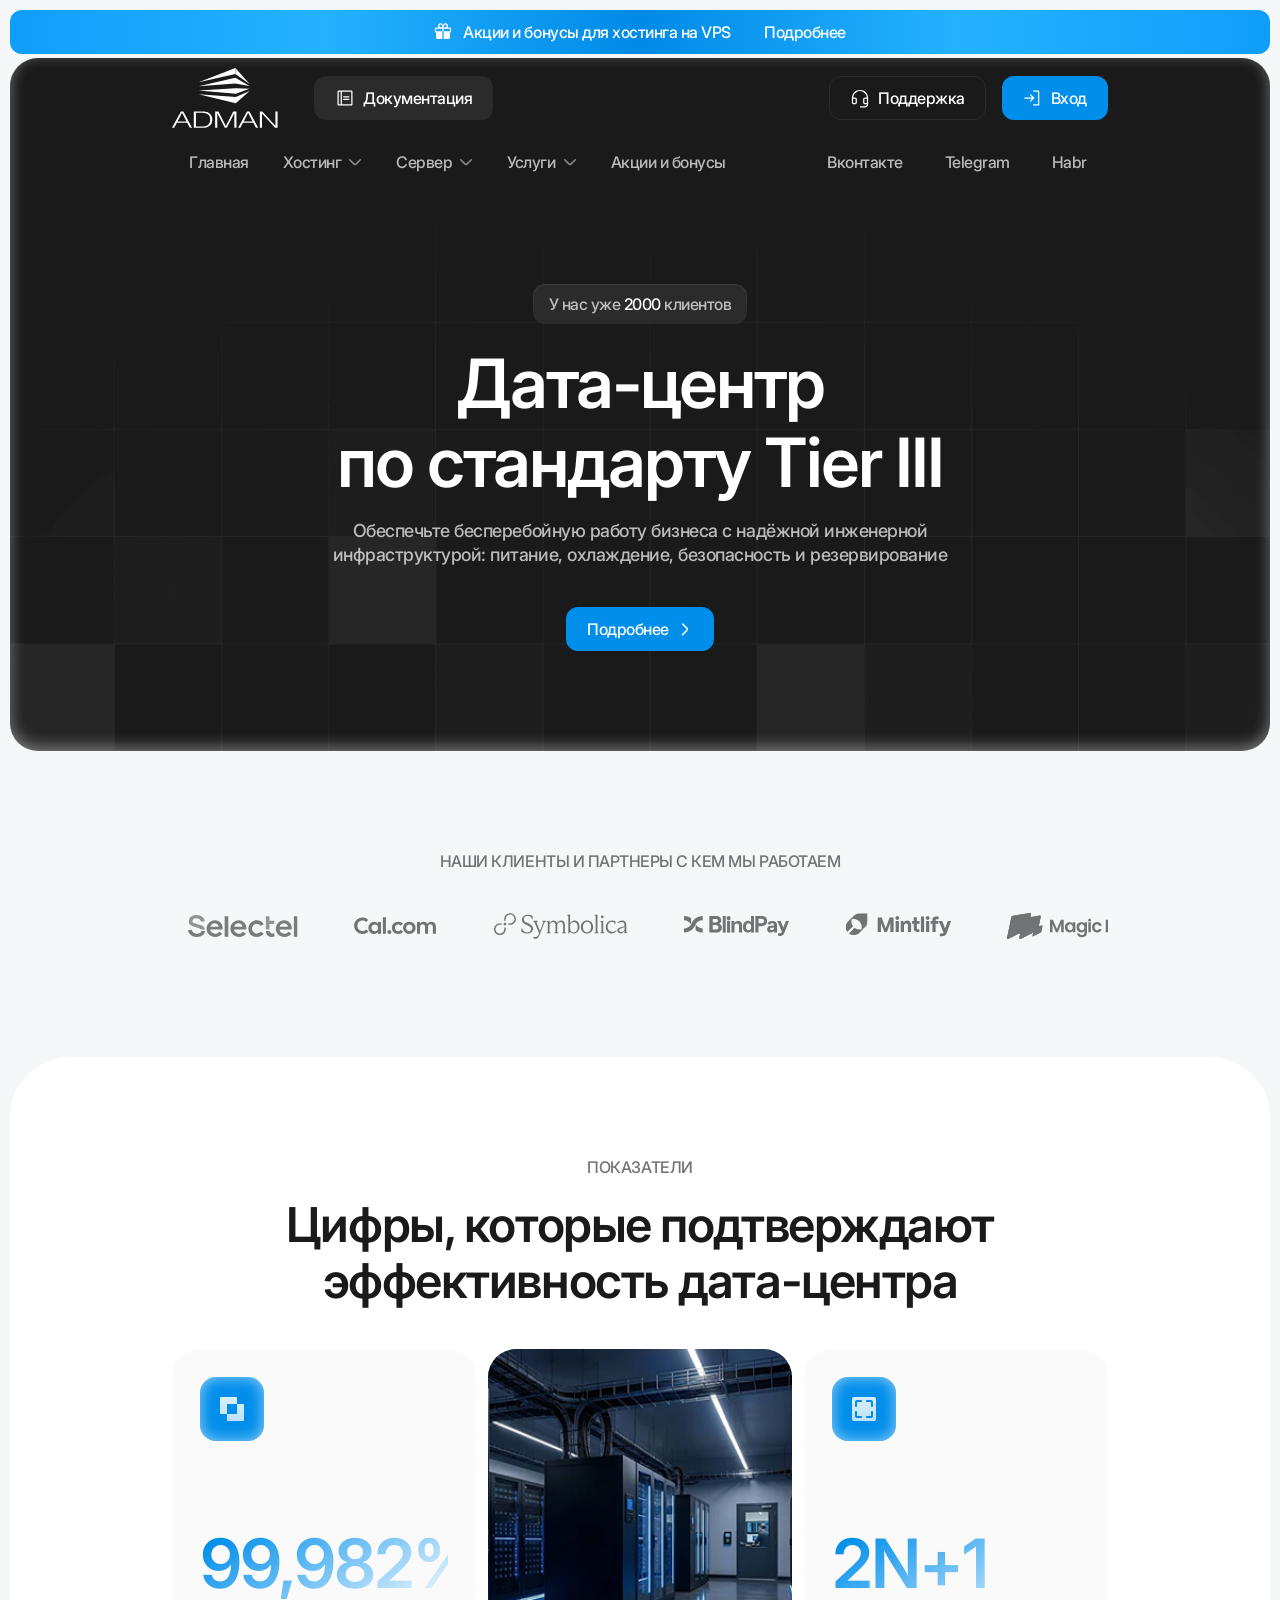
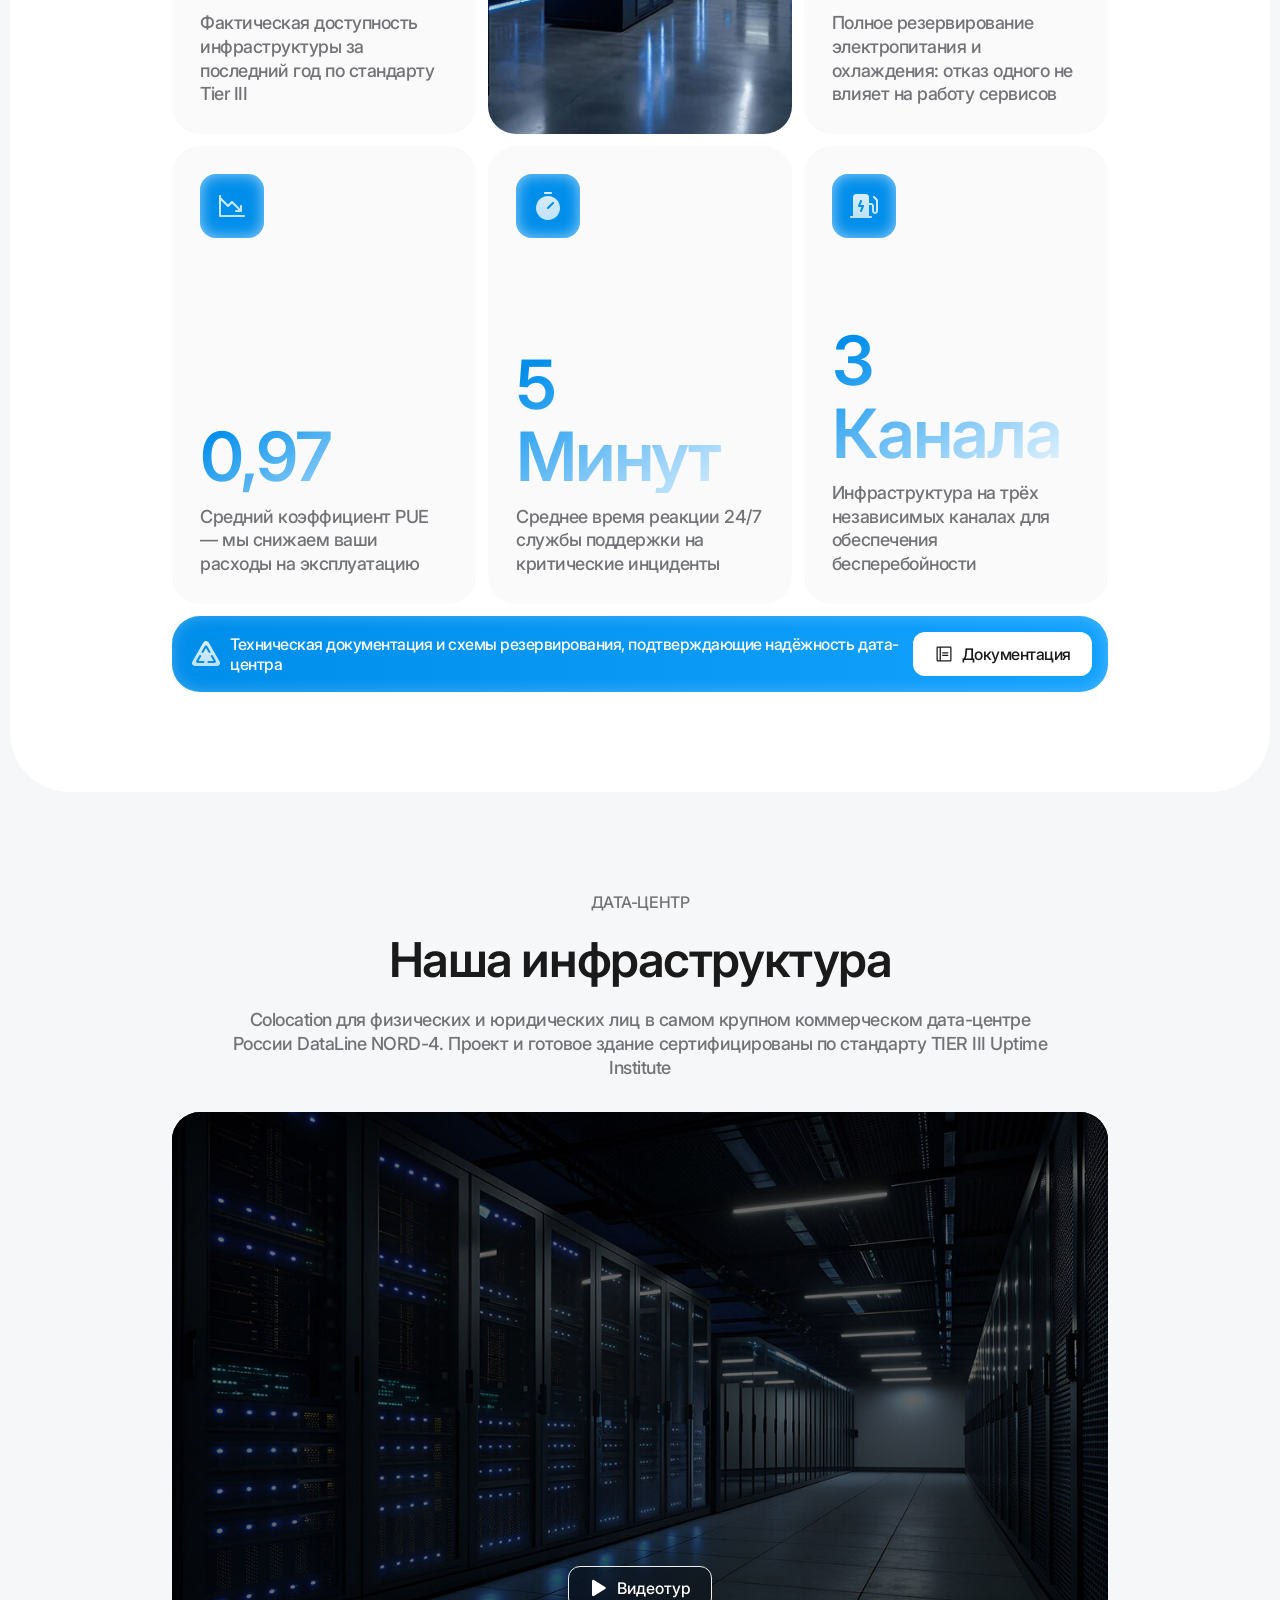
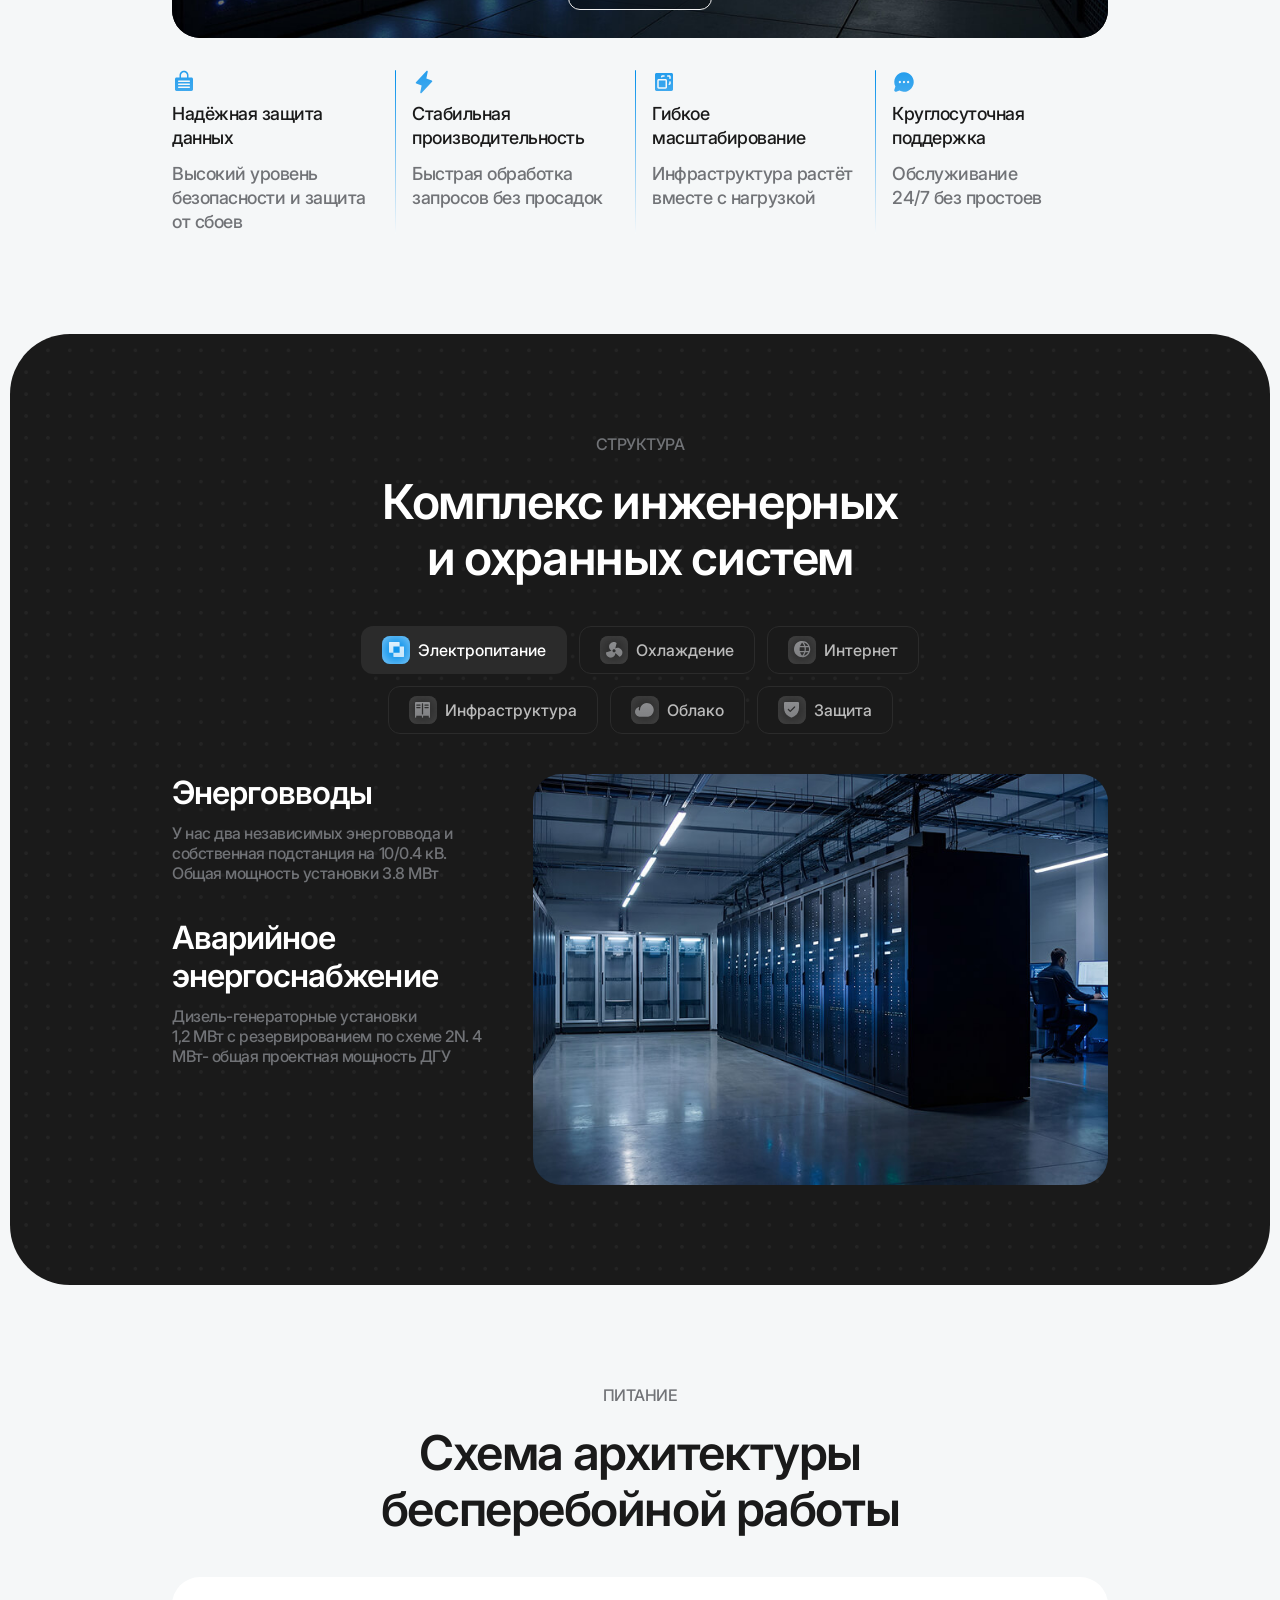
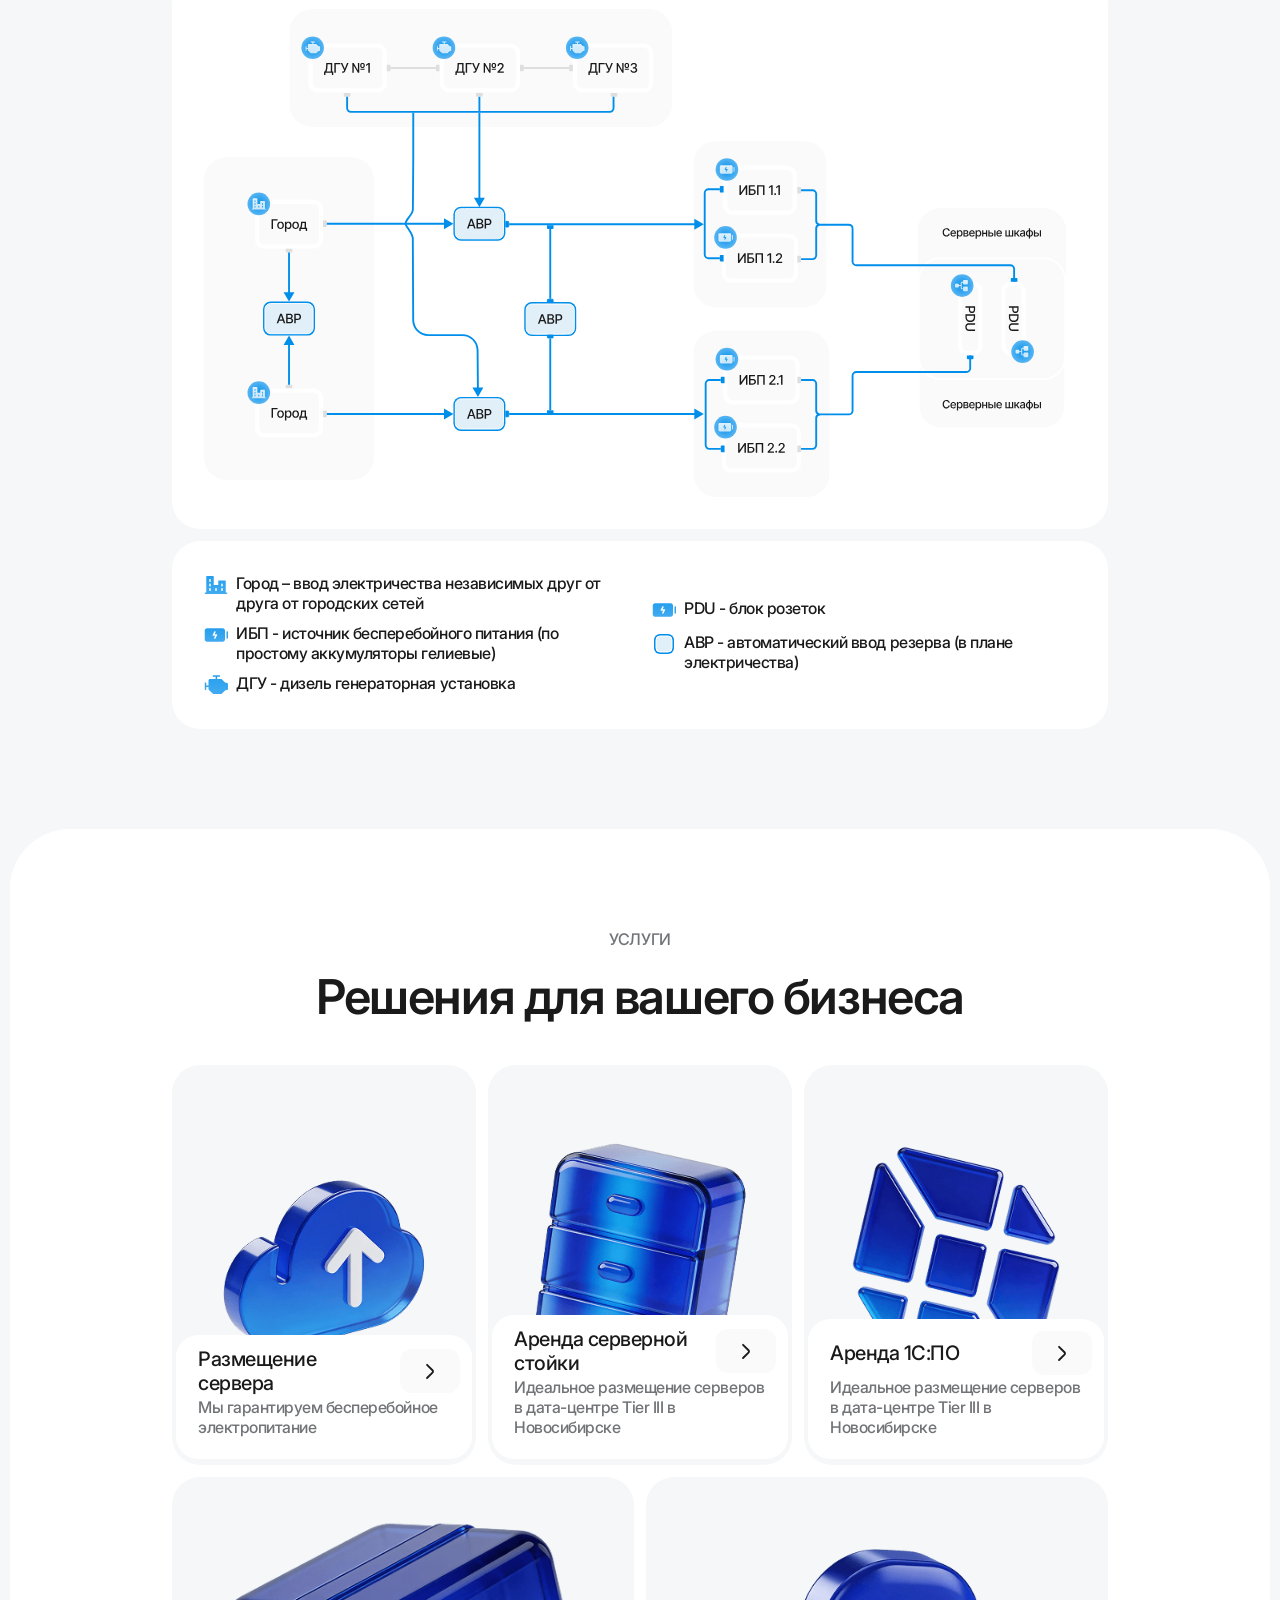
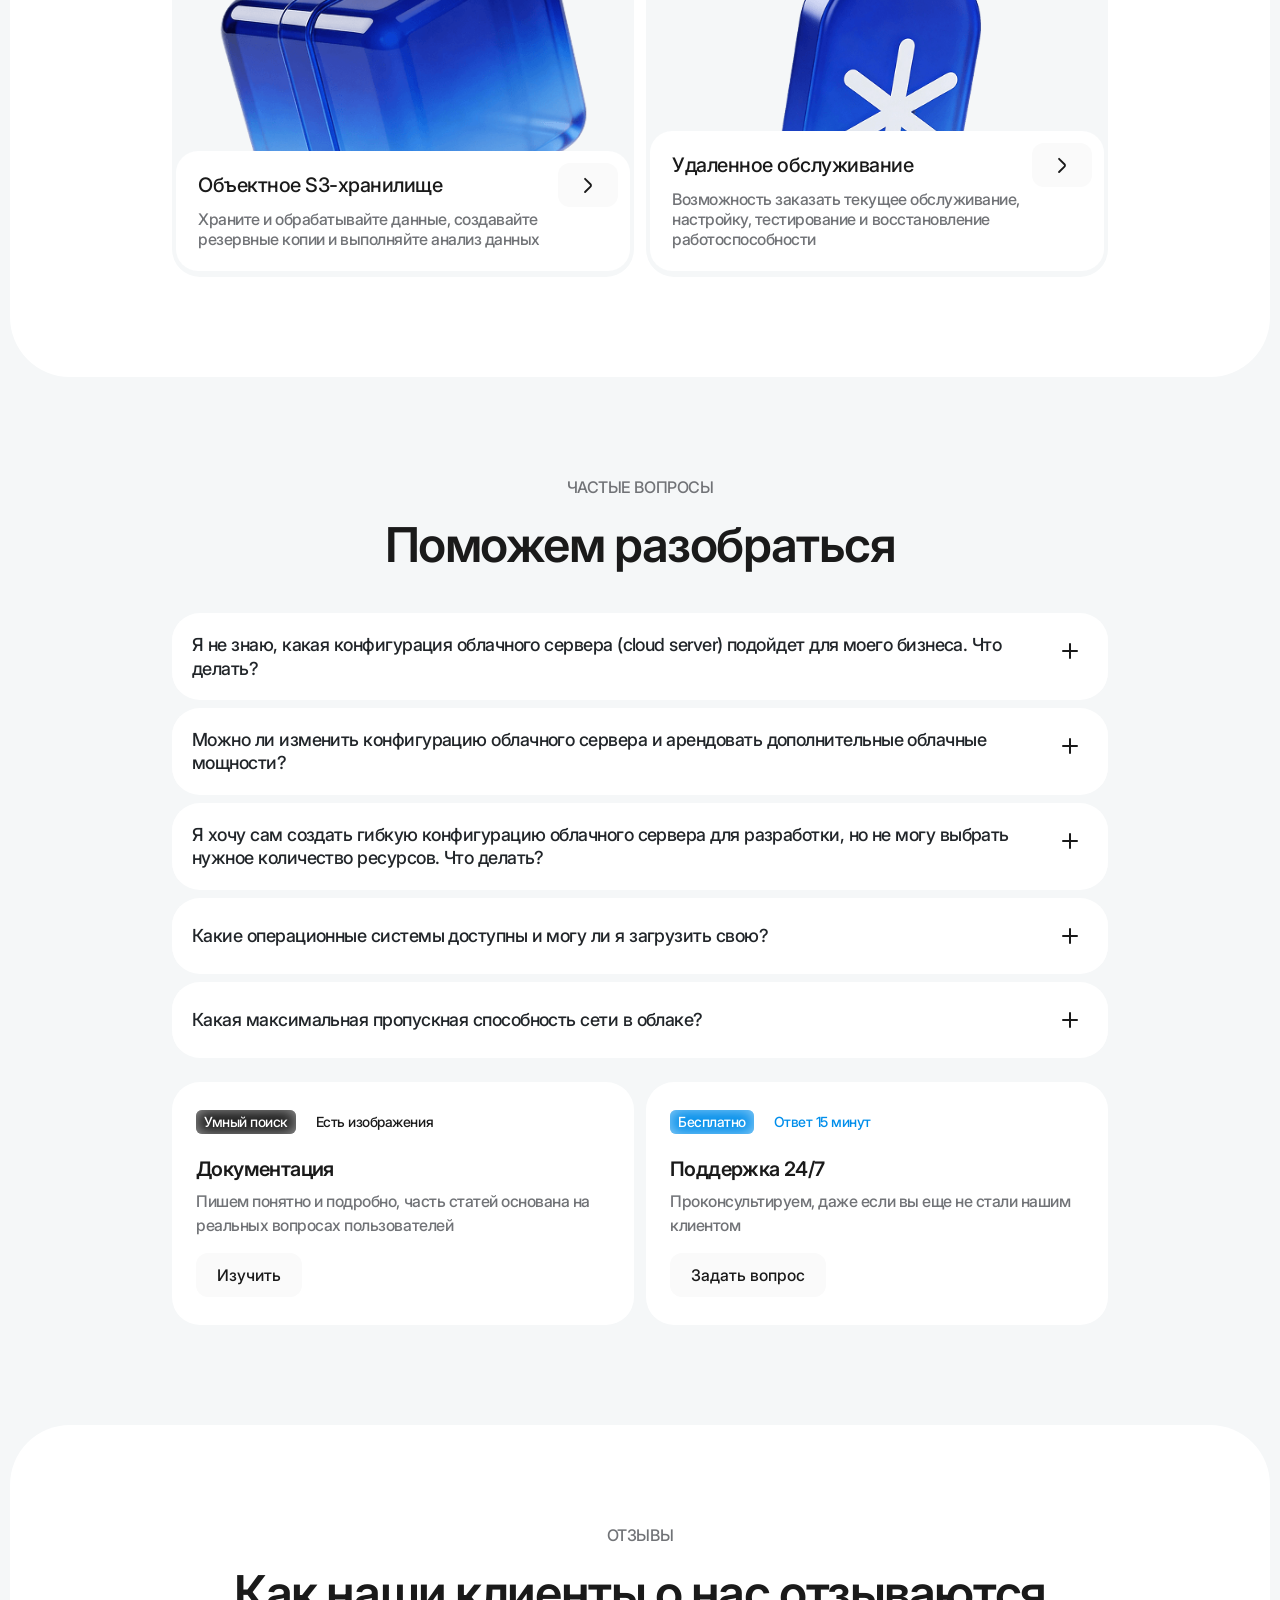
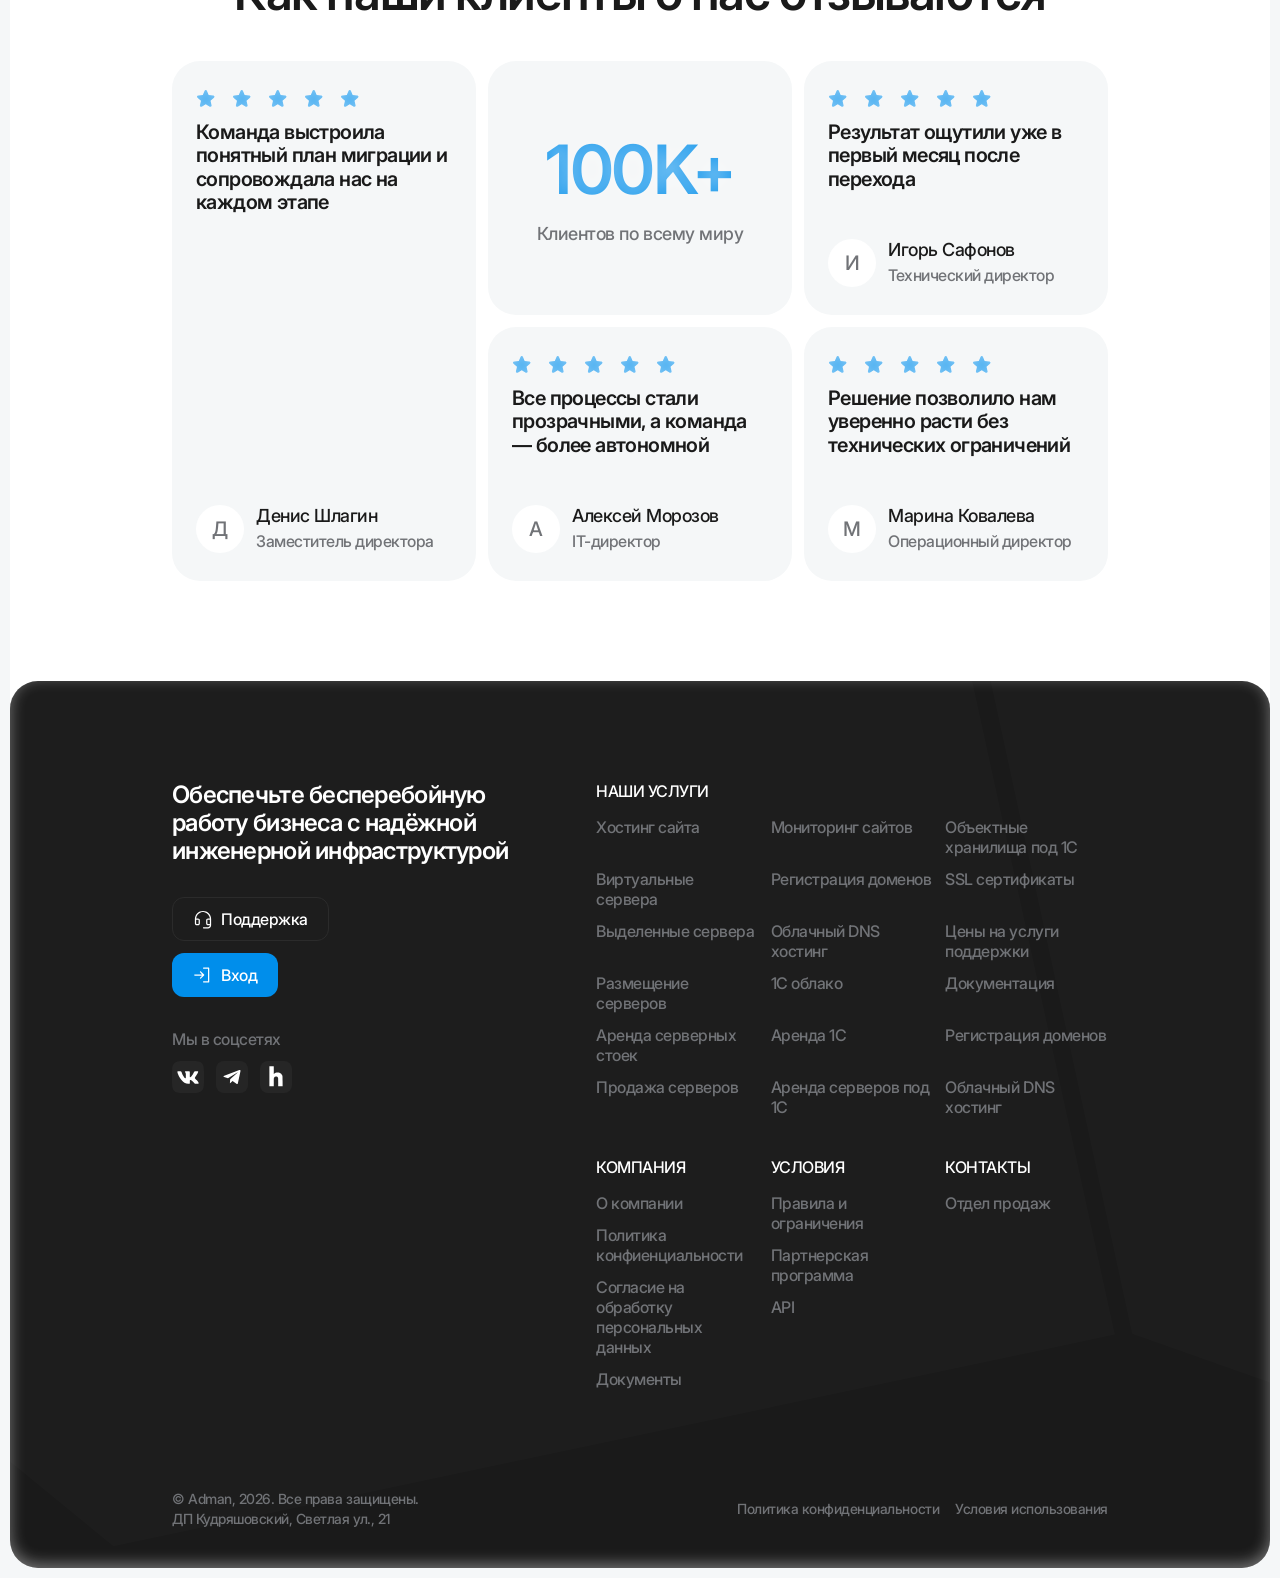
<file: index.html>
<!doctype html>
<html lang="ru">
  <head>
    <meta charset="utf-8" />
    <meta name="viewport" content="width=device-width, initial-scale=1.0" />
    <meta name="format-detection" content="telephone=no" />
    <link rel="shortcut icon" href="img/favicon.png" />
    <link rel="stylesheet" href="css/bootstrap.min.css" />
    <link rel="stylesheet" href="css/swiper-bundle.min.css" />
    <link rel="stylesheet" href="css/styles.css?v=3" />
    <title>Дата-центр Адман</title>
  </head>

  <body class="body">
    <a class="promotion body__promotion" href="#">
      <div class="container">
        <div class="promotion__content">
          <span class="text text--flex text--white promotion__text">
            <img class="text__icon" src="img/icons/gift-white.svg" alt="" />
            Акции и бонусы для хостинга на VPS
          </span>
          <span class="button promotion__button">
            <span class="button__text">Подробнее</span>
          </span>
        </div>
      </div>
    </a>

    <header class="header">
      <div class="header__content">
        <div class="container">
          <div class="header__top">
            <a class="header__logo" href="index.html">
              <img class="header__logo-img" src="img/logo.svg" alt="Logo" />
            </a>
            <a class="button button--dark-500 button--outline header__doc-button" href="#">
              <img class="button__icon" src="img/icons/doc-white.svg" alt="" />
              <span class="button__text">Документация</span>
            </a>
            <div class="header__actions">
              <a class="button button--border-dark-500 header__support-button" href="#">
                <img class="button__icon" src="img/icons/support-white.svg" alt="" />
                <span class="button__text">Поддержка</span>
              </a>
              <a class="button button--primary header__login-button" href="#">
                <img class="button__icon" src="img/icons/login-white.svg" alt="" />
                <span class="button__text">Вход</span>
              </a>
              <button class="button button--dark-500 header__menu-button js-open-menu">
                <span class="menu-icon"></span>
              </button>
            </div>
          </div>

          <nav class="header__nav">
            <ul class="header__menu">
              <li class="header__menu-item">
                <a class="button button--dropdown header__menu-link" href="index.html">
                  <span>Главная</span>
                </a>
              </li>
              <li class="header__menu-item header__menu-item--has-dropdown">
                <a class="button button--dropdown header__menu-link" href="#">
                  <span>Хостинг</span>
                  <svg width="13" height="7" viewBox="0 0 13 7" fill="none">
                    <path
                      d="M11.31 0.75L6.96333 5.09667C6.45 5.61 5.61 5.61 5.09667 5.09667L0.75 0.75"
                      stroke="currentColor"
                      stroke-width="1.5"
                      stroke-linecap="round"
                      stroke-linejoin="round" />
                  </svg>
                </a>
                <ul class="header__submenu">
                  <li class="header__submenu-item">
                    <a class="text text--white text--sm header__submenu-link" href="#">Виртуальный хостинг</a>
                  </li>
                  <li class="header__submenu-item">
                    <a class="text text--white text--sm header__submenu-link" href="#">1С облако</a>
                  </li>
                  <li class="header__submenu-item">
                    <a class="text text--white text--sm header__submenu-link" href="#">Регистрация домена</a>
                  </li>
                  <li class="header__submenu-item">
                    <a class="text text--white text--sm header__submenu-link" href="#">SSL сертификаты</a>
                  </li>
                </ul>
              </li>
              <li class="header__menu-item header__menu-item--has-dropdown">
                <a class="button button--dropdown header__menu-link" href="#">
                  <span>Сервер</span>
                  <svg width="13" height="7" viewBox="0 0 13 7" fill="none">
                    <path
                      d="M11.31 0.75L6.96333 5.09667C6.45 5.61 5.61 5.61 5.09667 5.09667L0.75 0.75"
                      stroke="currentColor"
                      stroke-width="1.5"
                      stroke-linecap="round"
                      stroke-linejoin="round" />
                  </svg>
                </a>
                <ul class="header__submenu">
                  <li class="header__submenu-item">
                    <a class="text text--white text--sm header__submenu-link" href="#">Виртуальный хостинг</a>
                  </li>
                  <li class="header__submenu-item">
                    <a class="text text--white text--sm header__submenu-link" href="#">1С облако</a>
                  </li>
                  <li class="header__submenu-item">
                    <a class="text text--white text--sm header__submenu-link" href="#">Регистрация домена</a>
                  </li>
                  <li class="header__submenu-item">
                    <a class="text text--white text--sm header__submenu-link" href="#">SSL сертификаты</a>
                  </li>
                </ul>
              </li>
              <li class="header__menu-item header__menu-item--has-dropdown">
                <a class="button button--dropdown header__menu-link" href="#">
                  <span>Услуги</span>
                  <svg width="13" height="7" viewBox="0 0 13 7" fill="none">
                    <path
                      d="M11.31 0.75L6.96333 5.09667C6.45 5.61 5.61 5.61 5.09667 5.09667L0.75 0.75"
                      stroke="currentColor"
                      stroke-width="1.5"
                      stroke-linecap="round"
                      stroke-linejoin="round" />
                  </svg>
                </a>
                <ul class="header__submenu">
                  <li class="header__submenu-item">
                    <a class="text text--white text--sm header__submenu-link" href="#">Виртуальный хостинг</a>
                  </li>
                  <li class="header__submenu-item">
                    <a class="text text--white text--sm header__submenu-link" href="#">1С облако</a>
                  </li>
                  <li class="header__submenu-item">
                    <a class="text text--white text--sm header__submenu-link" href="#">Регистрация домена</a>
                  </li>
                  <li class="header__submenu-item">
                    <a class="text text--white text--sm header__submenu-link" href="#">SSL сертификаты</a>
                  </li>
                </ul>
              </li>
              <li class="header__menu-item">
                <a class="button button--dropdown header__menu-link" href="#">
                  <span>Акции и бонусы</span>
                </a>
              </li>
            </ul>

            <ul class="header__socials">
              <li class="header__socials-item">
                <a class="button button--dropdown header__socials-link" href="#">Вконтакте</a>
              </li>
              <li class="header__socials-item">
                <a class="button button--dropdown header__socials-link" href="#">Telegram</a>
              </li>
              <li class="header__socials-item">
                <a class="button button--dropdown header__socials-link" href="#">Habr</a>
              </li>
            </ul>
          </nav>
        </div>
      </div>

      <section class="hero-banner header__hero-banner">
        <div class="container hero-banner__container">
          <div class="hero-banner__content text-center">
            <div class="hero-banner__badge">
              У нас уже
              <span class="hero-banner__badge-value">2000</span>
              клиентов
            </div>
            <h1 class="title title--1 title--white hero-banner__title">Дата-центр по&nbsp;стандарту Tier&nbsp;III</h1>
            <p class="text text--lg text--white-70 hero-banner__text">
              Обеспечьте бесперебойную работу бизнеса с&nbsp;надёжной инженерной инфраструктурой: питание, охлаждение, безопасность и
              резервирование
            </p>
            <a class="button button--primary button--lg hero-banner__button" href="#">
              Подробнее
              <img class="button__icon button__icon--right button__icon--sm" src="img/icons/right-white.svg" alt="" />
            </a>
          </div>
        </div>
      </section>
    </header>

    <main class="main">
      <section class="partners">
        <div class="container">
          <div class="partners__content">
            <div class="section-header partners__header">
              <h2 class="text text--gray text--upper text--center section-header__label">Наши клиенты и партнеры с кем мы работаем</h2>
            </div>

            <div class="partners__lists">
              <div class="partners__list">
                <div class="partners__item">
                  <img class="partners__logo" src="img/partners/selectel.svg" alt="" />
                </div>
                <div class="partners__item">
                  <img class="partners__logo" src="img/partners/calcom.svg" alt="" />
                </div>
                <div class="partners__item">
                  <img class="partners__logo" src="img/partners/symbolica.svg" alt="" />
                </div>
                <div class="partners__item">
                  <img class="partners__logo" src="img/partners/blindpay.svg" alt="" />
                </div>
                <div class="partners__item">
                  <img class="partners__logo" src="img/partners/mintlify.svg" alt="" />
                </div>
                <div class="partners__item">
                  <img class="partners__logo" src="img/partners/magic-patterns.svg" alt="" />
                </div>
                <div class="partners__item">
                  <img class="partners__logo" src="img/partners/fireworks-ai.svg" alt="" />
                </div>
                <div class="partners__item">
                  <img class="partners__logo" src="img/partners/plain.svg" alt="" />
                </div>
              </div>

              <div class="partners__list">
                <div class="partners__item">
                  <img class="partners__logo" src="img/partners/selectel.svg" alt="" />
                </div>
                <div class="partners__item">
                  <img class="partners__logo" src="img/partners/calcom.svg" alt="" />
                </div>
                <div class="partners__item">
                  <img class="partners__logo" src="img/partners/symbolica.svg" alt="" />
                </div>
                <div class="partners__item">
                  <img class="partners__logo" src="img/partners/blindpay.svg" alt="" />
                </div>
                <div class="partners__item">
                  <img class="partners__logo" src="img/partners/mintlify.svg" alt="" />
                </div>
                <div class="partners__item">
                  <img class="partners__logo" src="img/partners/magic-patterns.svg" alt="" />
                </div>
                <div class="partners__item">
                  <img class="partners__logo" src="img/partners/fireworks-ai.svg" alt="" />
                </div>
                <div class="partners__item">
                  <img class="partners__logo" src="img/partners/plain.svg" alt="" />
                </div>
              </div>

              <div class="partners__list">
                <div class="partners__item">
                  <img class="partners__logo" src="img/partners/selectel.svg" alt="" />
                </div>
                <div class="partners__item">
                  <img class="partners__logo" src="img/partners/calcom.svg" alt="" />
                </div>
                <div class="partners__item">
                  <img class="partners__logo" src="img/partners/symbolica.svg" alt="" />
                </div>
                <div class="partners__item">
                  <img class="partners__logo" src="img/partners/blindpay.svg" alt="" />
                </div>
                <div class="partners__item">
                  <img class="partners__logo" src="img/partners/mintlify.svg" alt="" />
                </div>
                <div class="partners__item">
                  <img class="partners__logo" src="img/partners/magic-patterns.svg" alt="" />
                </div>
                <div class="partners__item">
                  <img class="partners__logo" src="img/partners/fireworks-ai.svg" alt="" />
                </div>
                <div class="partners__item">
                  <img class="partners__logo" src="img/partners/plain.svg" alt="" />
                </div>
              </div>
            </div>
          </div>
        </div>
      </section>

      <section class="stats">
        <div class="container">
          <div class="stats__content">
            <div class="section-header stats__header">
              <p class="text text--gray text--upper section-header__label">Показатели</p>
              <h2 class="title title--2 section-header__title">Цифры, которые подтверждают эффективность дата-центра</h2>
            </div>

            <div class="row g-md-12 g-2">
              <div class="col-12 col-md-6 col-lg-4 stats__col">
                <div class="stats-card">
                  <div class="stats-card__icon">
                    <img class="stats-card__icon-img" src="img/stats/icons/1.svg" alt="" />
                  </div>
                  <p class="title title--1 title--primary-gradient stats-card__value">99,982%</p>
                  <p class="text text--lg text--gray stats-card__text">
                    Фактическая доступность инфраструктуры за последний год&nbsp;по&nbsp;стандарту Tier III
                  </p>
                </div>
              </div>
              <div class="col-12 col-md-6 col-lg-4 stats__col">
                <div class="stats-media">
                  <img class="stats-media__img" src="img/stats/img.jpg" alt="" />
                </div>
              </div>
              <div class="col-12 col-md-6 col-lg-4 stats__col">
                <div class="stats-card">
                  <div class="stats-card__icon">
                    <img class="stats-card__icon-img" src="img/stats/icons/2.svg" alt="" />
                  </div>
                  <p class="title title--1 title--primary-gradient stats-card__value">2N+1</p>
                  <p class="text text--lg text--gray stats-card__text">
                    Полное резервирование электропитания и охлаждения: отказ одного не влияет на работу сервисов
                  </p>
                </div>
              </div>
              <div class="col-12 col-md-6 col-lg-4 stats__col">
                <div class="stats-card">
                  <div class="stats-card__icon">
                    <img class="stats-card__icon-img" src="img/stats/icons/3.svg" alt="" />
                  </div>
                  <p class="title title--1 title--primary-gradient stats-card__value">0,97</p>
                  <p class="text text--lg text--gray stats-card__text">
                    Средний коэффициент PUE — мы&nbsp;снижаем ваши расходы на эксплуатацию
                  </p>
                </div>
              </div>
              <div class="col-12 col-md-6 col-lg-4 stats__col">
                <div class="stats-card">
                  <div class="stats-card__icon">
                    <img class="stats-card__icon-img" src="img/stats/icons/4.svg" alt="" />
                  </div>
                  <p class="title title--1 title--primary-gradient stats-card__value">5 Минут</p>
                  <p class="text text--lg text--gray stats-card__text">
                    Среднее время реакции 24/7 службы поддержки на критические инциденты
                  </p>
                </div>
              </div>
              <div class="col-12 col-md-6 col-lg-4 stats__col">
                <div class="stats-card">
                  <div class="stats-card__icon">
                    <img class="stats-card__icon-img" src="img/stats/icons/5.svg" alt="" />
                  </div>
                  <p class="title title--1 title--primary-gradient stats-card__value">3 Канала</p>
                  <p class="text text--lg text--gray stats-card__text">
                    Инфраструктура на трёх независимых каналах для обеспечения бесперебойности
                  </p>
                </div>
              </div>
            </div>
            <div class="doc-banner stats__doc-banner">
              <img class="doc-banner__icon" src="img/stats/icons/doc.svg" alt="" />
              <div class="doc-banner__main">
                <p class="text text--white doc-banner__text">
                  Техническая документация и схемы резервирования, подтверждающие надёжность дата-центра
                </p>
                <a class="button button--white doc-banner__button" href="#">
                  <img class="button__icon" src="img/icons/doc.svg" alt="" />
                  Документация
                </a>
              </div>
            </div>
          </div>
        </div>
      </section>

      <section class="data-center">
        <div class="container">
          <div class="data-center__content">
            <div class="section-header data-center__header">
              <p class="text text--gray text--upper section-header__label">Дата-центр</p>
              <h2 class="title title--2 section-header__title">Наша инфраструктура</h2>
              <p class="text text--lg text--gray section-header__text">
                Colocation для физических и юридических лиц в самом крупном коммерческом дата-центре России DataLine NORD-4. Проект и
                готовое здание сертифицированы по стандарту TIER III Uptime Institute
              </p>
            </div>

            <div class="video data-center__video" data-src="video/data-center.mp4">
              <div class="video__overlay">
                <img class="video__overlay-img" src="img/data-center/video-overlay.jpg" alt="" />
              </div>
              <button class="button button--play video__play-button" type="button" aria-label="Воспроизвести видеотур">
                <img class="button__icon" src="img/icons/play-white.svg" alt="" />
                Видеотур
              </button>
            </div>

            <div class="data-center__features">
              <ul class="row gy-24 gy-md-12">
                <li class="col-12 col-lg-3 col-sm-6 data-center__feature-box">
                  <div class="data-feature data-center__feature">
                    <img class="data-feature__icon" src="img/data-center/features/1.svg" alt="" />
                    <h3 class="text text--lg data-feature__title">Надёжная защита данных</h3>
                    <p class="text text--lg text--gray data-feature__text">Высокий уровень безопасности и&nbsp;защита от&nbsp;сбоев</p>
                  </div>
                </li>
                <li class="col-12 col-lg-3 col-sm-6 data-center__feature-box">
                  <div class="data-feature data-center__feature">
                    <img class="data-feature__icon" src="img/data-center/features/2.svg" alt="" />
                    <h3 class="text text--lg data-feature__title">Стабильная производительность</h3>
                    <p class="text text--lg text--gray data-feature__text">Быстрая обработка запросов без&nbsp;просадок</p>
                  </div>
                </li>
                <li class="col-12 col-lg-3 col-sm-6 data-center__feature-box">
                  <div class="data-feature data-center__feature">
                    <img class="data-feature__icon" src="img/data-center/features/3.svg" alt="" />
                    <h3 class="text text--lg data-feature__title">Гибкое масштабирование</h3>
                    <p class="text text--lg text--gray data-feature__text">Инфраструктура растёт вместе с&nbsp;нагрузкой</p>
                  </div>
                </li>
                <li class="col-12 col-lg-3 col-sm-6 data-center__feature-box">
                  <div class="data-feature data-center__feature">
                    <img class="data-feature__icon" src="img/data-center/features/4.svg" alt="" />
                    <h3 class="text text--lg data-feature__title">Круглосуточная поддержка</h3>
                    <p class="text text--lg text--gray data-feature__text">Обслуживание 24/7&nbsp;без&nbsp;простоев</p>
                  </div>
                </li>
              </ul>
            </div>
          </div>
        </div>
      </section>

      <section class="systems">
        <div class="container">
          <div class="systems__content">
            <div class="section-header systems__header">
              <p class="text text--gray text--upper section-header__label">Структура</p>
              <h2 class="title title--2 title--white section-header__title">Комплекс инженерных и&nbsp;охранных систем</h2>
            </div>

            <ul class="nav systems__tabs-buttons" role="tablist">
              <li class="nav-item" role="presentation">
                <button
                  class="nav-link button button--nav active systems__tabs-button"
                  id="systems-tab-1"
                  data-bs-toggle="tab"
                  data-bs-target="#systems-panel-1"
                  type="button"
                  role="tab"
                  aria-controls="systems-panel-1"
                  aria-selected="true">
                  <span class="icon icon--xl icon--nav button__icon button__icon--xl">
                    <svg width="15" height="15" viewBox="0 0 15 15" fill="none" xmlns="http://www.w3.org/2000/svg">
                      <foreignObject x="-2" y="-2" width="19" height="19">
                        <div
                          xmlns="http://www.w3.org/1999/xhtml"
                          style="
                            backdrop-filter: blur(1px);
                            clip-path: url(#bgblur_0_303_10851_clip_path);
                            height: 100%;
                            width: 100%;
                          "></div>
                      </foreignObject>
                      <path
                        data-figma-bg-blur-radius="2"
                        d="M4.375 4.375V10.625H0.625C0.45924 10.625 0.300269 10.5592 0.183058 10.4419C0.0658481 10.3247 0 10.1658 0 10V0.625C0 0.45924 0.0658481 0.300269 0.183058 0.183058C0.300269 0.0658481 0.45924 0 0.625 0H10C10.1658 0 10.3247 0.0658481 10.4419 0.183058C10.5592 0.300269 10.625 0.45924 10.625 0.625V4.375H4.375ZM14.375 4.375H10.625V10.625H4.375V14.375C4.375 14.5408 4.44085 14.6997 4.55806 14.8169C4.67527 14.9342 4.83424 15 5 15H14.375C14.5408 15 14.6997 14.9342 14.8169 14.8169C14.9342 14.6997 15 14.5408 15 14.375V5C15 4.83424 14.9342 4.67527 14.8169 4.55806C14.6997 4.44085 14.5408 4.375 14.375 4.375Z"
                        fill="url(#paint0_linear_303_10851)" />
                      <defs>
                        <clipPath id="bgblur_0_303_10851_clip_path" transform="translate(2 2)">
                          <path
                            d="M4.375 4.375V10.625H0.625C0.45924 10.625 0.300269 10.5592 0.183058 10.4419C0.0658481 10.3247 0 10.1658 0 10V0.625C0 0.45924 0.0658481 0.300269 0.183058 0.183058C0.300269 0.0658481 0.45924 0 0.625 0H10C10.1658 0 10.3247 0.0658481 10.4419 0.183058C10.5592 0.300269 10.625 0.45924 10.625 0.625V4.375H4.375ZM14.375 4.375H10.625V10.625H4.375V14.375C4.375 14.5408 4.44085 14.6997 4.55806 14.8169C4.67527 14.9342 4.83424 15 5 15H14.375C14.5408 15 14.6997 14.9342 14.8169 14.8169C14.9342 14.6997 15 14.5408 15 14.375V5C15 4.83424 14.9342 4.67527 14.8169 4.55806C14.6997 4.44085 14.5408 4.375 14.375 4.375Z" />
                        </clipPath>
                        <linearGradient
                          id="paint0_linear_303_10851"
                          x1="7.5"
                          y1="-6.5625"
                          x2="7.5"
                          y2="20.9375"
                          gradientUnits="userSpaceOnUse">
                          <stop class="stop-start" offset="0%" />
                          <stop class="stop-end" offset="100%" />
                        </linearGradient>
                      </defs>
                    </svg>
                  </span>
                  <span>Электропитание</span>
                </button>
              </li>
              <li class="nav-item" role="presentation">
                <button
                  class="nav-link button button--nav systems__tabs-button"
                  id="systems-tab-2"
                  data-bs-toggle="tab"
                  data-bs-target="#systems-panel-2"
                  type="button"
                  role="tab"
                  aria-controls="systems-panel-2"
                  aria-selected="false">
                  <span class="icon icon--xl icon--nav button__icon button__icon--xl">
                    <svg width="17" height="16" viewBox="0 0 17 16" fill="none" xmlns="http://www.w3.org/2000/svg">
                      <foreignObject x="-2" y="-2" width="20.4121" height="19.7288">
                        <div
                          xmlns="http://www.w3.org/1999/xhtml"
                          style="
                            backdrop-filter: blur(1px);
                            clip-path: url(#bgblur_0_326_10088_clip_path);
                            height: 100%;
                            width: 100%;
                          "></div>
                      </foreignObject>
                      <path
                        data-figma-bg-blur-radius="2"
                        d="M16.2532 9.28419C16.0639 8.57722 15.7118 7.92439 15.2249 7.37797C14.738 6.83156 14.1299 6.40674 13.4493 6.13754C12.7688 5.86834 12.0346 5.76223 11.3057 5.82772C10.5768 5.89321 9.87331 6.12847 9.25163 6.51466L10.5321 1.40216C10.5639 1.27514 10.5549 1.14135 10.5066 1.01968C10.4582 0.898005 10.3729 0.794592 10.2626 0.724036C9.731 0.388376 9.13733 0.163074 8.51691 0.0615389C7.89648 -0.0399966 7.26197 -0.0156916 6.65113 0.133008C6.04029 0.281707 5.4656 0.551762 4.96127 0.927103C4.45693 1.30244 4.03324 1.7754 3.71543 2.31783C3.39761 2.86026 3.19216 3.46108 3.11129 4.08454C3.03042 4.708 3.07579 5.34135 3.2447 5.94691C3.41361 6.55248 3.70261 7.11787 4.0945 7.60947C4.48639 8.10106 4.97316 8.50879 5.52585 8.80841L0.457882 10.2561C0.331976 10.2919 0.220509 10.3664 0.139208 10.469C0.0579072 10.5716 0.0108782 10.6972 0.00475726 10.8279C-0.0433434 11.8951 0.274473 12.9466 0.905577 13.8084C1.53668 14.6703 2.44322 15.2907 3.47507 15.567C3.87305 15.6739 4.2833 15.7282 4.69538 15.7287C5.32332 15.7271 5.94453 15.5994 6.52223 15.3533C7.09994 15.1072 7.62237 14.7477 8.0586 14.296C8.49483 13.8443 8.83598 13.3097 9.06184 12.7238C9.2877 12.1379 9.39368 11.5126 9.37351 10.885L13.161 14.5506C13.2552 14.6417 13.3756 14.7009 13.5053 14.7199C13.635 14.7388 13.7674 14.7165 13.8837 14.6561C14.8313 14.1644 15.5828 13.3639 16.0136 12.3871C16.4445 11.4102 16.529 10.3156 16.2532 9.28419ZM8.24069 10.2881C7.93397 10.3258 7.62294 10.2717 7.34696 10.1327C7.07097 9.99361 6.84242 9.77584 6.6902 9.50689C6.53798 9.23794 6.46894 8.9299 6.4918 8.6217C6.51466 8.31351 6.62839 8.01902 6.81862 7.77547C7.00885 7.53192 7.26703 7.35025 7.56051 7.25343C7.85399 7.15662 8.16959 7.149 8.4674 7.23155C8.7652 7.3141 9.03184 7.48311 9.2336 7.71721C9.43535 7.9513 9.56316 8.23996 9.60085 8.54669C9.6514 8.95798 9.53649 9.37251 9.28141 9.69908C9.02634 10.0257 8.65198 10.2375 8.24069 10.2881Z"
                        fill="url(#paint0_linear_326_10088)" />
                      <defs>
                        <clipPath id="bgblur_0_326_10088_clip_path" transform="translate(2 2)">
                          <path
                            d="M16.2532 9.28419C16.0639 8.57722 15.7118 7.92439 15.2249 7.37797C14.738 6.83156 14.1299 6.40674 13.4493 6.13754C12.7688 5.86834 12.0346 5.76223 11.3057 5.82772C10.5768 5.89321 9.87331 6.12847 9.25163 6.51466L10.5321 1.40216C10.5639 1.27514 10.5549 1.14135 10.5066 1.01968C10.4582 0.898005 10.3729 0.794592 10.2626 0.724036C9.731 0.388376 9.13733 0.163074 8.51691 0.0615389C7.89648 -0.0399966 7.26197 -0.0156916 6.65113 0.133008C6.04029 0.281707 5.4656 0.551762 4.96127 0.927103C4.45693 1.30244 4.03324 1.7754 3.71543 2.31783C3.39761 2.86026 3.19216 3.46108 3.11129 4.08454C3.03042 4.708 3.07579 5.34135 3.2447 5.94691C3.41361 6.55248 3.70261 7.11787 4.0945 7.60947C4.48639 8.10106 4.97316 8.50879 5.52585 8.80841L0.457882 10.2561C0.331976 10.2919 0.220509 10.3664 0.139208 10.469C0.0579072 10.5716 0.0108782 10.6972 0.00475726 10.8279C-0.0433434 11.8951 0.274473 12.9466 0.905577 13.8084C1.53668 14.6703 2.44322 15.2907 3.47507 15.567C3.87305 15.6739 4.2833 15.7282 4.69538 15.7287C5.32332 15.7271 5.94453 15.5994 6.52223 15.3533C7.09994 15.1072 7.62237 14.7477 8.0586 14.296C8.49483 13.8443 8.83598 13.3097 9.06184 12.7238C9.2877 12.1379 9.39368 11.5126 9.37351 10.885L13.161 14.5506C13.2552 14.6417 13.3756 14.7009 13.5053 14.7199C13.635 14.7388 13.7674 14.7165 13.8837 14.6561C14.8313 14.1644 15.5828 13.3639 16.0136 12.3871C16.4445 11.4102 16.529 10.3156 16.2532 9.28419ZM8.24069 10.2881C7.93397 10.3258 7.62294 10.2717 7.34696 10.1327C7.07097 9.99361 6.84242 9.77584 6.6902 9.50689C6.53798 9.23794 6.46894 8.9299 6.4918 8.6217C6.51466 8.31351 6.62839 8.01902 6.81862 7.77547C7.00885 7.53192 7.26703 7.35025 7.56051 7.25343C7.85399 7.15662 8.16959 7.149 8.4674 7.23155C8.7652 7.3141 9.03184 7.48311 9.2336 7.71721C9.43535 7.9513 9.56316 8.23996 9.60085 8.54669C9.6514 8.95798 9.53649 9.37251 9.28141 9.69908C9.02634 10.0257 8.65198 10.2375 8.24069 10.2881Z" />
                        </clipPath>
                        <linearGradient
                          id="paint0_linear_326_10088"
                          x1="8.20617"
                          y1="-6.88132"
                          x2="8.20617"
                          y2="21.9547"
                          gradientUnits="userSpaceOnUse">
                          <stop class="stop-start" offset="0%" />
                          <stop class="stop-end" offset="100%" />
                        </linearGradient>
                      </defs>
                    </svg>
                  </span>
                  <span>Охлаждение</span>
                </button>
              </li>
              <li class="nav-item" role="presentation">
                <button
                  class="nav-link button button--nav systems__tabs-button"
                  id="systems-tab-3"
                  data-bs-toggle="tab"
                  data-bs-target="#systems-panel-3"
                  type="button"
                  role="tab"
                  aria-controls="systems-panel-3"
                  aria-selected="false">
                  <span class="icon icon--xl icon--nav button__icon button__icon--xl">
                    <svg width="17" height="17" viewBox="0 0 17 17" fill="none" xmlns="http://www.w3.org/2000/svg">
                      <foreignObject x="-2" y="-2" width="20.25" height="20.25">
                        <div
                          xmlns="http://www.w3.org/1999/xhtml"
                          style="
                            backdrop-filter: blur(1px);
                            clip-path: url(#bgblur_0_326_10085_clip_path);
                            height: 100%;
                            width: 100%;
                          "></div>
                      </foreignObject>
                      <path
                        data-figma-bg-blur-radius="2"
                        d="M8.125 0C6.51803 0 4.94714 0.476523 3.611 1.36931C2.27485 2.2621 1.23344 3.53105 0.618482 5.0157C0.00352044 6.50035 -0.157382 8.13401 0.156123 9.71011C0.469628 11.2862 1.24346 12.7339 2.37976 13.8702C3.51606 15.0065 4.9638 15.7804 6.5399 16.0939C8.11599 16.4074 9.74966 16.2465 11.2343 15.6315C12.719 15.0166 13.9879 13.9752 14.8807 12.639C15.7735 11.3029 16.25 9.73197 16.25 8.125C16.2475 5.97088 15.3907 3.90569 13.8675 2.3825C12.3443 0.859302 10.2791 0.00248123 8.125 0ZM14.2469 5H11.4617C11.1109 3.71322 10.5198 2.50445 9.71953 1.4375C10.6865 1.66979 11.5918 2.10842 12.3734 2.72332C13.155 3.33823 13.7943 4.11487 14.2477 5H14.2469ZM15 8.125C15.0006 8.75903 14.913 9.39007 14.7398 10H11.7313C11.923 8.75735 11.923 7.49265 11.7313 6.25H14.7398C14.913 6.85993 15.0006 7.49097 15 8.125ZM8.125 1.48438C9.06081 2.48639 9.75554 3.68881 10.1563 5H6.09375C6.49395 3.68859 7.18875 2.48606 8.125 1.48438ZM6.09375 11.25H10.1563C9.75605 12.5614 9.06126 13.7639 8.125 14.7656C7.18919 13.7636 6.49446 12.5612 6.09375 11.25ZM5.78907 10C5.57443 8.75921 5.57443 7.49079 5.78907 6.25H10.4672C10.6818 7.49079 10.6818 8.75921 10.4672 10H5.78907ZM9.72266 14.8125C10.5229 13.7455 11.1141 12.5368 11.4648 11.25H14.2508C13.7971 12.1355 13.1573 12.9123 12.3751 13.5272C11.593 14.1422 10.6871 14.5806 9.71953 14.8125H9.72266Z"
                        fill="url(#paint0_linear_326_10085)" />
                      <defs>
                        <clipPath id="bgblur_0_326_10085_clip_path" transform="translate(2 2)">
                          <path
                            d="M8.125 0C6.51803 0 4.94714 0.476523 3.611 1.36931C2.27485 2.2621 1.23344 3.53105 0.618482 5.0157C0.00352044 6.50035 -0.157382 8.13401 0.156123 9.71011C0.469628 11.2862 1.24346 12.7339 2.37976 13.8702C3.51606 15.0065 4.9638 15.7804 6.5399 16.0939C8.11599 16.4074 9.74966 16.2465 11.2343 15.6315C12.719 15.0166 13.9879 13.9752 14.8807 12.639C15.7735 11.3029 16.25 9.73197 16.25 8.125C16.2475 5.97088 15.3907 3.90569 13.8675 2.3825C12.3443 0.859302 10.2791 0.00248123 8.125 0ZM14.2469 5H11.4617C11.1109 3.71322 10.5198 2.50445 9.71953 1.4375C10.6865 1.66979 11.5918 2.10842 12.3734 2.72332C13.155 3.33823 13.7943 4.11487 14.2477 5H14.2469ZM15 8.125C15.0006 8.75903 14.913 9.39007 14.7398 10H11.7313C11.923 8.75735 11.923 7.49265 11.7313 6.25H14.7398C14.913 6.85993 15.0006 7.49097 15 8.125ZM8.125 1.48438C9.06081 2.48639 9.75554 3.68881 10.1563 5H6.09375C6.49395 3.68859 7.18875 2.48606 8.125 1.48438ZM6.09375 11.25H10.1563C9.75605 12.5614 9.06126 13.7639 8.125 14.7656C7.18919 13.7636 6.49446 12.5612 6.09375 11.25ZM5.78907 10C5.57443 8.75921 5.57443 7.49079 5.78907 6.25H10.4672C10.6818 7.49079 10.6818 8.75921 10.4672 10H5.78907ZM9.72266 14.8125C10.5229 13.7455 11.1141 12.5368 11.4648 11.25H14.2508C13.7971 12.1355 13.1573 12.9123 12.3751 13.5272C11.593 14.1422 10.6871 14.5806 9.71953 14.8125H9.72266Z" />
                        </clipPath>
                        <linearGradient
                          id="paint0_linear_326_10085"
                          x1="8.125"
                          y1="-7.10938"
                          x2="8.125"
                          y2="22.6823"
                          gradientUnits="userSpaceOnUse">
                          <stop class="stop-start" offset="0%" />
                          <stop class="stop-end" offset="100%" />
                        </linearGradient>
                      </defs>
                    </svg>
                  </span>
                  <span>Интернет</span>
                </button>
              </li>
              <li class="nav-item" role="presentation">
                <button
                  class="nav-link button button--nav systems__tabs-button"
                  id="systems-tab-4"
                  data-bs-toggle="tab"
                  data-bs-target="#systems-panel-4"
                  type="button"
                  role="tab"
                  aria-controls="systems-panel-4"
                  aria-selected="false">
                  <span class="icon icon--xl icon--nav button__icon button__icon--xl">
                    <svg width="15" height="16" viewBox="0 0 15 16" fill="none" xmlns="http://www.w3.org/2000/svg">
                      <foreignObject x="-2" y="-2" width="19" height="19.625">
                        <div
                          xmlns="http://www.w3.org/1999/xhtml"
                          style="
                            backdrop-filter: blur(1px);
                            clip-path: url(#bgblur_0_326_10082_clip_path);
                            height: 100%;
                            width: 100%;
                          "></div>
                      </foreignObject>
                      <path
                        data-figma-bg-blur-radius="2"
                        d="M13.75 0H1.25C0.918479 0 0.600537 0.131696 0.366116 0.366116C0.131696 0.600537 0 0.918479 0 1.25V15C0 15.1658 0.0658481 15.3247 0.183058 15.4419C0.300269 15.5592 0.45924 15.625 0.625 15.625C0.79076 15.625 0.949731 15.5592 1.06694 15.4419C1.18415 15.3247 1.25 15.1658 1.25 15V13.75H6.875V15C6.875 15.1658 6.94085 15.3247 7.05806 15.4419C7.17527 15.5592 7.33424 15.625 7.5 15.625C7.66576 15.625 7.82473 15.5592 7.94194 15.4419C8.05915 15.3247 8.125 15.1658 8.125 15V13.75H13.75V15C13.75 15.1658 13.8158 15.3247 13.9331 15.4419C14.0503 15.5592 14.2092 15.625 14.375 15.625C14.5408 15.625 14.6997 15.5592 14.8169 15.4419C14.9342 15.3247 15 15.1658 15 15V1.25C15 0.918479 14.8683 0.600537 14.6339 0.366116C14.3995 0.131696 14.0815 0 13.75 0ZM5 6.25H1.875C1.70924 6.25 1.55027 6.18415 1.43306 6.06694C1.31585 5.94973 1.25 5.79076 1.25 5.625C1.25 5.45924 1.31585 5.30027 1.43306 5.18306C1.55027 5.06585 1.70924 5 1.875 5H5C5.16576 5 5.32473 5.06585 5.44194 5.18306C5.55915 5.30027 5.625 5.45924 5.625 5.625C5.625 5.79076 5.55915 5.94973 5.44194 6.06694C5.32473 6.18415 5.16576 6.25 5 6.25ZM5 3.75H1.875C1.70924 3.75 1.55027 3.68415 1.43306 3.56694C1.31585 3.44973 1.25 3.29076 1.25 3.125C1.25 2.95924 1.31585 2.80027 1.43306 2.68306C1.55027 2.56585 1.70924 2.5 1.875 2.5H5C5.16576 2.5 5.32473 2.56585 5.44194 2.68306C5.55915 2.80027 5.625 2.95924 5.625 3.125C5.625 3.29076 5.55915 3.44973 5.44194 3.56694C5.32473 3.68415 5.16576 3.75 5 3.75ZM8.125 11.875C8.125 12.0408 8.05915 12.1997 7.94194 12.3169C7.82473 12.4342 7.66576 12.5 7.5 12.5C7.33424 12.5 7.17527 12.4342 7.05806 12.3169C6.94085 12.1997 6.875 12.0408 6.875 11.875V1.875C6.875 1.70924 6.94085 1.55027 7.05806 1.43306C7.17527 1.31585 7.33424 1.25 7.5 1.25C7.66576 1.25 7.82473 1.31585 7.94194 1.43306C8.05915 1.55027 8.125 1.70924 8.125 1.875V11.875ZM13.125 6.25H10C9.83424 6.25 9.67527 6.18415 9.55806 6.06694C9.44085 5.94973 9.375 5.79076 9.375 5.625C9.375 5.45924 9.44085 5.30027 9.55806 5.18306C9.67527 5.06585 9.83424 5 10 5H13.125C13.2908 5 13.4497 5.06585 13.5669 5.18306C13.6842 5.30027 13.75 5.45924 13.75 5.625C13.75 5.79076 13.6842 5.94973 13.5669 6.06694C13.4497 6.18415 13.2908 6.25 13.125 6.25ZM13.125 3.75H10C9.83424 3.75 9.67527 3.68415 9.55806 3.56694C9.44085 3.44973 9.375 3.29076 9.375 3.125C9.375 2.95924 9.44085 2.80027 9.55806 2.68306C9.67527 2.56585 9.83424 2.5 10 2.5H13.125C13.2908 2.5 13.4497 2.56585 13.5669 2.68306C13.6842 2.80027 13.75 2.95924 13.75 3.125C13.75 3.29076 13.6842 3.44973 13.5669 3.56694C13.4497 3.68415 13.2908 3.75 13.125 3.75Z"
                        fill="url(#paint0_linear_326_10082)" />
                      <defs>
                        <clipPath id="bgblur_0_326_10082_clip_path" transform="translate(2 2)">
                          <path
                            d="M13.75 0H1.25C0.918479 0 0.600537 0.131696 0.366116 0.366116C0.131696 0.600537 0 0.918479 0 1.25V15C0 15.1658 0.0658481 15.3247 0.183058 15.4419C0.300269 15.5592 0.45924 15.625 0.625 15.625C0.79076 15.625 0.949731 15.5592 1.06694 15.4419C1.18415 15.3247 1.25 15.1658 1.25 15V13.75H6.875V15C6.875 15.1658 6.94085 15.3247 7.05806 15.4419C7.17527 15.5592 7.33424 15.625 7.5 15.625C7.66576 15.625 7.82473 15.5592 7.94194 15.4419C8.05915 15.3247 8.125 15.1658 8.125 15V13.75H13.75V15C13.75 15.1658 13.8158 15.3247 13.9331 15.4419C14.0503 15.5592 14.2092 15.625 14.375 15.625C14.5408 15.625 14.6997 15.5592 14.8169 15.4419C14.9342 15.3247 15 15.1658 15 15V1.25C15 0.918479 14.8683 0.600537 14.6339 0.366116C14.3995 0.131696 14.0815 0 13.75 0ZM5 6.25H1.875C1.70924 6.25 1.55027 6.18415 1.43306 6.06694C1.31585 5.94973 1.25 5.79076 1.25 5.625C1.25 5.45924 1.31585 5.30027 1.43306 5.18306C1.55027 5.06585 1.70924 5 1.875 5H5C5.16576 5 5.32473 5.06585 5.44194 5.18306C5.55915 5.30027 5.625 5.45924 5.625 5.625C5.625 5.79076 5.55915 5.94973 5.44194 6.06694C5.32473 6.18415 5.16576 6.25 5 6.25ZM5 3.75H1.875C1.70924 3.75 1.55027 3.68415 1.43306 3.56694C1.31585 3.44973 1.25 3.29076 1.25 3.125C1.25 2.95924 1.31585 2.80027 1.43306 2.68306C1.55027 2.56585 1.70924 2.5 1.875 2.5H5C5.16576 2.5 5.32473 2.56585 5.44194 2.68306C5.55915 2.80027 5.625 2.95924 5.625 3.125C5.625 3.29076 5.55915 3.44973 5.44194 3.56694C5.32473 3.68415 5.16576 3.75 5 3.75ZM8.125 11.875C8.125 12.0408 8.05915 12.1997 7.94194 12.3169C7.82473 12.4342 7.66576 12.5 7.5 12.5C7.33424 12.5 7.17527 12.4342 7.05806 12.3169C6.94085 12.1997 6.875 12.0408 6.875 11.875V1.875C6.875 1.70924 6.94085 1.55027 7.05806 1.43306C7.17527 1.31585 7.33424 1.25 7.5 1.25C7.66576 1.25 7.82473 1.31585 7.94194 1.43306C8.05915 1.55027 8.125 1.70924 8.125 1.875V11.875ZM13.125 6.25H10C9.83424 6.25 9.67527 6.18415 9.55806 6.06694C9.44085 5.94973 9.375 5.79076 9.375 5.625C9.375 5.45924 9.44085 5.30027 9.55806 5.18306C9.67527 5.06585 9.83424 5 10 5H13.125C13.2908 5 13.4497 5.06585 13.5669 5.18306C13.6842 5.30027 13.75 5.45924 13.75 5.625C13.75 5.79076 13.6842 5.94973 13.5669 6.06694C13.4497 6.18415 13.2908 6.25 13.125 6.25ZM13.125 3.75H10C9.83424 3.75 9.67527 3.68415 9.55806 3.56694C9.44085 3.44973 9.375 3.29076 9.375 3.125C9.375 2.95924 9.44085 2.80027 9.55806 2.68306C9.67527 2.56585 9.83424 2.5 10 2.5H13.125C13.2908 2.5 13.4497 2.56585 13.5669 2.68306C13.6842 2.80027 13.75 2.95924 13.75 3.125C13.75 3.29076 13.6842 3.44973 13.5669 3.56694C13.4497 3.68415 13.2908 3.75 13.125 3.75Z" />
                        </clipPath>
                        <linearGradient
                          id="paint0_linear_326_10082"
                          x1="7.5"
                          y1="-6.83594"
                          x2="7.5"
                          y2="21.8099"
                          gradientUnits="userSpaceOnUse">
                          <stop class="stop-start" offset="0%" />
                          <stop class="stop-end" offset="100%" />
                        </linearGradient>
                      </defs>
                    </svg>
                  </span>
                  <span>Инфраструктура</span>
                </button>
              </li>
              <li class="nav-item" role="presentation">
                <button
                  class="nav-link button button--nav systems__tabs-button"
                  id="systems-tab-5"
                  data-bs-toggle="tab"
                  data-bs-target="#systems-panel-5"
                  type="button"
                  role="tab"
                  aria-controls="systems-panel-5"
                  aria-selected="false">
                  <span class="icon icon--xl icon--nav button__icon button__icon--xl">
                    <svg width="19" height="14" viewBox="0 0 19 14" fill="none" xmlns="http://www.w3.org/2000/svg">
                      <foreignObject x="-2" y="-2" width="22.75" height="17.75">
                        <div
                          xmlns="http://www.w3.org/1999/xhtml"
                          style="
                            backdrop-filter: blur(1px);
                            clip-path: url(#bgblur_0_326_10079_clip_path);
                            height: 100%;
                            width: 100%;
                          "></div>
                      </foreignObject>
                      <path
                        data-figma-bg-blur-radius="2"
                        d="M11.8797 0C10.6021 0.000199941 9.34979 0.355985 8.26293 1.02753C7.17607 1.69907 6.29758 2.65986 5.72578 3.80234C5.2506 4.74953 5.00213 5.79421 5 6.85391C5.00245 7.01492 4.94402 7.17093 4.83639 7.29072C4.72877 7.41051 4.57989 7.48525 4.41953 7.5C4.33379 7.50612 4.2477 7.4945 4.16666 7.46584C4.08561 7.43719 4.01135 7.39212 3.94851 7.33346C3.88567 7.2748 3.83561 7.20381 3.80145 7.12493C3.7673 7.04604 3.74978 6.96096 3.75 6.875C3.74939 6.00081 3.89028 5.13229 4.16719 4.30313C4.18544 4.24996 4.18901 4.19286 4.17752 4.13783C4.16604 4.08281 4.13993 4.0319 4.10194 3.99047C4.06395 3.94904 4.01549 3.91863 3.96166 3.90243C3.90784 3.88623 3.85064 3.88485 3.79609 3.89844C2.71314 4.16836 1.75142 4.79236 1.06366 5.67135C0.375893 6.55034 0.00152302 7.63392 0 8.75C0 11.4992 2.32422 13.75 5.07812 13.75H11.875C12.8004 13.749 13.7162 13.5614 14.5674 13.1983C15.4187 12.8353 16.1879 12.3043 16.8292 11.6371C17.4706 10.9699 17.9707 10.1802 18.2998 9.31525C18.6289 8.45031 18.7801 7.52787 18.7445 6.60312C18.6023 2.93281 15.5523 0 11.8797 0Z"
                        fill="url(#paint0_linear_326_10079)" />
                      <defs>
                        <clipPath id="bgblur_0_326_10079_clip_path" transform="translate(2 2)">
                          <path
                            d="M11.8797 0C10.6021 0.000199941 9.34979 0.355985 8.26293 1.02753C7.17607 1.69907 6.29758 2.65986 5.72578 3.80234C5.2506 4.74953 5.00213 5.79421 5 6.85391C5.00245 7.01492 4.94402 7.17093 4.83639 7.29072C4.72877 7.41051 4.57989 7.48525 4.41953 7.5C4.33379 7.50612 4.2477 7.4945 4.16666 7.46584C4.08561 7.43719 4.01135 7.39212 3.94851 7.33346C3.88567 7.2748 3.83561 7.20381 3.80145 7.12493C3.7673 7.04604 3.74978 6.96096 3.75 6.875C3.74939 6.00081 3.89028 5.13229 4.16719 4.30313C4.18544 4.24996 4.18901 4.19286 4.17752 4.13783C4.16604 4.08281 4.13993 4.0319 4.10194 3.99047C4.06395 3.94904 4.01549 3.91863 3.96166 3.90243C3.90784 3.88623 3.85064 3.88485 3.79609 3.89844C2.71314 4.16836 1.75142 4.79236 1.06366 5.67135C0.375893 6.55034 0.00152302 7.63392 0 8.75C0 11.4992 2.32422 13.75 5.07812 13.75H11.875C12.8004 13.749 13.7162 13.5614 14.5674 13.1983C15.4187 12.8353 16.1879 12.3043 16.8292 11.6371C17.4706 10.9699 17.9707 10.1802 18.2998 9.31525C18.6289 8.45031 18.7801 7.52787 18.7445 6.60312C18.6023 2.93281 15.5523 0 11.8797 0Z" />
                        </clipPath>
                        <linearGradient
                          id="paint0_linear_326_10079"
                          x1="9.37481"
                          y1="-6.01562"
                          x2="9.37481"
                          y2="19.1927"
                          gradientUnits="userSpaceOnUse">
                          <stop class="stop-start" offset="0%" />
                          <stop class="stop-end" offset="100%" />
                        </linearGradient>
                      </defs>
                    </svg>
                  </span>
                  <span>Облако</span>
                </button>
              </li>

              <li class="nav-item" role="presentation">
                <button
                  class="nav-link button button--nav systems__tabs-button"
                  id="systems-tab-6"
                  data-bs-toggle="tab"
                  data-bs-target="#systems-panel-6"
                  type="button"
                  role="tab"
                  aria-controls="systems-panel-6"
                  aria-selected="false">
                  <span class="icon icon--xl icon--nav button__icon button__icon--xl">
                    <svg width="15" height="16" viewBox="0 0 15 16" fill="none" xmlns="http://www.w3.org/2000/svg">
                      <foreignObject x="-2" y="-2" width="19" height="19.625">
                        <div
                          xmlns="http://www.w3.org/1999/xhtml"
                          style="
                            backdrop-filter: blur(1px);
                            clip-path: url(#bgblur_0_326_10091_clip_path);
                            height: 100%;
                            width: 100%;
                          "></div>
                      </foreignObject>
                      <path
                        data-figma-bg-blur-radius="2"
                        d="M13.75 0H1.25C0.918479 0 0.600537 0.131696 0.366116 0.366116C0.131696 0.600537 0 0.918479 0 1.25V5.625C0 9.74375 1.99375 12.2398 3.66641 13.6086C5.46797 15.082 7.26016 15.582 7.33828 15.6031C7.4457 15.6323 7.55898 15.6323 7.66641 15.6031C7.74453 15.582 9.53438 15.082 11.3383 13.6086C13.0063 12.2398 15 9.74375 15 5.625V1.25C15 0.918479 14.8683 0.600537 14.6339 0.366116C14.3995 0.131696 14.0815 0 13.75 0ZM11.0687 5.44219L6.69375 9.81719C6.6357 9.8753 6.56677 9.9214 6.4909 9.95285C6.41503 9.9843 6.3337 10.0005 6.25156 10.0005C6.16943 10.0005 6.0881 9.9843 6.01222 9.95285C5.93635 9.9214 5.86742 9.8753 5.80937 9.81719L3.93438 7.94219C3.8171 7.82491 3.75121 7.66585 3.75121 7.5C3.75121 7.33415 3.8171 7.17509 3.93438 7.05781C4.05165 6.94054 4.21071 6.87465 4.37656 6.87465C4.54241 6.87465 4.70147 6.94054 4.81875 7.05781L6.25 8.49141L10.1828 4.55781C10.2409 4.49974 10.3098 4.45368 10.3857 4.42225C10.4616 4.39083 10.5429 4.37465 10.625 4.37465C10.7071 4.37465 10.7884 4.39083 10.8643 4.42225C10.9402 4.45368 11.0091 4.49974 11.0672 4.55781C11.1253 4.61588 11.1713 4.68482 11.2027 4.76069C11.2342 4.83656 11.2503 4.91788 11.2503 5C11.2503 5.08212 11.2342 5.16344 11.2027 5.23931C11.1713 5.31518 11.1253 5.38412 11.0672 5.44219H11.0687Z"
                        fill="url(#paint0_linear_326_10091)" />
                      <defs>
                        <clipPath id="bgblur_0_326_10091_clip_path" transform="translate(2 2)">
                          <path
                            d="M13.75 0H1.25C0.918479 0 0.600537 0.131696 0.366116 0.366116C0.131696 0.600537 0 0.918479 0 1.25V5.625C0 9.74375 1.99375 12.2398 3.66641 13.6086C5.46797 15.082 7.26016 15.582 7.33828 15.6031C7.4457 15.6323 7.55898 15.6323 7.66641 15.6031C7.74453 15.582 9.53438 15.082 11.3383 13.6086C13.0063 12.2398 15 9.74375 15 5.625V1.25C15 0.918479 14.8683 0.600537 14.6339 0.366116C14.3995 0.131696 14.0815 0 13.75 0ZM11.0687 5.44219L6.69375 9.81719C6.6357 9.8753 6.56677 9.9214 6.4909 9.95285C6.41503 9.9843 6.3337 10.0005 6.25156 10.0005C6.16943 10.0005 6.0881 9.9843 6.01222 9.95285C5.93635 9.9214 5.86742 9.8753 5.80937 9.81719L3.93438 7.94219C3.8171 7.82491 3.75121 7.66585 3.75121 7.5C3.75121 7.33415 3.8171 7.17509 3.93438 7.05781C4.05165 6.94054 4.21071 6.87465 4.37656 6.87465C4.54241 6.87465 4.70147 6.94054 4.81875 7.05781L6.25 8.49141L10.1828 4.55781C10.2409 4.49974 10.3098 4.45368 10.3857 4.42225C10.4616 4.39083 10.5429 4.37465 10.625 4.37465C10.7071 4.37465 10.7884 4.39083 10.8643 4.42225C10.9402 4.45368 11.0091 4.49974 11.0672 4.55781C11.1253 4.61588 11.1713 4.68482 11.2027 4.76069C11.2342 4.83656 11.2503 4.91788 11.2503 5C11.2503 5.08212 11.2342 5.16344 11.2027 5.23931C11.1713 5.31518 11.1253 5.38412 11.0672 5.44219H11.0687Z" />
                        </clipPath>
                        <linearGradient
                          id="paint0_linear_326_10091"
                          x1="7.5"
                          y1="-6.83596"
                          x2="7.5"
                          y2="21.81"
                          gradientUnits="userSpaceOnUse">
                          <stop class="stop-start" offset="0%" />
                          <stop class="stop-end" offset="100%" />
                        </linearGradient>
                      </defs>
                    </svg>
                  </span>
                  <span>Защита</span>
                </button>
              </li>
            </ul>

            <div class="tab-content">
              <div class="tab-pane fade show active" id="systems-panel-1" role="tabpanel" aria-labelledby="systems-tab-1">
                <div class="system-info system__tab">
                  <div class="system-info__main">
                    <ul class="system-info__list">
                      <li class="system-info__item">
                        <h3 class="title title--3 title--white system-info__item-title">Энерговводы</h3>
                        <p class="text text--gray system-info__item-text">
                          У нас два независимых энерговвода и собственная подстанция на 10/0.4 кВ. Общая мощность установки 3.8 МВт
                        </p>
                      </li>
                      <li class="system-info__item">
                        <h3 class="title title--3 title--white system-info__item-title">Аварийное энергоснабжение</h3>
                        <p class="text text--gray system-info__item-text">
                          Дизель-генераторные установки 1,2&nbsp;МВт&nbsp;с&nbsp;резервированием по&nbsp;схеме 2N. 4 МВт-
                          общая&nbsp;проектная мощность ДГУ
                        </p>
                      </li>
                    </ul>
                  </div>
                  <div class="system-info__media">
                    <img class="system-info__img" src="img/systems/tab-1.jpg" alt="" />
                  </div>
                </div>
              </div>
              <div class="tab-pane fade" id="systems-panel-2" role="tabpanel" aria-labelledby="systems-tab-2">
                <div class="system-info system__tab">
                  <div class="system-info__main">
                    <ul class="system-info__list">
                      <li class="system-info__item">
                        <h3 class="title title--3 title--white system-info__item-title">Энерговводы</h3>
                        <p class="text text--gray system-info__item-text">
                          У нас два независимых энерговвода и собственная подстанция на 10/0.4 кВ. Общая мощность установки 3.8 МВт
                        </p>
                      </li>
                      <li class="system-info__item">
                        <h3 class="title title--3 title--white system-info__item-title">Аварийное энергоснабжение</h3>
                        <p class="text text--gray system-info__item-text">
                          Дизель-генераторные установки 1,2&nbsp;МВт&nbsp;с&nbsp;резервированием по&nbsp;схеме 2N. 4 МВт-
                          общая&nbsp;проектная мощность ДГУ
                        </p>
                      </li>
                    </ul>
                  </div>
                  <div class="system-info__media">
                    <img class="system-info__img" src="img/systems/tab-1.jpg" alt="" />
                  </div>
                </div>
              </div>
              <div class="tab-pane fade" id="systems-panel-3" role="tabpanel" aria-labelledby="systems-tab-3">
                <div class="system-info system__tab">
                  <div class="system-info__main">
                    <ul class="system-info__list">
                      <li class="system-info__item">
                        <h3 class="title title--3 title--white system-info__item-title">Энерговводы</h3>
                        <p class="text text--gray system-info__item-text">
                          У нас два независимых энерговвода и собственная подстанция на 10/0.4 кВ. Общая мощность установки 3.8 МВт
                        </p>
                      </li>
                      <li class="system-info__item">
                        <h3 class="title title--3 title--white system-info__item-title">Аварийное энергоснабжение</h3>
                        <p class="text text--gray system-info__item-text">
                          Дизель-генераторные установки 1,2&nbsp;МВт&nbsp;с&nbsp;резервированием по&nbsp;схеме 2N. 4 МВт-
                          общая&nbsp;проектная мощность ДГУ
                        </p>
                      </li>
                    </ul>
                  </div>
                  <div class="system-info__media">
                    <img class="system-info__img" src="img/systems/tab-1.jpg" alt="" />
                  </div>
                </div>
              </div>
              <div class="tab-pane fade" id="systems-panel-4" role="tabpanel" aria-labelledby="systems-tab-4">
                <div class="system-info system__tab">
                  <div class="system-info__main">
                    <ul class="system-info__list">
                      <li class="system-info__item">
                        <h3 class="title title--3 title--white system-info__item-title">Энерговводы</h3>
                        <p class="text text--gray system-info__item-text">
                          У нас два независимых энерговвода и собственная подстанция на 10/0.4 кВ. Общая мощность установки 3.8 МВт
                        </p>
                      </li>
                      <li class="system-info__item">
                        <h3 class="title title--3 title--white system-info__item-title">Аварийное энергоснабжение</h3>
                        <p class="text text--gray system-info__item-text">
                          Дизель-генераторные установки 1,2&nbsp;МВт&nbsp;с&nbsp;резервированием по&nbsp;схеме 2N. 4 МВт-
                          общая&nbsp;проектная мощность ДГУ
                        </p>
                      </li>
                    </ul>
                  </div>
                  <div class="system-info__media">
                    <img class="system-info__img" src="img/systems/tab-1.jpg" alt="" />
                  </div>
                </div>
              </div>
              <div class="tab-pane fade" id="systems-panel-5" role="tabpanel" aria-labelledby="systems-tab-5">
                <div class="system-info system__tab">
                  <div class="system-info__main">
                    <ul class="system-info__list">
                      <li class="system-info__item">
                        <h3 class="title title--3 title--white system-info__item-title">Энерговводы</h3>
                        <p class="text text--gray system-info__item-text">
                          У нас два независимых энерговвода и собственная подстанция на 10/0.4 кВ. Общая мощность установки 3.8 МВт
                        </p>
                      </li>
                      <li class="system-info__item">
                        <h3 class="title title--3 title--white system-info__item-title">Аварийное энергоснабжение</h3>
                        <p class="text text--gray system-info__item-text">
                          Дизель-генераторные установки 1,2&nbsp;МВт&nbsp;с&nbsp;резервированием по&nbsp;схеме 2N. 4 МВт-
                          общая&nbsp;проектная мощность ДГУ
                        </p>
                      </li>
                    </ul>
                  </div>
                  <div class="system-info__media">
                    <img class="system-info__img" src="img/systems/tab-1.jpg" alt="" />
                  </div>
                </div>
              </div>
              <div class="tab-pane fade" id="systems-panel-6" role="tabpanel" aria-labelledby="systems-tab-6">
                <div class="system-info system__tab">
                  <div class="system-info__main">
                    <ul class="system-info__list">
                      <li class="system-info__item">
                        <h3 class="title title--3 title--white system-info__item-title">Энерговводы</h3>
                        <p class="text text--gray system-info__item-text">
                          У нас два независимых энерговвода и собственная подстанция на 10/0.4 кВ. Общая мощность установки 3.8 МВт
                        </p>
                      </li>
                      <li class="system-info__item">
                        <h3 class="title title--3 title--white system-info__item-title">Аварийное энергоснабжение</h3>
                        <p class="text text--gray system-info__item-text">
                          Дизель-генераторные установки 1,2&nbsp;МВт&nbsp;с&nbsp;резервированием по&nbsp;схеме 2N. 4 МВт-
                          общая&nbsp;проектная мощность ДГУ
                        </p>
                      </li>
                    </ul>
                  </div>
                  <div class="system-info__media">
                    <img class="system-info__img" src="img/systems/tab-1.jpg" alt="" />
                  </div>
                </div>
              </div>
            </div>
          </div>
        </div>
      </section>

      <section class="scheme">
        <div class="container scheme__container">
          <div class="scheme__content">
            <div class="section-header scheme__header">
              <p class="text text--gray text--upper section-header__label">Питание</p>
              <h2 class="title title--2 section-header__title">Схема архитектуры бесперебойной работы</h2>
            </div>

            <div class="scheme__box">
              <img class="scheme__img" src="img/scheme/img.svg" alt="" />
            </div>

            <div class="scheme__box">
              <div class="scheme__features">
                <ul class="scheme__features-list">
                  <li class="scheme__feature">
                    <img class="scheme__feature-icon" src="img/scheme/features/1.svg" alt="" />
                    <p class="text scheme__feature-text">Город – ввод электричества независимых друг от друга от городских сетей</p>
                  </li>
                  <li class="scheme__feature">
                    <img class="scheme__feature-icon" src="img/scheme/features/2.svg" alt="" />
                    <p class="text scheme__feature-text">ИБП - источник бесперебойного питания (по простому аккумуляторы гелиевые)</p>
                  </li>
                  <li class="scheme__feature">
                    <img class="scheme__feature-icon" src="img/scheme/features/3.svg" alt="" />
                    <p class="text scheme__feature-text">ДГУ - дизель генераторная установка</p>
                  </li>
                </ul>

                <ul class="scheme__features-list">
                  <li class="scheme__feature">
                    <img class="scheme__feature-icon" src="img/scheme/features/4.svg" alt="" />
                    <p class="text scheme__feature-text">PDU - блок розеток</p>
                  </li>
                  <li class="scheme__feature">
                    <img class="scheme__feature-icon" src="img/scheme/features/5.svg" alt="" />
                    <p class="text scheme__feature-text">АВР - автоматический ввод резерва (в плане электричества)</p>
                  </li>
                </ul>
              </div>
            </div>
          </div>
        </div>
      </section>

      <section class="services">
        <div class="services__inner container">
          <div class="section-header services__header">
            <p class="text text--gray text--upper section-header__label">Услуги</p>
            <h2 class="title title--2 section-header__title">Решения для вашего бизнеса</h2>
          </div>

          <div class="swiper services__slider">
            <div class="swiper-wrapper">
              <div class="swiper-slide services__slide">
                <article class="service-card">
                  <div class="service-card__media">
                    <img class="service-card__img" src="img/services/1.png" alt="" />
                  </div>

                  <div class="service-card__body">
                    <a class="service-card__link" href="#">
                      <h3 class="text text--xl service-card__title">Размещение сервера</h3>
                      <div class="service-card__arrow">
                        <img class="service-card__arrow-img" src="img/icons/right.svg" alt="" />
                      </div>
                    </a>

                    <p class="text text--gray service-card__text">Мы гарантируем бесперебойное электропитание</p>
                  </div>
                </article>
              </div>

              <div class="swiper-slide services__slide">
                <article class="service-card">
                  <div class="service-card__media">
                    <img class="service-card__img" src="img/services/2.png" alt="" />
                  </div>

                  <div class="service-card__body">
                    <a class="service-card__link" href="#">
                      <h3 class="text text--xl service-card__title">Аренда серверной стойки</h3>
                      <div class="service-card__arrow">
                        <img class="service-card__arrow-img" src="img/icons/right.svg" alt="" />
                      </div>
                    </a>

                    <p class="text text--gray service-card__text">Идеальное размещение серверов в дата-центре Tier III в Новосибирске</p>
                  </div>
                </article>
              </div>

              <div class="swiper-slide services__slide">
                <article class="service-card">
                  <div class="service-card__media">
                    <img class="service-card__img" src="img/services/3.png" alt="" />
                  </div>

                  <div class="service-card__body">
                    <a class="service-card__link" href="#">
                      <h3 class="text text--xl service-card__title">Аренда 1С:ПО</h3>
                      <div class="service-card__arrow">
                        <img class="service-card__arrow-img" src="img/icons/right.svg" alt="" />
                      </div>
                    </a>

                    <p class="text text--gray service-card__text">Идеальное размещение серверов в дата-центре Tier III в Новосибирске</p>
                  </div>
                </article>
              </div>

              <div class="swiper-slide services__slide">
                <article class="service-card">
                  <div class="service-card__media">
                    <img class="service-card__img" src="img/services/4.png" alt="" />
                  </div>

                  <div class="service-card__body">
                    <a class="service-card__link" href="#">
                      <h3 class="text text--xl service-card__title">Объектное S3-хранилище</h3>
                      <div class="service-card__arrow">
                        <img class="service-card__arrow-img" src="img/icons/right.svg" alt="" />
                      </div>
                    </a>

                    <p class="text text--gray service-card__text">
                      Храните и обрабатывайте данные, создавайте резервные копии и выполняйте анализ данных
                    </p>
                  </div>
                </article>
              </div>

              <div class="swiper-slide services__slide">
                <article class="service-card">
                  <div class="service-card__media">
                    <img class="service-card__img" src="img/services/5.png" alt="" />
                  </div>

                  <div class="service-card__body">
                    <a class="service-card__link" href="#">
                      <h3 class="text text--xl service-card__title">Удаленное обслуживание</h3>
                      <div class="service-card__arrow">
                        <img class="service-card__arrow-img" src="img/icons/right.svg" alt="" />
                      </div>
                    </a>

                    <p class="text text--gray service-card__text">
                      Возможность заказать текущее обслуживание, настройку, тестирование и восстановление работоспособности
                    </p>
                  </div>
                </article>
              </div>
            </div>
          </div>
        </div>
      </section>

      <section class="faq">
        <div class="faq__inner container">
          <div class="section-header faq__header">
            <p class="text text--gray text--upper section-header__label">Частые вопросы</p>
            <h2 class="title title--2 section-header__title">Поможем разобраться</h2>
          </div>

          <div class="accordion faq__accordion" id="faqAccordion">
            <div class="accordion-item faq__item">
              <h3 class="accordion-header faq__question" id="faqHeading1">
                <button
                  class="accordion-button faq__button collapsed"
                  type="button"
                  data-bs-toggle="collapse"
                  data-bs-target="#faqCollapse1"
                  aria-expanded="true"
                  aria-controls="faqCollapse1">
                  <span>Я не знаю, какая конфигурация облачного сервера (cloud server) подойдет для&nbsp;моего бизнеса. Что делать?</span>
                  <span class="faq__button-icon"></span>
                </button>
              </h3>
              <div
                class="accordion-collapse collapse faq__collapse"
                id="faqCollapse1"
                aria-labelledby="faqHeading1"
                role="region"
                data-bs-parent="#faqAccordion">
                <div class="accordion-body faq__answer">
                  <div class="text text--gray faq__answer-text">
                    <p>
                      Свяжитесь с нашей технической поддержкой. Отправьте письмо на почту
                      <a href="mailto:support@selectel.ru">support@selectel.ru</a>
                      , позвоните по телефону
                      <a href="tel:+78122705135">+7 812 270-51-35</a>. С вами оперативно свяжутся специалисты.
                    </p>
                  </div>
                </div>
              </div>
            </div>

            <div class="accordion-item faq__item">
              <h3 class="accordion-header faq__question" id="faqHeading2">
                <button
                  class="accordion-button faq__button collapsed"
                  type="button"
                  data-bs-toggle="collapse"
                  data-bs-target="#faqCollapse2"
                  aria-expanded="false"
                  aria-controls="faqCollapse2">
                  <span>Можно ли изменить конфигурацию облачного сервера и арендовать дополнительные облачные мощности?</span>
                  <span class="faq__button-icon"></span>
                </button>
              </h3>
              <div
                class="accordion-collapse collapse faq__collapse"
                id="faqCollapse2"
                aria-labelledby="faqHeading2"
                role="region"
                data-bs-parent="#faqAccordion">
                <div class="accordion-body faq__answer">
                  <div class="text text--gray faq__answer-text">
                    <p>
                      Свяжитесь с нашей технической поддержкой. Отправьте письмо на почту
                      <a href="mailto:support@selectel.ru">support@selectel.ru</a>
                      , позвоните по телефону
                      <a href="tel:+78122705135">+7 812 270-51-35</a>
                      . С вами оперативно свяжутся специалисты.
                    </p>
                  </div>
                </div>
              </div>
            </div>

            <div class="accordion-item faq__item">
              <h3 class="accordion-header faq__question" id="faqHeading3">
                <button
                  class="accordion-button faq__button collapsed"
                  type="button"
                  data-bs-toggle="collapse"
                  data-bs-target="#faqCollapse3"
                  aria-expanded="false"
                  aria-controls="faqCollapse3">
                  <span>
                    Я хочу сам создать гибкую конфигурацию облачного сервера для разработки, но&nbsp;не&nbsp;могу выбрать нужное количество
                    ресурсов. Что делать?
                  </span>
                  <span class="faq__button-icon"></span>
                </button>
              </h3>
              <div
                class="accordion-collapse collapse faq__collapse"
                id="faqCollapse3"
                aria-labelledby="faqHeading3"
                role="region"
                data-bs-parent="#faqAccordion">
                <div class="accordion-body faq__answer">
                  <div class="text text--gray faq__answer-text">
                    <p>
                      Свяжитесь с нашей технической поддержкой. Отправьте письмо на почту
                      <a href="mailto:support@selectel.ru">support@selectel.ru</a>
                      , позвоните по телефону
                      <a href="tel:+78122705135">+7 812 270-51-35</a>
                      . С вами оперативно свяжутся специалисты.
                    </p>
                  </div>
                </div>
              </div>
            </div>

            <div class="accordion-item faq__item">
              <h3 class="accordion-header faq__question" id="faqHeading4">
                <button
                  class="accordion-button faq__button collapsed"
                  type="button"
                  data-bs-toggle="collapse"
                  data-bs-target="#faqCollapse4"
                  aria-expanded="false"
                  aria-controls="faqCollapse4">
                  <span>Какие операционные системы доступны и могу ли я загрузить свою?</span>
                  <span class="faq__button-icon"></span>
                </button>
              </h3>
              <div
                class="accordion-collapse collapse faq__collapse"
                id="faqCollapse4"
                aria-labelledby="faqHeading4"
                role="region"
                data-bs-parent="#faqAccordion">
                <div class="accordion-body faq__answer">
                  <div class="text text--gray faq__answer-text">
                    <p>
                      Свяжитесь с нашей технической поддержкой. Отправьте письмо на почту
                      <a href="mailto:support@selectel.ru">support@selectel.ru</a>
                      , позвоните по телефону
                      <a href="tel:+78122705135">+7 812 270-51-35</a>
                      . С вами оперативно свяжутся специалисты.
                    </p>
                  </div>
                </div>
              </div>
            </div>

            <div class="accordion-item faq__item">
              <h3 class="accordion-header faq__question" id="faqHeading5">
                <button
                  class="accordion-button faq__button collapsed"
                  type="button"
                  data-bs-toggle="collapse"
                  data-bs-target="#faqCollapse5"
                  aria-expanded="false"
                  aria-controls="faqCollapse5">
                  <span>Какая максимальная пропускная способность сети в облаке?</span>
                  <span class="faq__button-icon"></span>
                </button>
              </h3>
              <div
                class="accordion-collapse collapse faq__collapse"
                id="faqCollapse5"
                aria-labelledby="faqHeading5"
                role="region"
                data-bs-parent="#faqAccordion">
                <div class="accordion-body faq__answer">
                  <div class="text text--gray faq__answer-text">
                    <p>
                      Свяжитесь с нашей технической поддержкой. Отправьте письмо на почту
                      <a href="mailto:support@selectel.ru">support@selectel.ru</a>
                      , позвоните по телефону
                      <a href="tel:+78122705135">+7 812 270-51-35</a>
                      . С вами оперативно свяжутся специалисты.
                    </p>
                  </div>
                </div>
              </div>
            </div>
          </div>

          <div class="faq__cards">
            <div class="row g-12">
              <div class="col-12 col-sm-6">
                <article class="faq-card faq__card">
                  <div class="faq-card__badges">
                    <span class="faq-card__badge faq-card__badge--dark">Умный поиск</span>
                    <span class="faq-card__badge">Есть изображения</span>
                  </div>
                  <h3 class="title title--5 faq-card__title">Документация</h3>
                  <p class="text text--gray faq-card__text">
                    Пишем понятно и подробно, часть статей основана на реальных вопросах пользователей
                  </p>
                  <button class="button button--light-100 faq-card__button">Изучить</button>
                </article>
              </div>

              <div class="col-12 col-sm-6">
                <article class="faq-card faq__card">
                  <div class="faq-card__badges">
                    <span class="faq-card__badge faq-card__badge--blue">Бесплатно</span>
                    <span class="faq-card__badge faq-card__badge--white">Ответ 15 минут</span>
                  </div>
                  <h3 class="title title--5 faq-card__title">Поддержка 24/7</h3>
                  <p class="text text--gray faq-card__text">Проконсультируем, даже если вы еще не стали нашим клиентом</p>
                  <button class="button button--light-100 faq-card__button">Задать вопрос</button>
                </article>
              </div>
            </div>
          </div>
        </div>
      </section>

      <section class="reviews">
        <div class="reviews__inner container">
          <div class="section-header reviews__header">
            <p class="text text--gray text--upper section-header__label">Отзывы</p>
            <h2 class="title title--2 section-header__title">Как наши клиенты о&nbsp;нас&nbsp;отзываются</h2>
          </div>

          <ul class="reviews__grid">
            <li class="reviews__grid-item reviews__grid-item--tall">
              <div class="review-card">
                <div class="review-card__stars" role="img" aria-label="Оценка 5 из 5">
                  <span class="review-card__star"></span>
                  <span class="review-card__star"></span>
                  <span class="review-card__star"></span>
                  <span class="review-card__star"></span>
                  <span class="review-card__star"></span>
                </div>
                <p class="title title--5 review-card__text">
                  Команда выстроила понятный план миграции и сопровождала нас на каждом этапе
                </p>
                <div class="review-card__author">
                  <span class="text text--xl text--semibold text--gray review-card__avatar">
                    Д
                    <!-- <img class="review-card__avatar-img" src="" alt=""> -->
                  </span>
                  <div class="review-card__author-info">
                    <p class="text text--lg review-card__name">Денис Шлагин</p>
                    <p class="text text--gray review-card__role">Заместитель директора</p>
                  </div>
                </div>
              </div>
            </li>

            <li class="reviews__grid-item reviews__grid-item--stat">
              <div class="review-card review-card--stat">
                <div class="review-card__stat">
                  <p class="title title--1 title--primary-gradient review-card__stat-value">100K+</p>
                  <p class="text text--lg text--gray review-card__stat-text">Клиентов по всему миру</p>
                </div>
              </div>
            </li>

            <li class="reviews__grid-item">
              <div class="review-card">
                <div class="review-card__stars" role="img" aria-label="Оценка 4 из 5">
                  <span class="review-card__star"></span>
                  <span class="review-card__star"></span>
                  <span class="review-card__star"></span>
                  <span class="review-card__star"></span>
                  <span class="review-card__star"></span>
                </div>
                <p class="title title--5 review-card__text">Результат ощутили уже в первый месяц после перехода</p>
                <div class="review-card__author">
                  <span class="text text--xl text--semibold text--gray review-card__avatar">И</span>
                  <div class="review-card__author-info">
                    <p class="text text--lg review-card__name">Игорь Сафонов</p>
                    <p class="text text--gray review-card__role">Технический директор</p>
                  </div>
                </div>
              </div>
            </li>

            <li class="reviews__grid-item">
              <div class="review-card">
                <div class="review-card__stars" role="img" aria-label="Оценка 5 из 5">
                  <span class="review-card__star"></span>
                  <span class="review-card__star"></span>
                  <span class="review-card__star"></span>
                  <span class="review-card__star"></span>
                  <span class="review-card__star"></span>
                </div>
                <p class="title title--5 review-card__text">Все процессы стали прозрачными, а команда — более автономной</p>
                <div class="review-card__author">
                  <span class="text text--xl text--semibold text--gray review-card__avatar">А</span>
                  <div class="review-card__author-info">
                    <p class="text text--lg review-card__name">Алексей Морозов</p>
                    <p class="text text--gray review-card__role">IT-директор</p>
                  </div>
                </div>
              </div>
            </li>

            <li class="reviews__grid-item">
              <div class="review-card">
                <div class="review-card__stars" role="img" aria-label="Оценка 5 из 5">
                  <span class="review-card__star"></span>
                  <span class="review-card__star"></span>
                  <span class="review-card__star"></span>
                  <span class="review-card__star"></span>
                  <span class="review-card__star"></span>
                </div>
                <p class="title title--5 review-card__text">Решение позволило нам уверенно расти без технических ограничений</p>
                <div class="review-card__author">
                  <span class="text text--xl text--semibold text--gray review-card__avatar">М</span>
                  <div class="review-card__author-info">
                    <p class="text text--lg review-card__name">Марина Ковалева</p>
                    <p class="text text--gray review-card__role">Операционный директор</p>
                  </div>
                </div>
              </div>
            </li>
          </ul>
        </div>
      </section>
    </main>

    <footer class="footer">
      <div class="footer__content">
        <div class="container">
          <div class="footer__top">
            <div class="footer__inner">
              <div class="footer__brand">
                <p class="title title--4 footer__slogan"> Обеспечьте бесперебойную работу бизнеса с надёжной инженерной инфраструктурой </p>

                <div class="footer__actions">
                  <a href="#" class="button button--border-dark-500 footer__button">
                    <img class="button__icon" src="img/icons/support-white.svg" alt="" />
                    Поддержка
                  </a>
                  <a href="#" class="button button--primary footer__button">
                    <img class="button__icon" src="img/icons/login-white.svg" alt="" />
                    Вход
                  </a>
                </div>

                <div class="footer__socials footer__socials--desktop">
                  <p class="text text--gray footer__socials-label">Мы в соцсетях</p>
                  <ul class="social-list">
                    <li class="social-list__item">
                      <a class="social-list__link" href="#" aria-label="ВКонтакте">
                        <img class="social-list__icon" src="img/icons/social/vk.svg" alt="" />
                      </a>
                    </li>
                    <li class="social-list__item">
                      <a class="social-list__link" href="#" aria-label="Telegram">
                        <img class="social-list__icon" src="img/icons/social/telegram.svg" alt="" />
                      </a>
                    </li>
                    <li class="social-list__item">
                      <a class="social-list__link" href="#" aria-label="Habr">
                        <img class="social-list__icon" src="img/icons/social/habr.svg" alt="" />
                      </a>
                    </li>
                  </ul>
                </div>
              </div>

              <nav class="footer__nav">
                <div class="footer__nav-group footer__nav-group--wide">
                  <p class="text text--upper footer__nav-label">Наши услуги</p>
                  <ul class="footer__nav-list footer__nav-list--cols">
                    <li class="footer__nav-item">
                      <a class="link link--gray footer__nav-link" href="#">Хостинг сайта</a>
                    </li>
                    <li class="footer__nav-item">
                      <a class="link link--gray footer__nav-link" href="#">Мониторинг сайтов</a>
                    </li>
                    <li class="footer__nav-item">
                      <a class="link link--gray footer__nav-link" href="#">Объектные хранилища под 1С</a>
                    </li>
                    <li class="footer__nav-item">
                      <a class="link link--gray footer__nav-link" href="#">Виртуальные сервера</a>
                    </li>
                    <li class="footer__nav-item">
                      <a class="link link--gray footer__nav-link" href="#">Регистрация доменов</a>
                    </li>
                    <li class="footer__nav-item">
                      <a class="link link--gray footer__nav-link" href="#">SSL сертификаты</a>
                    </li>
                    <li class="footer__nav-item">
                      <a class="link link--gray footer__nav-link" href="#">Выделенные сервера</a>
                    </li>
                    <li class="footer__nav-item">
                      <a class="link link--gray footer__nav-link" href="#">Облачный DNS хостинг</a>
                    </li>
                    <li class="footer__nav-item">
                      <a class="link link--gray footer__nav-link" href="#">Цены на услуги поддержки</a>
                    </li>
                    <li class="footer__nav-item">
                      <a class="link link--gray footer__nav-link" href="#">Размещение серверов</a>
                    </li>
                    <li class="footer__nav-item">
                      <a class="link link--gray footer__nav-link" href="#">1С облако</a>
                    </li>
                    <li class="footer__nav-item">
                      <a class="link link--gray footer__nav-link" href="#">Документация</a>
                    </li>
                    <li class="footer__nav-item">
                      <a class="link link--gray footer__nav-link" href="#">Аренда серверных стоек</a>
                    </li>
                    <li class="footer__nav-item">
                      <a class="link link--gray footer__nav-link" href="#">Аренда 1С</a>
                    </li>
                    <li class="footer__nav-item">
                      <a class="link link--gray footer__nav-link" href="#">Регистрация доменов</a>
                    </li>
                    <li class="footer__nav-item">
                      <a class="link link--gray footer__nav-link" href="#">Продажа серверов</a>
                    </li>
                    <li class="footer__nav-item">
                      <a class="link link--gray footer__nav-link" href="#">Аренда серверов под 1С</a>
                    </li>
                    <li class="footer__nav-item">
                      <a class="link link--gray footer__nav-link" href="#">Облачный DNS хостинг</a>
                    </li>
                  </ul>
                </div>

                <div class="footer__nav-row">
                  <div class="footer__nav-group footer__nav-group--col">
                    <p class="text text--upper footer__nav-label">Компания</p>
                    <ul class="footer__nav-list">
                      <li class="footer__nav-item">
                        <a class="link link--gray footer__nav-link" href="#">О компании</a>
                      </li>
                      <li class="footer__nav-item">
                        <a class="link link--gray footer__nav-link" href="#">Политика конфиенциальности</a>
                      </li>
                      <li class="footer__nav-item">
                        <a class="link link--gray footer__nav-link" href="#">Согласие на обработку персональных данных</a>
                      </li>
                      <li class="footer__nav-item">
                        <a class="link link--gray footer__nav-link" href="#">Документы</a>
                      </li>
                    </ul>
                  </div>

                  <div class="footer__nav-group footer__nav-group--col">
                    <p class="text text--upper footer__nav-label">Условия</p>
                    <ul class="footer__nav-list">
                      <li class="footer__nav-item">
                        <a class="link link--gray footer__nav-link" href="#">Правила и ограничения</a>
                      </li>
                      <li class="footer__nav-item">
                        <a class="link link--gray footer__nav-link" href="#">Партнерская программа</a>
                      </li>
                      <li class="footer__nav-item">
                        <a class="link link--gray footer__nav-link" href="#">API</a>
                      </li>
                    </ul>
                  </div>

                  <div class="footer__nav-group footer__nav-group--col">
                    <p class="text text--upper footer__nav-label">Контакты</p>
                    <ul class="footer__nav-list">
                      <li class="footer__nav-item">
                        <a class="link link--gray footer__nav-link" href="#">Отдел продаж</a>
                      </li>
                    </ul>
                  </div>
                </div>
              </nav>
            </div>

            <div class="footer__socials footer__socials--mobile">
              <p class="text text--gray footer__socials-label">Мы в соцсетях</p>
              <ul class="social-list">
                <li class="social-list__item">
                  <a class="social-list__link" href="#" aria-label="ВКонтакте">
                    <img class="social-list__icon" src="img/icons/social/vk.svg" alt="" />
                  </a>
                </li>
                <li class="social-list__item">
                  <a class="social-list__link" href="#" aria-label="Telegram">
                    <img class="social-list__icon" src="img/icons/social/telegram.svg" alt="" />
                  </a>
                </li>
                <li class="social-list__item">
                  <a class="social-list__link" href="#" aria-label="Habr">
                    <img class="social-list__icon" src="img/icons/social/habr.svg" alt="" />
                  </a>
                </li>
              </ul>
            </div>
          </div>

          <div class="footer__bottom">
            <p class="text text--sm text--gray footer__copyright">
              © Adman, 2026. Все права защищены.
              <br />
              ДП Кудряшовский, Светлая ул., 21
            </p>
            <ul class="footer__legal">
              <li class="footer__legal-item">
                <a class="link link--sm link--gray footer__legal-link" href="#">Политика конфиденциальности</a>
              </li>
              <li class="footer__legal-item">
                <a class="link link--sm link--gray footer__legal-link" href="#">Условия использования</a>
              </li>
            </ul>
          </div>
        </div>
      </div>
    </footer>

    <div class="mobile-menu js-mobile-menu">
      <div class="mobile-menu__content">
        <div class="mobile-menu__main">
          <ul class="mobile-menu__list">
            <li class="mobile-menu__item">
              <a class="text text--white mobile-menu__link" href="index.html">Главная</a>
            </li>
            <li class="mobile-menu__item mobile-menu__item--has-submenu">
              <button class="text text--white mobile-menu__link mobile-menu__link--toggle js-submenu-toggle" aria-expanded="false">
                Хостинг
                <span class="mobile-menu__arrow">
                  <svg width="13" height="7" viewBox="0 0 13 7" fill="none">
                    <path
                      d="M11.31 0.75L6.96333 5.09667C6.45 5.61 5.61 5.61 5.09667 5.09667L0.75 0.75"
                      stroke="currentColor"
                      stroke-width="1.5"
                      stroke-linecap="round"
                      stroke-linejoin="round"></path>
                  </svg>
                </span>
              </button>
              <ul class="mobile-menu__submenu">
                <li class="mobile-menu__subitem">
                  <a class="text text--white mobile-menu__sublink" href="#">Виртуальный хостинг</a>
                </li>
                <li class="mobile-menu__subitem">
                  <a class="text text--white mobile-menu__sublink" href="#">1С облако</a>
                </li>
                <li class="mobile-menu__subitem">
                  <a class="text text--white mobile-menu__sublink" href="#">Регистрация домена</a>
                </li>
                <li class="mobile-menu__subitem">
                  <a class="text text--white mobile-menu__sublink" href="#">SSL сертификаты</a>
                </li>
              </ul>
            </li>
            <li class="mobile-menu__item mobile-menu__item--has-submenu">
              <button class="text text--white mobile-menu__link mobile-menu__link--toggle js-submenu-toggle" aria-expanded="false">
                Сервер
                <span class="mobile-menu__arrow">
                  <svg width="13" height="7" viewBox="0 0 13 7" fill="none">
                    <path
                      d="M11.31 0.75L6.96333 5.09667C6.45 5.61 5.61 5.61 5.09667 5.09667L0.75 0.75"
                      stroke="currentColor"
                      stroke-width="1.5"
                      stroke-linecap="round"
                      stroke-linejoin="round"></path>
                  </svg>
                </span>
              </button>
              <ul class="mobile-menu__submenu">
                <li class="mobile-menu__subitem">
                  <a class="text text--white mobile-menu__sublink" href="#">Виртуальный хостинг</a>
                </li>
                <li class="mobile-menu__subitem">
                  <a class="text text--white mobile-menu__sublink" href="#">1С облако</a>
                </li>
                <li class="mobile-menu__subitem">
                  <a class="text text--white mobile-menu__sublink" href="#">Регистрация домена</a>
                </li>
                <li class="mobile-menu__subitem">
                  <a class="text text--white mobile-menu__sublink" href="#">SSL сертификаты</a>
                </li>
              </ul>
            </li>
            <li class="mobile-menu__item mobile-menu__item--has-submenu">
              <button class="text text--white mobile-menu__link mobile-menu__link--toggle js-submenu-toggle" aria-expanded="false">
                Услуги
                <span class="mobile-menu__arrow">
                  <svg width="13" height="7" viewBox="0 0 13 7" fill="none">
                    <path
                      d="M11.31 0.75L6.96333 5.09667C6.45 5.61 5.61 5.61 5.09667 5.09667L0.75 0.75"
                      stroke="currentColor"
                      stroke-width="1.5"
                      stroke-linecap="round"
                      stroke-linejoin="round"></path>
                  </svg>
                </span>
              </button>
              <ul class="mobile-menu__submenu">
                <li class="mobile-menu__subitem">
                  <a class="text text--white mobile-menu__sublink" href="#">Виртуальный хостинг</a>
                </li>
                <li class="mobile-menu__subitem">
                  <a class="text text--white mobile-menu__sublink" href="#">1С облако</a>
                </li>
                <li class="mobile-menu__subitem">
                  <a class="text text--white mobile-menu__sublink" href="#">Регистрация домена</a>
                </li>
                <li class="mobile-menu__subitem">
                  <a class="text text--white mobile-menu__sublink" href="#">SSL сертификаты</a>
                </li>
              </ul>
            </li>
            <li class="mobile-menu__item">
              <a class="text text--white mobile-menu__link" href="#">Акции и бонусы</a>
            </li>
            <li class="mobile-menu__item">
              <a class="text text--white mobile-menu__link" href="#">Вконтакте</a>
            </li>
            <li class="mobile-menu__item">
              <a class="text text--white mobile-menu__link" href="#">Telegram</a>
            </li>
            <li class="mobile-menu__item">
              <a class="text text--white mobile-menu__link" href="#">Habr</a>
            </li>
          </ul>
          <div class="mobile-menu__btns">
            <a class="button button--primary mobile-menu__login-button" href="#">
              <img class="button__icon" src="img/icons/login-white.svg" alt="" />
              <span class="button__text">Вход</span>
            </a>
            <a class="button button--dark-500 button--outline mobile-menu__doc-button" href="#">
              <img class="button__icon" src="img/icons/doc-white.svg" alt="" />
              <span class="button__text">Документация</span>
            </a>
            <a class="button button--border-dark-500 mobile-menu__support-button" href="#">
              <img class="button__icon" src="img/icons/support-white.svg" alt="" />
              <span class="button__text">Поддержка</span>
            </a>
          </div>
        </div>
        <button class="button button--dark-500 mobile-menu__close js-open-menu">
          <span class="menu-icon"></span>
        </button>
      </div>
      <div class="mobile-menu__backdrop"></div>
    </div>

    <script src="js/bootstrap.bundle.min.js"></script>
    <script src="js/swiper-bundle.min.js"></script>
    <script src="js/index.js?v=3"></script>
  </body>
</html>
</file>
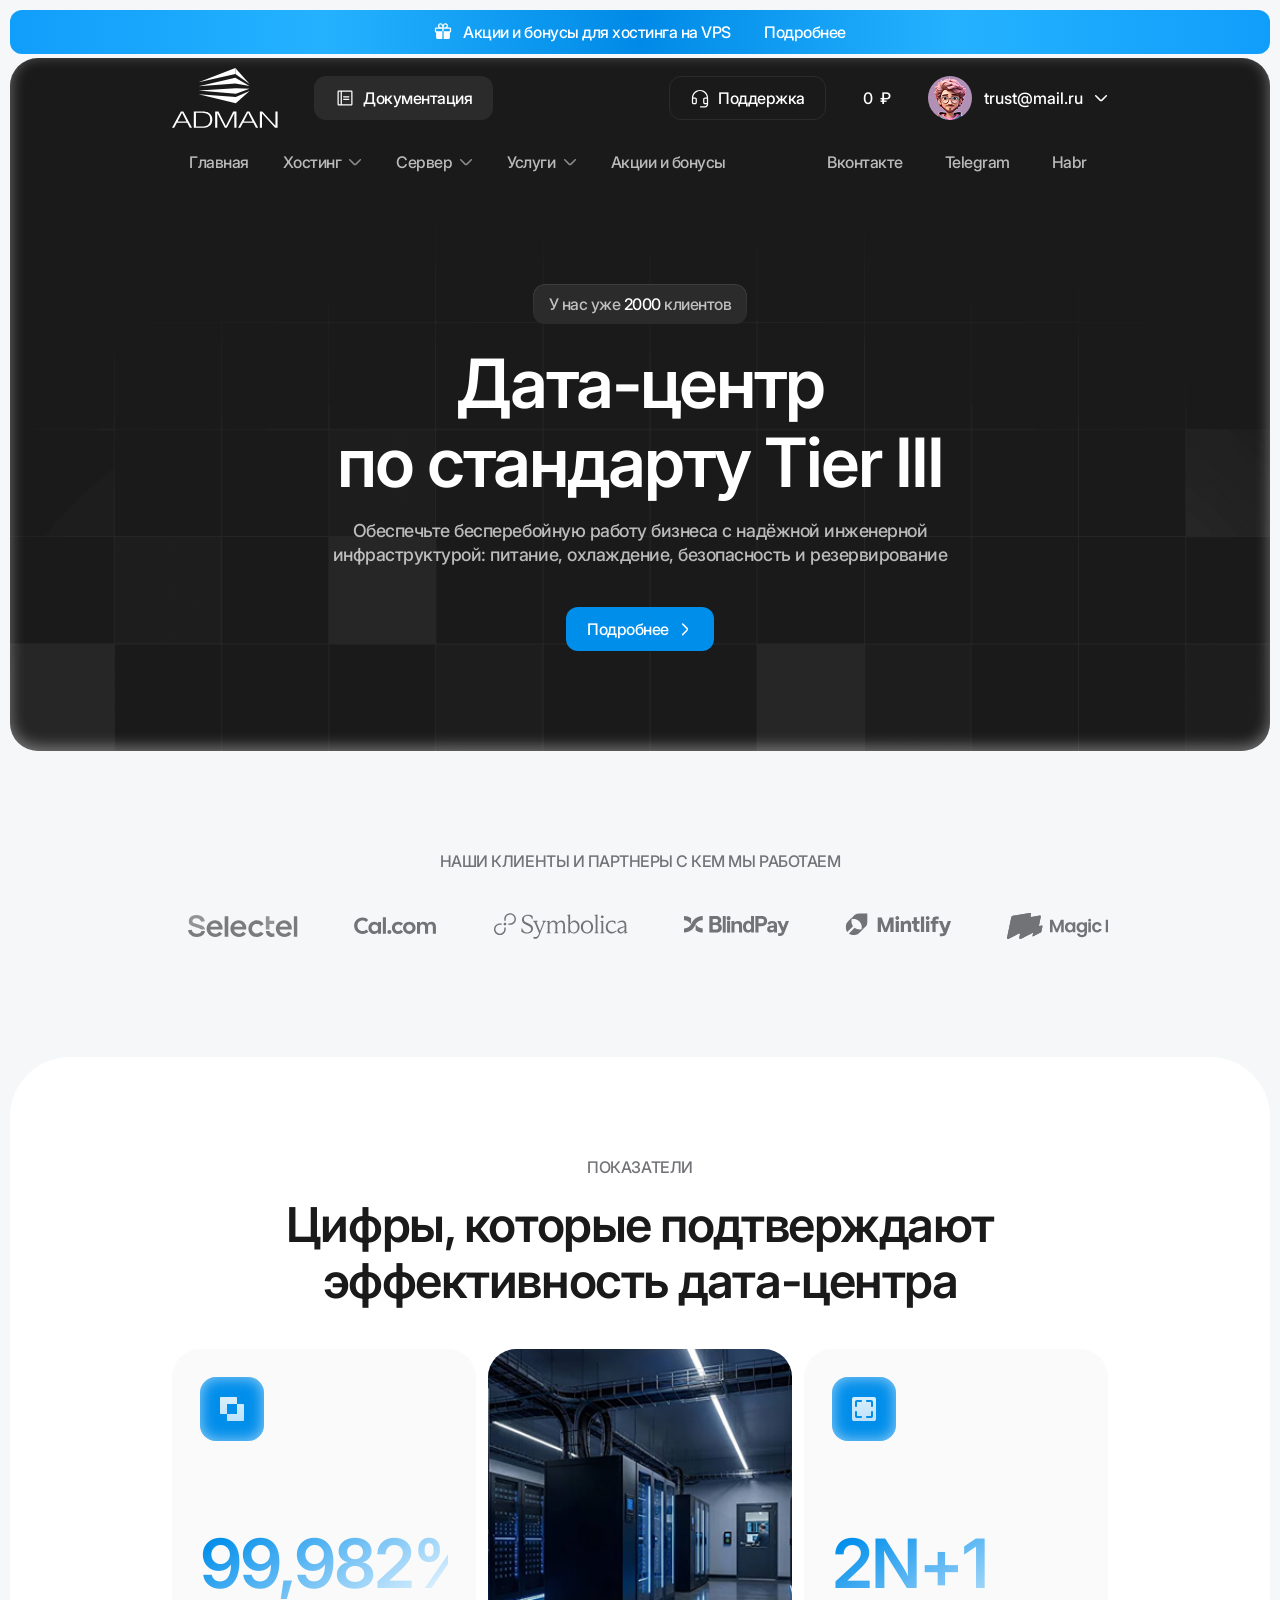
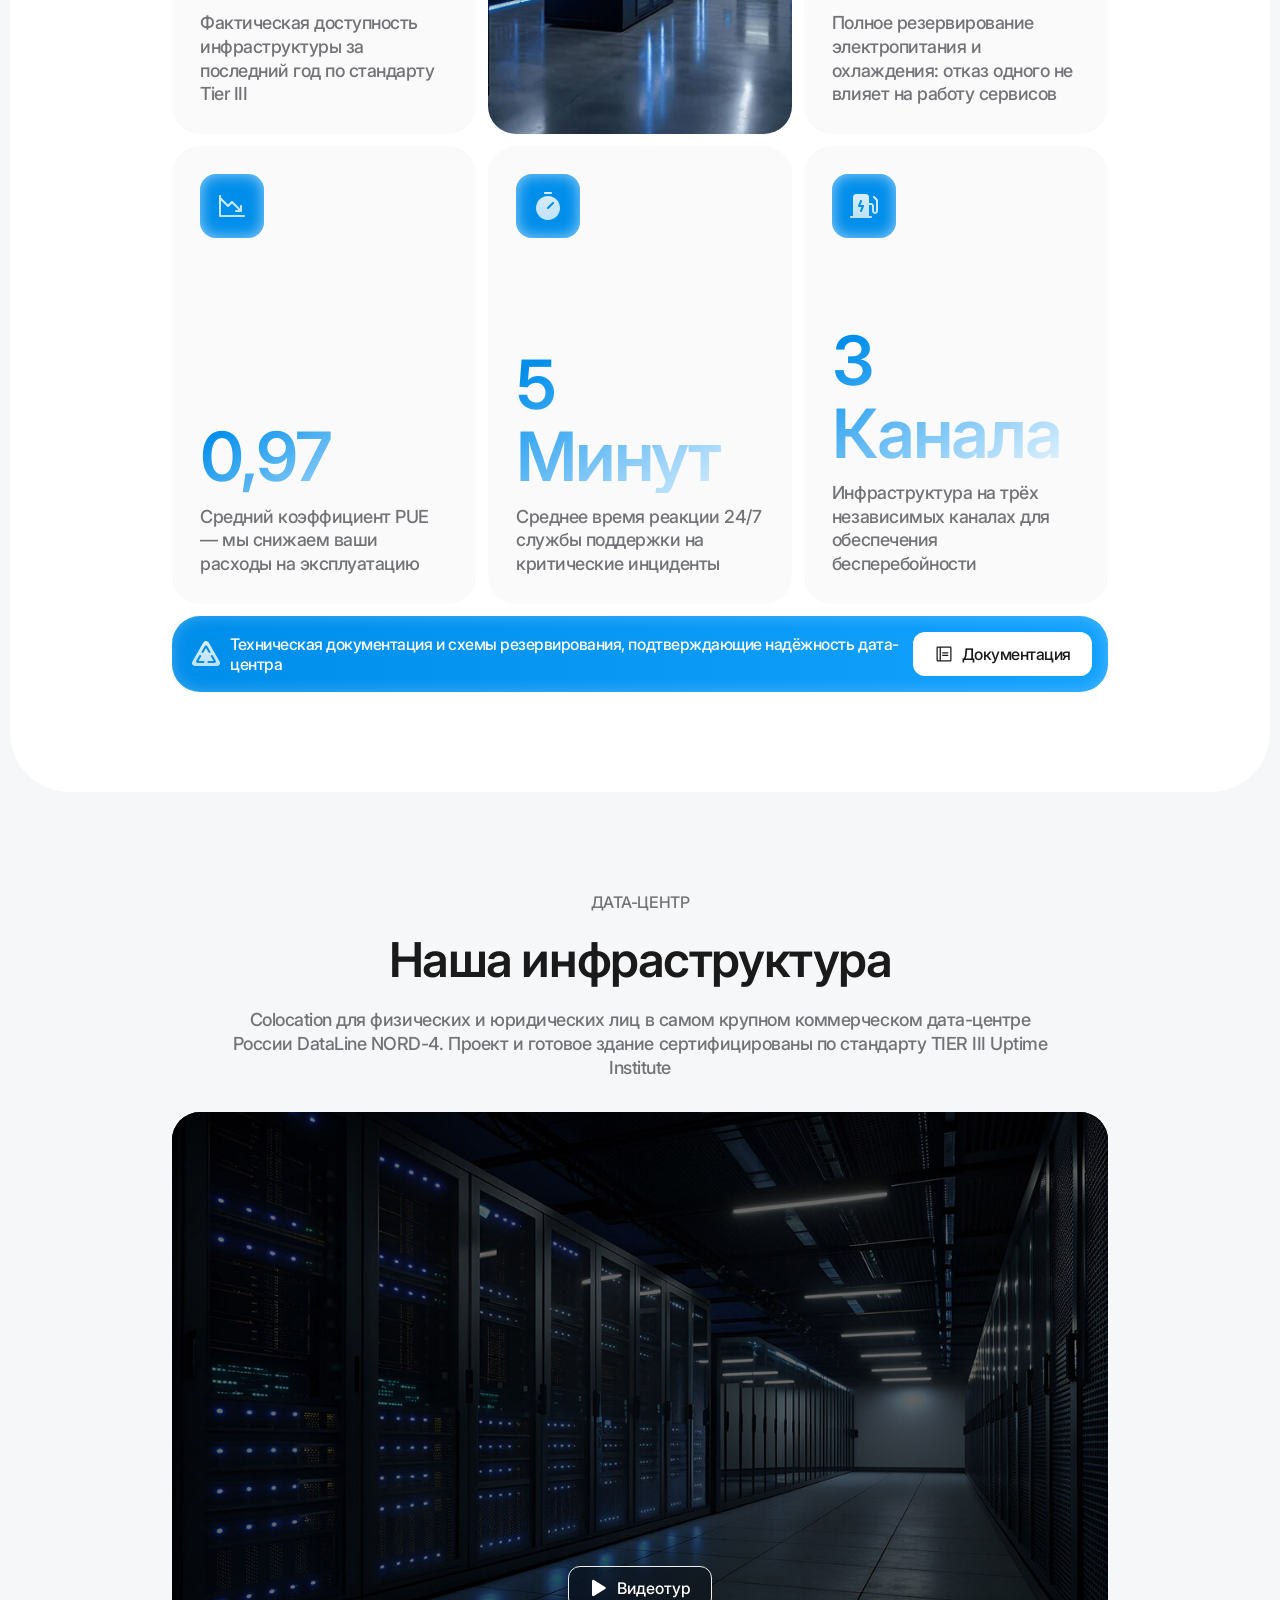
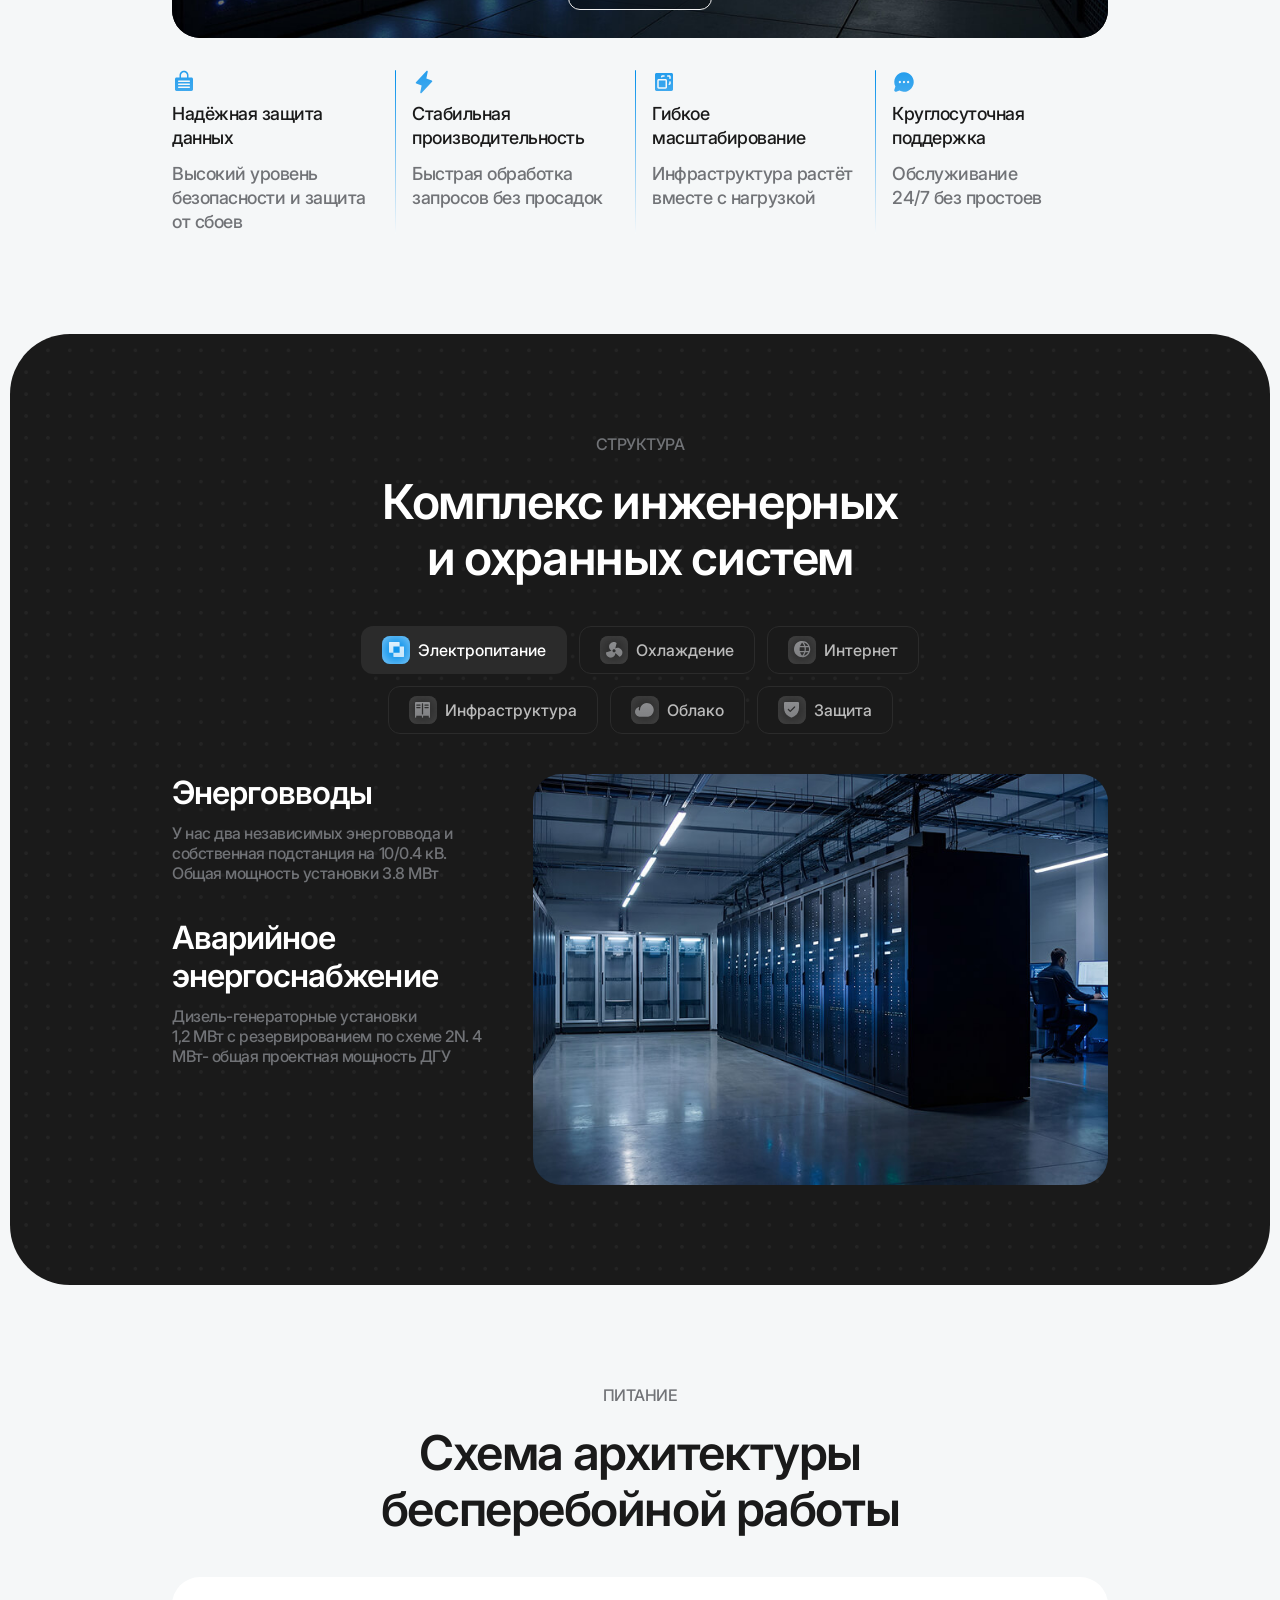
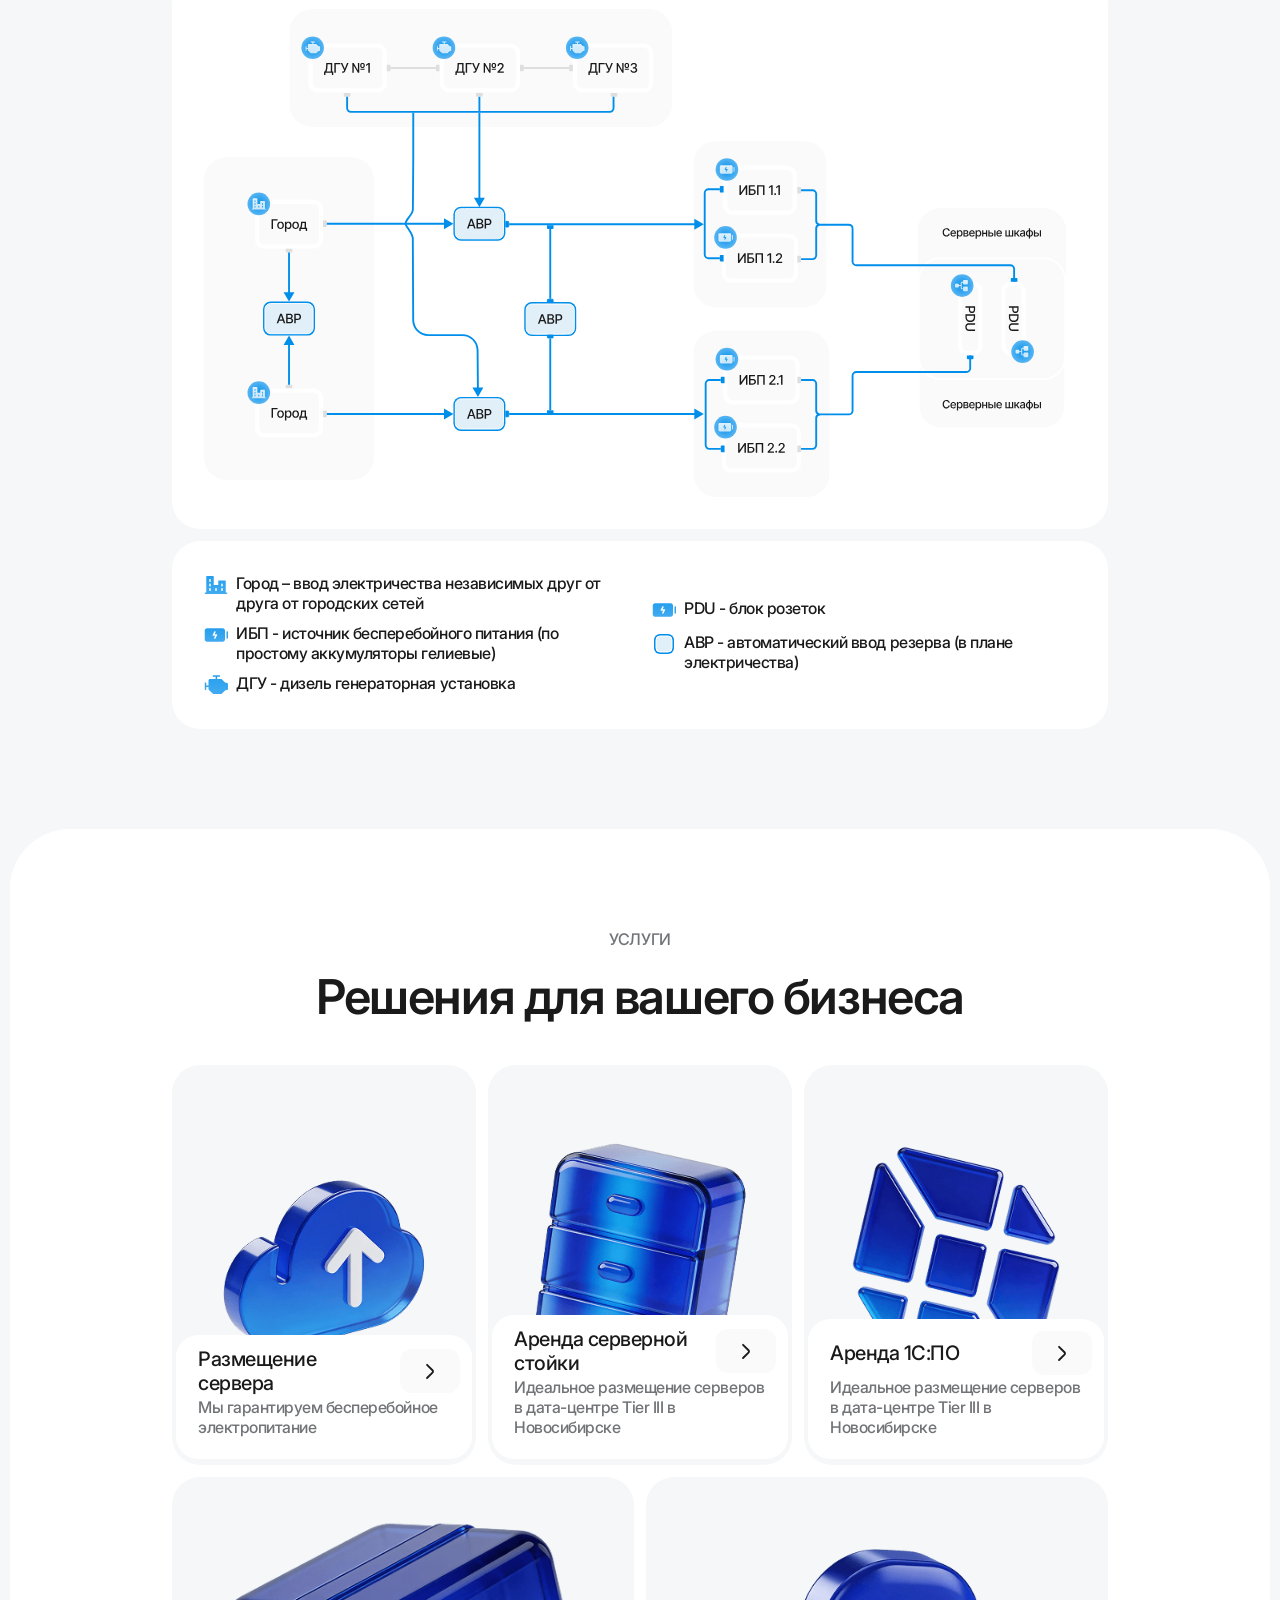
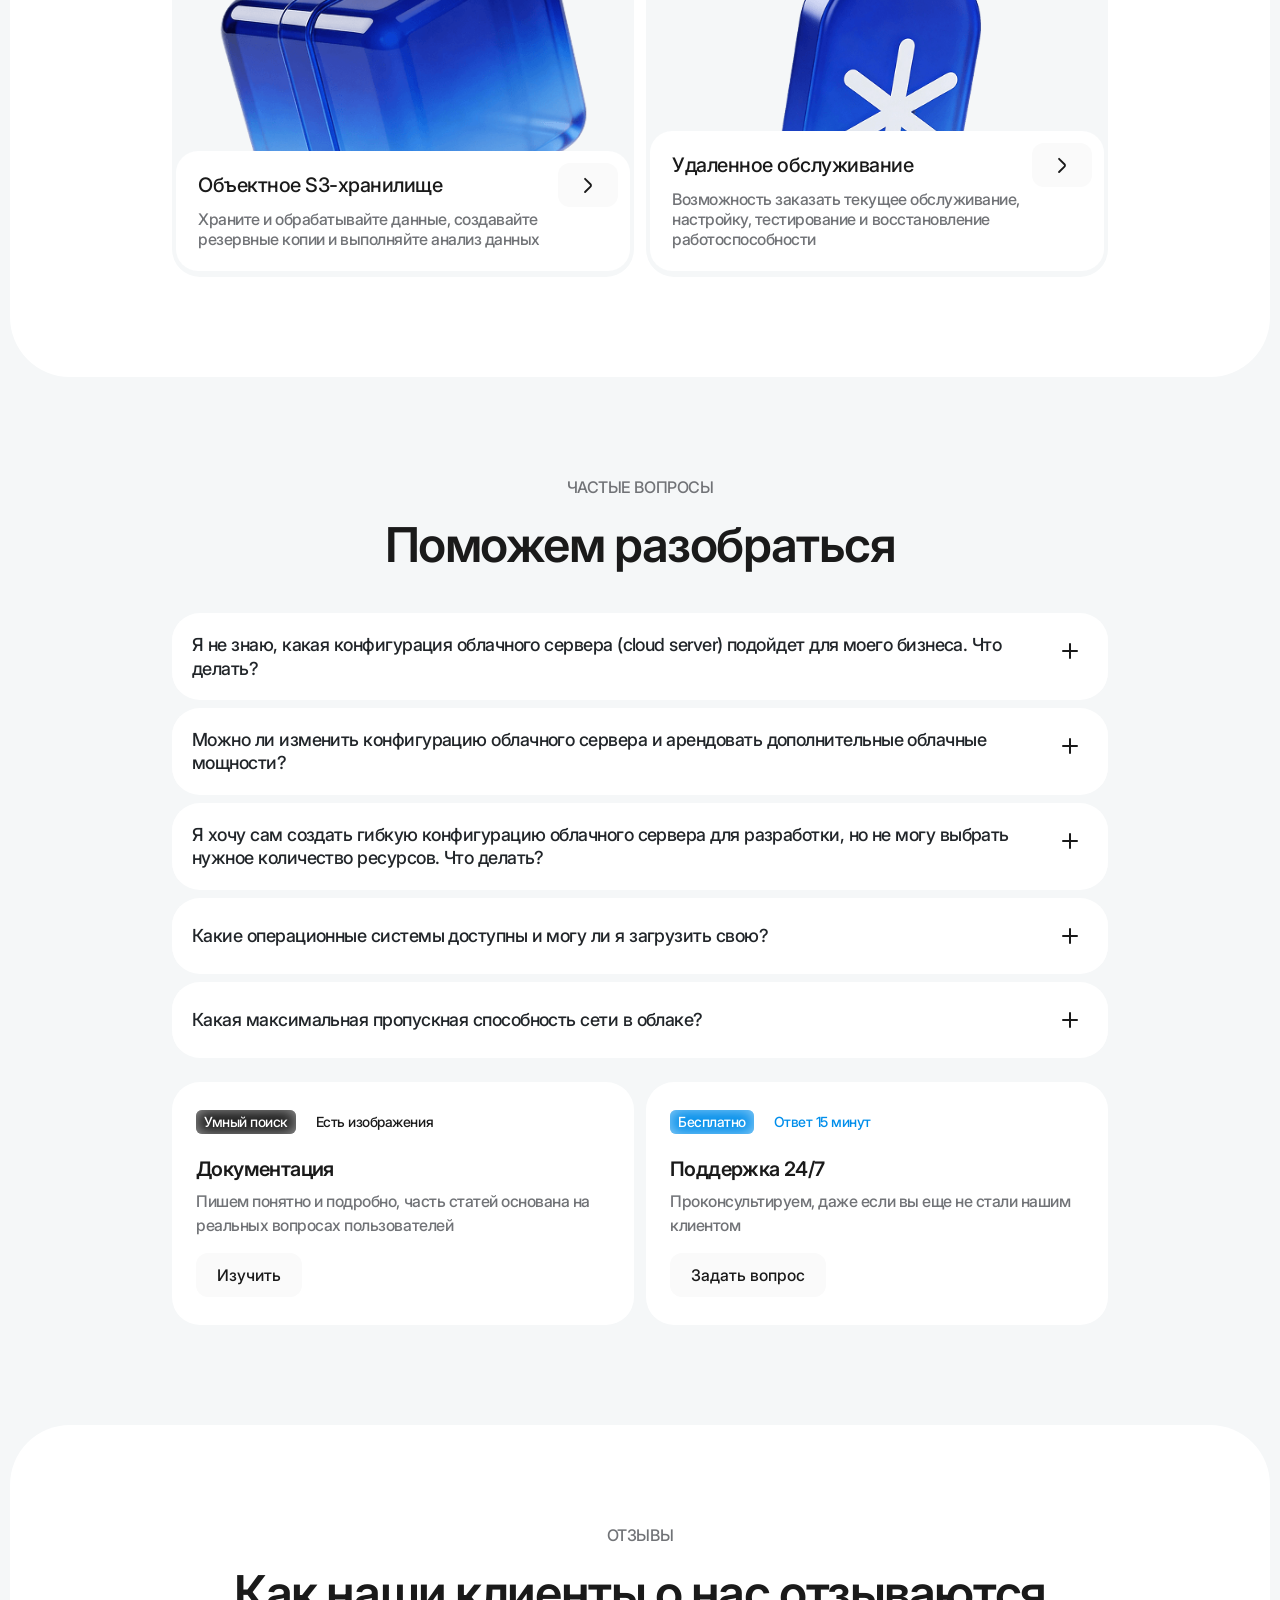
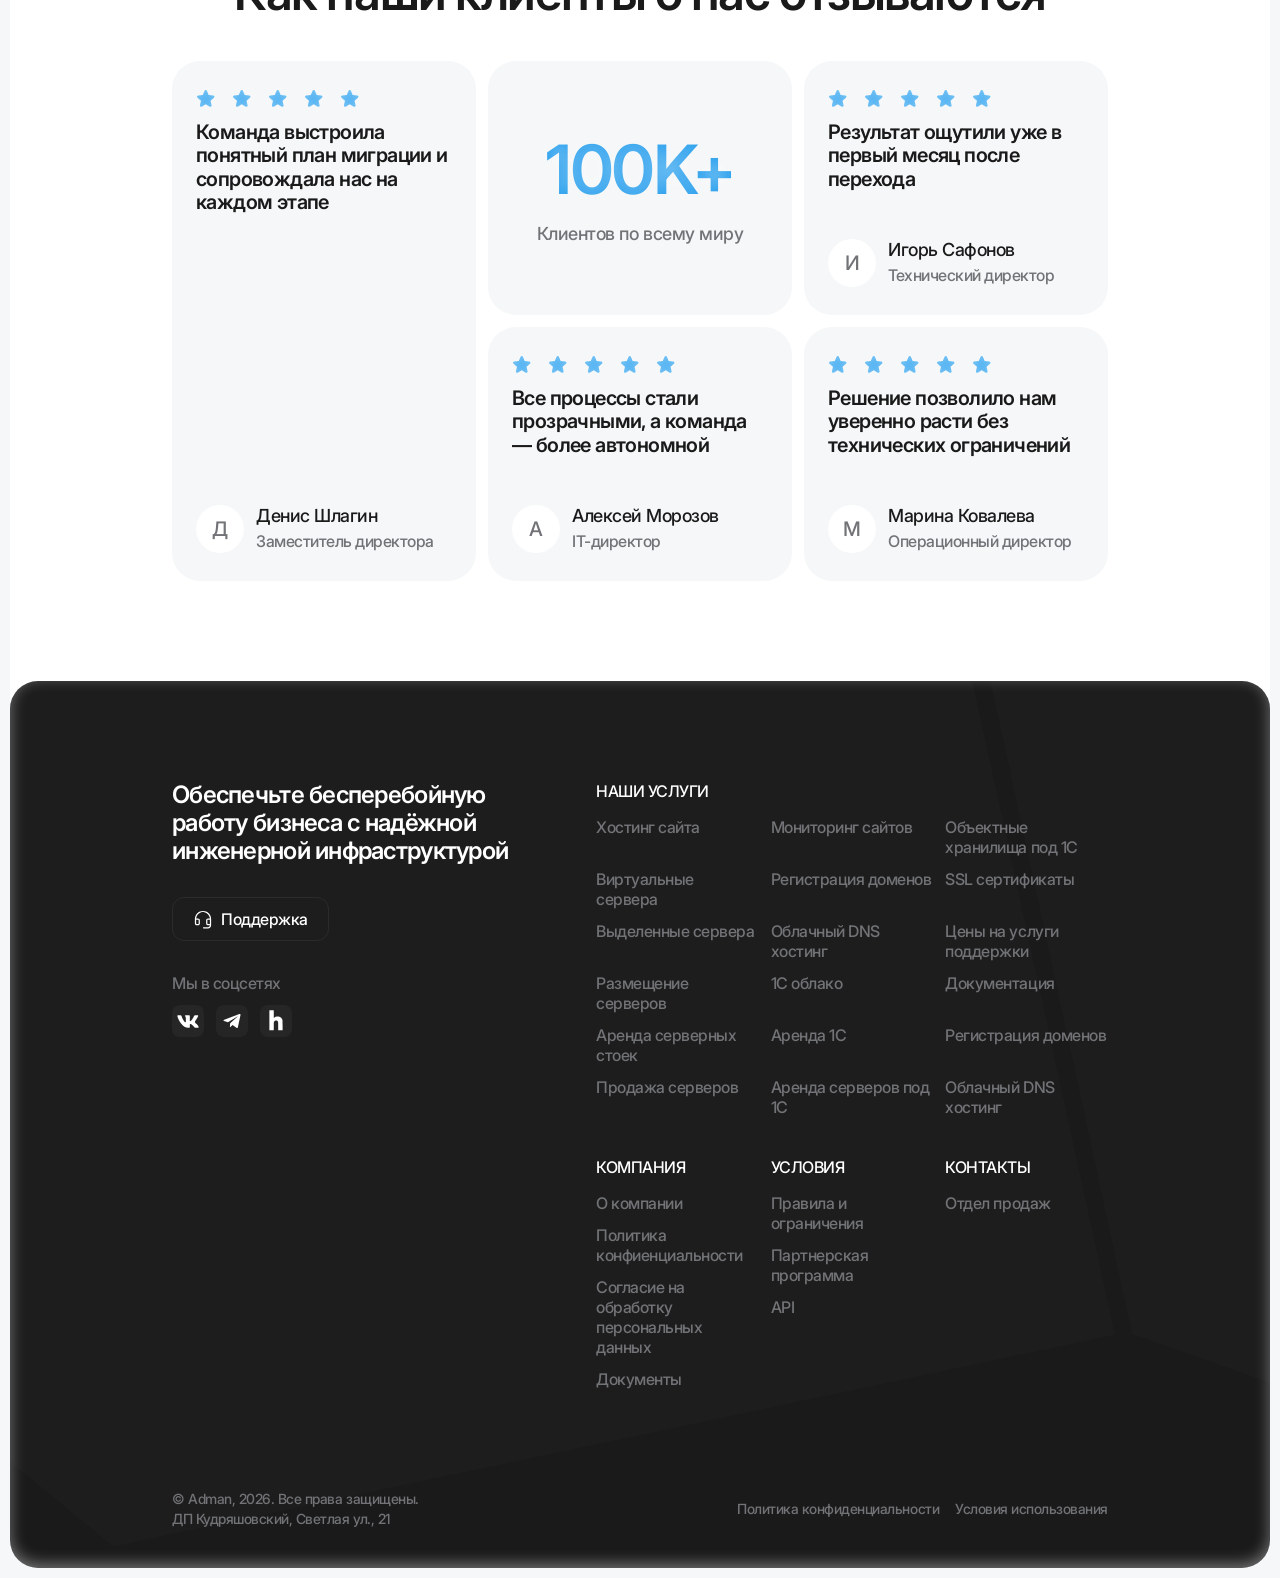
<file: index-logged.html>
<!doctype html>
<html lang="ru">
  <head>
    <meta charset="utf-8" />
    <meta name="viewport" content="width=device-width, initial-scale=1.0" />
    <meta name="format-detection" content="telephone=no" />
    <link rel="shortcut icon" href="img/favicon.png" />
    <link rel="stylesheet" href="css/bootstrap.min.css" />
    <link rel="stylesheet" href="css/swiper-bundle.min.css" />
    <link rel="stylesheet" href="css/styles.css?v=3" />
    <title>Дата-центр Адман</title>
  </head>

  <body class="body">
    <a class="promotion body__promotion" href="#">
      <div class="container">
        <div class="promotion__content">
          <span class="text text--flex text--white promotion__text">
            <img class="text__icon" src="img/icons/gift-white.svg" alt="" />
            Акции и бонусы для хостинга на VPS
          </span>
          <span class="button promotion__button">
            <span class="button__text">Подробнее</span>
          </span>
        </div>
      </div>
    </a>

    <header class="header">
      <div class="header__content">
        <div class="container">
          <div class="header__top">
            <a class="header__logo" href="index.html">
              <img class="header__logo-img" src="img/logo.svg" alt="Logo" />
            </a>
            <a class="button button--dark-500 button--outline header__doc-button header__doc-button--logged" href="#">
              <img class="button__icon" src="img/icons/doc-white.svg" alt="" />
              <span class="button__text">Документация</span>
            </a>
            <div class="header__actions header__actions--logged">
              <a class="button button--border-dark-500 header__support-button" href="#">
                <img class="button__icon" src="img/icons/support-white.svg" alt="" />
                <span class="button__text">Поддержка</span>
              </a>
              <a class="button button--hover-border-dark-500 header__balance-button" href="#">
                <span class="button__balance">
                  <span class="button__balance-value">0</span>
                  <span class="button__balance-currency">₽</span>
                </span>
              </a>
              <div class="user-menu dropdown">
                <button class="user-menu__toggle" type="button" data-bs-toggle="dropdown" aria-expanded="false" data-bs-offset="0,7">
                  <span class="user-menu__avatar">
                    <img class="user-menu__avatar-img" src="img/avatar.png" alt="" />
                  </span>
                  <span class="text user-menu__email">trust@mail.ru</span>
                  <svg class="user-menu__arrow" width="13" height="7" viewBox="0 0 13 7" fill="none">
                    <path
                      d="M11.31 0.75L6.96333 5.09667C6.45 5.61 5.61 5.61 5.09667 5.09667L0.75 0.75"
                      stroke="currentColor"
                      stroke-width="1.5"
                      stroke-linecap="round"
                      stroke-linejoin="round" />
                  </svg>
                </button>
                <ul class="user-menu__dropdown dropdown-menu">
                  <li class="user-menu__dropdown-item">
                    <a class="text text--white text--sm user-menu__dropdown-link" href="#">Личный кабинет</a>
                  </li>
                  <li class="user-menu__dropdown-item">
                    <a class="text text--white text--sm user-menu__dropdown-link" href="#">Настройки</a>
                  </li>
                  <li class="user-menu__dropdown-item">
                    <a class="text text--white text--sm user-menu__dropdown-link" href="#">Выйти</a>
                  </li>
                </ul>
              </div>
              <button class="button button--dark-500 header__menu-button js-open-menu">
                <span class="menu-icon"></span>
              </button>
            </div>
          </div>

          <nav class="header__nav">
            <ul class="header__menu">
              <li class="header__menu-item">
                <a class="button button--dropdown header__menu-link" href="index.html">
                  <span>Главная</span>
                </a>
              </li>
              <li class="header__menu-item header__menu-item--has-dropdown">
                <a class="button button--dropdown header__menu-link" href="#">
                  <span>Хостинг</span>
                  <svg width="13" height="7" viewBox="0 0 13 7" fill="none">
                    <path
                      d="M11.31 0.75L6.96333 5.09667C6.45 5.61 5.61 5.61 5.09667 5.09667L0.75 0.75"
                      stroke="currentColor"
                      stroke-width="1.5"
                      stroke-linecap="round"
                      stroke-linejoin="round" />
                  </svg>
                </a>
                <ul class="header__submenu">
                  <li class="header__submenu-item">
                    <a class="text text--white text--sm header__submenu-link" href="#">Виртуальный хостинг</a>
                  </li>
                  <li class="header__submenu-item">
                    <a class="text text--white text--sm header__submenu-link" href="#">1С облако</a>
                  </li>
                  <li class="header__submenu-item">
                    <a class="text text--white text--sm header__submenu-link" href="#">Регистрация домена</a>
                  </li>
                  <li class="header__submenu-item">
                    <a class="text text--white text--sm header__submenu-link" href="#">SSL сертификаты</a>
                  </li>
                </ul>
              </li>
              <li class="header__menu-item header__menu-item--has-dropdown">
                <a class="button button--dropdown header__menu-link" href="#">
                  <span>Сервер</span>
                  <svg width="13" height="7" viewBox="0 0 13 7" fill="none">
                    <path
                      d="M11.31 0.75L6.96333 5.09667C6.45 5.61 5.61 5.61 5.09667 5.09667L0.75 0.75"
                      stroke="currentColor"
                      stroke-width="1.5"
                      stroke-linecap="round"
                      stroke-linejoin="round" />
                  </svg>
                </a>
                <ul class="header__submenu">
                  <li class="header__submenu-item">
                    <a class="text text--white text--sm header__submenu-link" href="#">Виртуальный хостинг</a>
                  </li>
                  <li class="header__submenu-item">
                    <a class="text text--white text--sm header__submenu-link" href="#">1С облако</a>
                  </li>
                  <li class="header__submenu-item">
                    <a class="text text--white text--sm header__submenu-link" href="#">Регистрация домена</a>
                  </li>
                  <li class="header__submenu-item">
                    <a class="text text--white text--sm header__submenu-link" href="#">SSL сертификаты</a>
                  </li>
                </ul>
              </li>
              <li class="header__menu-item header__menu-item--has-dropdown">
                <a class="button button--dropdown header__menu-link" href="#">
                  <span>Услуги</span>
                  <svg width="13" height="7" viewBox="0 0 13 7" fill="none">
                    <path
                      d="M11.31 0.75L6.96333 5.09667C6.45 5.61 5.61 5.61 5.09667 5.09667L0.75 0.75"
                      stroke="currentColor"
                      stroke-width="1.5"
                      stroke-linecap="round"
                      stroke-linejoin="round" />
                  </svg>
                </a>
                <ul class="header__submenu">
                  <li class="header__submenu-item">
                    <a class="text text--white text--sm header__submenu-link" href="#">Виртуальный хостинг</a>
                  </li>
                  <li class="header__submenu-item">
                    <a class="text text--white text--sm header__submenu-link" href="#">1С облако</a>
                  </li>
                  <li class="header__submenu-item">
                    <a class="text text--white text--sm header__submenu-link" href="#">Регистрация домена</a>
                  </li>
                  <li class="header__submenu-item">
                    <a class="text text--white text--sm header__submenu-link" href="#">SSL сертификаты</a>
                  </li>
                </ul>
              </li>
              <li class="header__menu-item">
                <a class="button button--dropdown header__menu-link" href="#">
                  <span>Акции и бонусы</span>
                </a>
              </li>
            </ul>

            <ul class="header__socials">
              <li class="header__socials-item">
                <a class="button button--dropdown header__socials-link" href="#">Вконтакте</a>
              </li>
              <li class="header__socials-item">
                <a class="button button--dropdown header__socials-link" href="#">Telegram</a>
              </li>
              <li class="header__socials-item">
                <a class="button button--dropdown header__socials-link" href="#">Habr</a>
              </li>
            </ul>
          </nav>
        </div>
      </div>

      <section class="hero-banner header__hero-banner">
        <div class="container hero-banner__container">
          <div class="hero-banner__content text-center">
            <div class="hero-banner__badge">
              У нас уже
              <span class="hero-banner__badge-value">2000</span>
              клиентов
            </div>
            <h1 class="title title--1 title--white hero-banner__title">Дата-центр по&nbsp;стандарту Tier&nbsp;III</h1>
            <p class="text text--lg text--white-70 hero-banner__text">
              Обеспечьте бесперебойную работу бизнеса с&nbsp;надёжной инженерной инфраструктурой: питание, охлаждение, безопасность и
              резервирование
            </p>
            <a class="button button--primary button--lg hero-banner__button" href="#">
              Подробнее
              <img class="button__icon button__icon--right button__icon--sm" src="img/icons/right-white.svg" alt="" />
            </a>
          </div>
        </div>
      </section>
    </header>

    <main class="main">
      <section class="partners">
        <div class="container">
          <div class="partners__content">
            <div class="section-header partners__header">
              <h2 class="text text--gray text--upper text--center section-header__label">Наши клиенты и партнеры с кем мы работаем</h2>
            </div>

            <div class="partners__lists">
              <div class="partners__list">
                <div class="partners__item">
                  <img class="partners__logo" src="img/partners/selectel.svg" alt="" />
                </div>
                <div class="partners__item">
                  <img class="partners__logo" src="img/partners/calcom.svg" alt="" />
                </div>
                <div class="partners__item">
                  <img class="partners__logo" src="img/partners/symbolica.svg" alt="" />
                </div>
                <div class="partners__item">
                  <img class="partners__logo" src="img/partners/blindpay.svg" alt="" />
                </div>
                <div class="partners__item">
                  <img class="partners__logo" src="img/partners/mintlify.svg" alt="" />
                </div>
                <div class="partners__item">
                  <img class="partners__logo" src="img/partners/magic-patterns.svg" alt="" />
                </div>
                <div class="partners__item">
                  <img class="partners__logo" src="img/partners/fireworks-ai.svg" alt="" />
                </div>
                <div class="partners__item">
                  <img class="partners__logo" src="img/partners/plain.svg" alt="" />
                </div>
              </div>

              <div class="partners__list">
                <div class="partners__item">
                  <img class="partners__logo" src="img/partners/selectel.svg" alt="" />
                </div>
                <div class="partners__item">
                  <img class="partners__logo" src="img/partners/calcom.svg" alt="" />
                </div>
                <div class="partners__item">
                  <img class="partners__logo" src="img/partners/symbolica.svg" alt="" />
                </div>
                <div class="partners__item">
                  <img class="partners__logo" src="img/partners/blindpay.svg" alt="" />
                </div>
                <div class="partners__item">
                  <img class="partners__logo" src="img/partners/mintlify.svg" alt="" />
                </div>
                <div class="partners__item">
                  <img class="partners__logo" src="img/partners/magic-patterns.svg" alt="" />
                </div>
                <div class="partners__item">
                  <img class="partners__logo" src="img/partners/fireworks-ai.svg" alt="" />
                </div>
                <div class="partners__item">
                  <img class="partners__logo" src="img/partners/plain.svg" alt="" />
                </div>
              </div>

              <div class="partners__list">
                <div class="partners__item">
                  <img class="partners__logo" src="img/partners/selectel.svg" alt="" />
                </div>
                <div class="partners__item">
                  <img class="partners__logo" src="img/partners/calcom.svg" alt="" />
                </div>
                <div class="partners__item">
                  <img class="partners__logo" src="img/partners/symbolica.svg" alt="" />
                </div>
                <div class="partners__item">
                  <img class="partners__logo" src="img/partners/blindpay.svg" alt="" />
                </div>
                <div class="partners__item">
                  <img class="partners__logo" src="img/partners/mintlify.svg" alt="" />
                </div>
                <div class="partners__item">
                  <img class="partners__logo" src="img/partners/magic-patterns.svg" alt="" />
                </div>
                <div class="partners__item">
                  <img class="partners__logo" src="img/partners/fireworks-ai.svg" alt="" />
                </div>
                <div class="partners__item">
                  <img class="partners__logo" src="img/partners/plain.svg" alt="" />
                </div>
              </div>
            </div>
          </div>
        </div>
      </section>

      <section class="stats">
        <div class="container">
          <div class="stats__content">
            <div class="section-header stats__header">
              <p class="text text--gray text--upper section-header__label">Показатели</p>
              <h2 class="title title--2 section-header__title">Цифры, которые подтверждают эффективность дата-центра</h2>
            </div>

            <div class="row g-md-12 g-2">
              <div class="col-12 col-md-6 col-lg-4 stats__col">
                <div class="stats-card">
                  <div class="stats-card__icon">
                    <img class="stats-card__icon-img" src="img/stats/icons/1.svg" alt="" />
                  </div>
                  <p class="title title--1 title--primary-gradient stats-card__value">99,982%</p>
                  <p class="text text--lg text--gray stats-card__text">
                    Фактическая доступность инфраструктуры за последний год&nbsp;по&nbsp;стандарту Tier III
                  </p>
                </div>
              </div>
              <div class="col-12 col-md-6 col-lg-4 stats__col">
                <div class="stats-media">
                  <img class="stats-media__img" src="img/stats/img.jpg" alt="" />
                </div>
              </div>
              <div class="col-12 col-md-6 col-lg-4 stats__col">
                <div class="stats-card">
                  <div class="stats-card__icon">
                    <img class="stats-card__icon-img" src="img/stats/icons/2.svg" alt="" />
                  </div>
                  <p class="title title--1 title--primary-gradient stats-card__value">2N+1</p>
                  <p class="text text--lg text--gray stats-card__text">
                    Полное резервирование электропитания и охлаждения: отказ одного не влияет на работу сервисов
                  </p>
                </div>
              </div>
              <div class="col-12 col-md-6 col-lg-4 stats__col">
                <div class="stats-card">
                  <div class="stats-card__icon">
                    <img class="stats-card__icon-img" src="img/stats/icons/3.svg" alt="" />
                  </div>
                  <p class="title title--1 title--primary-gradient stats-card__value">0,97</p>
                  <p class="text text--lg text--gray stats-card__text">
                    Средний коэффициент PUE — мы&nbsp;снижаем ваши расходы на эксплуатацию
                  </p>
                </div>
              </div>
              <div class="col-12 col-md-6 col-lg-4 stats__col">
                <div class="stats-card">
                  <div class="stats-card__icon">
                    <img class="stats-card__icon-img" src="img/stats/icons/4.svg" alt="" />
                  </div>
                  <p class="title title--1 title--primary-gradient stats-card__value">5 Минут</p>
                  <p class="text text--lg text--gray stats-card__text">
                    Среднее время реакции 24/7 службы поддержки на критические инциденты
                  </p>
                </div>
              </div>
              <div class="col-12 col-md-6 col-lg-4 stats__col">
                <div class="stats-card">
                  <div class="stats-card__icon">
                    <img class="stats-card__icon-img" src="img/stats/icons/5.svg" alt="" />
                  </div>
                  <p class="title title--1 title--primary-gradient stats-card__value">3 Канала</p>
                  <p class="text text--lg text--gray stats-card__text">
                    Инфраструктура на трёх независимых каналах для обеспечения бесперебойности
                  </p>
                </div>
              </div>
            </div>
            <div class="doc-banner stats__doc-banner">
              <img class="doc-banner__icon" src="img/stats/icons/doc.svg" alt="" />
              <div class="doc-banner__main">
                <p class="text text--white doc-banner__text">
                  Техническая документация и схемы резервирования, подтверждающие надёжность дата-центра
                </p>
                <a class="button button--white doc-banner__button" href="#">
                  <img class="button__icon" src="img/icons/doc.svg" alt="" />
                  Документация
                </a>
              </div>
            </div>
          </div>
        </div>
      </section>

      <section class="data-center">
        <div class="container">
          <div class="data-center__content">
            <div class="section-header data-center__header">
              <p class="text text--gray text--upper section-header__label">Дата-центр</p>
              <h2 class="title title--2 section-header__title">Наша инфраструктура</h2>
              <p class="text text--lg text--gray section-header__text">
                Colocation для физических и юридических лиц в самом крупном коммерческом дата-центре России DataLine NORD-4. Проект и
                готовое здание сертифицированы по стандарту TIER III Uptime Institute
              </p>
            </div>

            <div class="video data-center__video" data-src="video/data-center.mp4">
              <div class="video__overlay">
                <img class="video__overlay-img" src="img/data-center/video-overlay.jpg" alt="" />
              </div>
              <button class="button button--play video__play-button" type="button" aria-label="Воспроизвести видеотур">
                <img class="button__icon" src="img/icons/play-white.svg" alt="" />
                Видеотур
              </button>
            </div>

            <div class="data-center__features">
              <ul class="row gy-24 gy-md-12">
                <li class="col-12 col-lg-3 col-sm-6 data-center__feature-box">
                  <div class="data-feature data-center__feature">
                    <img class="data-feature__icon" src="img/data-center/features/1.svg" alt="" />
                    <h3 class="text text--lg data-feature__title">Надёжная защита данных</h3>
                    <p class="text text--lg text--gray data-feature__text">Высокий уровень безопасности и&nbsp;защита от&nbsp;сбоев</p>
                  </div>
                </li>
                <li class="col-12 col-lg-3 col-sm-6 data-center__feature-box">
                  <div class="data-feature data-center__feature">
                    <img class="data-feature__icon" src="img/data-center/features/2.svg" alt="" />
                    <h3 class="text text--lg data-feature__title">Стабильная производительность</h3>
                    <p class="text text--lg text--gray data-feature__text">Быстрая обработка запросов без&nbsp;просадок</p>
                  </div>
                </li>
                <li class="col-12 col-lg-3 col-sm-6 data-center__feature-box">
                  <div class="data-feature data-center__feature">
                    <img class="data-feature__icon" src="img/data-center/features/3.svg" alt="" />
                    <h3 class="text text--lg data-feature__title">Гибкое масштабирование</h3>
                    <p class="text text--lg text--gray data-feature__text">Инфраструктура растёт вместе с&nbsp;нагрузкой</p>
                  </div>
                </li>
                <li class="col-12 col-lg-3 col-sm-6 data-center__feature-box">
                  <div class="data-feature data-center__feature">
                    <img class="data-feature__icon" src="img/data-center/features/4.svg" alt="" />
                    <h3 class="text text--lg data-feature__title">Круглосуточная поддержка</h3>
                    <p class="text text--lg text--gray data-feature__text">Обслуживание 24/7&nbsp;без&nbsp;простоев</p>
                  </div>
                </li>
              </ul>
            </div>
          </div>
        </div>
      </section>

      <section class="systems">
        <div class="container">
          <div class="systems__content">
            <div class="section-header systems__header">
              <p class="text text--gray text--upper section-header__label">Структура</p>
              <h2 class="title title--2 title--white section-header__title">Комплекс инженерных и&nbsp;охранных систем</h2>
            </div>

            <ul class="nav systems__tabs-buttons" role="tablist">
              <li class="nav-item" role="presentation">
                <button
                  class="nav-link button button--nav active systems__tabs-button"
                  id="systems-tab-1"
                  data-bs-toggle="tab"
                  data-bs-target="#systems-panel-1"
                  type="button"
                  role="tab"
                  aria-controls="systems-panel-1"
                  aria-selected="true">
                  <span class="icon icon--xl icon--nav button__icon button__icon--xl">
                    <svg width="15" height="15" viewBox="0 0 15 15" fill="none" xmlns="http://www.w3.org/2000/svg">
                      <foreignObject x="-2" y="-2" width="19" height="19">
                        <div
                          xmlns="http://www.w3.org/1999/xhtml"
                          style="
                            backdrop-filter: blur(1px);
                            clip-path: url(#bgblur_0_303_10851_clip_path);
                            height: 100%;
                            width: 100%;
                          "></div>
                      </foreignObject>
                      <path
                        data-figma-bg-blur-radius="2"
                        d="M4.375 4.375V10.625H0.625C0.45924 10.625 0.300269 10.5592 0.183058 10.4419C0.0658481 10.3247 0 10.1658 0 10V0.625C0 0.45924 0.0658481 0.300269 0.183058 0.183058C0.300269 0.0658481 0.45924 0 0.625 0H10C10.1658 0 10.3247 0.0658481 10.4419 0.183058C10.5592 0.300269 10.625 0.45924 10.625 0.625V4.375H4.375ZM14.375 4.375H10.625V10.625H4.375V14.375C4.375 14.5408 4.44085 14.6997 4.55806 14.8169C4.67527 14.9342 4.83424 15 5 15H14.375C14.5408 15 14.6997 14.9342 14.8169 14.8169C14.9342 14.6997 15 14.5408 15 14.375V5C15 4.83424 14.9342 4.67527 14.8169 4.55806C14.6997 4.44085 14.5408 4.375 14.375 4.375Z"
                        fill="url(#paint0_linear_303_10851)" />
                      <defs>
                        <clipPath id="bgblur_0_303_10851_clip_path" transform="translate(2 2)">
                          <path
                            d="M4.375 4.375V10.625H0.625C0.45924 10.625 0.300269 10.5592 0.183058 10.4419C0.0658481 10.3247 0 10.1658 0 10V0.625C0 0.45924 0.0658481 0.300269 0.183058 0.183058C0.300269 0.0658481 0.45924 0 0.625 0H10C10.1658 0 10.3247 0.0658481 10.4419 0.183058C10.5592 0.300269 10.625 0.45924 10.625 0.625V4.375H4.375ZM14.375 4.375H10.625V10.625H4.375V14.375C4.375 14.5408 4.44085 14.6997 4.55806 14.8169C4.67527 14.9342 4.83424 15 5 15H14.375C14.5408 15 14.6997 14.9342 14.8169 14.8169C14.9342 14.6997 15 14.5408 15 14.375V5C15 4.83424 14.9342 4.67527 14.8169 4.55806C14.6997 4.44085 14.5408 4.375 14.375 4.375Z" />
                        </clipPath>
                        <linearGradient
                          id="paint0_linear_303_10851"
                          x1="7.5"
                          y1="-6.5625"
                          x2="7.5"
                          y2="20.9375"
                          gradientUnits="userSpaceOnUse">
                          <stop class="stop-start" offset="0%" />
                          <stop class="stop-end" offset="100%" />
                        </linearGradient>
                      </defs>
                    </svg>
                  </span>
                  <span>Электропитание</span>
                </button>
              </li>
              <li class="nav-item" role="presentation">
                <button
                  class="nav-link button button--nav systems__tabs-button"
                  id="systems-tab-2"
                  data-bs-toggle="tab"
                  data-bs-target="#systems-panel-2"
                  type="button"
                  role="tab"
                  aria-controls="systems-panel-2"
                  aria-selected="false">
                  <span class="icon icon--xl icon--nav button__icon button__icon--xl">
                    <svg width="17" height="16" viewBox="0 0 17 16" fill="none" xmlns="http://www.w3.org/2000/svg">
                      <foreignObject x="-2" y="-2" width="20.4121" height="19.7288">
                        <div
                          xmlns="http://www.w3.org/1999/xhtml"
                          style="
                            backdrop-filter: blur(1px);
                            clip-path: url(#bgblur_0_326_10088_clip_path);
                            height: 100%;
                            width: 100%;
                          "></div>
                      </foreignObject>
                      <path
                        data-figma-bg-blur-radius="2"
                        d="M16.2532 9.28419C16.0639 8.57722 15.7118 7.92439 15.2249 7.37797C14.738 6.83156 14.1299 6.40674 13.4493 6.13754C12.7688 5.86834 12.0346 5.76223 11.3057 5.82772C10.5768 5.89321 9.87331 6.12847 9.25163 6.51466L10.5321 1.40216C10.5639 1.27514 10.5549 1.14135 10.5066 1.01968C10.4582 0.898005 10.3729 0.794592 10.2626 0.724036C9.731 0.388376 9.13733 0.163074 8.51691 0.0615389C7.89648 -0.0399966 7.26197 -0.0156916 6.65113 0.133008C6.04029 0.281707 5.4656 0.551762 4.96127 0.927103C4.45693 1.30244 4.03324 1.7754 3.71543 2.31783C3.39761 2.86026 3.19216 3.46108 3.11129 4.08454C3.03042 4.708 3.07579 5.34135 3.2447 5.94691C3.41361 6.55248 3.70261 7.11787 4.0945 7.60947C4.48639 8.10106 4.97316 8.50879 5.52585 8.80841L0.457882 10.2561C0.331976 10.2919 0.220509 10.3664 0.139208 10.469C0.0579072 10.5716 0.0108782 10.6972 0.00475726 10.8279C-0.0433434 11.8951 0.274473 12.9466 0.905577 13.8084C1.53668 14.6703 2.44322 15.2907 3.47507 15.567C3.87305 15.6739 4.2833 15.7282 4.69538 15.7287C5.32332 15.7271 5.94453 15.5994 6.52223 15.3533C7.09994 15.1072 7.62237 14.7477 8.0586 14.296C8.49483 13.8443 8.83598 13.3097 9.06184 12.7238C9.2877 12.1379 9.39368 11.5126 9.37351 10.885L13.161 14.5506C13.2552 14.6417 13.3756 14.7009 13.5053 14.7199C13.635 14.7388 13.7674 14.7165 13.8837 14.6561C14.8313 14.1644 15.5828 13.3639 16.0136 12.3871C16.4445 11.4102 16.529 10.3156 16.2532 9.28419ZM8.24069 10.2881C7.93397 10.3258 7.62294 10.2717 7.34696 10.1327C7.07097 9.99361 6.84242 9.77584 6.6902 9.50689C6.53798 9.23794 6.46894 8.9299 6.4918 8.6217C6.51466 8.31351 6.62839 8.01902 6.81862 7.77547C7.00885 7.53192 7.26703 7.35025 7.56051 7.25343C7.85399 7.15662 8.16959 7.149 8.4674 7.23155C8.7652 7.3141 9.03184 7.48311 9.2336 7.71721C9.43535 7.9513 9.56316 8.23996 9.60085 8.54669C9.6514 8.95798 9.53649 9.37251 9.28141 9.69908C9.02634 10.0257 8.65198 10.2375 8.24069 10.2881Z"
                        fill="url(#paint0_linear_326_10088)" />
                      <defs>
                        <clipPath id="bgblur_0_326_10088_clip_path" transform="translate(2 2)">
                          <path
                            d="M16.2532 9.28419C16.0639 8.57722 15.7118 7.92439 15.2249 7.37797C14.738 6.83156 14.1299 6.40674 13.4493 6.13754C12.7688 5.86834 12.0346 5.76223 11.3057 5.82772C10.5768 5.89321 9.87331 6.12847 9.25163 6.51466L10.5321 1.40216C10.5639 1.27514 10.5549 1.14135 10.5066 1.01968C10.4582 0.898005 10.3729 0.794592 10.2626 0.724036C9.731 0.388376 9.13733 0.163074 8.51691 0.0615389C7.89648 -0.0399966 7.26197 -0.0156916 6.65113 0.133008C6.04029 0.281707 5.4656 0.551762 4.96127 0.927103C4.45693 1.30244 4.03324 1.7754 3.71543 2.31783C3.39761 2.86026 3.19216 3.46108 3.11129 4.08454C3.03042 4.708 3.07579 5.34135 3.2447 5.94691C3.41361 6.55248 3.70261 7.11787 4.0945 7.60947C4.48639 8.10106 4.97316 8.50879 5.52585 8.80841L0.457882 10.2561C0.331976 10.2919 0.220509 10.3664 0.139208 10.469C0.0579072 10.5716 0.0108782 10.6972 0.00475726 10.8279C-0.0433434 11.8951 0.274473 12.9466 0.905577 13.8084C1.53668 14.6703 2.44322 15.2907 3.47507 15.567C3.87305 15.6739 4.2833 15.7282 4.69538 15.7287C5.32332 15.7271 5.94453 15.5994 6.52223 15.3533C7.09994 15.1072 7.62237 14.7477 8.0586 14.296C8.49483 13.8443 8.83598 13.3097 9.06184 12.7238C9.2877 12.1379 9.39368 11.5126 9.37351 10.885L13.161 14.5506C13.2552 14.6417 13.3756 14.7009 13.5053 14.7199C13.635 14.7388 13.7674 14.7165 13.8837 14.6561C14.8313 14.1644 15.5828 13.3639 16.0136 12.3871C16.4445 11.4102 16.529 10.3156 16.2532 9.28419ZM8.24069 10.2881C7.93397 10.3258 7.62294 10.2717 7.34696 10.1327C7.07097 9.99361 6.84242 9.77584 6.6902 9.50689C6.53798 9.23794 6.46894 8.9299 6.4918 8.6217C6.51466 8.31351 6.62839 8.01902 6.81862 7.77547C7.00885 7.53192 7.26703 7.35025 7.56051 7.25343C7.85399 7.15662 8.16959 7.149 8.4674 7.23155C8.7652 7.3141 9.03184 7.48311 9.2336 7.71721C9.43535 7.9513 9.56316 8.23996 9.60085 8.54669C9.6514 8.95798 9.53649 9.37251 9.28141 9.69908C9.02634 10.0257 8.65198 10.2375 8.24069 10.2881Z" />
                        </clipPath>
                        <linearGradient
                          id="paint0_linear_326_10088"
                          x1="8.20617"
                          y1="-6.88132"
                          x2="8.20617"
                          y2="21.9547"
                          gradientUnits="userSpaceOnUse">
                          <stop class="stop-start" offset="0%" />
                          <stop class="stop-end" offset="100%" />
                        </linearGradient>
                      </defs>
                    </svg>
                  </span>
                  <span>Охлаждение</span>
                </button>
              </li>
              <li class="nav-item" role="presentation">
                <button
                  class="nav-link button button--nav systems__tabs-button"
                  id="systems-tab-3"
                  data-bs-toggle="tab"
                  data-bs-target="#systems-panel-3"
                  type="button"
                  role="tab"
                  aria-controls="systems-panel-3"
                  aria-selected="false">
                  <span class="icon icon--xl icon--nav button__icon button__icon--xl">
                    <svg width="17" height="17" viewBox="0 0 17 17" fill="none" xmlns="http://www.w3.org/2000/svg">
                      <foreignObject x="-2" y="-2" width="20.25" height="20.25">
                        <div
                          xmlns="http://www.w3.org/1999/xhtml"
                          style="
                            backdrop-filter: blur(1px);
                            clip-path: url(#bgblur_0_326_10085_clip_path);
                            height: 100%;
                            width: 100%;
                          "></div>
                      </foreignObject>
                      <path
                        data-figma-bg-blur-radius="2"
                        d="M8.125 0C6.51803 0 4.94714 0.476523 3.611 1.36931C2.27485 2.2621 1.23344 3.53105 0.618482 5.0157C0.00352044 6.50035 -0.157382 8.13401 0.156123 9.71011C0.469628 11.2862 1.24346 12.7339 2.37976 13.8702C3.51606 15.0065 4.9638 15.7804 6.5399 16.0939C8.11599 16.4074 9.74966 16.2465 11.2343 15.6315C12.719 15.0166 13.9879 13.9752 14.8807 12.639C15.7735 11.3029 16.25 9.73197 16.25 8.125C16.2475 5.97088 15.3907 3.90569 13.8675 2.3825C12.3443 0.859302 10.2791 0.00248123 8.125 0ZM14.2469 5H11.4617C11.1109 3.71322 10.5198 2.50445 9.71953 1.4375C10.6865 1.66979 11.5918 2.10842 12.3734 2.72332C13.155 3.33823 13.7943 4.11487 14.2477 5H14.2469ZM15 8.125C15.0006 8.75903 14.913 9.39007 14.7398 10H11.7313C11.923 8.75735 11.923 7.49265 11.7313 6.25H14.7398C14.913 6.85993 15.0006 7.49097 15 8.125ZM8.125 1.48438C9.06081 2.48639 9.75554 3.68881 10.1563 5H6.09375C6.49395 3.68859 7.18875 2.48606 8.125 1.48438ZM6.09375 11.25H10.1563C9.75605 12.5614 9.06126 13.7639 8.125 14.7656C7.18919 13.7636 6.49446 12.5612 6.09375 11.25ZM5.78907 10C5.57443 8.75921 5.57443 7.49079 5.78907 6.25H10.4672C10.6818 7.49079 10.6818 8.75921 10.4672 10H5.78907ZM9.72266 14.8125C10.5229 13.7455 11.1141 12.5368 11.4648 11.25H14.2508C13.7971 12.1355 13.1573 12.9123 12.3751 13.5272C11.593 14.1422 10.6871 14.5806 9.71953 14.8125H9.72266Z"
                        fill="url(#paint0_linear_326_10085)" />
                      <defs>
                        <clipPath id="bgblur_0_326_10085_clip_path" transform="translate(2 2)">
                          <path
                            d="M8.125 0C6.51803 0 4.94714 0.476523 3.611 1.36931C2.27485 2.2621 1.23344 3.53105 0.618482 5.0157C0.00352044 6.50035 -0.157382 8.13401 0.156123 9.71011C0.469628 11.2862 1.24346 12.7339 2.37976 13.8702C3.51606 15.0065 4.9638 15.7804 6.5399 16.0939C8.11599 16.4074 9.74966 16.2465 11.2343 15.6315C12.719 15.0166 13.9879 13.9752 14.8807 12.639C15.7735 11.3029 16.25 9.73197 16.25 8.125C16.2475 5.97088 15.3907 3.90569 13.8675 2.3825C12.3443 0.859302 10.2791 0.00248123 8.125 0ZM14.2469 5H11.4617C11.1109 3.71322 10.5198 2.50445 9.71953 1.4375C10.6865 1.66979 11.5918 2.10842 12.3734 2.72332C13.155 3.33823 13.7943 4.11487 14.2477 5H14.2469ZM15 8.125C15.0006 8.75903 14.913 9.39007 14.7398 10H11.7313C11.923 8.75735 11.923 7.49265 11.7313 6.25H14.7398C14.913 6.85993 15.0006 7.49097 15 8.125ZM8.125 1.48438C9.06081 2.48639 9.75554 3.68881 10.1563 5H6.09375C6.49395 3.68859 7.18875 2.48606 8.125 1.48438ZM6.09375 11.25H10.1563C9.75605 12.5614 9.06126 13.7639 8.125 14.7656C7.18919 13.7636 6.49446 12.5612 6.09375 11.25ZM5.78907 10C5.57443 8.75921 5.57443 7.49079 5.78907 6.25H10.4672C10.6818 7.49079 10.6818 8.75921 10.4672 10H5.78907ZM9.72266 14.8125C10.5229 13.7455 11.1141 12.5368 11.4648 11.25H14.2508C13.7971 12.1355 13.1573 12.9123 12.3751 13.5272C11.593 14.1422 10.6871 14.5806 9.71953 14.8125H9.72266Z" />
                        </clipPath>
                        <linearGradient
                          id="paint0_linear_326_10085"
                          x1="8.125"
                          y1="-7.10938"
                          x2="8.125"
                          y2="22.6823"
                          gradientUnits="userSpaceOnUse">
                          <stop class="stop-start" offset="0%" />
                          <stop class="stop-end" offset="100%" />
                        </linearGradient>
                      </defs>
                    </svg>
                  </span>
                  <span>Интернет</span>
                </button>
              </li>
              <li class="nav-item" role="presentation">
                <button
                  class="nav-link button button--nav systems__tabs-button"
                  id="systems-tab-4"
                  data-bs-toggle="tab"
                  data-bs-target="#systems-panel-4"
                  type="button"
                  role="tab"
                  aria-controls="systems-panel-4"
                  aria-selected="false">
                  <span class="icon icon--xl icon--nav button__icon button__icon--xl">
                    <svg width="15" height="16" viewBox="0 0 15 16" fill="none" xmlns="http://www.w3.org/2000/svg">
                      <foreignObject x="-2" y="-2" width="19" height="19.625">
                        <div
                          xmlns="http://www.w3.org/1999/xhtml"
                          style="
                            backdrop-filter: blur(1px);
                            clip-path: url(#bgblur_0_326_10082_clip_path);
                            height: 100%;
                            width: 100%;
                          "></div>
                      </foreignObject>
                      <path
                        data-figma-bg-blur-radius="2"
                        d="M13.75 0H1.25C0.918479 0 0.600537 0.131696 0.366116 0.366116C0.131696 0.600537 0 0.918479 0 1.25V15C0 15.1658 0.0658481 15.3247 0.183058 15.4419C0.300269 15.5592 0.45924 15.625 0.625 15.625C0.79076 15.625 0.949731 15.5592 1.06694 15.4419C1.18415 15.3247 1.25 15.1658 1.25 15V13.75H6.875V15C6.875 15.1658 6.94085 15.3247 7.05806 15.4419C7.17527 15.5592 7.33424 15.625 7.5 15.625C7.66576 15.625 7.82473 15.5592 7.94194 15.4419C8.05915 15.3247 8.125 15.1658 8.125 15V13.75H13.75V15C13.75 15.1658 13.8158 15.3247 13.9331 15.4419C14.0503 15.5592 14.2092 15.625 14.375 15.625C14.5408 15.625 14.6997 15.5592 14.8169 15.4419C14.9342 15.3247 15 15.1658 15 15V1.25C15 0.918479 14.8683 0.600537 14.6339 0.366116C14.3995 0.131696 14.0815 0 13.75 0ZM5 6.25H1.875C1.70924 6.25 1.55027 6.18415 1.43306 6.06694C1.31585 5.94973 1.25 5.79076 1.25 5.625C1.25 5.45924 1.31585 5.30027 1.43306 5.18306C1.55027 5.06585 1.70924 5 1.875 5H5C5.16576 5 5.32473 5.06585 5.44194 5.18306C5.55915 5.30027 5.625 5.45924 5.625 5.625C5.625 5.79076 5.55915 5.94973 5.44194 6.06694C5.32473 6.18415 5.16576 6.25 5 6.25ZM5 3.75H1.875C1.70924 3.75 1.55027 3.68415 1.43306 3.56694C1.31585 3.44973 1.25 3.29076 1.25 3.125C1.25 2.95924 1.31585 2.80027 1.43306 2.68306C1.55027 2.56585 1.70924 2.5 1.875 2.5H5C5.16576 2.5 5.32473 2.56585 5.44194 2.68306C5.55915 2.80027 5.625 2.95924 5.625 3.125C5.625 3.29076 5.55915 3.44973 5.44194 3.56694C5.32473 3.68415 5.16576 3.75 5 3.75ZM8.125 11.875C8.125 12.0408 8.05915 12.1997 7.94194 12.3169C7.82473 12.4342 7.66576 12.5 7.5 12.5C7.33424 12.5 7.17527 12.4342 7.05806 12.3169C6.94085 12.1997 6.875 12.0408 6.875 11.875V1.875C6.875 1.70924 6.94085 1.55027 7.05806 1.43306C7.17527 1.31585 7.33424 1.25 7.5 1.25C7.66576 1.25 7.82473 1.31585 7.94194 1.43306C8.05915 1.55027 8.125 1.70924 8.125 1.875V11.875ZM13.125 6.25H10C9.83424 6.25 9.67527 6.18415 9.55806 6.06694C9.44085 5.94973 9.375 5.79076 9.375 5.625C9.375 5.45924 9.44085 5.30027 9.55806 5.18306C9.67527 5.06585 9.83424 5 10 5H13.125C13.2908 5 13.4497 5.06585 13.5669 5.18306C13.6842 5.30027 13.75 5.45924 13.75 5.625C13.75 5.79076 13.6842 5.94973 13.5669 6.06694C13.4497 6.18415 13.2908 6.25 13.125 6.25ZM13.125 3.75H10C9.83424 3.75 9.67527 3.68415 9.55806 3.56694C9.44085 3.44973 9.375 3.29076 9.375 3.125C9.375 2.95924 9.44085 2.80027 9.55806 2.68306C9.67527 2.56585 9.83424 2.5 10 2.5H13.125C13.2908 2.5 13.4497 2.56585 13.5669 2.68306C13.6842 2.80027 13.75 2.95924 13.75 3.125C13.75 3.29076 13.6842 3.44973 13.5669 3.56694C13.4497 3.68415 13.2908 3.75 13.125 3.75Z"
                        fill="url(#paint0_linear_326_10082)" />
                      <defs>
                        <clipPath id="bgblur_0_326_10082_clip_path" transform="translate(2 2)">
                          <path
                            d="M13.75 0H1.25C0.918479 0 0.600537 0.131696 0.366116 0.366116C0.131696 0.600537 0 0.918479 0 1.25V15C0 15.1658 0.0658481 15.3247 0.183058 15.4419C0.300269 15.5592 0.45924 15.625 0.625 15.625C0.79076 15.625 0.949731 15.5592 1.06694 15.4419C1.18415 15.3247 1.25 15.1658 1.25 15V13.75H6.875V15C6.875 15.1658 6.94085 15.3247 7.05806 15.4419C7.17527 15.5592 7.33424 15.625 7.5 15.625C7.66576 15.625 7.82473 15.5592 7.94194 15.4419C8.05915 15.3247 8.125 15.1658 8.125 15V13.75H13.75V15C13.75 15.1658 13.8158 15.3247 13.9331 15.4419C14.0503 15.5592 14.2092 15.625 14.375 15.625C14.5408 15.625 14.6997 15.5592 14.8169 15.4419C14.9342 15.3247 15 15.1658 15 15V1.25C15 0.918479 14.8683 0.600537 14.6339 0.366116C14.3995 0.131696 14.0815 0 13.75 0ZM5 6.25H1.875C1.70924 6.25 1.55027 6.18415 1.43306 6.06694C1.31585 5.94973 1.25 5.79076 1.25 5.625C1.25 5.45924 1.31585 5.30027 1.43306 5.18306C1.55027 5.06585 1.70924 5 1.875 5H5C5.16576 5 5.32473 5.06585 5.44194 5.18306C5.55915 5.30027 5.625 5.45924 5.625 5.625C5.625 5.79076 5.55915 5.94973 5.44194 6.06694C5.32473 6.18415 5.16576 6.25 5 6.25ZM5 3.75H1.875C1.70924 3.75 1.55027 3.68415 1.43306 3.56694C1.31585 3.44973 1.25 3.29076 1.25 3.125C1.25 2.95924 1.31585 2.80027 1.43306 2.68306C1.55027 2.56585 1.70924 2.5 1.875 2.5H5C5.16576 2.5 5.32473 2.56585 5.44194 2.68306C5.55915 2.80027 5.625 2.95924 5.625 3.125C5.625 3.29076 5.55915 3.44973 5.44194 3.56694C5.32473 3.68415 5.16576 3.75 5 3.75ZM8.125 11.875C8.125 12.0408 8.05915 12.1997 7.94194 12.3169C7.82473 12.4342 7.66576 12.5 7.5 12.5C7.33424 12.5 7.17527 12.4342 7.05806 12.3169C6.94085 12.1997 6.875 12.0408 6.875 11.875V1.875C6.875 1.70924 6.94085 1.55027 7.05806 1.43306C7.17527 1.31585 7.33424 1.25 7.5 1.25C7.66576 1.25 7.82473 1.31585 7.94194 1.43306C8.05915 1.55027 8.125 1.70924 8.125 1.875V11.875ZM13.125 6.25H10C9.83424 6.25 9.67527 6.18415 9.55806 6.06694C9.44085 5.94973 9.375 5.79076 9.375 5.625C9.375 5.45924 9.44085 5.30027 9.55806 5.18306C9.67527 5.06585 9.83424 5 10 5H13.125C13.2908 5 13.4497 5.06585 13.5669 5.18306C13.6842 5.30027 13.75 5.45924 13.75 5.625C13.75 5.79076 13.6842 5.94973 13.5669 6.06694C13.4497 6.18415 13.2908 6.25 13.125 6.25ZM13.125 3.75H10C9.83424 3.75 9.67527 3.68415 9.55806 3.56694C9.44085 3.44973 9.375 3.29076 9.375 3.125C9.375 2.95924 9.44085 2.80027 9.55806 2.68306C9.67527 2.56585 9.83424 2.5 10 2.5H13.125C13.2908 2.5 13.4497 2.56585 13.5669 2.68306C13.6842 2.80027 13.75 2.95924 13.75 3.125C13.75 3.29076 13.6842 3.44973 13.5669 3.56694C13.4497 3.68415 13.2908 3.75 13.125 3.75Z" />
                        </clipPath>
                        <linearGradient
                          id="paint0_linear_326_10082"
                          x1="7.5"
                          y1="-6.83594"
                          x2="7.5"
                          y2="21.8099"
                          gradientUnits="userSpaceOnUse">
                          <stop class="stop-start" offset="0%" />
                          <stop class="stop-end" offset="100%" />
                        </linearGradient>
                      </defs>
                    </svg>
                  </span>
                  <span>Инфраструктура</span>
                </button>
              </li>
              <li class="nav-item" role="presentation">
                <button
                  class="nav-link button button--nav systems__tabs-button"
                  id="systems-tab-5"
                  data-bs-toggle="tab"
                  data-bs-target="#systems-panel-5"
                  type="button"
                  role="tab"
                  aria-controls="systems-panel-5"
                  aria-selected="false">
                  <span class="icon icon--xl icon--nav button__icon button__icon--xl">
                    <svg width="19" height="14" viewBox="0 0 19 14" fill="none" xmlns="http://www.w3.org/2000/svg">
                      <foreignObject x="-2" y="-2" width="22.75" height="17.75">
                        <div
                          xmlns="http://www.w3.org/1999/xhtml"
                          style="
                            backdrop-filter: blur(1px);
                            clip-path: url(#bgblur_0_326_10079_clip_path);
                            height: 100%;
                            width: 100%;
                          "></div>
                      </foreignObject>
                      <path
                        data-figma-bg-blur-radius="2"
                        d="M11.8797 0C10.6021 0.000199941 9.34979 0.355985 8.26293 1.02753C7.17607 1.69907 6.29758 2.65986 5.72578 3.80234C5.2506 4.74953 5.00213 5.79421 5 6.85391C5.00245 7.01492 4.94402 7.17093 4.83639 7.29072C4.72877 7.41051 4.57989 7.48525 4.41953 7.5C4.33379 7.50612 4.2477 7.4945 4.16666 7.46584C4.08561 7.43719 4.01135 7.39212 3.94851 7.33346C3.88567 7.2748 3.83561 7.20381 3.80145 7.12493C3.7673 7.04604 3.74978 6.96096 3.75 6.875C3.74939 6.00081 3.89028 5.13229 4.16719 4.30313C4.18544 4.24996 4.18901 4.19286 4.17752 4.13783C4.16604 4.08281 4.13993 4.0319 4.10194 3.99047C4.06395 3.94904 4.01549 3.91863 3.96166 3.90243C3.90784 3.88623 3.85064 3.88485 3.79609 3.89844C2.71314 4.16836 1.75142 4.79236 1.06366 5.67135C0.375893 6.55034 0.00152302 7.63392 0 8.75C0 11.4992 2.32422 13.75 5.07812 13.75H11.875C12.8004 13.749 13.7162 13.5614 14.5674 13.1983C15.4187 12.8353 16.1879 12.3043 16.8292 11.6371C17.4706 10.9699 17.9707 10.1802 18.2998 9.31525C18.6289 8.45031 18.7801 7.52787 18.7445 6.60312C18.6023 2.93281 15.5523 0 11.8797 0Z"
                        fill="url(#paint0_linear_326_10079)" />
                      <defs>
                        <clipPath id="bgblur_0_326_10079_clip_path" transform="translate(2 2)">
                          <path
                            d="M11.8797 0C10.6021 0.000199941 9.34979 0.355985 8.26293 1.02753C7.17607 1.69907 6.29758 2.65986 5.72578 3.80234C5.2506 4.74953 5.00213 5.79421 5 6.85391C5.00245 7.01492 4.94402 7.17093 4.83639 7.29072C4.72877 7.41051 4.57989 7.48525 4.41953 7.5C4.33379 7.50612 4.2477 7.4945 4.16666 7.46584C4.08561 7.43719 4.01135 7.39212 3.94851 7.33346C3.88567 7.2748 3.83561 7.20381 3.80145 7.12493C3.7673 7.04604 3.74978 6.96096 3.75 6.875C3.74939 6.00081 3.89028 5.13229 4.16719 4.30313C4.18544 4.24996 4.18901 4.19286 4.17752 4.13783C4.16604 4.08281 4.13993 4.0319 4.10194 3.99047C4.06395 3.94904 4.01549 3.91863 3.96166 3.90243C3.90784 3.88623 3.85064 3.88485 3.79609 3.89844C2.71314 4.16836 1.75142 4.79236 1.06366 5.67135C0.375893 6.55034 0.00152302 7.63392 0 8.75C0 11.4992 2.32422 13.75 5.07812 13.75H11.875C12.8004 13.749 13.7162 13.5614 14.5674 13.1983C15.4187 12.8353 16.1879 12.3043 16.8292 11.6371C17.4706 10.9699 17.9707 10.1802 18.2998 9.31525C18.6289 8.45031 18.7801 7.52787 18.7445 6.60312C18.6023 2.93281 15.5523 0 11.8797 0Z" />
                        </clipPath>
                        <linearGradient
                          id="paint0_linear_326_10079"
                          x1="9.37481"
                          y1="-6.01562"
                          x2="9.37481"
                          y2="19.1927"
                          gradientUnits="userSpaceOnUse">
                          <stop class="stop-start" offset="0%" />
                          <stop class="stop-end" offset="100%" />
                        </linearGradient>
                      </defs>
                    </svg>
                  </span>
                  <span>Облако</span>
                </button>
              </li>

              <li class="nav-item" role="presentation">
                <button
                  class="nav-link button button--nav systems__tabs-button"
                  id="systems-tab-6"
                  data-bs-toggle="tab"
                  data-bs-target="#systems-panel-6"
                  type="button"
                  role="tab"
                  aria-controls="systems-panel-6"
                  aria-selected="false">
                  <span class="icon icon--xl icon--nav button__icon button__icon--xl">
                    <svg width="15" height="16" viewBox="0 0 15 16" fill="none" xmlns="http://www.w3.org/2000/svg">
                      <foreignObject x="-2" y="-2" width="19" height="19.625">
                        <div
                          xmlns="http://www.w3.org/1999/xhtml"
                          style="
                            backdrop-filter: blur(1px);
                            clip-path: url(#bgblur_0_326_10091_clip_path);
                            height: 100%;
                            width: 100%;
                          "></div>
                      </foreignObject>
                      <path
                        data-figma-bg-blur-radius="2"
                        d="M13.75 0H1.25C0.918479 0 0.600537 0.131696 0.366116 0.366116C0.131696 0.600537 0 0.918479 0 1.25V5.625C0 9.74375 1.99375 12.2398 3.66641 13.6086C5.46797 15.082 7.26016 15.582 7.33828 15.6031C7.4457 15.6323 7.55898 15.6323 7.66641 15.6031C7.74453 15.582 9.53438 15.082 11.3383 13.6086C13.0063 12.2398 15 9.74375 15 5.625V1.25C15 0.918479 14.8683 0.600537 14.6339 0.366116C14.3995 0.131696 14.0815 0 13.75 0ZM11.0687 5.44219L6.69375 9.81719C6.6357 9.8753 6.56677 9.9214 6.4909 9.95285C6.41503 9.9843 6.3337 10.0005 6.25156 10.0005C6.16943 10.0005 6.0881 9.9843 6.01222 9.95285C5.93635 9.9214 5.86742 9.8753 5.80937 9.81719L3.93438 7.94219C3.8171 7.82491 3.75121 7.66585 3.75121 7.5C3.75121 7.33415 3.8171 7.17509 3.93438 7.05781C4.05165 6.94054 4.21071 6.87465 4.37656 6.87465C4.54241 6.87465 4.70147 6.94054 4.81875 7.05781L6.25 8.49141L10.1828 4.55781C10.2409 4.49974 10.3098 4.45368 10.3857 4.42225C10.4616 4.39083 10.5429 4.37465 10.625 4.37465C10.7071 4.37465 10.7884 4.39083 10.8643 4.42225C10.9402 4.45368 11.0091 4.49974 11.0672 4.55781C11.1253 4.61588 11.1713 4.68482 11.2027 4.76069C11.2342 4.83656 11.2503 4.91788 11.2503 5C11.2503 5.08212 11.2342 5.16344 11.2027 5.23931C11.1713 5.31518 11.1253 5.38412 11.0672 5.44219H11.0687Z"
                        fill="url(#paint0_linear_326_10091)" />
                      <defs>
                        <clipPath id="bgblur_0_326_10091_clip_path" transform="translate(2 2)">
                          <path
                            d="M13.75 0H1.25C0.918479 0 0.600537 0.131696 0.366116 0.366116C0.131696 0.600537 0 0.918479 0 1.25V5.625C0 9.74375 1.99375 12.2398 3.66641 13.6086C5.46797 15.082 7.26016 15.582 7.33828 15.6031C7.4457 15.6323 7.55898 15.6323 7.66641 15.6031C7.74453 15.582 9.53438 15.082 11.3383 13.6086C13.0063 12.2398 15 9.74375 15 5.625V1.25C15 0.918479 14.8683 0.600537 14.6339 0.366116C14.3995 0.131696 14.0815 0 13.75 0ZM11.0687 5.44219L6.69375 9.81719C6.6357 9.8753 6.56677 9.9214 6.4909 9.95285C6.41503 9.9843 6.3337 10.0005 6.25156 10.0005C6.16943 10.0005 6.0881 9.9843 6.01222 9.95285C5.93635 9.9214 5.86742 9.8753 5.80937 9.81719L3.93438 7.94219C3.8171 7.82491 3.75121 7.66585 3.75121 7.5C3.75121 7.33415 3.8171 7.17509 3.93438 7.05781C4.05165 6.94054 4.21071 6.87465 4.37656 6.87465C4.54241 6.87465 4.70147 6.94054 4.81875 7.05781L6.25 8.49141L10.1828 4.55781C10.2409 4.49974 10.3098 4.45368 10.3857 4.42225C10.4616 4.39083 10.5429 4.37465 10.625 4.37465C10.7071 4.37465 10.7884 4.39083 10.8643 4.42225C10.9402 4.45368 11.0091 4.49974 11.0672 4.55781C11.1253 4.61588 11.1713 4.68482 11.2027 4.76069C11.2342 4.83656 11.2503 4.91788 11.2503 5C11.2503 5.08212 11.2342 5.16344 11.2027 5.23931C11.1713 5.31518 11.1253 5.38412 11.0672 5.44219H11.0687Z" />
                        </clipPath>
                        <linearGradient
                          id="paint0_linear_326_10091"
                          x1="7.5"
                          y1="-6.83596"
                          x2="7.5"
                          y2="21.81"
                          gradientUnits="userSpaceOnUse">
                          <stop class="stop-start" offset="0%" />
                          <stop class="stop-end" offset="100%" />
                        </linearGradient>
                      </defs>
                    </svg>
                  </span>
                  <span>Защита</span>
                </button>
              </li>
            </ul>

            <div class="tab-content">
              <div class="tab-pane fade show active" id="systems-panel-1" role="tabpanel" aria-labelledby="systems-tab-1">
                <div class="system-info system__tab">
                  <div class="system-info__main">
                    <ul class="system-info__list">
                      <li class="system-info__item">
                        <h3 class="title title--3 title--white system-info__item-title">Энерговводы</h3>
                        <p class="text text--gray system-info__item-text">
                          У нас два независимых энерговвода и собственная подстанция на 10/0.4 кВ. Общая мощность установки 3.8 МВт
                        </p>
                      </li>
                      <li class="system-info__item">
                        <h3 class="title title--3 title--white system-info__item-title">Аварийное энергоснабжение</h3>
                        <p class="text text--gray system-info__item-text">
                          Дизель-генераторные установки 1,2&nbsp;МВт&nbsp;с&nbsp;резервированием по&nbsp;схеме 2N. 4 МВт-
                          общая&nbsp;проектная мощность ДГУ
                        </p>
                      </li>
                    </ul>
                  </div>
                  <div class="system-info__media">
                    <img class="system-info__img" src="img/systems/tab-1.jpg" alt="" />
                  </div>
                </div>
              </div>
              <div class="tab-pane fade" id="systems-panel-2" role="tabpanel" aria-labelledby="systems-tab-2">
                <div class="system-info system__tab">
                  <div class="system-info__main">
                    <ul class="system-info__list">
                      <li class="system-info__item">
                        <h3 class="title title--3 title--white system-info__item-title">Энерговводы</h3>
                        <p class="text text--gray system-info__item-text">
                          У нас два независимых энерговвода и собственная подстанция на 10/0.4 кВ. Общая мощность установки 3.8 МВт
                        </p>
                      </li>
                      <li class="system-info__item">
                        <h3 class="title title--3 title--white system-info__item-title">Аварийное энергоснабжение</h3>
                        <p class="text text--gray system-info__item-text">
                          Дизель-генераторные установки 1,2&nbsp;МВт&nbsp;с&nbsp;резервированием по&nbsp;схеме 2N. 4 МВт-
                          общая&nbsp;проектная мощность ДГУ
                        </p>
                      </li>
                    </ul>
                  </div>
                  <div class="system-info__media">
                    <img class="system-info__img" src="img/systems/tab-1.jpg" alt="" />
                  </div>
                </div>
              </div>
              <div class="tab-pane fade" id="systems-panel-3" role="tabpanel" aria-labelledby="systems-tab-3">
                <div class="system-info system__tab">
                  <div class="system-info__main">
                    <ul class="system-info__list">
                      <li class="system-info__item">
                        <h3 class="title title--3 title--white system-info__item-title">Энерговводы</h3>
                        <p class="text text--gray system-info__item-text">
                          У нас два независимых энерговвода и собственная подстанция на 10/0.4 кВ. Общая мощность установки 3.8 МВт
                        </p>
                      </li>
                      <li class="system-info__item">
                        <h3 class="title title--3 title--white system-info__item-title">Аварийное энергоснабжение</h3>
                        <p class="text text--gray system-info__item-text">
                          Дизель-генераторные установки 1,2&nbsp;МВт&nbsp;с&nbsp;резервированием по&nbsp;схеме 2N. 4 МВт-
                          общая&nbsp;проектная мощность ДГУ
                        </p>
                      </li>
                    </ul>
                  </div>
                  <div class="system-info__media">
                    <img class="system-info__img" src="img/systems/tab-1.jpg" alt="" />
                  </div>
                </div>
              </div>
              <div class="tab-pane fade" id="systems-panel-4" role="tabpanel" aria-labelledby="systems-tab-4">
                <div class="system-info system__tab">
                  <div class="system-info__main">
                    <ul class="system-info__list">
                      <li class="system-info__item">
                        <h3 class="title title--3 title--white system-info__item-title">Энерговводы</h3>
                        <p class="text text--gray system-info__item-text">
                          У нас два независимых энерговвода и собственная подстанция на 10/0.4 кВ. Общая мощность установки 3.8 МВт
                        </p>
                      </li>
                      <li class="system-info__item">
                        <h3 class="title title--3 title--white system-info__item-title">Аварийное энергоснабжение</h3>
                        <p class="text text--gray system-info__item-text">
                          Дизель-генераторные установки 1,2&nbsp;МВт&nbsp;с&nbsp;резервированием по&nbsp;схеме 2N. 4 МВт-
                          общая&nbsp;проектная мощность ДГУ
                        </p>
                      </li>
                    </ul>
                  </div>
                  <div class="system-info__media">
                    <img class="system-info__img" src="img/systems/tab-1.jpg" alt="" />
                  </div>
                </div>
              </div>
              <div class="tab-pane fade" id="systems-panel-5" role="tabpanel" aria-labelledby="systems-tab-5">
                <div class="system-info system__tab">
                  <div class="system-info__main">
                    <ul class="system-info__list">
                      <li class="system-info__item">
                        <h3 class="title title--3 title--white system-info__item-title">Энерговводы</h3>
                        <p class="text text--gray system-info__item-text">
                          У нас два независимых энерговвода и собственная подстанция на 10/0.4 кВ. Общая мощность установки 3.8 МВт
                        </p>
                      </li>
                      <li class="system-info__item">
                        <h3 class="title title--3 title--white system-info__item-title">Аварийное энергоснабжение</h3>
                        <p class="text text--gray system-info__item-text">
                          Дизель-генераторные установки 1,2&nbsp;МВт&nbsp;с&nbsp;резервированием по&nbsp;схеме 2N. 4 МВт-
                          общая&nbsp;проектная мощность ДГУ
                        </p>
                      </li>
                    </ul>
                  </div>
                  <div class="system-info__media">
                    <img class="system-info__img" src="img/systems/tab-1.jpg" alt="" />
                  </div>
                </div>
              </div>
              <div class="tab-pane fade" id="systems-panel-6" role="tabpanel" aria-labelledby="systems-tab-6">
                <div class="system-info system__tab">
                  <div class="system-info__main">
                    <ul class="system-info__list">
                      <li class="system-info__item">
                        <h3 class="title title--3 title--white system-info__item-title">Энерговводы</h3>
                        <p class="text text--gray system-info__item-text">
                          У нас два независимых энерговвода и собственная подстанция на 10/0.4 кВ. Общая мощность установки 3.8 МВт
                        </p>
                      </li>
                      <li class="system-info__item">
                        <h3 class="title title--3 title--white system-info__item-title">Аварийное энергоснабжение</h3>
                        <p class="text text--gray system-info__item-text">
                          Дизель-генераторные установки 1,2&nbsp;МВт&nbsp;с&nbsp;резервированием по&nbsp;схеме 2N. 4 МВт-
                          общая&nbsp;проектная мощность ДГУ
                        </p>
                      </li>
                    </ul>
                  </div>
                  <div class="system-info__media">
                    <img class="system-info__img" src="img/systems/tab-1.jpg" alt="" />
                  </div>
                </div>
              </div>
            </div>
          </div>
        </div>
      </section>

      <section class="scheme">
        <div class="container scheme__container">
          <div class="scheme__content">
            <div class="section-header scheme__header">
              <p class="text text--gray text--upper section-header__label">Питание</p>
              <h2 class="title title--2 section-header__title">Схема архитектуры бесперебойной работы</h2>
            </div>

            <div class="scheme__box">
              <img class="scheme__img" src="img/scheme/img.svg" alt="" />
            </div>

            <div class="scheme__box">
              <div class="scheme__features">
                <ul class="scheme__features-list">
                  <li class="scheme__feature">
                    <img class="scheme__feature-icon" src="img/scheme/features/1.svg" alt="" />
                    <p class="text scheme__feature-text">Город – ввод электричества независимых друг от друга от городских сетей</p>
                  </li>
                  <li class="scheme__feature">
                    <img class="scheme__feature-icon" src="img/scheme/features/2.svg" alt="" />
                    <p class="text scheme__feature-text">ИБП - источник бесперебойного питания (по простому аккумуляторы гелиевые)</p>
                  </li>
                  <li class="scheme__feature">
                    <img class="scheme__feature-icon" src="img/scheme/features/3.svg" alt="" />
                    <p class="text scheme__feature-text">ДГУ - дизель генераторная установка</p>
                  </li>
                </ul>

                <ul class="scheme__features-list">
                  <li class="scheme__feature">
                    <img class="scheme__feature-icon" src="img/scheme/features/4.svg" alt="" />
                    <p class="text scheme__feature-text">PDU - блок розеток</p>
                  </li>
                  <li class="scheme__feature">
                    <img class="scheme__feature-icon" src="img/scheme/features/5.svg" alt="" />
                    <p class="text scheme__feature-text">АВР - автоматический ввод резерва (в плане электричества)</p>
                  </li>
                </ul>
              </div>
            </div>
          </div>
        </div>
      </section>

      <section class="services">
        <div class="services__inner container">
          <div class="section-header services__header">
            <p class="text text--gray text--upper section-header__label">Услуги</p>
            <h2 class="title title--2 section-header__title">Решения для вашего бизнеса</h2>
          </div>

          <div class="swiper services__slider">
            <div class="swiper-wrapper">
              <div class="swiper-slide services__slide">
                <article class="service-card">
                  <div class="service-card__media">
                    <img class="service-card__img" src="img/services/1.png" alt="" />
                  </div>

                  <div class="service-card__body">
                    <a class="service-card__link" href="#">
                      <h3 class="text text--xl service-card__title">Размещение сервера</h3>
                      <div class="service-card__arrow">
                        <img class="service-card__arrow-img" src="img/icons/right.svg" alt="" />
                      </div>
                    </a>

                    <p class="text text--gray service-card__text">Мы гарантируем бесперебойное электропитание</p>
                  </div>
                </article>
              </div>

              <div class="swiper-slide services__slide">
                <article class="service-card">
                  <div class="service-card__media">
                    <img class="service-card__img" src="img/services/2.png" alt="" />
                  </div>

                  <div class="service-card__body">
                    <a class="service-card__link" href="#">
                      <h3 class="text text--xl service-card__title">Аренда серверной стойки</h3>
                      <div class="service-card__arrow">
                        <img class="service-card__arrow-img" src="img/icons/right.svg" alt="" />
                      </div>
                    </a>

                    <p class="text text--gray service-card__text">Идеальное размещение серверов в дата-центре Tier III в Новосибирске</p>
                  </div>
                </article>
              </div>

              <div class="swiper-slide services__slide">
                <article class="service-card">
                  <div class="service-card__media">
                    <img class="service-card__img" src="img/services/3.png" alt="" />
                  </div>

                  <div class="service-card__body">
                    <a class="service-card__link" href="#">
                      <h3 class="text text--xl service-card__title">Аренда 1С:ПО</h3>
                      <div class="service-card__arrow">
                        <img class="service-card__arrow-img" src="img/icons/right.svg" alt="" />
                      </div>
                    </a>

                    <p class="text text--gray service-card__text">Идеальное размещение серверов в дата-центре Tier III в Новосибирске</p>
                  </div>
                </article>
              </div>

              <div class="swiper-slide services__slide">
                <article class="service-card">
                  <div class="service-card__media">
                    <img class="service-card__img" src="img/services/4.png" alt="" />
                  </div>

                  <div class="service-card__body">
                    <a class="service-card__link" href="#">
                      <h3 class="text text--xl service-card__title">Объектное S3-хранилище</h3>
                      <div class="service-card__arrow">
                        <img class="service-card__arrow-img" src="img/icons/right.svg" alt="" />
                      </div>
                    </a>

                    <p class="text text--gray service-card__text">
                      Храните и обрабатывайте данные, создавайте резервные копии и выполняйте анализ данных
                    </p>
                  </div>
                </article>
              </div>

              <div class="swiper-slide services__slide">
                <article class="service-card">
                  <div class="service-card__media">
                    <img class="service-card__img" src="img/services/5.png" alt="" />
                  </div>

                  <div class="service-card__body">
                    <a class="service-card__link" href="#">
                      <h3 class="text text--xl service-card__title">Удаленное обслуживание</h3>
                      <div class="service-card__arrow">
                        <img class="service-card__arrow-img" src="img/icons/right.svg" alt="" />
                      </div>
                    </a>

                    <p class="text text--gray service-card__text">
                      Возможность заказать текущее обслуживание, настройку, тестирование и восстановление работоспособности
                    </p>
                  </div>
                </article>
              </div>
            </div>
          </div>
        </div>
      </section>

      <section class="faq">
        <div class="faq__inner container">
          <div class="section-header faq__header">
            <p class="text text--gray text--upper section-header__label">Частые вопросы</p>
            <h2 class="title title--2 section-header__title">Поможем разобраться</h2>
          </div>

          <div class="accordion faq__accordion" id="faqAccordion">
            <div class="accordion-item faq__item">
              <h3 class="accordion-header faq__question" id="faqHeading1">
                <button
                  class="accordion-button faq__button collapsed"
                  type="button"
                  data-bs-toggle="collapse"
                  data-bs-target="#faqCollapse1"
                  aria-expanded="true"
                  aria-controls="faqCollapse1">
                  <span>Я не знаю, какая конфигурация облачного сервера (cloud server) подойдет для&nbsp;моего бизнеса. Что делать?</span>
                  <span class="faq__button-icon"></span>
                </button>
              </h3>
              <div
                class="accordion-collapse collapse faq__collapse"
                id="faqCollapse1"
                aria-labelledby="faqHeading1"
                role="region"
                data-bs-parent="#faqAccordion">
                <div class="accordion-body faq__answer">
                  <div class="text text--gray faq__answer-text">
                    <p>
                      Свяжитесь с нашей технической поддержкой. Отправьте письмо на почту
                      <a href="mailto:support@selectel.ru">support@selectel.ru</a>
                      , позвоните по телефону
                      <a href="tel:+78122705135">+7 812 270-51-35</a>. С вами оперативно свяжутся специалисты.
                    </p>
                  </div>
                </div>
              </div>
            </div>

            <div class="accordion-item faq__item">
              <h3 class="accordion-header faq__question" id="faqHeading2">
                <button
                  class="accordion-button faq__button collapsed"
                  type="button"
                  data-bs-toggle="collapse"
                  data-bs-target="#faqCollapse2"
                  aria-expanded="false"
                  aria-controls="faqCollapse2">
                  <span>Можно ли изменить конфигурацию облачного сервера и арендовать дополнительные облачные мощности?</span>
                  <span class="faq__button-icon"></span>
                </button>
              </h3>
              <div
                class="accordion-collapse collapse faq__collapse"
                id="faqCollapse2"
                aria-labelledby="faqHeading2"
                role="region"
                data-bs-parent="#faqAccordion">
                <div class="accordion-body faq__answer">
                  <div class="text text--gray faq__answer-text">
                    <p>
                      Свяжитесь с нашей технической поддержкой. Отправьте письмо на почту
                      <a href="mailto:support@selectel.ru">support@selectel.ru</a>
                      , позвоните по телефону
                      <a href="tel:+78122705135">+7 812 270-51-35</a>
                      . С вами оперативно свяжутся специалисты.
                    </p>
                  </div>
                </div>
              </div>
            </div>

            <div class="accordion-item faq__item">
              <h3 class="accordion-header faq__question" id="faqHeading3">
                <button
                  class="accordion-button faq__button collapsed"
                  type="button"
                  data-bs-toggle="collapse"
                  data-bs-target="#faqCollapse3"
                  aria-expanded="false"
                  aria-controls="faqCollapse3">
                  <span>
                    Я хочу сам создать гибкую конфигурацию облачного сервера для разработки, но&nbsp;не&nbsp;могу выбрать нужное количество
                    ресурсов. Что делать?
                  </span>
                  <span class="faq__button-icon"></span>
                </button>
              </h3>
              <div
                class="accordion-collapse collapse faq__collapse"
                id="faqCollapse3"
                aria-labelledby="faqHeading3"
                role="region"
                data-bs-parent="#faqAccordion">
                <div class="accordion-body faq__answer">
                  <div class="text text--gray faq__answer-text">
                    <p>
                      Свяжитесь с нашей технической поддержкой. Отправьте письмо на почту
                      <a href="mailto:support@selectel.ru">support@selectel.ru</a>
                      , позвоните по телефону
                      <a href="tel:+78122705135">+7 812 270-51-35</a>
                      . С вами оперативно свяжутся специалисты.
                    </p>
                  </div>
                </div>
              </div>
            </div>

            <div class="accordion-item faq__item">
              <h3 class="accordion-header faq__question" id="faqHeading4">
                <button
                  class="accordion-button faq__button collapsed"
                  type="button"
                  data-bs-toggle="collapse"
                  data-bs-target="#faqCollapse4"
                  aria-expanded="false"
                  aria-controls="faqCollapse4">
                  <span>Какие операционные системы доступны и могу ли я загрузить свою?</span>
                  <span class="faq__button-icon"></span>
                </button>
              </h3>
              <div
                class="accordion-collapse collapse faq__collapse"
                id="faqCollapse4"
                aria-labelledby="faqHeading4"
                role="region"
                data-bs-parent="#faqAccordion">
                <div class="accordion-body faq__answer">
                  <div class="text text--gray faq__answer-text">
                    <p>
                      Свяжитесь с нашей технической поддержкой. Отправьте письмо на почту
                      <a href="mailto:support@selectel.ru">support@selectel.ru</a>
                      , позвоните по телефону
                      <a href="tel:+78122705135">+7 812 270-51-35</a>
                      . С вами оперативно свяжутся специалисты.
                    </p>
                  </div>
                </div>
              </div>
            </div>

            <div class="accordion-item faq__item">
              <h3 class="accordion-header faq__question" id="faqHeading5">
                <button
                  class="accordion-button faq__button collapsed"
                  type="button"
                  data-bs-toggle="collapse"
                  data-bs-target="#faqCollapse5"
                  aria-expanded="false"
                  aria-controls="faqCollapse5">
                  <span>Какая максимальная пропускная способность сети в облаке?</span>
                  <span class="faq__button-icon"></span>
                </button>
              </h3>
              <div
                class="accordion-collapse collapse faq__collapse"
                id="faqCollapse5"
                aria-labelledby="faqHeading5"
                role="region"
                data-bs-parent="#faqAccordion">
                <div class="accordion-body faq__answer">
                  <div class="text text--gray faq__answer-text">
                    <p>
                      Свяжитесь с нашей технической поддержкой. Отправьте письмо на почту
                      <a href="mailto:support@selectel.ru">support@selectel.ru</a>
                      , позвоните по телефону
                      <a href="tel:+78122705135">+7 812 270-51-35</a>
                      . С вами оперативно свяжутся специалисты.
                    </p>
                  </div>
                </div>
              </div>
            </div>
          </div>

          <div class="faq__cards">
            <div class="row g-12">
              <div class="col-12 col-sm-6">
                <article class="faq-card faq__card">
                  <div class="faq-card__badges">
                    <span class="faq-card__badge faq-card__badge--dark">Умный поиск</span>
                    <span class="faq-card__badge">Есть изображения</span>
                  </div>
                  <h3 class="title title--5 faq-card__title">Документация</h3>
                  <p class="text text--gray faq-card__text">
                    Пишем понятно и подробно, часть статей основана на реальных вопросах пользователей
                  </p>
                  <button class="button button--light-100 faq-card__button">Изучить</button>
                </article>
              </div>

              <div class="col-12 col-sm-6">
                <article class="faq-card faq__card">
                  <div class="faq-card__badges">
                    <span class="faq-card__badge faq-card__badge--blue">Бесплатно</span>
                    <span class="faq-card__badge faq-card__badge--white">Ответ 15 минут</span>
                  </div>
                  <h3 class="title title--5 faq-card__title">Поддержка 24/7</h3>
                  <p class="text text--gray faq-card__text">Проконсультируем, даже если вы еще не стали нашим клиентом</p>
                  <button class="button button--light-100 faq-card__button">Задать вопрос</button>
                </article>
              </div>
            </div>
          </div>
        </div>
      </section>

      <section class="reviews">
        <div class="reviews__inner container">
          <div class="section-header reviews__header">
            <p class="text text--gray text--upper section-header__label">Отзывы</p>
            <h2 class="title title--2 section-header__title">Как наши клиенты о&nbsp;нас&nbsp;отзываются</h2>
          </div>

          <ul class="reviews__grid">
            <li class="reviews__grid-item reviews__grid-item--tall">
              <div class="review-card">
                <div class="review-card__stars" role="img" aria-label="Оценка 5 из 5">
                  <span class="review-card__star"></span>
                  <span class="review-card__star"></span>
                  <span class="review-card__star"></span>
                  <span class="review-card__star"></span>
                  <span class="review-card__star"></span>
                </div>
                <p class="title title--5 review-card__text">
                  Команда выстроила понятный план миграции и сопровождала нас на каждом этапе
                </p>
                <div class="review-card__author">
                  <span class="text text--xl text--semibold text--gray review-card__avatar">
                    Д
                    <!-- <img class="review-card__avatar-img" src="" alt=""> -->
                  </span>
                  <div class="review-card__author-info">
                    <p class="text text--lg review-card__name">Денис Шлагин</p>
                    <p class="text text--gray review-card__role">Заместитель директора</p>
                  </div>
                </div>
              </div>
            </li>

            <li class="reviews__grid-item reviews__grid-item--stat">
              <div class="review-card review-card--stat">
                <div class="review-card__stat">
                  <p class="title title--1 title--primary-gradient review-card__stat-value">100K+</p>
                  <p class="text text--lg text--gray review-card__stat-text">Клиентов по всему миру</p>
                </div>
              </div>
            </li>

            <li class="reviews__grid-item">
              <div class="review-card">
                <div class="review-card__stars" role="img" aria-label="Оценка 4 из 5">
                  <span class="review-card__star"></span>
                  <span class="review-card__star"></span>
                  <span class="review-card__star"></span>
                  <span class="review-card__star"></span>
                  <span class="review-card__star"></span>
                </div>
                <p class="title title--5 review-card__text">Результат ощутили уже в первый месяц после перехода</p>
                <div class="review-card__author">
                  <span class="text text--xl text--semibold text--gray review-card__avatar">И</span>
                  <div class="review-card__author-info">
                    <p class="text text--lg review-card__name">Игорь Сафонов</p>
                    <p class="text text--gray review-card__role">Технический директор</p>
                  </div>
                </div>
              </div>
            </li>

            <li class="reviews__grid-item">
              <div class="review-card">
                <div class="review-card__stars" role="img" aria-label="Оценка 5 из 5">
                  <span class="review-card__star"></span>
                  <span class="review-card__star"></span>
                  <span class="review-card__star"></span>
                  <span class="review-card__star"></span>
                  <span class="review-card__star"></span>
                </div>
                <p class="title title--5 review-card__text">Все процессы стали прозрачными, а команда — более автономной</p>
                <div class="review-card__author">
                  <span class="text text--xl text--semibold text--gray review-card__avatar">А</span>
                  <div class="review-card__author-info">
                    <p class="text text--lg review-card__name">Алексей Морозов</p>
                    <p class="text text--gray review-card__role">IT-директор</p>
                  </div>
                </div>
              </div>
            </li>

            <li class="reviews__grid-item">
              <div class="review-card">
                <div class="review-card__stars" role="img" aria-label="Оценка 5 из 5">
                  <span class="review-card__star"></span>
                  <span class="review-card__star"></span>
                  <span class="review-card__star"></span>
                  <span class="review-card__star"></span>
                  <span class="review-card__star"></span>
                </div>
                <p class="title title--5 review-card__text">Решение позволило нам уверенно расти без технических ограничений</p>
                <div class="review-card__author">
                  <span class="text text--xl text--semibold text--gray review-card__avatar">М</span>
                  <div class="review-card__author-info">
                    <p class="text text--lg review-card__name">Марина Ковалева</p>
                    <p class="text text--gray review-card__role">Операционный директор</p>
                  </div>
                </div>
              </div>
            </li>
          </ul>
        </div>
      </section>
    </main>

    <footer class="footer">
      <div class="footer__content">
        <div class="container">
          <div class="footer__top">
            <div class="footer__inner">
              <div class="footer__brand">
                <p class="title title--4 footer__slogan"> Обеспечьте бесперебойную работу бизнеса с надёжной инженерной инфраструктурой </p>

                <div class="footer__actions">
                  <a href="#" class="button button--border-dark-500 footer__button">
                    <img class="button__icon" src="img/icons/support-white.svg" alt="" />
                    Поддержка
                  </a>
                </div>

                <div class="footer__socials footer__socials--desktop">
                  <p class="text text--gray footer__socials-label">Мы в соцсетях</p>
                  <ul class="social-list">
                    <li class="social-list__item">
                      <a class="social-list__link" href="#" aria-label="ВКонтакте">
                        <img class="social-list__icon" src="img/icons/social/vk.svg" alt="" />
                      </a>
                    </li>
                    <li class="social-list__item">
                      <a class="social-list__link" href="#" aria-label="Telegram">
                        <img class="social-list__icon" src="img/icons/social/telegram.svg" alt="" />
                      </a>
                    </li>
                    <li class="social-list__item">
                      <a class="social-list__link" href="#" aria-label="Habr">
                        <img class="social-list__icon" src="img/icons/social/habr.svg" alt="" />
                      </a>
                    </li>
                  </ul>
                </div>
              </div>

              <nav class="footer__nav">
                <div class="footer__nav-group footer__nav-group--wide">
                  <p class="text text--upper footer__nav-label">Наши услуги</p>
                  <ul class="footer__nav-list footer__nav-list--cols">
                    <li class="footer__nav-item">
                      <a class="link link--gray footer__nav-link" href="#">Хостинг сайта</a>
                    </li>
                    <li class="footer__nav-item">
                      <a class="link link--gray footer__nav-link" href="#">Мониторинг сайтов</a>
                    </li>
                    <li class="footer__nav-item">
                      <a class="link link--gray footer__nav-link" href="#">Объектные хранилища под 1С</a>
                    </li>
                    <li class="footer__nav-item">
                      <a class="link link--gray footer__nav-link" href="#">Виртуальные сервера</a>
                    </li>
                    <li class="footer__nav-item">
                      <a class="link link--gray footer__nav-link" href="#">Регистрация доменов</a>
                    </li>
                    <li class="footer__nav-item">
                      <a class="link link--gray footer__nav-link" href="#">SSL сертификаты</a>
                    </li>
                    <li class="footer__nav-item">
                      <a class="link link--gray footer__nav-link" href="#">Выделенные сервера</a>
                    </li>
                    <li class="footer__nav-item">
                      <a class="link link--gray footer__nav-link" href="#">Облачный DNS хостинг</a>
                    </li>
                    <li class="footer__nav-item">
                      <a class="link link--gray footer__nav-link" href="#">Цены на услуги поддержки</a>
                    </li>
                    <li class="footer__nav-item">
                      <a class="link link--gray footer__nav-link" href="#">Размещение серверов</a>
                    </li>
                    <li class="footer__nav-item">
                      <a class="link link--gray footer__nav-link" href="#">1С облако</a>
                    </li>
                    <li class="footer__nav-item">
                      <a class="link link--gray footer__nav-link" href="#">Документация</a>
                    </li>
                    <li class="footer__nav-item">
                      <a class="link link--gray footer__nav-link" href="#">Аренда серверных стоек</a>
                    </li>
                    <li class="footer__nav-item">
                      <a class="link link--gray footer__nav-link" href="#">Аренда 1С</a>
                    </li>
                    <li class="footer__nav-item">
                      <a class="link link--gray footer__nav-link" href="#">Регистрация доменов</a>
                    </li>
                    <li class="footer__nav-item">
                      <a class="link link--gray footer__nav-link" href="#">Продажа серверов</a>
                    </li>
                    <li class="footer__nav-item">
                      <a class="link link--gray footer__nav-link" href="#">Аренда серверов под 1С</a>
                    </li>
                    <li class="footer__nav-item">
                      <a class="link link--gray footer__nav-link" href="#">Облачный DNS хостинг</a>
                    </li>
                  </ul>
                </div>

                <div class="footer__nav-row">
                  <div class="footer__nav-group footer__nav-group--col">
                    <p class="text text--upper footer__nav-label">Компания</p>
                    <ul class="footer__nav-list">
                      <li class="footer__nav-item">
                        <a class="link link--gray footer__nav-link" href="#">О компании</a>
                      </li>
                      <li class="footer__nav-item">
                        <a class="link link--gray footer__nav-link" href="#">Политика конфиенциальности</a>
                      </li>
                      <li class="footer__nav-item">
                        <a class="link link--gray footer__nav-link" href="#">Согласие на обработку персональных данных</a>
                      </li>
                      <li class="footer__nav-item">
                        <a class="link link--gray footer__nav-link" href="#">Документы</a>
                      </li>
                    </ul>
                  </div>

                  <div class="footer__nav-group footer__nav-group--col">
                    <p class="text text--upper footer__nav-label">Условия</p>
                    <ul class="footer__nav-list">
                      <li class="footer__nav-item">
                        <a class="link link--gray footer__nav-link" href="#">Правила и ограничения</a>
                      </li>
                      <li class="footer__nav-item">
                        <a class="link link--gray footer__nav-link" href="#">Партнерская программа</a>
                      </li>
                      <li class="footer__nav-item">
                        <a class="link link--gray footer__nav-link" href="#">API</a>
                      </li>
                    </ul>
                  </div>

                  <div class="footer__nav-group footer__nav-group--col">
                    <p class="text text--upper footer__nav-label">Контакты</p>
                    <ul class="footer__nav-list">
                      <li class="footer__nav-item">
                        <a class="link link--gray footer__nav-link" href="#">Отдел продаж</a>
                      </li>
                    </ul>
                  </div>
                </div>
              </nav>
            </div>

            <div class="footer__socials footer__socials--mobile">
              <p class="text text--gray footer__socials-label">Мы в соцсетях</p>
              <ul class="social-list">
                <li class="social-list__item">
                  <a class="social-list__link" href="#" aria-label="ВКонтакте">
                    <img class="social-list__icon" src="img/icons/social/vk.svg" alt="" />
                  </a>
                </li>
                <li class="social-list__item">
                  <a class="social-list__link" href="#" aria-label="Telegram">
                    <img class="social-list__icon" src="img/icons/social/telegram.svg" alt="" />
                  </a>
                </li>
                <li class="social-list__item">
                  <a class="social-list__link" href="#" aria-label="Habr">
                    <img class="social-list__icon" src="img/icons/social/habr.svg" alt="" />
                  </a>
                </li>
              </ul>
            </div>
          </div>

          <div class="footer__bottom">
            <p class="text text--sm text--gray footer__copyright">
              © Adman, 2026. Все права защищены.
              <br />
              ДП Кудряшовский, Светлая ул., 21
            </p>
            <ul class="footer__legal">
              <li class="footer__legal-item">
                <a class="link link--sm link--gray footer__legal-link" href="#">Политика конфиденциальности</a>
              </li>
              <li class="footer__legal-item">
                <a class="link link--sm link--gray footer__legal-link" href="#">Условия использования</a>
              </li>
            </ul>
          </div>
        </div>
      </div>
    </footer>

    <div class="mobile-menu js-mobile-menu">
      <div class="mobile-menu__content">
        <div class="mobile-menu__main">
          <ul class="mobile-menu__list">
            <li class="mobile-menu__item">
              <a class="text text--white mobile-menu__link" href="index.html">Главная</a>
            </li>
            <li class="mobile-menu__item mobile-menu__item--has-submenu">
              <button class="text text--white mobile-menu__link mobile-menu__link--toggle js-submenu-toggle" aria-expanded="false">
                Хостинг
                <span class="mobile-menu__arrow">
                  <svg width="13" height="7" viewBox="0 0 13 7" fill="none">
                    <path
                      d="M11.31 0.75L6.96333 5.09667C6.45 5.61 5.61 5.61 5.09667 5.09667L0.75 0.75"
                      stroke="currentColor"
                      stroke-width="1.5"
                      stroke-linecap="round"
                      stroke-linejoin="round"></path>
                  </svg>
                </span>
              </button>
              <ul class="mobile-menu__submenu">
                <li class="mobile-menu__subitem">
                  <a class="text text--white mobile-menu__sublink" href="#">Виртуальный хостинг</a>
                </li>
                <li class="mobile-menu__subitem">
                  <a class="text text--white mobile-menu__sublink" href="#">1С облако</a>
                </li>
                <li class="mobile-menu__subitem">
                  <a class="text text--white mobile-menu__sublink" href="#">Регистрация домена</a>
                </li>
                <li class="mobile-menu__subitem">
                  <a class="text text--white mobile-menu__sublink" href="#">SSL сертификаты</a>
                </li>
              </ul>
            </li>
            <li class="mobile-menu__item mobile-menu__item--has-submenu">
              <button class="text text--white mobile-menu__link mobile-menu__link--toggle js-submenu-toggle" aria-expanded="false">
                Сервер
                <span class="mobile-menu__arrow">
                  <svg width="13" height="7" viewBox="0 0 13 7" fill="none">
                    <path
                      d="M11.31 0.75L6.96333 5.09667C6.45 5.61 5.61 5.61 5.09667 5.09667L0.75 0.75"
                      stroke="currentColor"
                      stroke-width="1.5"
                      stroke-linecap="round"
                      stroke-linejoin="round"></path>
                  </svg>
                </span>
              </button>
              <ul class="mobile-menu__submenu">
                <li class="mobile-menu__subitem">
                  <a class="text text--white mobile-menu__sublink" href="#">Виртуальный хостинг</a>
                </li>
                <li class="mobile-menu__subitem">
                  <a class="text text--white mobile-menu__sublink" href="#">1С облако</a>
                </li>
                <li class="mobile-menu__subitem">
                  <a class="text text--white mobile-menu__sublink" href="#">Регистрация домена</a>
                </li>
                <li class="mobile-menu__subitem">
                  <a class="text text--white mobile-menu__sublink" href="#">SSL сертификаты</a>
                </li>
              </ul>
            </li>
            <li class="mobile-menu__item mobile-menu__item--has-submenu">
              <button class="text text--white mobile-menu__link mobile-menu__link--toggle js-submenu-toggle" aria-expanded="false">
                Услуги
                <span class="mobile-menu__arrow">
                  <svg width="13" height="7" viewBox="0 0 13 7" fill="none">
                    <path
                      d="M11.31 0.75L6.96333 5.09667C6.45 5.61 5.61 5.61 5.09667 5.09667L0.75 0.75"
                      stroke="currentColor"
                      stroke-width="1.5"
                      stroke-linecap="round"
                      stroke-linejoin="round"></path>
                  </svg>
                </span>
              </button>
              <ul class="mobile-menu__submenu">
                <li class="mobile-menu__subitem">
                  <a class="text text--white mobile-menu__sublink" href="#">Виртуальный хостинг</a>
                </li>
                <li class="mobile-menu__subitem">
                  <a class="text text--white mobile-menu__sublink" href="#">1С облако</a>
                </li>
                <li class="mobile-menu__subitem">
                  <a class="text text--white mobile-menu__sublink" href="#">Регистрация домена</a>
                </li>
                <li class="mobile-menu__subitem">
                  <a class="text text--white mobile-menu__sublink" href="#">SSL сертификаты</a>
                </li>
              </ul>
            </li>
            <li class="mobile-menu__item">
              <a class="text text--white mobile-menu__link" href="#">Акции и бонусы</a>
            </li>
            <li class="mobile-menu__item">
              <a class="text text--white mobile-menu__link" href="#">Вконтакте</a>
            </li>
            <li class="mobile-menu__item">
              <a class="text text--white mobile-menu__link" href="#">Telegram</a>
            </li>
            <li class="mobile-menu__item">
              <a class="text text--white mobile-menu__link" href="#">Habr</a>
            </li>
          </ul>
          <div class="mobile-menu__btns">
            <a class="button button--dark-500 button--outline mobile-menu__doc-button" href="#">
              <img class="button__icon" src="img/icons/doc-white.svg" alt="" />
              <span class="button__text">Документация</span>
            </a>
            <a class="button button--border-dark-500 mobile-menu__support-button" href="#">
              <img class="button__icon" src="img/icons/support-white.svg" alt="" />
              <span class="button__text">Поддержка</span>
            </a>
          </div>
        </div>
        <button class="button button--dark-500 mobile-menu__close js-open-menu">
          <span class="menu-icon"></span>
        </button>
      </div>
      <div class="mobile-menu__backdrop"></div>
    </div>

    <script src="js/bootstrap.bundle.min.js"></script>
    <script src="js/swiper-bundle.min.js"></script>
    <script src="js/index.js?v=3"></script>
  </body>
</html>
</file>
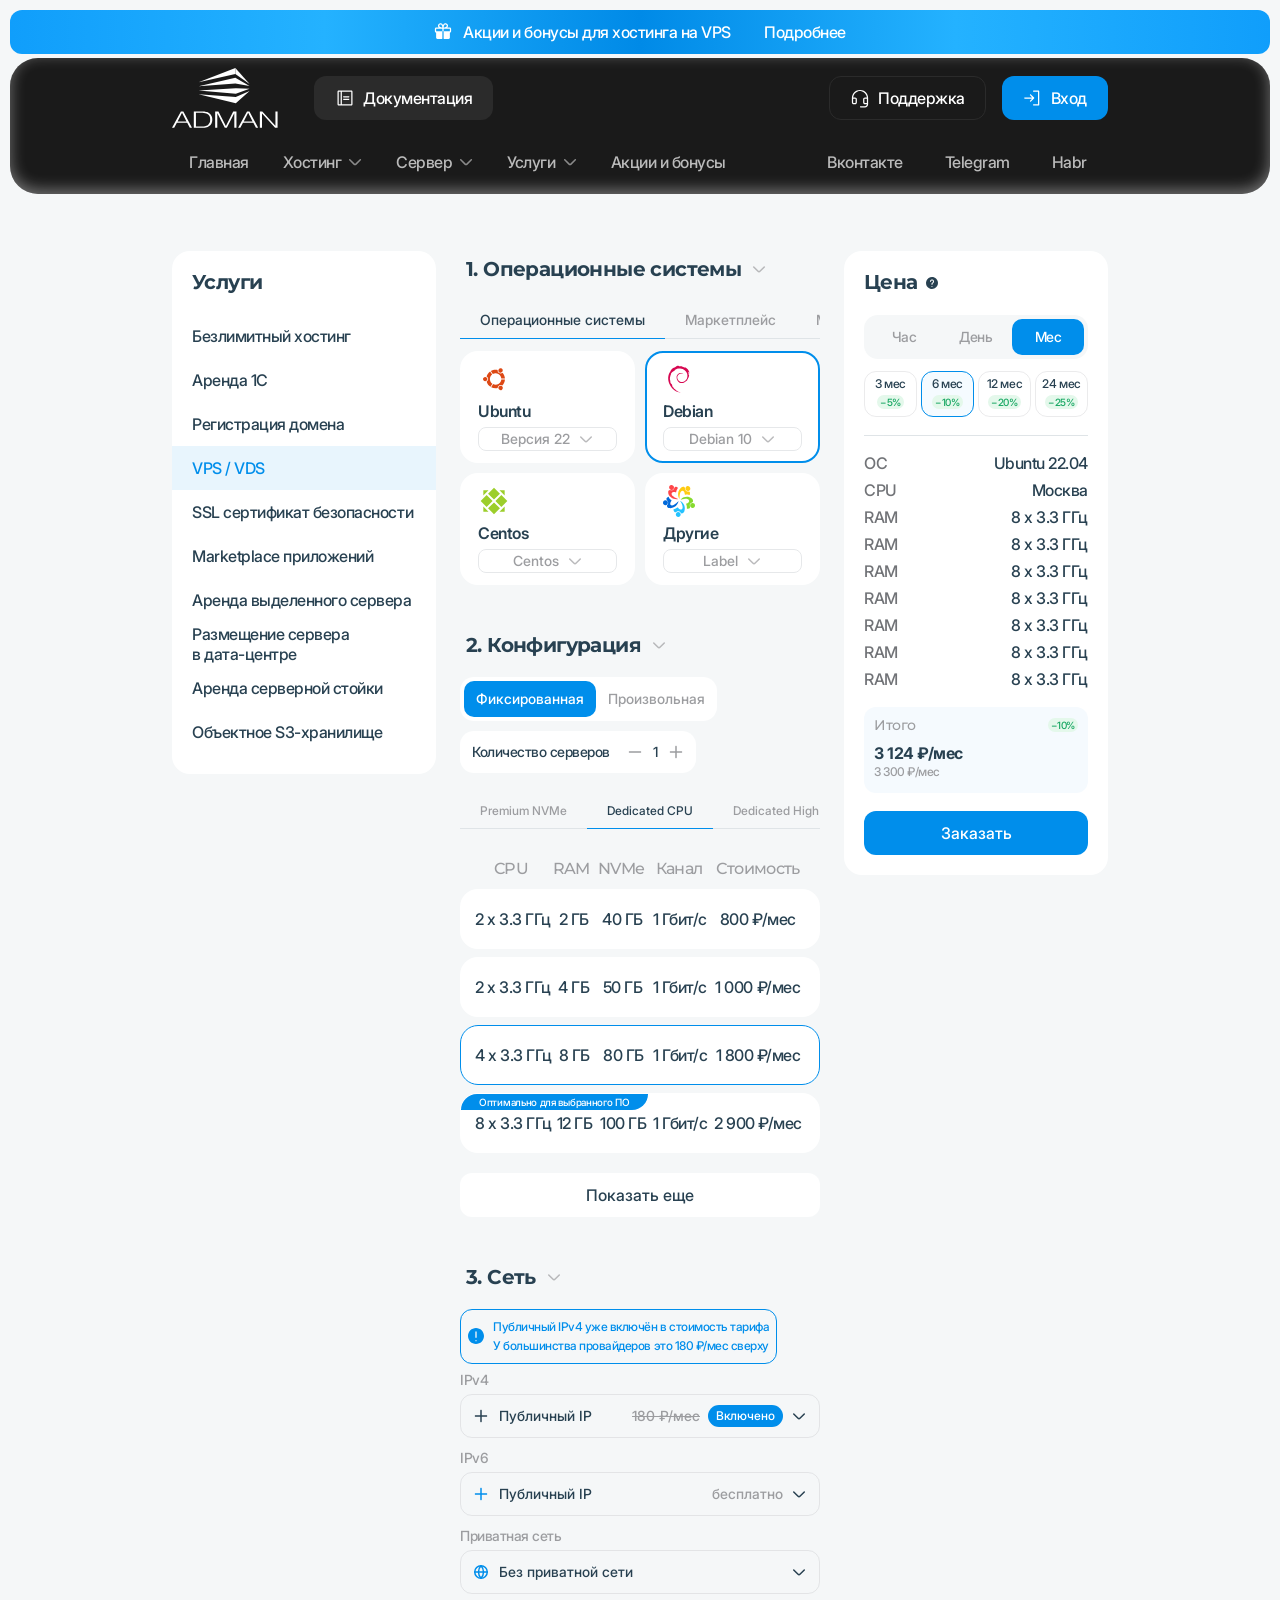
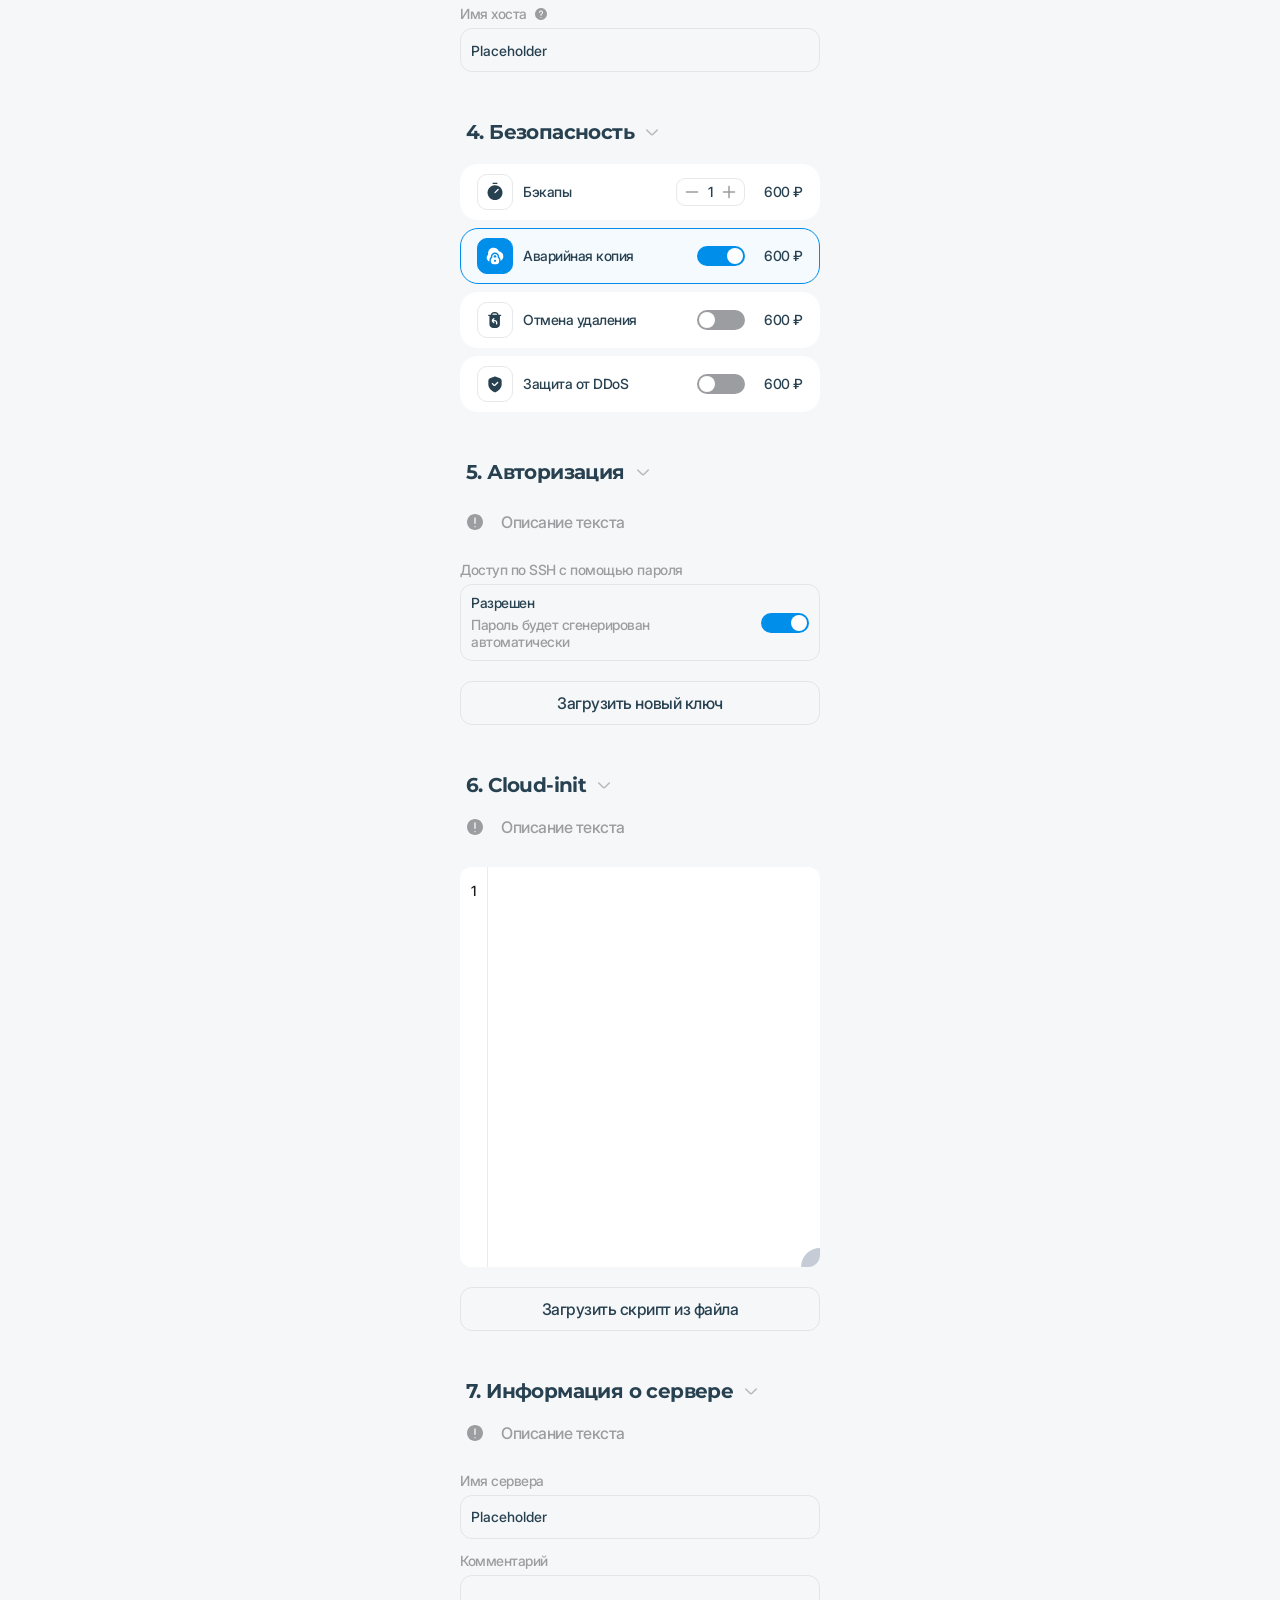
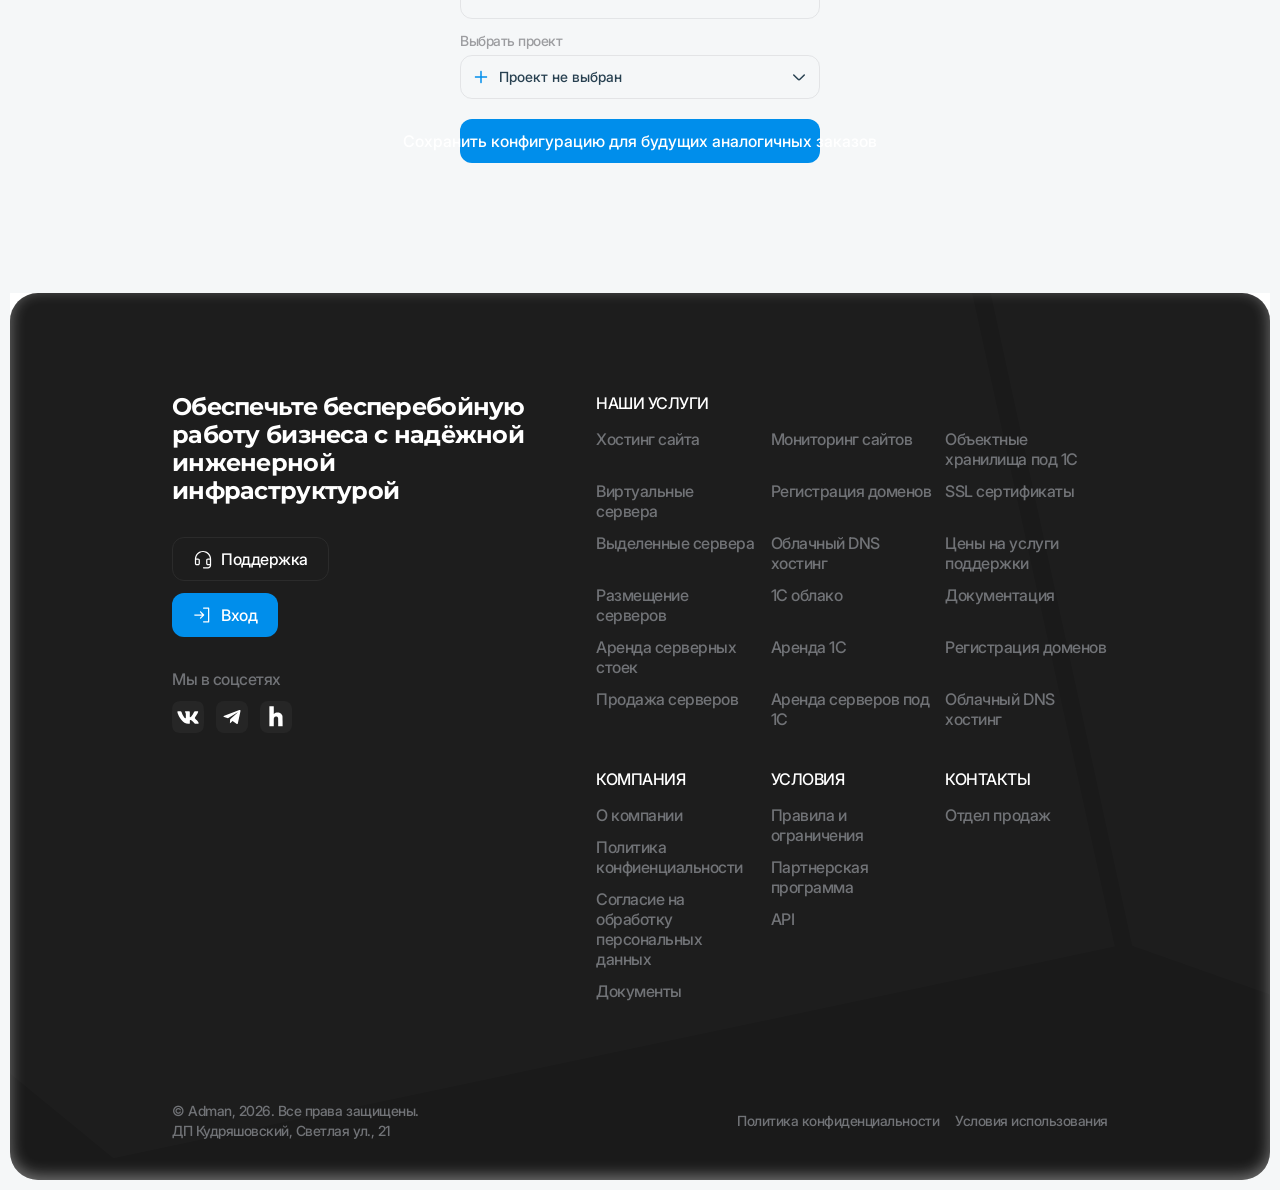
<file: services.html>
<!doctype html>
<html lang="ru">
  <head>
    <meta charset="utf-8" />
    <meta name="viewport" content="width=device-width, initial-scale=1.0" />
    <meta name="format-detection" content="telephone=no" />
    <link rel="shortcut icon" href="img/favicon.png" />
    <link rel="stylesheet" href="css/bootstrap.min.css" />
    <link rel="stylesheet" href="css/swiper-bundle.min.css" />
    <link rel="stylesheet" href="css/styles.css?v=9" />
    <title>Дата-центр Адман - Услуги</title>
  </head>

  <body class="body body--mobile-order">
    <a class="promotion body__promotion" href="#">
      <div class="container">
        <div class="promotion__content">
          <span class="text text--flex text--white promotion__text">
            <img class="text__icon" src="img/icons/gift-white.svg" alt="" />
            Акции и бонусы для хостинга на VPS
          </span>
          <span class="button promotion__button">
            <span class="button__text">Подробнее</span>
          </span>
        </div>
      </div>
    </a>

    <header class="header header--no-bg">
      <div class="header__content">
        <div class="container">
          <div class="header__top">
            <a class="header__logo" href="index.html">
              <img class="header__logo-img" src="img/logo.svg" alt="Logo" />
            </a>
            <a class="button button--dark-500 button--outline header__doc-button" href="#">
              <img class="button__icon" src="img/icons/doc-white.svg" alt="" />
              <span class="button__text">Документация</span>
            </a>
            <div class="header__actions">
              <a class="button button--border-dark-500 header__support-button" href="#">
                <img class="button__icon" src="img/icons/support-white.svg" alt="" />
                <span class="button__text">Поддержка</span>
              </a>
              <a class="button button--primary header__login-button" href="#">
                <img class="button__icon" src="img/icons/login-white.svg" alt="" />
                <span class="button__text">Вход</span>
              </a>
              <button class="button button--dark-500 header__menu-button js-open-menu">
                <span class="menu-icon"></span>
              </button>
            </div>
          </div>

          <nav class="header__nav">
            <ul class="header__menu">
              <li class="header__menu-item">
                <a class="button button--dropdown header__menu-link" href="index.html">
                  <span>Главная</span>
                </a>
              </li>
              <li class="header__menu-item header__menu-item--has-dropdown">
                <a class="button button--dropdown header__menu-link" href="#">
                  <span>Хостинг</span>
                  <svg width="13" height="7" viewBox="0 0 13 7" fill="none">
                    <path
                      d="M11.31 0.75L6.96333 5.09667C6.45 5.61 5.61 5.61 5.09667 5.09667L0.75 0.75"
                      stroke="currentColor"
                      stroke-width="1.5"
                      stroke-linecap="round"
                      stroke-linejoin="round" />
                  </svg>
                </a>
                <ul class="header__submenu">
                  <li class="header__submenu-item">
                    <a class="text text--white text--sm header__submenu-link" href="#">Виртуальный хостинг</a>
                  </li>
                  <li class="header__submenu-item">
                    <a class="text text--white text--sm header__submenu-link" href="#">1С облако</a>
                  </li>
                  <li class="header__submenu-item">
                    <a class="text text--white text--sm header__submenu-link" href="#">Регистрация домена</a>
                  </li>
                  <li class="header__submenu-item">
                    <a class="text text--white text--sm header__submenu-link" href="#">SSL сертификаты</a>
                  </li>
                </ul>
              </li>
              <li class="header__menu-item header__menu-item--has-dropdown">
                <a class="button button--dropdown header__menu-link" href="#">
                  <span>Сервер</span>
                  <svg width="13" height="7" viewBox="0 0 13 7" fill="none">
                    <path
                      d="M11.31 0.75L6.96333 5.09667C6.45 5.61 5.61 5.61 5.09667 5.09667L0.75 0.75"
                      stroke="currentColor"
                      stroke-width="1.5"
                      stroke-linecap="round"
                      stroke-linejoin="round" />
                  </svg>
                </a>
                <ul class="header__submenu">
                  <li class="header__submenu-item">
                    <a class="text text--white text--sm header__submenu-link" href="#">Виртуальный хостинг</a>
                  </li>
                  <li class="header__submenu-item">
                    <a class="text text--white text--sm header__submenu-link" href="#">1С облако</a>
                  </li>
                  <li class="header__submenu-item">
                    <a class="text text--white text--sm header__submenu-link" href="#">Регистрация домена</a>
                  </li>
                  <li class="header__submenu-item">
                    <a class="text text--white text--sm header__submenu-link" href="#">SSL сертификаты</a>
                  </li>
                </ul>
              </li>
              <li class="header__menu-item header__menu-item--has-dropdown">
                <a class="button button--dropdown header__menu-link" href="#">
                  <span>Услуги</span>
                  <svg width="13" height="7" viewBox="0 0 13 7" fill="none">
                    <path
                      d="M11.31 0.75L6.96333 5.09667C6.45 5.61 5.61 5.61 5.09667 5.09667L0.75 0.75"
                      stroke="currentColor"
                      stroke-width="1.5"
                      stroke-linecap="round"
                      stroke-linejoin="round" />
                  </svg>
                </a>
                <ul class="header__submenu">
                  <li class="header__submenu-item">
                    <a class="text text--white text--sm header__submenu-link" href="#">Виртуальный хостинг</a>
                  </li>
                  <li class="header__submenu-item">
                    <a class="text text--white text--sm header__submenu-link" href="#">1С облако</a>
                  </li>
                  <li class="header__submenu-item">
                    <a class="text text--white text--sm header__submenu-link" href="#">Регистрация домена</a>
                  </li>
                  <li class="header__submenu-item">
                    <a class="text text--white text--sm header__submenu-link" href="#">SSL сертификаты</a>
                  </li>
                </ul>
              </li>
              <li class="header__menu-item">
                <a class="button button--dropdown header__menu-link" href="#">
                  <span>Акции и бонусы</span>
                </a>
              </li>
            </ul>

            <ul class="header__socials">
              <li class="header__socials-item">
                <a class="button button--dropdown header__socials-link" href="#">Вконтакте</a>
              </li>
              <li class="header__socials-item">
                <a class="button button--dropdown header__socials-link" href="#">Telegram</a>
              </li>
              <li class="header__socials-item">
                <a class="button button--dropdown header__socials-link" href="#">Habr</a>
              </li>
            </ul>
          </nav>
        </div>
      </div>
    </header>

    <main class="main">
      <section class="services-page">
        <div class="container">
          <div class="services-page__layout">
            <aside class="services-sidebar services-page__sidebar">
              <p class="title title--5 title--montserrat title--bold services-sidebar__title">Услуги</p>
              <nav aria-label="Услуги">
                <ul class="services-sidebar__list">
                  <li class="services-sidebar__item">
                    <a class="link services-sidebar__link" href="#">Безлимитный хостинг</a>
                  </li>
                  <li class="services-sidebar__item">
                    <a class="link services-sidebar__link" href="#">Аренда 1С</a>
                  </li>
                  <li class="services-sidebar__item">
                    <a class="link services-sidebar__link" href="#">Регистрация домена</a>
                  </li>
                  <li class="services-sidebar__item">
                    <a class="link services-sidebar__link services-sidebar__link--active" href="#">VPS / VDS</a>
                  </li>
                  <li class="services-sidebar__item">
                    <a class="link services-sidebar__link" href="#">SSL сертификат безопасности</a>
                  </li>
                  <li class="services-sidebar__item">
                    <a class="link services-sidebar__link" href="#">Marketplace приложений</a>
                  </li>
                  <li class="services-sidebar__item">
                    <a class="link services-sidebar__link" href="#">Аренда выделенного сервера</a>
                  </li>
                  <li class="services-sidebar__item">
                    <a class="link services-sidebar__link" href="#">
                      Размещение сервера <br />
                      в дата-центре
                    </a>
                  </li>
                  <li class="services-sidebar__item">
                    <a class="link services-sidebar__link" href="#">Аренда серверной стойки</a>
                  </li>
                  <li class="services-sidebar__item">
                    <a class="link services-sidebar__link" href="#">Объектное S3-хранилище</a>
                  </li>
                </ul>
              </nav>
            </aside>

            <div class="service-configurator services-page__content">
              <section class="service-step">
                <h1 class="service-step__heading">
                  <button
                    class="title title--5 title--montserrat title--bold service-step__title"
                    id="service-step-title-1"
                    type="button"
                    data-bs-toggle="collapse"
                    data-bs-target="#service-step-content-1"
                    aria-expanded="true"
                    aria-controls="service-step-content-1">
                    1. Операционные системы
                    <svg
                      class="service-step__title-icon"
                      width="16"
                      height="16"
                      viewBox="0 0 16 16"
                      fill="none"
                      xmlns="http://www.w3.org/2000/svg"
                      aria-hidden="true">
                      <path
                        d="M13.28 5.96667L8.9333 10.3133C8.41997 10.8267 7.57997 10.8267 7.06664 10.3133L2.71997 5.96667"
                        stroke="currentColor"
                        stroke-opacity="0.7"
                        stroke-width="1.5"
                        stroke-miterlimit="10"
                        stroke-linecap="round"
                        stroke-linejoin="round" />
                    </svg>
                  </button>
                </h1>

                <div
                  class="service-step__content collapse show"
                  id="service-step-content-1"
                  role="region"
                  aria-labelledby="service-step-title-1">
                  <div class="option-nav option-nav--systems" role="tablist">
                    <button
                      class="option-nav__button active"
                      id="service-types-tab-os"
                      data-bs-toggle="tab"
                      data-bs-target="#service-types-panel-os"
                      type="button"
                      role="tab"
                      aria-controls="service-types-panel-os"
                      aria-selected="true">
                      Операционные системы
                    </button>
                    <button
                      class="option-nav__button"
                      id="service-types-tab-marketplace"
                      data-bs-toggle="tab"
                      data-bs-target="#service-types-panel-marketplace"
                      type="button"
                      role="tab"
                      aria-controls="service-types-panel-marketplace"
                      aria-selected="false">
                      Маркетплейс
                    </button>
                    <button
                      class="option-nav__button"
                      id="service-types-tab-images"
                      data-bs-toggle="tab"
                      data-bs-target="#service-types-panel-images"
                      type="button"
                      role="tab"
                      aria-controls="service-types-panel-images"
                      aria-selected="false">
                      Мои образы
                    </button>
                  </div>

                  <div class="tab-content">
                    <div
                      class="tab-pane fade show active"
                      id="service-types-panel-os"
                      role="tabpanel"
                      aria-labelledby="service-types-tab-os">
                      <ul class="os-options">
                        <li class="os-options__item">
                          <div class="os-option">
                            <input class="os-option__input visually-hidden" id="os-ubuntu" type="radio" name="os" value="ubuntu" />
                            <label class="os-option__select" for="os-ubuntu">
                              <img class="os-option__icon" src="img/services-page/os/ubuntu.svg" alt="" />
                              <span class="os-option__name">Ubuntu</span>
                            </label>
                            <div class="os-option__dropdown dropdown">
                              <button
                                class="os-option__version"
                                id="ubuntu-version-dropdown"
                                type="button"
                                data-bs-toggle="dropdown"
                                data-bs-display="static"
                                aria-expanded="false">
                                <span class="os-option__version-text">Версия 22</span>
                                <svg
                                  class="os-option__version-icon"
                                  width="16"
                                  height="16"
                                  viewBox="0 0 16 16"
                                  fill="none"
                                  xmlns="http://www.w3.org/2000/svg"
                                  aria-hidden="true">
                                  <path
                                    d="M13.28 5.96667L8.9333 10.3133C8.41997 10.8267 7.57997 10.8267 7.06664 10.3133L2.71997 5.96667"
                                    stroke="currentColor"
                                    stroke-opacity="0.7"
                                    stroke-width="1.5"
                                    stroke-miterlimit="10"
                                    stroke-linecap="round"
                                    stroke-linejoin="round" />
                                </svg>
                              </button>
                              <div class="os-option__menu dropdown-menu" aria-labelledby="ubuntu-version-dropdown">
                                <svg
                                  class="os-option__menu-arrow"
                                  width="4"
                                  height="8"
                                  viewBox="0 0 4 8"
                                  fill="none"
                                  xmlns="http://www.w3.org/2000/svg"
                                  aria-hidden="true">
                                  <path
                                    fill-rule="evenodd"
                                    clip-rule="evenodd"
                                    d="M3.9959 1.74666e-07L3.9959 8L0.799014 5.59926C-0.26634 4.79922 -0.266338 3.20078 0.799017 2.40074L3.9959 1.74666e-07Z"
                                    fill="currentColor" />
                                </svg>
                                <button
                                  class="os-option__version-option dropdown-item"
                                  type="button"
                                  data-os-version-value="Версия 22"
                                  aria-pressed="true">
                                  Версия 22
                                </button>
                                <button
                                  class="os-option__version-option dropdown-item"
                                  type="button"
                                  data-os-version-value="Версия 22"
                                  aria-pressed="false">
                                  Версия 22
                                </button>
                                <button
                                  class="os-option__version-option dropdown-item"
                                  type="button"
                                  data-os-version-value="Версия 22"
                                  aria-pressed="false">
                                  Версия 22
                                </button>
                              </div>
                            </div>
                          </div>
                        </li>
                        <li class="os-options__item">
                          <div class="os-option">
                            <input class="os-option__input visually-hidden" id="os-debian" type="radio" name="os" value="debian" checked />
                            <label class="os-option__select" for="os-debian">
                              <img class="os-option__icon" src="img/services-page/os/debian.svg" alt="" />
                              <span class="os-option__name">Debian</span>
                            </label>
                            <div class="os-option__dropdown dropdown">
                              <button
                                class="os-option__version"
                                id="debian-version-dropdown"
                                type="button"
                                data-bs-toggle="dropdown"
                                data-bs-display="static"
                                aria-expanded="false">
                                <span class="os-option__version-text">Debian 10</span>
                                <svg
                                  class="os-option__version-icon"
                                  width="16"
                                  height="16"
                                  viewBox="0 0 16 16"
                                  fill="none"
                                  xmlns="http://www.w3.org/2000/svg"
                                  aria-hidden="true">
                                  <path
                                    d="M13.28 5.96667L8.9333 10.3133C8.41997 10.8267 7.57997 10.8267 7.06664 10.3133L2.71997 5.96667"
                                    stroke="currentColor"
                                    stroke-opacity="0.7"
                                    stroke-width="1.5"
                                    stroke-miterlimit="10"
                                    stroke-linecap="round"
                                    stroke-linejoin="round" />
                                </svg>
                              </button>
                              <div class="os-option__menu dropdown-menu" aria-labelledby="debian-version-dropdown">
                                <svg
                                  class="os-option__menu-arrow"
                                  width="4"
                                  height="8"
                                  viewBox="0 0 4 8"
                                  fill="none"
                                  xmlns="http://www.w3.org/2000/svg"
                                  aria-hidden="true">
                                  <path
                                    fill-rule="evenodd"
                                    clip-rule="evenodd"
                                    d="M3.9959 1.74666e-07L3.9959 8L0.799014 5.59926C-0.26634 4.79922 -0.266338 3.20078 0.799017 2.40074L3.9959 1.74666e-07Z"
                                    fill="currentColor" />
                                </svg>
                                <button
                                  class="os-option__version-option dropdown-item"
                                  type="button"
                                  data-os-version-value="Debian 10"
                                  aria-pressed="true">
                                  Debian 10 (64 бит)
                                </button>
                                <button
                                  class="os-option__version-option dropdown-item"
                                  type="button"
                                  data-os-version-value="Debian 11"
                                  aria-pressed="false">
                                  Debian 11 (64 бит)
                                </button>
                                <button
                                  class="os-option__version-option dropdown-item"
                                  type="button"
                                  data-os-version-value="Debian 12"
                                  aria-pressed="false">
                                  Debian 12 (64 бит)
                                </button>
                                <button
                                  class="os-option__version-option dropdown-item"
                                  type="button"
                                  data-os-version-value="Debian 13"
                                  aria-pressed="false">
                                  Debian 13 (64 бит)
                                </button>
                                <button
                                  class="os-option__version-option dropdown-item"
                                  type="button"
                                  data-os-version-value="Debian 8"
                                  aria-pressed="false">
                                  Debian 8 (64 бит)
                                </button>
                                <button
                                  class="os-option__version-option dropdown-item"
                                  type="button"
                                  data-os-version-value="Debian 9"
                                  aria-pressed="false">
                                  Debian 9 (64 бит)
                                </button>
                              </div>
                            </div>
                          </div>
                        </li>
                        <li class="os-options__item">
                          <div class="os-option">
                            <input class="os-option__input visually-hidden" id="os-centos" type="radio" name="os" value="centos" />
                            <label class="os-option__select" for="os-centos">
                              <img class="os-option__icon" src="img/services-page/os/centos.svg" alt="" />
                              <span class="os-option__name">Centos</span>
                            </label>
                            <div class="os-option__dropdown dropdown">
                              <button
                                class="os-option__version"
                                id="centos-version-dropdown"
                                type="button"
                                data-bs-toggle="dropdown"
                                data-bs-display="static"
                                aria-expanded="false">
                                <span class="os-option__version-text">Centos</span>
                                <svg
                                  class="os-option__version-icon"
                                  width="16"
                                  height="16"
                                  viewBox="0 0 16 16"
                                  fill="none"
                                  xmlns="http://www.w3.org/2000/svg"
                                  aria-hidden="true">
                                  <path
                                    d="M13.28 5.96667L8.9333 10.3133C8.41997 10.8267 7.57997 10.8267 7.06664 10.3133L2.71997 5.96667"
                                    stroke="currentColor"
                                    stroke-opacity="0.7"
                                    stroke-width="1.5"
                                    stroke-miterlimit="10"
                                    stroke-linecap="round"
                                    stroke-linejoin="round" />
                                </svg>
                              </button>
                              <div class="os-option__menu dropdown-menu" aria-labelledby="centos-version-dropdown">
                                <svg
                                  class="os-option__menu-arrow"
                                  width="4"
                                  height="8"
                                  viewBox="0 0 4 8"
                                  fill="none"
                                  xmlns="http://www.w3.org/2000/svg"
                                  aria-hidden="true">
                                  <path
                                    fill-rule="evenodd"
                                    clip-rule="evenodd"
                                    d="M3.9959 1.74666e-07L3.9959 8L0.799014 5.59926C-0.26634 4.79922 -0.266338 3.20078 0.799017 2.40074L3.9959 1.74666e-07Z"
                                    fill="currentColor" />
                                </svg>
                                <button
                                  class="os-option__version-option dropdown-item"
                                  type="button"
                                  data-os-version-value="Centos"
                                  aria-pressed="true">
                                  Centos
                                </button>
                                <button
                                  class="os-option__version-option dropdown-item"
                                  type="button"
                                  data-os-version-value="Centos"
                                  aria-pressed="false">
                                  Centos
                                </button>
                                <button
                                  class="os-option__version-option dropdown-item"
                                  type="button"
                                  data-os-version-value="Centos"
                                  aria-pressed="false">
                                  Centos
                                </button>
                              </div>
                            </div>
                          </div>
                        </li>
                        <li class="os-options__item">
                          <div class="os-option">
                            <input class="os-option__input visually-hidden" id="os-other" type="radio" name="os" value="other" />
                            <label class="os-option__select" for="os-other">
                              <img class="os-option__icon" src="img/services-page/os/alma-linux.svg" alt="" />
                              <span class="os-option__name">Другие</span>
                            </label>
                            <div class="os-option__dropdown dropdown">
                              <button
                                class="os-option__version"
                                id="other-version-dropdown"
                                type="button"
                                data-bs-toggle="dropdown"
                                data-bs-display="static"
                                aria-expanded="false">
                                <span class="os-option__version-text">Label</span>
                                <svg
                                  class="os-option__version-icon"
                                  width="16"
                                  height="16"
                                  viewBox="0 0 16 16"
                                  fill="none"
                                  xmlns="http://www.w3.org/2000/svg"
                                  aria-hidden="true">
                                  <path
                                    d="M13.28 5.96667L8.9333 10.3133C8.41997 10.8267 7.57997 10.8267 7.06664 10.3133L2.71997 5.96667"
                                    stroke="currentColor"
                                    stroke-opacity="0.7"
                                    stroke-width="1.5"
                                    stroke-miterlimit="10"
                                    stroke-linecap="round"
                                    stroke-linejoin="round" />
                                </svg>
                              </button>
                              <div class="os-option__menu dropdown-menu" aria-labelledby="other-version-dropdown">
                                <svg
                                  class="os-option__menu-arrow"
                                  width="4"
                                  height="8"
                                  viewBox="0 0 4 8"
                                  fill="none"
                                  xmlns="http://www.w3.org/2000/svg"
                                  aria-hidden="true">
                                  <path
                                    fill-rule="evenodd"
                                    clip-rule="evenodd"
                                    d="M3.9959 1.74666e-07L3.9959 8L0.799014 5.59926C-0.26634 4.79922 -0.266338 3.20078 0.799017 2.40074L3.9959 1.74666e-07Z"
                                    fill="currentColor" />
                                </svg>
                                <button
                                  class="os-option__version-option dropdown-item"
                                  type="button"
                                  data-os-version-value="Label"
                                  aria-pressed="true">
                                  Label
                                </button>
                                <button
                                  class="os-option__version-option dropdown-item"
                                  type="button"
                                  data-os-version-value="Label"
                                  aria-pressed="false">
                                  Label
                                </button>
                                <button
                                  class="os-option__version-option dropdown-item"
                                  type="button"
                                  data-os-version-value="Label"
                                  aria-pressed="false">
                                  Label
                                </button>
                              </div>
                            </div>
                          </div>
                        </li>
                      </ul>
                    </div>
                    <div
                      class="tab-pane fade"
                      id="service-types-panel-marketplace"
                      role="tabpanel"
                      aria-labelledby="service-types-tab-marketplace">
                      <div class="marketplace">
                        <label class="visually-hidden" for="marketplace-search">Поиск в маркетплейсе</label>
                        <input class="input__field marketplace__search" id="marketplace-search" type="search" placeholder="Поиск..." />

                        <ul class="marketplace__filters" role="radiogroup" aria-label="Категория маркетплейса">
                          <li class="marketplace__filter-item">
                            <input
                              class="marketplace__filter-input visually-hidden"
                              id="marketplace-category-all"
                              type="radio"
                              name="marketplace-category"
                              value="all"
                              checked />
                            <label class="marketplace__filter" for="marketplace-category-all">Все</label>
                          </li>
                          <li class="marketplace__filter-item">
                            <input
                              class="marketplace__filter-input visually-hidden"
                              id="marketplace-category-ai"
                              type="radio"
                              name="marketplace-category"
                              value="ai" />
                            <label class="marketplace__filter" for="marketplace-category-ai">AI</label>
                          </li>
                          <li class="marketplace__filter-item">
                            <input
                              class="marketplace__filter-input visually-hidden"
                              id="marketplace-category-website"
                              type="radio"
                              name="marketplace-category"
                              value="website" />
                            <label class="marketplace__filter" for="marketplace-category-website">Сайт</label>
                          </li>
                          <li class="marketplace__filter-item">
                            <input
                              class="marketplace__filter-input visually-hidden"
                              id="marketplace-category-development"
                              type="radio"
                              name="marketplace-category"
                              value="development" />
                            <label class="marketplace__filter" for="marketplace-category-development">Разработка</label>
                          </li>
                          <li class="marketplace__filter-item">
                            <input
                              class="marketplace__filter-input visually-hidden"
                              id="marketplace-category-business"
                              type="radio"
                              name="marketplace-category"
                              value="business" />
                            <label class="marketplace__filter" for="marketplace-category-business">Бизнес</label>
                          </li>
                          <li class="marketplace__filter-item">
                            <input
                              class="marketplace__filter-input visually-hidden"
                              id="marketplace-category-gaming"
                              type="radio"
                              name="marketplace-category"
                              value="gaming" />
                            <label class="marketplace__filter" for="marketplace-category-gaming">Гейминг</label>
                          </li>
                          <li class="marketplace__filter-item">
                            <input
                              class="marketplace__filter-input visually-hidden"
                              id="marketplace-category-databases"
                              type="radio"
                              name="marketplace-category"
                              value="databases" />
                            <label class="marketplace__filter" for="marketplace-category-databases">Базы данных</label>
                          </li>
                          <li class="marketplace__filter-item">
                            <input
                              class="marketplace__filter-input visually-hidden"
                              id="marketplace-category-monitoring"
                              type="radio"
                              name="marketplace-category"
                              value="monitoring" />
                            <label class="marketplace__filter" for="marketplace-category-monitoring">Мониторинг</label>
                          </li>
                          <li class="marketplace__filter-item">
                            <input
                              class="marketplace__filter-input visually-hidden"
                              id="marketplace-category-security"
                              type="radio"
                              name="marketplace-category"
                              value="security" />
                            <label class="marketplace__filter" for="marketplace-category-security">Безопасность</label>
                          </li>
                        </ul>

                        <ul class="os-options os-options--marketplace marketplace__options">
                          <li class="os-options__item">
                            <div class="os-option os-option--marketplace">
                              <input
                                class="os-option__input visually-hidden"
                                id="marketplace-os-ubuntu"
                                type="radio"
                                name="marketplace-os"
                                value="ubuntu" />
                              <label class="os-option__select" for="marketplace-os-ubuntu">
                                <img class="os-option__icon" src="img/services-page/os/ubuntu.svg" alt="" />
                                <span class="os-option__name">Ubuntu</span>
                              </label>
                              <span class="os-option__price">10000+</span>
                              <div class="os-option__dropdown dropdown">
                                <button
                                  class="os-option__version"
                                  id="marketplace-ubuntu-version-dropdown"
                                  type="button"
                                  data-bs-toggle="dropdown"
                                  data-bs-display="static"
                                  aria-expanded="false">
                                  <span class="os-option__version-text">Версия 22</span>
                                  <svg
                                    class="os-option__version-icon"
                                    width="16"
                                    height="16"
                                    viewBox="0 0 16 16"
                                    fill="none"
                                    xmlns="http://www.w3.org/2000/svg"
                                    aria-hidden="true">
                                    <path
                                      d="M13.28 5.96667L8.9333 10.3133C8.41997 10.8267 7.57997 10.8267 7.06664 10.3133L2.71997 5.96667"
                                      stroke="currentColor"
                                      stroke-opacity="0.7"
                                      stroke-width="1.5"
                                      stroke-miterlimit="10"
                                      stroke-linecap="round"
                                      stroke-linejoin="round" />
                                  </svg>
                                </button>
                                <div class="os-option__menu dropdown-menu" aria-labelledby="marketplace-ubuntu-version-dropdown">
                                  <svg
                                    class="os-option__menu-arrow"
                                    width="4"
                                    height="8"
                                    viewBox="0 0 4 8"
                                    fill="none"
                                    xmlns="http://www.w3.org/2000/svg"
                                    aria-hidden="true">
                                    <path
                                      fill-rule="evenodd"
                                      clip-rule="evenodd"
                                      d="M3.9959 1.74666e-07L3.9959 8L0.799014 5.59926C-0.26634 4.79922 -0.266338 3.20078 0.799017 2.40074L3.9959 1.74666e-07Z"
                                      fill="currentColor" />
                                  </svg>
                                  <button
                                    class="os-option__version-option dropdown-item"
                                    type="button"
                                    data-os-version-value="Версия 22"
                                    aria-pressed="true">
                                    Версия 22
                                  </button>
                                  <button
                                    class="os-option__version-option dropdown-item"
                                    type="button"
                                    data-os-version-value="Версия 22"
                                    aria-pressed="false">
                                    Версия 22
                                  </button>
                                  <button
                                    class="os-option__version-option dropdown-item"
                                    type="button"
                                    data-os-version-value="Версия 22"
                                    aria-pressed="false">
                                    Версия 22
                                  </button>
                                </div>
                              </div>
                            </div>
                          </li>
                          <li class="os-options__item">
                            <div class="os-option os-option--marketplace">
                              <input
                                class="os-option__input visually-hidden"
                                id="marketplace-os-debian"
                                type="radio"
                                name="marketplace-os"
                                value="debian"
                                checked />
                              <label class="os-option__select" for="marketplace-os-debian">
                                <img class="os-option__icon" src="img/services-page/os/debian.svg" alt="" />
                                <span class="os-option__name">Debian</span>
                              </label>
                              <span class="os-option__price">17000+</span>
                              <div class="os-option__dropdown dropdown">
                                <button
                                  class="os-option__version"
                                  id="marketplace-debian-version-dropdown"
                                  type="button"
                                  data-bs-toggle="dropdown"
                                  data-bs-display="static"
                                  aria-expanded="false">
                                  <span class="os-option__version-text">Debian 10</span>
                                  <svg
                                    class="os-option__version-icon"
                                    width="16"
                                    height="16"
                                    viewBox="0 0 16 16"
                                    fill="none"
                                    xmlns="http://www.w3.org/2000/svg"
                                    aria-hidden="true">
                                    <path
                                      d="M13.28 5.96667L8.9333 10.3133C8.41997 10.8267 7.57997 10.8267 7.06664 10.3133L2.71997 5.96667"
                                      stroke="currentColor"
                                      stroke-opacity="0.7"
                                      stroke-width="1.5"
                                      stroke-miterlimit="10"
                                      stroke-linecap="round"
                                      stroke-linejoin="round" />
                                  </svg>
                                </button>
                                <div class="os-option__menu dropdown-menu" aria-labelledby="marketplace-debian-version-dropdown">
                                  <svg
                                    class="os-option__menu-arrow"
                                    width="4"
                                    height="8"
                                    viewBox="0 0 4 8"
                                    fill="none"
                                    xmlns="http://www.w3.org/2000/svg"
                                    aria-hidden="true">
                                    <path
                                      fill-rule="evenodd"
                                      clip-rule="evenodd"
                                      d="M3.9959 1.74666e-07L3.9959 8L0.799014 5.59926C-0.26634 4.79922 -0.266338 3.20078 0.799017 2.40074L3.9959 1.74666e-07Z"
                                      fill="currentColor" />
                                  </svg>
                                  <button
                                    class="os-option__version-option dropdown-item"
                                    type="button"
                                    data-os-version-value="Debian 10"
                                    aria-pressed="true">
                                    Debian 10 (64 бит)
                                  </button>
                                  <button
                                    class="os-option__version-option dropdown-item"
                                    type="button"
                                    data-os-version-value="Debian 11"
                                    aria-pressed="false">
                                    Debian 11 (64 бит)
                                  </button>
                                  <button
                                    class="os-option__version-option dropdown-item"
                                    type="button"
                                    data-os-version-value="Debian 12"
                                    aria-pressed="false">
                                    Debian 12 (64 бит)
                                  </button>
                                  <button
                                    class="os-option__version-option dropdown-item"
                                    type="button"
                                    data-os-version-value="Debian 13"
                                    aria-pressed="false">
                                    Debian 13 (64 бит)
                                  </button>
                                  <button
                                    class="os-option__version-option dropdown-item"
                                    type="button"
                                    data-os-version-value="Debian 8"
                                    aria-pressed="false">
                                    Debian 8 (64 бит)
                                  </button>
                                  <button
                                    class="os-option__version-option dropdown-item"
                                    type="button"
                                    data-os-version-value="Debian 9"
                                    aria-pressed="false">
                                    Debian 9 (64 бит)
                                  </button>
                                </div>
                              </div>
                            </div>
                          </li>
                          <li class="os-options__item">
                            <div class="os-option os-option--marketplace">
                              <input
                                class="os-option__input visually-hidden"
                                id="marketplace-os-centos"
                                type="radio"
                                name="marketplace-os"
                                value="centos" />
                              <label class="os-option__select" for="marketplace-os-centos">
                                <img class="os-option__icon" src="img/services-page/os/centos.svg" alt="" />
                                <span class="os-option__name">Centos</span>
                              </label>
                              <span class="os-option__price">20000+</span>
                              <div class="os-option__dropdown dropdown">
                                <button
                                  class="os-option__version"
                                  id="marketplace-centos-version-dropdown"
                                  type="button"
                                  data-bs-toggle="dropdown"
                                  data-bs-display="static"
                                  aria-expanded="false">
                                  <span class="os-option__version-text">Centos</span>
                                  <svg
                                    class="os-option__version-icon"
                                    width="16"
                                    height="16"
                                    viewBox="0 0 16 16"
                                    fill="none"
                                    xmlns="http://www.w3.org/2000/svg"
                                    aria-hidden="true">
                                    <path
                                      d="M13.28 5.96667L8.9333 10.3133C8.41997 10.8267 7.57997 10.8267 7.06664 10.3133L2.71997 5.96667"
                                      stroke="currentColor"
                                      stroke-opacity="0.7"
                                      stroke-width="1.5"
                                      stroke-miterlimit="10"
                                      stroke-linecap="round"
                                      stroke-linejoin="round" />
                                  </svg>
                                </button>
                                <div class="os-option__menu dropdown-menu" aria-labelledby="marketplace-centos-version-dropdown">
                                  <svg
                                    class="os-option__menu-arrow"
                                    width="4"
                                    height="8"
                                    viewBox="0 0 4 8"
                                    fill="none"
                                    xmlns="http://www.w3.org/2000/svg"
                                    aria-hidden="true">
                                    <path
                                      fill-rule="evenodd"
                                      clip-rule="evenodd"
                                      d="M3.9959 1.74666e-07L3.9959 8L0.799014 5.59926C-0.26634 4.79922 -0.266338 3.20078 0.799017 2.40074L3.9959 1.74666e-07Z"
                                      fill="currentColor" />
                                  </svg>
                                  <button
                                    class="os-option__version-option dropdown-item"
                                    type="button"
                                    data-os-version-value="Centos"
                                    aria-pressed="true">
                                    Centos
                                  </button>
                                  <button
                                    class="os-option__version-option dropdown-item"
                                    type="button"
                                    data-os-version-value="Centos"
                                    aria-pressed="false">
                                    Centos
                                  </button>
                                  <button
                                    class="os-option__version-option dropdown-item"
                                    type="button"
                                    data-os-version-value="Centos"
                                    aria-pressed="false">
                                    Centos
                                  </button>
                                </div>
                              </div>
                            </div>
                          </li>
                          <li class="os-options__item">
                            <div class="os-option os-option--marketplace">
                              <input
                                class="os-option__input visually-hidden"
                                id="marketplace-os-other"
                                type="radio"
                                name="marketplace-os"
                                value="other" />
                              <label class="os-option__select" for="marketplace-os-other">
                                <img class="os-option__icon" src="img/services-page/os/alma-linux.svg" alt="" />
                                <span class="os-option__name">Другие</span>
                              </label>
                              <span class="os-option__price">24000+</span>
                              <div class="os-option__dropdown dropdown">
                                <button
                                  class="os-option__version"
                                  id="marketplace-other-version-dropdown"
                                  type="button"
                                  data-bs-toggle="dropdown"
                                  data-bs-display="static"
                                  aria-expanded="false">
                                  <span class="os-option__version-text">Label</span>
                                  <svg
                                    class="os-option__version-icon"
                                    width="16"
                                    height="16"
                                    viewBox="0 0 16 16"
                                    fill="none"
                                    xmlns="http://www.w3.org/2000/svg"
                                    aria-hidden="true">
                                    <path
                                      d="M13.28 5.96667L8.9333 10.3133C8.41997 10.8267 7.57997 10.8267 7.06664 10.3133L2.71997 5.96667"
                                      stroke="currentColor"
                                      stroke-opacity="0.7"
                                      stroke-width="1.5"
                                      stroke-miterlimit="10"
                                      stroke-linecap="round"
                                      stroke-linejoin="round" />
                                  </svg>
                                </button>
                                <div class="os-option__menu dropdown-menu" aria-labelledby="marketplace-other-version-dropdown">
                                  <svg
                                    class="os-option__menu-arrow"
                                    width="4"
                                    height="8"
                                    viewBox="0 0 4 8"
                                    fill="none"
                                    xmlns="http://www.w3.org/2000/svg"
                                    aria-hidden="true">
                                    <path
                                      fill-rule="evenodd"
                                      clip-rule="evenodd"
                                      d="M3.9959 1.74666e-07L3.9959 8L0.799014 5.59926C-0.26634 4.79922 -0.266338 3.20078 0.799017 2.40074L3.9959 1.74666e-07Z"
                                      fill="currentColor" />
                                  </svg>
                                  <button
                                    class="os-option__version-option dropdown-item"
                                    type="button"
                                    data-os-version-value="Label"
                                    aria-pressed="true">
                                    Label
                                  </button>
                                  <button
                                    class="os-option__version-option dropdown-item"
                                    type="button"
                                    data-os-version-value="Label"
                                    aria-pressed="false">
                                    Label
                                  </button>
                                  <button
                                    class="os-option__version-option dropdown-item"
                                    type="button"
                                    data-os-version-value="Label"
                                    aria-pressed="false">
                                    Label
                                  </button>
                                </div>
                              </div>
                            </div>
                          </li>
                        </ul>
                      </div>
                    </div>
                    <div class="tab-pane fade" id="service-types-panel-images" role="tabpanel" aria-labelledby="service-types-tab-images">
                      <article class="image-option">
                        <h3 class="image-option__title">Новый образ</h3>
                        <p class="text text--sm image-option__description">Добавить</p>
                        <button class="button button--primary image-option__button" type="button" aria-label="Добавить новый образ">
                          <svg
                            class="image-option__button-icon"
                            width="16"
                            height="16"
                            viewBox="0 0 16 16"
                            fill="none"
                            xmlns="http://www.w3.org/2000/svg"
                            aria-hidden="true">
                            <path
                              d="M14.25 8C14.25 8.19891 14.171 8.38968 14.0303 8.53033C13.8897 8.67098 13.6989 8.75 13.5 8.75H8.75V13.5C8.75 13.6989 8.67098 13.8897 8.53033 14.0303C8.38968 14.171 8.19891 14.25 8 14.25C7.80109 14.25 7.61032 14.171 7.46967 14.0303C7.32902 13.8897 7.25 13.6989 7.25 13.5V8.75H2.5C2.30109 8.75 2.11032 8.67098 1.96967 8.53033C1.82902 8.38968 1.75 8.19891 1.75 8C1.75 7.80109 1.82902 7.61032 1.96967 7.46967C2.11032 7.32902 2.30109 7.25 2.5 7.25H7.25V2.5C7.25 2.30109 7.32902 2.11032 7.46967 1.96967C7.61032 1.82902 7.80109 1.75 8 1.75C8.19891 1.75 8.38968 1.82902 8.53033 1.96967C8.67098 2.11032 8.75 2.30109 8.75 2.5V7.25H13.5C13.6989 7.25 13.8897 7.32902 14.0303 7.46967C14.171 7.61032 14.25 7.80109 14.25 8Z"
                              fill="currentColor" />
                          </svg>
                        </button>
                      </article>
                    </div>
                  </div>
                </div>
              </section>

              <section class="service-step">
                <h2 class="service-step__heading">
                  <button
                    class="title title--5 title--montserrat title--bold service-step__title"
                    id="service-step-title-2"
                    type="button"
                    data-bs-toggle="collapse"
                    data-bs-target="#service-step-content-2"
                    aria-expanded="true"
                    aria-controls="service-step-content-2">
                    2. Конфигурация
                    <svg
                      class="service-step__title-icon"
                      width="16"
                      height="16"
                      viewBox="0 0 16 16"
                      fill="none"
                      xmlns="http://www.w3.org/2000/svg"
                      aria-hidden="true">
                      <path
                        d="M13.28 5.96667L8.9333 10.3133C8.41997 10.8267 7.57997 10.8267 7.06664 10.3133L2.71997 5.96667"
                        stroke="currentColor"
                        stroke-opacity="0.7"
                        stroke-width="1.5"
                        stroke-miterlimit="10"
                        stroke-linecap="round"
                        stroke-linejoin="round" />
                    </svg>
                  </button>
                </h2>

                <div
                  class="service-step__content collapse show"
                  id="service-step-content-2"
                  role="region"
                  aria-labelledby="service-step-title-2">
                  <div class="config-mode">
                    <div class="config-mode__controls">
                      <div class="segmented-control" role="tablist">
                        <button
                          class="segmented-control__button active"
                          id="config-mode-tab-fixed"
                          data-bs-toggle="tab"
                          data-bs-target="#config-mode-panel-fixed"
                          type="button"
                          role="tab"
                          aria-controls="config-mode-panel-fixed"
                          aria-selected="true">
                          Фиксированная
                        </button>
                        <button
                          class="segmented-control__button"
                          id="config-mode-tab-custom"
                          data-bs-toggle="tab"
                          data-bs-target="#config-mode-panel-custom"
                          type="button"
                          role="tab"
                          aria-controls="config-mode-panel-custom"
                          aria-selected="false">
                          Произвольная
                        </button>
                      </div>

                      <div class="server-counter">
                        <span class="text text--sm server-counter__label">Количество серверов</span>
                        <div class="counter counter--borderless" data-counter-min="1">
                          <button
                            class="counter__button"
                            type="button"
                            data-counter-action="decrease"
                            aria-label="Уменьшить количество серверов">
                            <svg
                              width="16"
                              height="16"
                              viewBox="0 0 16 16"
                              fill="none"
                              xmlns="http://www.w3.org/2000/svg"
                              aria-hidden="true">
                              <path
                                d="M14.25 8C14.25 8.19891 14.171 8.38968 14.0303 8.53033C13.8897 8.67098 13.6989 8.75 13.5 8.75H2.5C2.30109 8.75 2.11032 8.67098 1.96967 8.53033C1.82902 8.38968 1.75 8.19891 1.75 8C1.75 7.80109 1.82902 7.61032 1.96967 7.46967C2.11032 7.32902 2.30109 7.25 2.5 7.25H13.5C13.6989 7.25 13.8897 7.32902 14.0303 7.46967C14.171 7.61032 14.25 7.80109 14.25 8Z"
                                fill="currentColor" />
                            </svg>
                          </button>
                          <span class="text text--sm counter__value" aria-live="polite">1</span>
                          <button
                            class="counter__button"
                            type="button"
                            data-counter-action="increase"
                            aria-label="Увеличить количество серверов">
                            <svg
                              width="16"
                              height="16"
                              viewBox="0 0 16 16"
                              fill="none"
                              xmlns="http://www.w3.org/2000/svg"
                              aria-hidden="true">
                              <path
                                d="M14.25 8C14.25 8.19891 14.171 8.38968 14.0303 8.53033C13.8897 8.67098 13.6989 8.75 13.5 8.75H8.75V13.5C8.75 13.6989 8.67098 13.8897 8.53033 14.0303C8.38968 14.171 8.19891 14.25 8 14.25C7.80109 14.25 7.61032 14.171 7.46967 14.0303C7.32902 13.8897 7.25 13.6989 7.25 13.5V8.75H2.5C2.30109 8.75 2.11032 8.67098 1.96967 8.53033C1.82902 8.38968 1.75 8.19891 1.75 8C1.75 7.80109 1.82902 7.61032 1.96967 7.46967C2.11032 7.32902 2.30109 7.25 2.5 7.25H7.25V2.5C7.25 2.30109 7.32902 2.11032 7.46967 1.96967C7.61032 1.82902 7.80109 1.75 8 1.75C8.19891 1.75 8.38968 1.82902 8.53033 1.96967C8.67098 2.11032 8.75 2.30109 8.75 2.5V7.25H13.5C13.6989 7.25 13.8897 7.32902 14.0303 7.46967C14.171 7.61032 14.25 7.80109 14.25 8Z"
                                fill="currentColor" />
                            </svg>
                          </button>
                        </div>
                      </div>
                    </div>

                    <div class="tab-content config-mode__panels">
                      <div
                        class="tab-pane fade show active"
                        id="config-mode-panel-fixed"
                        role="tabpanel"
                        aria-labelledby="config-mode-tab-fixed">
                        <div class="config-mode__content">
                          <div class="option-nav option-nav--plans" role="tablist">
                            <button
                              class="option-nav__button"
                              id="server-plans-tab-premium"
                              data-bs-toggle="tab"
                              data-bs-target="#server-plans-panel-premium"
                              type="button"
                              role="tab"
                              aria-controls="server-plans-panel-premium"
                              aria-selected="false">
                              Premium NVMe
                            </button>
                            <button
                              class="option-nav__button active"
                              id="server-plans-tab-dedicated"
                              data-bs-toggle="tab"
                              data-bs-target="#server-plans-panel-dedicated"
                              type="button"
                              role="tab"
                              aria-controls="server-plans-panel-dedicated"
                              aria-selected="true">
                              Dedicated CPU
                            </button>
                            <button
                              class="option-nav__button"
                              id="server-plans-tab-dedicated-high"
                              data-bs-toggle="tab"
                              data-bs-target="#server-plans-panel-dedicated-high"
                              type="button"
                              role="tab"
                              aria-controls="server-plans-panel-dedicated-high"
                              aria-selected="false">
                              Dedicated High CPU
                            </button>
                            <button
                              class="option-nav__button"
                              id="server-plans-tab-high"
                              data-bs-toggle="tab"
                              data-bs-target="#server-plans-panel-high"
                              type="button"
                              role="tab"
                              aria-controls="server-plans-panel-high"
                              aria-selected="false">
                              High CPU
                            </button>
                          </div>

                          <div class="tab-content">
                            <div
                              class="tab-pane fade"
                              id="server-plans-panel-premium"
                              role="tabpanel"
                              aria-labelledby="server-plans-tab-premium">
                              <div class="config-list">
                                <div class="config-list__header" aria-hidden="true">
                                  <span>CPU</span>
                                  <span>RAM</span>
                                  <span>NVMe</span>
                                  <span class="config-list__channel">Канал</span>
                                  <span>Стоимость</span>
                                </div>
                                <ul class="config-list__items" role="radiogroup" aria-label="Конфигурация Premium NVMe">
                                  <li class="config-list__item">
                                    <input
                                      class="config-option__input visually-hidden"
                                      id="server-config-premium-1"
                                      type="radio"
                                      name="server-config-premium"
                                      value="premium-1"
                                      checked />
                                    <label class="config-option" for="server-config-premium-1">
                                      <span>4 x 3.3 ГГц</span>
                                      <span>8 ГБ</span>
                                      <span>80 ГБ</span>
                                      <span class="config-option__channel">1 Гбит/с</span>
                                      <span>1 800 ₽/мес</span>
                                    </label>
                                  </li>
                                </ul>
                              </div>
                            </div>
                            <div
                              class="tab-pane fade show active"
                              id="server-plans-panel-dedicated"
                              role="tabpanel"
                              aria-labelledby="server-plans-tab-dedicated">
                              <div class="config-list">
                                <div class="config-list__header" aria-hidden="true">
                                  <span>CPU</span>
                                  <span>RAM</span>
                                  <span>NVMe</span>
                                  <span class="config-list__channel">Канал</span>
                                  <span>Стоимость</span>
                                </div>
                                <ul class="config-list__items" role="radiogroup" aria-label="Конфигурация Dedicated CPU">
                                  <li class="config-list__item">
                                    <input
                                      class="config-option__input visually-hidden"
                                      id="server-config-dedicated-1"
                                      type="radio"
                                      name="server-config-dedicated"
                                      value="dedicated-1" />
                                    <label class="config-option" for="server-config-dedicated-1">
                                      <span>2 x 3.3 ГГц</span>
                                      <span>2 ГБ</span>
                                      <span>40 ГБ</span>
                                      <span class="config-option__channel">1 Гбит/с</span>
                                      <span>800 ₽/мес</span>
                                    </label>
                                  </li>
                                  <li class="config-list__item">
                                    <input
                                      class="config-option__input visually-hidden"
                                      id="server-config-dedicated-2"
                                      type="radio"
                                      name="server-config-dedicated"
                                      value="dedicated-2" />
                                    <label class="config-option" for="server-config-dedicated-2">
                                      <span>2 x 3.3 ГГц</span>
                                      <span>4 ГБ</span>
                                      <span>50 ГБ</span>
                                      <span class="config-option__channel">1 Гбит/с</span>
                                      <span>1 000 ₽/мес</span>
                                    </label>
                                  </li>
                                  <li class="config-list__item">
                                    <input
                                      class="config-option__input visually-hidden"
                                      id="server-config-dedicated-3"
                                      type="radio"
                                      name="server-config-dedicated"
                                      value="dedicated-3"
                                      checked />
                                    <label class="config-option" for="server-config-dedicated-3">
                                      <span>4 x 3.3 ГГц</span>
                                      <span>8 ГБ</span>
                                      <span>80 ГБ</span>
                                      <span class="config-option__channel">1 Гбит/с</span>
                                      <span>1 800 ₽/мес</span>
                                    </label>
                                  </li>
                                  <li class="config-list__item">
                                    <input
                                      class="config-option__input visually-hidden"
                                      id="server-config-dedicated-4"
                                      type="radio"
                                      name="server-config-dedicated"
                                      value="dedicated-4" />
                                    <label class="config-option config-option--recommended" for="server-config-dedicated-4">
                                      <span class="config-option__badge">Оптимально для выбранного ПО</span>
                                      <span>8 x 3.3 ГГц</span>
                                      <span>12 ГБ</span>
                                      <span>100 ГБ</span>
                                      <span class="config-option__channel">1 Гбит/с</span>
                                      <span>2 900 ₽/мес</span>
                                    </label>
                                  </li>
                                </ul>
                              </div>

                              <button class="button button--white config-mode__more-button" type="button">Показать еще</button>
                            </div>
                            <div
                              class="tab-pane fade"
                              id="server-plans-panel-dedicated-high"
                              role="tabpanel"
                              aria-labelledby="server-plans-tab-dedicated-high">
                              <div class="config-list">
                                <div class="config-list__header" aria-hidden="true">
                                  <span>CPU</span>
                                  <span>RAM</span>
                                  <span>NVMe</span>
                                  <span class="config-list__channel">Канал</span>
                                  <span>Стоимость</span>
                                </div>
                                <ul class="config-list__items" role="radiogroup" aria-label="Конфигурация Dedicated High CPU">
                                  <li class="config-list__item">
                                    <input
                                      class="config-option__input visually-hidden"
                                      id="server-config-dedicated-high-1"
                                      type="radio"
                                      name="server-config-dedicated-high"
                                      value="dedicated-high-1"
                                      checked />
                                    <label class="config-option" for="server-config-dedicated-high-1">
                                      <span>4 x 3.3 ГГц</span>
                                      <span>8 ГБ</span>
                                      <span>80 ГБ</span>
                                      <span class="config-option__channel">1 Гбит/с</span>
                                      <span>1 800 ₽/мес</span>
                                    </label>
                                  </li>
                                </ul>
                              </div>
                            </div>
                            <div class="tab-pane fade" id="server-plans-panel-high" role="tabpanel" aria-labelledby="server-plans-tab-high">
                              <div class="config-list">
                                <div class="config-list__header" aria-hidden="true">
                                  <span>CPU</span>
                                  <span>RAM</span>
                                  <span>NVMe</span>
                                  <span class="config-list__channel">Канал</span>
                                  <span>Стоимость</span>
                                </div>
                                <ul class="config-list__items" role="radiogroup" aria-label="Конфигурация High CPU">
                                  <li class="config-list__item">
                                    <input
                                      class="config-option__input visually-hidden"
                                      id="server-config-high-1"
                                      type="radio"
                                      name="server-config-high"
                                      value="high-1"
                                      checked />
                                    <label class="config-option" for="server-config-high-1">
                                      <span>4 x 3.3 ГГц</span>
                                      <span>8 ГБ</span>
                                      <span>80 ГБ</span>
                                      <span class="config-option__channel">1 Гбит/с</span>
                                      <span>1 800 ₽/мес</span>
                                    </label>
                                  </li>
                                </ul>
                              </div>
                            </div>
                          </div>
                        </div>
                      </div>
                      <div class="tab-pane fade" id="config-mode-panel-custom" role="tabpanel" aria-labelledby="config-mode-tab-custom">
                        <div class="custom-config config-mode__content">
                          <div class="option-nav option-nav--plans" role="tablist">
                            <button
                              class="option-nav__button"
                              id="custom-plans-tab-premium"
                              data-bs-toggle="tab"
                              data-bs-target="#custom-plans-panel-premium"
                              type="button"
                              role="tab"
                              aria-controls="custom-plans-panel-premium"
                              aria-selected="false">
                              Premium NVMe
                            </button>
                            <button
                              class="option-nav__button active"
                              id="custom-plans-tab-dedicated"
                              data-bs-toggle="tab"
                              data-bs-target="#custom-plans-panel-dedicated"
                              type="button"
                              role="tab"
                              aria-controls="custom-plans-panel-dedicated"
                              aria-selected="true">
                              Dedicated CPU
                            </button>
                            <button
                              class="option-nav__button"
                              id="custom-plans-tab-dedicated-high"
                              data-bs-toggle="tab"
                              data-bs-target="#custom-plans-panel-dedicated-high"
                              type="button"
                              role="tab"
                              aria-controls="custom-plans-panel-dedicated-high"
                              aria-selected="false">
                              Dedicated High CPU
                            </button>
                            <button
                              class="option-nav__button"
                              id="custom-plans-tab-high"
                              data-bs-toggle="tab"
                              data-bs-target="#custom-plans-panel-high"
                              type="button"
                              role="tab"
                              aria-controls="custom-plans-panel-high"
                              aria-selected="false">
                              High CPU
                            </button>
                          </div>

                          <div class="tab-content custom-config__panels">
                            <div
                              class="tab-pane fade"
                              id="custom-plans-panel-premium"
                              role="tabpanel"
                              aria-labelledby="custom-plans-tab-premium">
                              <div class="custom-config__cards">
                                <article class="range-card" data-range-card>
                                  <input
                                    class="range-card__select visually-hidden"
                                    id="custom-range-premium-1"
                                    type="radio"
                                    name="custom-range-premium"
                                    value="premium-1"
                                    aria-labelledby="custom-range-premium-1-label"
                                    checked />
                                  <div class="range-card__header">
                                    <h3 class="text text--sm range-card__label" id="custom-range-premium-1-label">Label</h3>
                                    <span class="text text--sm range-card__support">С вами свяжется поддержка</span>
                                  </div>
                                  <div class="range-card__body">
                                    <div class="range-card__meta">
                                      <output class="range-card__value" data-range-value>14</output>
                                      <span class="range-card__price">11 760 ₽/мес</span>
                                      <div class="range-card__actions">
                                        <button
                                          class="range-card__button"
                                          type="button"
                                          data-range-action="decrease"
                                          aria-label="Уменьшить значение">
                                          <svg width="16" height="16" viewBox="0 0 16 16" fill="none" aria-hidden="true">
                                            <path
                                              d="M14.25 8C14.25 8.19891 14.171 8.38968 14.0303 8.53033C13.8897 8.67098 13.6989 8.75 13.5 8.75H2.5C2.30109 8.75 2.11032 8.67098 1.96967 8.53033C1.82902 8.38968 1.75 8.19891 1.75 8C1.75 7.80109 1.82902 7.61032 1.96967 7.46967C2.11032 7.32902 2.30109 7.25 2.5 7.25H13.5C13.6989 7.25 13.8897 7.32902 14.0303 7.46967C14.171 7.61032 14.25 7.80109 14.25 8Z"
                                              fill="currentColor" />
                                          </svg>
                                        </button>
                                        <button
                                          class="range-card__button range-card__button--increase"
                                          type="button"
                                          data-range-action="increase"
                                          aria-label="Увеличить значение">
                                          <svg width="16" height="16" viewBox="0 0 16 16" fill="none" aria-hidden="true">
                                            <path
                                              d="M14.25 8C14.25 8.19891 14.171 8.38968 14.0303 8.53033C13.8897 8.67098 13.6989 8.75 13.5 8.75H8.75V13.5C8.75 13.6989 8.67098 13.8897 8.53033 14.0303C8.38968 14.171 8.19891 14.25 8 14.25C7.80109 14.25 7.61032 14.171 7.46967 14.0303C7.32902 13.8897 7.25 13.6989 7.25 13.5V8.75H2.5C2.30109 8.75 2.11032 8.67098 1.96967 8.53033C1.82902 8.38968 1.75 8.19891 1.75 8C1.75 7.80109 1.82902 7.61032 1.96967 7.46967C2.11032 7.32902 2.30109 7.25 2.5 7.25H7.25V2.5C7.25 2.30109 7.32902 2.11032 7.46967 1.96967C7.61032 1.82902 7.80109 1.75 8 1.75C8.19891 1.75 8.38968 1.82902 8.53033 1.96967C8.67098 2.11032 8.75 2.30109 8.75 2.5V7.25H13.5C13.6989 7.25 13.8897 7.32902 14.0303 7.46967C14.171 7.61032 14.25 7.80109 14.25 8Z"
                                              fill="currentColor" />
                                          </svg>
                                        </button>
                                      </div>
                                    </div>
                                    <input
                                      class="range-card__input"
                                      data-range-input
                                      type="range"
                                      min="1"
                                      max="30"
                                      step="1"
                                      value="14"
                                      aria-label="Label" />
                                  </div>
                                </article>
                              </div>

                              <div class="custom-config__total">
                                <span class="text custom-config__total-label">Стоимость</span>
                                <strong class="custom-config__total-price">11 760 ₽/мес</strong>
                              </div>
                            </div>
                            <div
                              class="tab-pane fade show active"
                              id="custom-plans-panel-dedicated"
                              role="tabpanel"
                              aria-labelledby="custom-plans-tab-dedicated">
                              <div class="custom-config__cards">
                                <article class="range-card" data-range-card>
                                  <input
                                    class="range-card__select visually-hidden"
                                    id="custom-range-dedicated-1"
                                    type="radio"
                                    name="custom-range-dedicated"
                                    value="dedicated-1"
                                    aria-labelledby="custom-range-dedicated-1-label"
                                    checked />
                                  <div class="range-card__header">
                                    <h3 class="text text--sm range-card__label" id="custom-range-dedicated-1-label">Label</h3>
                                    <span class="text text--sm range-card__support">С вами свяжется поддержка</span>
                                  </div>
                                  <div class="range-card__body">
                                    <div class="range-card__meta">
                                      <output class="range-card__value" data-range-value>14</output>
                                      <span class="range-card__price">11 760 ₽/мес</span>
                                      <div class="range-card__actions">
                                        <button
                                          class="range-card__button"
                                          type="button"
                                          data-range-action="decrease"
                                          aria-label="Уменьшить значение">
                                          <svg width="16" height="16" viewBox="0 0 16 16" fill="none" aria-hidden="true">
                                            <path
                                              d="M14.25 8C14.25 8.19891 14.171 8.38968 14.0303 8.53033C13.8897 8.67098 13.6989 8.75 13.5 8.75H2.5C2.30109 8.75 2.11032 8.67098 1.96967 8.53033C1.82902 8.38968 1.75 8.19891 1.75 8C1.75 7.80109 1.82902 7.61032 1.96967 7.46967C2.11032 7.32902 2.30109 7.25 2.5 7.25H13.5C13.6989 7.25 13.8897 7.32902 14.0303 7.46967C14.171 7.61032 14.25 7.80109 14.25 8Z"
                                              fill="currentColor" />
                                          </svg>
                                        </button>
                                        <button
                                          class="range-card__button range-card__button--increase"
                                          type="button"
                                          data-range-action="increase"
                                          aria-label="Увеличить значение">
                                          <svg width="16" height="16" viewBox="0 0 16 16" fill="none" aria-hidden="true">
                                            <path
                                              d="M14.25 8C14.25 8.19891 14.171 8.38968 14.0303 8.53033C13.8897 8.67098 13.6989 8.75 13.5 8.75H8.75V13.5C8.75 13.6989 8.67098 13.8897 8.53033 14.0303C8.38968 14.171 8.19891 14.25 8 14.25C7.80109 14.25 7.61032 14.171 7.46967 14.0303C7.32902 13.8897 7.25 13.6989 7.25 13.5V8.75H2.5C2.30109 8.75 2.11032 8.67098 1.96967 8.53033C1.82902 8.38968 1.75 8.19891 1.75 8C1.75 7.80109 1.82902 7.61032 1.96967 7.46967C2.11032 7.32902 2.30109 7.25 2.5 7.25H7.25V2.5C7.25 2.30109 7.32902 2.11032 7.46967 1.96967C7.61032 1.82902 7.80109 1.75 8 1.75C8.19891 1.75 8.38968 1.82902 8.53033 1.96967C8.67098 2.11032 8.75 2.30109 8.75 2.5V7.25H13.5C13.6989 7.25 13.8897 7.32902 14.0303 7.46967C14.171 7.61032 14.25 7.80109 14.25 8Z"
                                              fill="currentColor" />
                                          </svg>
                                        </button>
                                      </div>
                                    </div>
                                    <input
                                      class="range-card__input"
                                      data-range-input
                                      type="range"
                                      min="1"
                                      max="30"
                                      step="1"
                                      value="14"
                                      aria-label="Label" />
                                  </div>
                                </article>

                                <article class="range-card" data-range-card>
                                  <input
                                    class="range-card__select visually-hidden"
                                    id="custom-range-dedicated-2"
                                    type="radio"
                                    name="custom-range-dedicated"
                                    value="dedicated-2"
                                    aria-labelledby="custom-range-dedicated-2-label" />
                                  <div class="range-card__header">
                                    <h3 class="text text--sm range-card__label" id="custom-range-dedicated-2-label">Label</h3>
                                    <span class="text text--sm range-card__support">С вами свяжется поддержка</span>
                                  </div>
                                  <div class="range-card__body">
                                    <div class="range-card__meta">
                                      <output class="range-card__value" data-range-value>14</output>
                                      <span class="range-card__price">11 760 ₽/мес</span>
                                      <div class="range-card__actions">
                                        <button
                                          class="range-card__button"
                                          type="button"
                                          data-range-action="decrease"
                                          aria-label="Уменьшить значение">
                                          <svg width="16" height="16" viewBox="0 0 16 16" fill="none" aria-hidden="true">
                                            <path
                                              d="M14.25 8C14.25 8.19891 14.171 8.38968 14.0303 8.53033C13.8897 8.67098 13.6989 8.75 13.5 8.75H2.5C2.30109 8.75 2.11032 8.67098 1.96967 8.53033C1.82902 8.38968 1.75 8.19891 1.75 8C1.75 7.80109 1.82902 7.61032 1.96967 7.46967C2.11032 7.32902 2.30109 7.25 2.5 7.25H13.5C13.6989 7.25 13.8897 7.32902 14.0303 7.46967C14.171 7.61032 14.25 7.80109 14.25 8Z"
                                              fill="currentColor" />
                                          </svg>
                                        </button>
                                        <button
                                          class="range-card__button range-card__button--increase"
                                          type="button"
                                          data-range-action="increase"
                                          aria-label="Увеличить значение">
                                          <svg width="16" height="16" viewBox="0 0 16 16" fill="none" aria-hidden="true">
                                            <path
                                              d="M14.25 8C14.25 8.19891 14.171 8.38968 14.0303 8.53033C13.8897 8.67098 13.6989 8.75 13.5 8.75H8.75V13.5C8.75 13.6989 8.67098 13.8897 8.53033 14.0303C8.38968 14.171 8.19891 14.25 8 14.25C7.80109 14.25 7.61032 14.171 7.46967 14.0303C7.32902 13.8897 7.25 13.6989 7.25 13.5V8.75H2.5C2.30109 8.75 2.11032 8.67098 1.96967 8.53033C1.82902 8.38968 1.75 8.19891 1.75 8C1.75 7.80109 1.82902 7.61032 1.96967 7.46967C2.11032 7.32902 2.30109 7.25 2.5 7.25H7.25V2.5C7.25 2.30109 7.32902 2.11032 7.46967 1.96967C7.61032 1.82902 7.80109 1.75 8 1.75C8.19891 1.75 8.38968 1.82902 8.53033 1.96967C8.67098 2.11032 8.75 2.30109 8.75 2.5V7.25H13.5C13.6989 7.25 13.8897 7.32902 14.0303 7.46967C14.171 7.61032 14.25 7.80109 14.25 8Z"
                                              fill="currentColor" />
                                          </svg>
                                        </button>
                                      </div>
                                    </div>
                                    <input
                                      class="range-card__input"
                                      data-range-input
                                      type="range"
                                      min="1"
                                      max="30"
                                      step="1"
                                      value="14"
                                      aria-label="Label" />
                                  </div>
                                </article>

                                <article class="range-card" data-range-card>
                                  <input
                                    class="range-card__select visually-hidden"
                                    id="custom-range-dedicated-3"
                                    type="radio"
                                    name="custom-range-dedicated"
                                    value="dedicated-3"
                                    aria-labelledby="custom-range-dedicated-3-label" />
                                  <div class="range-card__header">
                                    <h3 class="text text--sm range-card__label" id="custom-range-dedicated-3-label">Label</h3>
                                    <span class="text text--sm range-card__support">С вами свяжется поддержка</span>
                                  </div>
                                  <div class="range-card__body">
                                    <div class="range-card__meta">
                                      <output class="range-card__value" data-range-value>14</output>
                                      <span class="range-card__price">11 760 ₽/мес</span>
                                      <div class="range-card__actions">
                                        <button
                                          class="range-card__button"
                                          type="button"
                                          data-range-action="decrease"
                                          aria-label="Уменьшить значение">
                                          <svg width="16" height="16" viewBox="0 0 16 16" fill="none" aria-hidden="true">
                                            <path
                                              d="M14.25 8C14.25 8.19891 14.171 8.38968 14.0303 8.53033C13.8897 8.67098 13.6989 8.75 13.5 8.75H2.5C2.30109 8.75 2.11032 8.67098 1.96967 8.53033C1.82902 8.38968 1.75 8.19891 1.75 8C1.75 7.80109 1.82902 7.61032 1.96967 7.46967C2.11032 7.32902 2.30109 7.25 2.5 7.25H13.5C13.6989 7.25 13.8897 7.32902 14.0303 7.46967C14.171 7.61032 14.25 7.80109 14.25 8Z"
                                              fill="currentColor" />
                                          </svg>
                                        </button>
                                        <button
                                          class="range-card__button range-card__button--increase"
                                          type="button"
                                          data-range-action="increase"
                                          aria-label="Увеличить значение">
                                          <svg width="16" height="16" viewBox="0 0 16 16" fill="none" aria-hidden="true">
                                            <path
                                              d="M14.25 8C14.25 8.19891 14.171 8.38968 14.0303 8.53033C13.8897 8.67098 13.6989 8.75 13.5 8.75H8.75V13.5C8.75 13.6989 8.67098 13.8897 8.53033 14.0303C8.38968 14.171 8.19891 14.25 8 14.25C7.80109 14.25 7.61032 14.171 7.46967 14.0303C7.32902 13.8897 7.25 13.6989 7.25 13.5V8.75H2.5C2.30109 8.75 2.11032 8.67098 1.96967 8.53033C1.82902 8.38968 1.75 8.19891 1.75 8C1.75 7.80109 1.82902 7.61032 1.96967 7.46967C2.11032 7.32902 2.30109 7.25 2.5 7.25H7.25V2.5C7.25 2.30109 7.32902 2.11032 7.46967 1.96967C7.61032 1.82902 7.80109 1.75 8 1.75C8.19891 1.75 8.38968 1.82902 8.53033 1.96967C8.67098 2.11032 8.75 2.30109 8.75 2.5V7.25H13.5C13.6989 7.25 13.8897 7.32902 14.0303 7.46967C14.171 7.61032 14.25 7.80109 14.25 8Z"
                                              fill="currentColor" />
                                          </svg>
                                        </button>
                                      </div>
                                    </div>
                                    <input
                                      class="range-card__input"
                                      data-range-input
                                      type="range"
                                      min="1"
                                      max="30"
                                      step="1"
                                      value="14"
                                      aria-label="Label" />
                                  </div>
                                </article>
                              </div>

                              <div class="custom-config__total">
                                <span class="text custom-config__total-label">Стоимость</span>
                                <strong class="custom-config__total-price">11 760 ₽/мес</strong>
                              </div>
                            </div>
                            <div
                              class="tab-pane fade"
                              id="custom-plans-panel-dedicated-high"
                              role="tabpanel"
                              aria-labelledby="custom-plans-tab-dedicated-high">
                              <div class="custom-config__cards">
                                <article class="range-card" data-range-card>
                                  <input
                                    class="range-card__select visually-hidden"
                                    id="custom-range-dedicated-high-1"
                                    type="radio"
                                    name="custom-range-dedicated-high"
                                    value="dedicated-high-1"
                                    aria-labelledby="custom-range-dedicated-high-1-label"
                                    checked />
                                  <div class="range-card__header">
                                    <h3 class="text text--sm range-card__label" id="custom-range-dedicated-high-1-label">Label</h3>
                                    <span class="text text--sm range-card__support">С вами свяжется поддержка</span>
                                  </div>
                                  <div class="range-card__body">
                                    <div class="range-card__meta">
                                      <output class="range-card__value" data-range-value>14</output>
                                      <span class="range-card__price">11 760 ₽/мес</span>
                                      <div class="range-card__actions">
                                        <button
                                          class="range-card__button"
                                          type="button"
                                          data-range-action="decrease"
                                          aria-label="Уменьшить значение">
                                          <svg width="16" height="16" viewBox="0 0 16 16" fill="none" aria-hidden="true">
                                            <path
                                              d="M14.25 8C14.25 8.19891 14.171 8.38968 14.0303 8.53033C13.8897 8.67098 13.6989 8.75 13.5 8.75H2.5C2.30109 8.75 2.11032 8.67098 1.96967 8.53033C1.82902 8.38968 1.75 8.19891 1.75 8C1.75 7.80109 1.82902 7.61032 1.96967 7.46967C2.11032 7.32902 2.30109 7.25 2.5 7.25H13.5C13.6989 7.25 13.8897 7.32902 14.0303 7.46967C14.171 7.61032 14.25 7.80109 14.25 8Z"
                                              fill="currentColor" />
                                          </svg>
                                        </button>
                                        <button
                                          class="range-card__button range-card__button--increase"
                                          type="button"
                                          data-range-action="increase"
                                          aria-label="Увеличить значение">
                                          <svg width="16" height="16" viewBox="0 0 16 16" fill="none" aria-hidden="true">
                                            <path
                                              d="M14.25 8C14.25 8.19891 14.171 8.38968 14.0303 8.53033C13.8897 8.67098 13.6989 8.75 13.5 8.75H8.75V13.5C8.75 13.6989 8.67098 13.8897 8.53033 14.0303C8.38968 14.171 8.19891 14.25 8 14.25C7.80109 14.25 7.61032 14.171 7.46967 14.0303C7.32902 13.8897 7.25 13.6989 7.25 13.5V8.75H2.5C2.30109 8.75 2.11032 8.67098 1.96967 8.53033C1.82902 8.38968 1.75 8.19891 1.75 8C1.75 7.80109 1.82902 7.61032 1.96967 7.46967C2.11032 7.32902 2.30109 7.25 2.5 7.25H7.25V2.5C7.25 2.30109 7.32902 2.11032 7.46967 1.96967C7.61032 1.82902 7.80109 1.75 8 1.75C8.19891 1.75 8.38968 1.82902 8.53033 1.96967C8.67098 2.11032 8.75 2.30109 8.75 2.5V7.25H13.5C13.6989 7.25 13.8897 7.32902 14.0303 7.46967C14.171 7.61032 14.25 7.80109 14.25 8Z"
                                              fill="currentColor" />
                                          </svg>
                                        </button>
                                      </div>
                                    </div>
                                    <input
                                      class="range-card__input"
                                      data-range-input
                                      type="range"
                                      min="1"
                                      max="30"
                                      step="1"
                                      value="14"
                                      aria-label="Label" />
                                  </div>
                                </article>
                              </div>

                              <div class="custom-config__total">
                                <span class="text custom-config__total-label">Стоимость</span>
                                <strong class="custom-config__total-price">11 760 ₽/мес</strong>
                              </div>
                            </div>
                            <div class="tab-pane fade" id="custom-plans-panel-high" role="tabpanel" aria-labelledby="custom-plans-tab-high">
                              <div class="custom-config__cards">
                                <article class="range-card" data-range-card>
                                  <input
                                    class="range-card__select visually-hidden"
                                    id="custom-range-high-1"
                                    type="radio"
                                    name="custom-range-high"
                                    value="high-1"
                                    aria-labelledby="custom-range-high-1-label"
                                    checked />
                                  <div class="range-card__header">
                                    <h3 class="text text--sm range-card__label" id="custom-range-high-1-label">Label</h3>
                                    <span class="text text--sm range-card__support">С вами свяжется поддержка</span>
                                  </div>
                                  <div class="range-card__body">
                                    <div class="range-card__meta">
                                      <output class="range-card__value" data-range-value>14</output>
                                      <span class="range-card__price">11 760 ₽/мес</span>
                                      <div class="range-card__actions">
                                        <button
                                          class="range-card__button"
                                          type="button"
                                          data-range-action="decrease"
                                          aria-label="Уменьшить значение">
                                          <svg width="16" height="16" viewBox="0 0 16 16" fill="none" aria-hidden="true">
                                            <path
                                              d="M14.25 8C14.25 8.19891 14.171 8.38968 14.0303 8.53033C13.8897 8.67098 13.6989 8.75 13.5 8.75H2.5C2.30109 8.75 2.11032 8.67098 1.96967 8.53033C1.82902 8.38968 1.75 8.19891 1.75 8C1.75 7.80109 1.82902 7.61032 1.96967 7.46967C2.11032 7.32902 2.30109 7.25 2.5 7.25H13.5C13.6989 7.25 13.8897 7.32902 14.0303 7.46967C14.171 7.61032 14.25 7.80109 14.25 8Z"
                                              fill="currentColor" />
                                          </svg>
                                        </button>
                                        <button
                                          class="range-card__button range-card__button--increase"
                                          type="button"
                                          data-range-action="increase"
                                          aria-label="Увеличить значение">
                                          <svg width="16" height="16" viewBox="0 0 16 16" fill="none" aria-hidden="true">
                                            <path
                                              d="M14.25 8C14.25 8.19891 14.171 8.38968 14.0303 8.53033C13.8897 8.67098 13.6989 8.75 13.5 8.75H8.75V13.5C8.75 13.6989 8.67098 13.8897 8.53033 14.0303C8.38968 14.171 8.19891 14.25 8 14.25C7.80109 14.25 7.61032 14.171 7.46967 14.0303C7.32902 13.8897 7.25 13.6989 7.25 13.5V8.75H2.5C2.30109 8.75 2.11032 8.67098 1.96967 8.53033C1.82902 8.38968 1.75 8.19891 1.75 8C1.75 7.80109 1.82902 7.61032 1.96967 7.46967C2.11032 7.32902 2.30109 7.25 2.5 7.25H7.25V2.5C7.25 2.30109 7.32902 2.11032 7.46967 1.96967C7.61032 1.82902 7.80109 1.75 8 1.75C8.19891 1.75 8.38968 1.82902 8.53033 1.96967C8.67098 2.11032 8.75 2.30109 8.75 2.5V7.25H13.5C13.6989 7.25 13.8897 7.32902 14.0303 7.46967C14.171 7.61032 14.25 7.80109 14.25 8Z"
                                              fill="currentColor" />
                                          </svg>
                                        </button>
                                      </div>
                                    </div>
                                    <input
                                      class="range-card__input"
                                      data-range-input
                                      type="range"
                                      min="1"
                                      max="30"
                                      step="1"
                                      value="14"
                                      aria-label="Label" />
                                  </div>
                                </article>
                              </div>

                              <div class="custom-config__total">
                                <span class="text custom-config__total-label">Стоимость</span>
                                <strong class="custom-config__total-price">11 760 ₽/мес</strong>
                              </div>
                            </div>
                          </div>
                        </div>
                      </div>
                    </div>
                  </div>
                </div>
              </section>

              <section class="service-step">
                <h2 class="service-step__heading">
                  <button
                    class="title title--5 title--montserrat title--bold service-step__title"
                    id="service-step-title-3"
                    type="button"
                    data-bs-toggle="collapse"
                    data-bs-target="#service-step-content-3"
                    aria-expanded="true"
                    aria-controls="service-step-content-3">
                    3. Сеть
                    <svg
                      class="service-step__title-icon"
                      width="16"
                      height="16"
                      viewBox="0 0 16 16"
                      fill="none"
                      xmlns="http://www.w3.org/2000/svg"
                      aria-hidden="true">
                      <path
                        d="M13.28 5.96667L8.9333 10.3133C8.41997 10.8267 7.57997 10.8267 7.06664 10.3133L2.71997 5.96667"
                        stroke="currentColor"
                        stroke-opacity="0.7"
                        stroke-width="1.5"
                        stroke-miterlimit="10"
                        stroke-linecap="round"
                        stroke-linejoin="round" />
                    </svg>
                  </button>
                </h2>

                <div
                  class="service-step__content collapse show"
                  id="service-step-content-3"
                  role="region"
                  aria-labelledby="service-step-title-3">
                  <div class="network">
                    <div class="network-notice" role="note">
                      <svg
                        class="network-notice__icon"
                        width="16"
                        height="16"
                        viewBox="0 0 16 16"
                        fill="none"
                        xmlns="http://www.w3.org/2000/svg"
                        aria-hidden="true">
                        <path
                          d="M8 16C12.4183 16 16 12.4183 16 8C16 3.58172 12.4183 0 8 0C3.58172 0 0 3.58172 0 8C0.00478125 12.4163 3.58369 15.9952 8 16ZM7.33334 4C7.33334 3.63181 7.63181 3.33334 8 3.33334C8.36819 3.33334 8.66666 3.63181 8.66666 4V9.33334C8.66666 9.70153 8.36819 10 8 10C7.63181 10 7.33334 9.70153 7.33334 9.33334V4ZM8 12C8.36819 12 8.66666 12.2985 8.66666 12.6667C8.66666 13.0348 8.36819 13.3333 8 13.3333C7.63181 13.3333 7.33334 13.0348 7.33334 12.6667C7.33334 12.2985 7.63181 12 8 12Z"
                          fill="currentColor" />
                      </svg>
                      <p class="network-notice__content">
                        <span>Публичный IPv4 уже включён в стоимость тарифа</span>
                        <span class="text text--xs network-notice__caption">У большинства провайдеров это 180 ₽/мес сверху</span>
                      </p>
                    </div>

                    <div class="network__fields">
                      <div class="select dropdown">
                        <span class="select__label" id="network-ipv4-label">IPv4</span>
                        <button
                          class="select__trigger"
                          type="button"
                          data-bs-toggle="dropdown"
                          data-bs-offset="0,8"
                          aria-expanded="false"
                          aria-labelledby="network-ipv4-label network-ipv4-value">
                          <svg
                            class="select__icon select__icon--dark"
                            width="16"
                            height="16"
                            viewBox="0 0 16 16"
                            fill="none"
                            xmlns="http://www.w3.org/2000/svg"
                            aria-hidden="true">
                            <path
                              d="M14.25 8C14.25 8.19891 14.171 8.38968 14.0303 8.53033C13.8897 8.67098 13.6989 8.75 13.5 8.75H8.75V13.5C8.75 13.6989 8.67098 13.8897 8.53033 14.0303C8.38968 14.171 8.19891 14.25 8 14.25C7.80109 14.25 7.61032 14.171 7.46967 14.0303C7.32902 13.8897 7.25 13.6989 7.25 13.5V8.75H2.5C2.30109 8.75 2.11032 8.67098 1.96967 8.53033C1.82902 8.38968 1.75 8.19891 1.75 8C1.75 7.80109 1.82902 7.61032 1.96967 7.46967C2.11032 7.32902 2.30109 7.25 2.5 7.25H7.25V2.5C7.25 2.30109 7.32902 2.11032 7.46967 1.96967C7.61032 1.82902 7.80109 1.75 8 1.75C8.19891 1.75 8.38968 1.82902 8.53033 1.96967C8.67098 2.11032 8.75 2.30109 8.75 2.5V7.25H13.5C13.6989 7.25 13.8897 7.32902 14.0303 7.46967C14.171 7.61032 14.25 7.80109 14.25 8Z"
                              fill="currentColor" />
                          </svg>
                          <span class="select__value" id="network-ipv4-value">Публичный IP</span>
                          <span class="select__meta">
                            <del class="select__old-price">180 ₽/мес</del>
                            <span class="select__badge">Включено</span>
                            <svg
                              class="select__arrow"
                              width="16"
                              height="16"
                              viewBox="0 0 16 16"
                              fill="none"
                              xmlns="http://www.w3.org/2000/svg"
                              aria-hidden="true">
                              <path
                                d="M13.28 5.96667L8.9333 10.3133C8.41997 10.8267 7.57997 10.8267 7.06664 10.3133L2.71997 5.96667"
                                stroke="currentColor"
                                stroke-width="1.5"
                                stroke-miterlimit="10"
                                stroke-linecap="round"
                                stroke-linejoin="round" />
                            </svg>
                          </span>
                        </button>
                        <ul class="select__menu dropdown-menu" aria-labelledby="network-ipv4-label">
                          <li>
                            <button class="select__option dropdown-item" type="button" data-select-value="Placeholder">
                              <svg
                                class="select__option-icon"
                                width="16"
                                height="16"
                                viewBox="0 0 16 16"
                                fill="none"
                                xmlns="http://www.w3.org/2000/svg"
                                aria-hidden="true">
                                <path
                                  d="M14.25 8C14.25 8.19891 14.171 8.38968 14.0303 8.53033C13.8897 8.67098 13.6989 8.75 13.5 8.75H8.75V13.5C8.75 13.6989 8.67098 13.8897 8.53033 14.0303C8.38968 14.171 8.19891 14.25 8 14.25C7.80109 14.25 7.61032 14.171 7.46967 14.0303C7.32902 13.8897 7.25 13.6989 7.25 13.5V8.75H2.5C2.30109 8.75 2.11032 8.67098 1.96967 8.53033C1.82902 8.38968 1.75 8.19891 1.75 8C1.75 7.80109 1.82902 7.61032 1.96967 7.46967C2.11032 7.32902 2.30109 7.25 2.5 7.25H7.25V2.5C7.25 2.30109 7.32902 2.11032 7.46967 1.96967C7.61032 1.82902 7.80109 1.75 8 1.75C8.19891 1.75 8.38968 1.82902 8.53033 1.96967C8.67098 2.11032 8.75 2.30109 8.75 2.5V7.25H13.5C13.6989 7.25 13.8897 7.32902 14.0303 7.46967C14.171 7.61032 14.25 7.80109 14.25 8Z"
                                  fill="currentColor" />
                              </svg>
                              <span>Placeholder</span>
                              <span class="info-tooltip__popup select__option-tooltip" role="tooltip">
                                <svg
                                  class="info-tooltip__arrow"
                                  width="4"
                                  height="8"
                                  viewBox="0 0 4 8"
                                  fill="none"
                                  xmlns="http://www.w3.org/2000/svg"
                                  aria-hidden="true">
                                  <path
                                    fill-rule="evenodd"
                                    clip-rule="evenodd"
                                    d="M3.9959 1.74666e-07L3.9959 8L0.799014 5.59926C-0.26634 4.79922 -0.266338 3.20078 0.799017 2.40074L3.9959 1.74666e-07Z"
                                    fill="currentColor" />
                                </svg>
                                <span>Label</span>
                              </span>
                            </button>
                          </li>
                          <li>
                            <button class="select__option dropdown-item" type="button" data-select-value="Placeholder">
                              <svg
                                class="select__option-icon"
                                width="16"
                                height="16"
                                viewBox="0 0 16 16"
                                fill="none"
                                xmlns="http://www.w3.org/2000/svg"
                                aria-hidden="true">
                                <path
                                  d="M14.25 8C14.25 8.19891 14.171 8.38968 14.0303 8.53033C13.8897 8.67098 13.6989 8.75 13.5 8.75H8.75V13.5C8.75 13.6989 8.67098 13.8897 8.53033 14.0303C8.38968 14.171 8.19891 14.25 8 14.25C7.80109 14.25 7.61032 14.171 7.46967 14.0303C7.32902 13.8897 7.25 13.6989 7.25 13.5V8.75H2.5C2.30109 8.75 2.11032 8.67098 1.96967 8.53033C1.82902 8.38968 1.75 8.19891 1.75 8C1.75 7.80109 1.82902 7.61032 1.96967 7.46967C2.11032 7.32902 2.30109 7.25 2.5 7.25H7.25V2.5C7.25 2.30109 7.32902 2.11032 7.46967 1.96967C7.61032 1.82902 7.80109 1.75 8 1.75C8.19891 1.75 8.38968 1.82902 8.53033 1.96967C8.67098 2.11032 8.75 2.30109 8.75 2.5V7.25H13.5C13.6989 7.25 13.8897 7.32902 14.0303 7.46967C14.171 7.61032 14.25 7.80109 14.25 8Z"
                                  fill="currentColor" />
                              </svg>
                              <span>Placeholder</span>
                              <span class="info-tooltip__popup select__option-tooltip" role="tooltip">
                                <svg
                                  class="info-tooltip__arrow"
                                  width="4"
                                  height="8"
                                  viewBox="0 0 4 8"
                                  fill="none"
                                  xmlns="http://www.w3.org/2000/svg"
                                  aria-hidden="true">
                                  <path
                                    fill-rule="evenodd"
                                    clip-rule="evenodd"
                                    d="M3.9959 1.74666e-07L3.9959 8L0.799014 5.59926C-0.26634 4.79922 -0.266338 3.20078 0.799017 2.40074L3.9959 1.74666e-07Z"
                                    fill="currentColor" />
                                </svg>
                                <span>Label</span>
                              </span>
                            </button>
                          </li>
                          <li>
                            <button class="select__option dropdown-item" type="button" data-select-value="Placeholder">
                              <svg
                                class="select__option-icon"
                                width="16"
                                height="16"
                                viewBox="0 0 16 16"
                                fill="none"
                                xmlns="http://www.w3.org/2000/svg"
                                aria-hidden="true">
                                <path
                                  d="M14.25 8C14.25 8.19891 14.171 8.38968 14.0303 8.53033C13.8897 8.67098 13.6989 8.75 13.5 8.75H8.75V13.5C8.75 13.6989 8.67098 13.8897 8.53033 14.0303C7.80109 14.25 7.61032 14.171 7.46967 14.0303C7.32902 13.8897 7.25 13.6989 7.25 13.5V8.75H2.5C2.30109 8.75 2.11032 8.67098 1.96967 8.53033C1.82902 8.38968 1.75 8.19891 1.75 8C1.75 7.80109 1.82902 7.61032 1.96967 7.46967C2.11032 7.32902 2.30109 7.25 2.5 7.25H7.25V2.5C7.25 2.30109 7.32902 2.11032 7.46967 1.96967C7.61032 1.82902 7.80109 1.75 8 1.75C8.19891 1.75 8.38968 1.82902 8.53033 1.96967C8.67098 2.11032 8.75 2.30109 8.75 2.5V7.25H13.5C13.6989 7.25 13.8897 7.32902 14.0303 7.46967C14.171 7.61032 14.25 7.80109 14.25 8Z"
                                  fill="currentColor" />
                              </svg>
                              <span>Placeholder</span>
                              <span class="info-tooltip__popup select__option-tooltip" role="tooltip">
                                <svg
                                  class="info-tooltip__arrow"
                                  width="4"
                                  height="8"
                                  viewBox="0 0 4 8"
                                  fill="none"
                                  xmlns="http://www.w3.org/2000/svg"
                                  aria-hidden="true">
                                  <path
                                    fill-rule="evenodd"
                                    clip-rule="evenodd"
                                    d="M3.9959 1.74666e-07L3.9959 8L0.799014 5.59926C-0.26634 4.79922 -0.266338 3.20078 0.799017 2.40074L3.9959 1.74666e-07Z"
                                    fill="currentColor" />
                                </svg>
                                <span>Label</span>
                              </span>
                            </button>
                          </li>
                        </ul>
                      </div>

                      <div class="select dropdown">
                        <span class="select__label" id="network-ipv6-label">IPv6</span>
                        <button
                          class="select__trigger"
                          type="button"
                          data-bs-toggle="dropdown"
                          data-bs-offset="0,8"
                          aria-expanded="false"
                          aria-labelledby="network-ipv6-label network-ipv6-value">
                          <svg
                            class="select__icon"
                            width="16"
                            height="16"
                            viewBox="0 0 16 16"
                            fill="none"
                            xmlns="http://www.w3.org/2000/svg"
                            aria-hidden="true">
                            <path
                              d="M14.25 8C14.25 8.19891 14.171 8.38968 14.0303 8.53033C13.8897 8.67098 13.6989 8.75 13.5 8.75H8.75V13.5C8.75 13.6989 8.67098 13.8897 8.53033 14.0303C8.38968 14.171 8.19891 14.25 8 14.25C7.80109 14.25 7.61032 14.171 7.46967 14.0303C7.32902 13.8897 7.25 13.6989 7.25 13.5V8.75H2.5C2.30109 8.75 2.11032 8.67098 1.96967 8.53033C1.82902 8.38968 1.75 8.19891 1.75 8C1.75 7.80109 1.82902 7.61032 1.96967 7.46967C2.11032 7.32902 2.30109 7.25 2.5 7.25H7.25V2.5C7.25 2.30109 7.32902 2.11032 7.46967 1.96967C7.61032 1.82902 7.80109 1.75 8 1.75C8.19891 1.75 8.38968 1.82902 8.53033 1.96967C8.67098 2.11032 8.75 2.30109 8.75 2.5V7.25H13.5C13.6989 7.25 13.8897 7.32902 14.0303 7.46967C14.171 7.61032 14.25 7.80109 14.25 8Z"
                              fill="currentColor" />
                          </svg>
                          <span class="select__value" id="network-ipv6-value">Публичный IP</span>
                          <span class="select__meta">
                            <span class="select__price">бесплатно</span>
                            <svg
                              class="select__arrow"
                              width="16"
                              height="16"
                              viewBox="0 0 16 16"
                              fill="none"
                              xmlns="http://www.w3.org/2000/svg"
                              aria-hidden="true">
                              <path
                                d="M13.28 5.96667L8.9333 10.3133C8.41997 10.8267 7.57997 10.8267 7.06664 10.3133L2.71997 5.96667"
                                stroke="currentColor"
                                stroke-width="1.5"
                                stroke-miterlimit="10"
                                stroke-linecap="round"
                                stroke-linejoin="round" />
                            </svg>
                          </span>
                        </button>
                        <ul class="select__menu dropdown-menu" aria-labelledby="network-ipv6-label">
                          <li>
                            <button class="select__option dropdown-item" type="button" data-select-value="Placeholder">
                              <svg class="select__option-icon" width="16" height="16" viewBox="0 0 16 16" aria-hidden="true">
                                <path
                                  d="M14.25 8C14.25 8.19891 14.171 8.38968 14.0303 8.53033C13.8897 8.67098 13.6989 8.75 13.5 8.75H8.75V13.5C8.75 13.6989 8.67098 13.8897 8.53033 14.0303C8.38968 14.171 8.19891 14.25 8 14.25C7.80109 14.25 7.61032 14.171 7.46967 14.0303C7.32902 13.8897 7.25 13.6989 7.25 13.5V8.75H2.5C2.30109 8.75 2.11032 8.67098 1.96967 8.53033C1.82902 8.38968 1.75 8.19891 1.75 8C1.75 7.80109 1.82902 7.61032 1.96967 7.46967C2.11032 7.32902 2.30109 7.25 2.5 7.25H7.25V2.5C7.25 2.30109 7.32902 2.11032 7.46967 1.96967C7.61032 1.82902 7.80109 1.75 8 1.75C8.19891 1.75 8.38968 1.82902 8.53033 1.96967C8.67098 2.11032 8.75 2.30109 8.75 2.5V7.25H13.5C13.6989 7.25 13.8897 7.32902 14.0303 7.46967C14.171 7.61032 14.25 7.80109 14.25 8Z" />
                              </svg>
                              <span>Placeholder</span>
                              <span class="info-tooltip__popup select__option-tooltip" role="tooltip">
                                <svg class="info-tooltip__arrow" width="4" height="8" viewBox="0 0 4 8" aria-hidden="true">
                                  <path d="M3.9959 0V8L0.799 5.599C-0.266 4.799 -0.266 3.201 0.799 2.401L3.9959 0Z" fill="currentColor" />
                                </svg>
                                <span>Label</span>
                              </span>
                            </button>
                          </li>
                          <li>
                            <button class="select__option dropdown-item" type="button" data-select-value="Placeholder">
                              <svg class="select__option-icon" width="16" height="16" viewBox="0 0 16 16" aria-hidden="true">
                                <path
                                  d="M14.25 8C14.25 8.19891 14.171 8.38968 14.0303 8.53033C13.8897 8.67098 13.6989 8.75 13.5 8.75H8.75V13.5C8.75 13.6989 8.67098 13.8897 8.53033 14.0303C8.38968 14.171 8.19891 14.25 8 14.25C7.80109 14.25 7.61032 14.171 7.46967 14.0303C7.32902 13.8897 7.25 13.6989 7.25 13.5V8.75H2.5C2.30109 8.75 2.11032 8.67098 1.96967 8.53033C1.82902 8.38968 1.75 8.19891 1.75 8C1.75 7.80109 1.82902 7.61032 1.96967 7.46967C2.11032 7.32902 2.30109 7.25 2.5 7.25H7.25V2.5C7.25 2.30109 7.32902 2.11032 7.46967 1.96967C7.61032 1.82902 7.80109 1.75 8 1.75C8.19891 1.75 8.38968 1.82902 8.53033 1.96967C8.67098 2.11032 8.75 2.30109 8.75 2.5V7.25H13.5C13.6989 7.25 13.8897 7.32902 14.0303 7.46967C14.171 7.61032 14.25 7.80109 14.25 8Z" />
                              </svg>
                              <span>Placeholder</span>
                              <span class="info-tooltip__popup select__option-tooltip" role="tooltip">
                                <svg class="info-tooltip__arrow" width="4" height="8" viewBox="0 0 4 8" aria-hidden="true">
                                  <path d="M3.9959 0V8L0.799 5.599C-0.266 4.799 -0.266 3.201 0.799 2.401L3.9959 0Z" fill="currentColor" />
                                </svg>
                                <span>Label</span>
                              </span>
                            </button>
                          </li>
                          <li>
                            <button class="select__option dropdown-item" type="button" data-select-value="Placeholder">
                              <svg class="select__option-icon" width="16" height="16" viewBox="0 0 16 16" aria-hidden="true">
                                <path
                                  d="M14.25 8C14.25 8.19891 14.171 8.38968 14.0303 8.53033C13.8897 8.67098 13.6989 8.75 13.5 8.75H8.75V13.5C8.75 13.6989 8.67098 13.8897 8.53033 14.0303C8.38968 14.171 8.19891 14.25 8 14.25C7.80109 14.25 7.61032 14.171 7.46967 14.0303C7.32902 13.8897 7.25 13.6989 7.25 13.5V8.75H2.5C2.30109 8.75 2.11032 8.67098 1.96967 8.53033C1.82902 8.38968 1.75 8.19891 1.75 8C1.75 7.80109 1.82902 7.61032 1.96967 7.46967C2.11032 7.32902 2.30109 7.25 2.5 7.25H7.25V2.5C7.25 2.30109 7.32902 2.11032 7.46967 1.96967C7.61032 1.82902 7.80109 1.75 8 1.75C8.19891 1.75 8.38968 1.82902 8.53033 1.96967C8.67098 2.11032 8.75 2.30109 8.75 2.5V7.25H13.5C13.6989 7.25 13.8897 7.32902 14.0303 7.46967C14.171 7.61032 14.25 7.80109 14.25 8Z" />
                              </svg>
                              <span>Placeholder</span>
                              <span class="info-tooltip__popup select__option-tooltip" role="tooltip">
                                <svg class="info-tooltip__arrow" width="4" height="8" viewBox="0 0 4 8" aria-hidden="true">
                                  <path d="M3.9959 0V8L0.799 5.599C-0.266 4.799 -0.266 3.201 0.799 2.401L3.9959 0Z" fill="currentColor" />
                                </svg>
                                <span>Label</span>
                              </span>
                            </button>
                          </li>
                        </ul>
                      </div>

                      <div class="select dropdown">
                        <span class="select__label" id="private-network-label">Приватная сеть</span>
                        <button
                          class="select__trigger"
                          type="button"
                          data-bs-toggle="dropdown"
                          data-bs-offset="0,8"
                          aria-expanded="false"
                          aria-labelledby="private-network-label private-network-value">
                          <svg
                            class="select__icon"
                            width="16"
                            height="16"
                            viewBox="0 0 16 16"
                            fill="none"
                            xmlns="http://www.w3.org/2000/svg"
                            aria-hidden="true">
                            <circle cx="8" cy="8" r="6.25" stroke="currentColor" stroke-width="1.5" />
                            <path d="M1.75 8H14.25" stroke="currentColor" stroke-width="1.5" stroke-linecap="round" />
                            <path
                              d="M8 1.75C9.667 3.46 10.5 5.543 10.5 8C10.5 10.457 9.667 12.54 8 14.25C6.333 12.54 5.5 10.457 5.5 8C5.5 5.543 6.333 3.46 8 1.75Z"
                              stroke="currentColor"
                              stroke-width="1.5"
                              stroke-linejoin="round" />
                          </svg>
                          <span class="select__value" id="private-network-value">Без приватной сети</span>
                          <span class="select__meta">
                            <svg
                              class="select__arrow"
                              width="16"
                              height="16"
                              viewBox="0 0 16 16"
                              fill="none"
                              xmlns="http://www.w3.org/2000/svg"
                              aria-hidden="true">
                              <path
                                d="M13.28 5.96667L8.9333 10.3133C8.41997 10.8267 7.57997 10.8267 7.06664 10.3133L2.71997 5.96667"
                                stroke="currentColor"
                                stroke-width="1.5"
                                stroke-miterlimit="10"
                                stroke-linecap="round"
                                stroke-linejoin="round" />
                            </svg>
                          </span>
                        </button>
                        <ul class="select__menu dropdown-menu" aria-labelledby="private-network-label">
                          <li>
                            <button class="select__option dropdown-item" type="button" data-select-value="Placeholder">
                              <svg class="select__option-icon" width="16" height="16" viewBox="0 0 16 16" aria-hidden="true">
                                <path
                                  d="M14.25 8C14.25 8.19891 14.171 8.38968 14.0303 8.53033C13.8897 8.67098 13.6989 8.75 13.5 8.75H8.75V13.5C8.75 13.6989 8.67098 13.8897 8.53033 14.0303C8.38968 14.171 8.19891 14.25 8 14.25C7.80109 14.25 7.61032 14.171 7.46967 14.0303C7.32902 13.8897 7.25 13.6989 7.25 13.5V8.75H2.5C2.30109 8.75 2.11032 8.67098 1.96967 8.53033C1.82902 8.38968 1.75 8.19891 1.75 8C1.75 7.80109 1.82902 7.61032 1.96967 7.46967C2.11032 7.32902 2.30109 7.25 2.5 7.25H7.25V2.5C7.25 2.30109 7.32902 2.11032 7.46967 1.96967C7.61032 1.82902 7.80109 1.75 8 1.75C8.19891 1.75 8.38968 1.82902 8.53033 1.96967C8.67098 2.11032 8.75 2.30109 8.75 2.5V7.25H13.5C13.6989 7.25 13.8897 7.32902 14.0303 7.46967C14.171 7.61032 14.25 7.80109 14.25 8Z" />
                              </svg>
                              <span>Placeholder</span>
                              <span class="info-tooltip__popup select__option-tooltip" role="tooltip">
                                <svg class="info-tooltip__arrow" width="4" height="8" viewBox="0 0 4 8" aria-hidden="true">
                                  <path d="M3.9959 0V8L0.799 5.599C-0.266 4.799 -0.266 3.201 0.799 2.401L3.9959 0Z" fill="currentColor" />
                                </svg>
                                <span>Label</span>
                              </span>
                            </button>
                          </li>
                          <li>
                            <button class="select__option dropdown-item" type="button" data-select-value="Placeholder">
                              <svg class="select__option-icon" width="16" height="16" viewBox="0 0 16 16" aria-hidden="true">
                                <path
                                  d="M14.25 8C14.25 8.19891 14.171 8.38968 14.0303 8.53033C13.8897 8.67098 13.6989 8.75 13.5 8.75H8.75V13.5C8.75 13.6989 8.67098 13.8897 8.53033 14.0303C8.38968 14.171 8.19891 14.25 8 14.25C7.80109 14.25 7.61032 14.171 7.46967 14.0303C7.32902 13.8897 7.25 13.6989 7.25 13.5V8.75H2.5C2.30109 8.75 2.11032 8.67098 1.96967 8.53033C1.82902 8.38968 1.75 8.19891 1.75 8C1.75 7.80109 1.82902 7.61032 1.96967 7.46967C2.11032 7.32902 2.30109 7.25 2.5 7.25H7.25V2.5C7.25 2.30109 7.32902 2.11032 7.46967 1.96967C7.61032 1.82902 7.80109 1.75 8 1.75C8.19891 1.75 8.38968 1.82902 8.53033 1.96967C8.67098 2.11032 8.75 2.30109 8.75 2.5V7.25H13.5C13.6989 7.25 13.8897 7.32902 14.0303 7.46967C14.171 7.61032 14.25 7.80109 14.25 8Z" />
                              </svg>
                              <span>Placeholder</span>
                              <span class="info-tooltip__popup select__option-tooltip" role="tooltip">
                                <svg class="info-tooltip__arrow" width="4" height="8" viewBox="0 0 4 8" aria-hidden="true">
                                  <path d="M3.9959 0V8L0.799 5.599C-0.266 4.799 -0.266 3.201 0.799 2.401L3.9959 0Z" fill="currentColor" />
                                </svg>
                                <span>Label</span>
                              </span>
                            </button>
                          </li>
                          <li>
                            <button class="select__option dropdown-item" type="button" data-select-value="Placeholder">
                              <svg class="select__option-icon" width="16" height="16" viewBox="0 0 16 16" aria-hidden="true">
                                <path
                                  d="M14.25 8C14.25 8.19891 14.171 8.38968 14.0303 8.53033C13.8897 8.67098 13.6989 8.75 13.5 8.75H8.75V13.5C8.75 13.6989 8.67098 13.8897 8.53033 14.0303C8.38968 14.171 8.19891 14.25 8 14.25C7.80109 14.25 7.61032 14.171 7.46967 14.0303C7.32902 13.8897 7.25 13.6989 7.25 13.5V8.75H2.5C2.30109 8.75 2.11032 8.67098 1.96967 8.53033C1.82902 8.38968 1.75 8.19891 1.75 8C1.75 7.80109 1.82902 7.61032 1.96967 7.46967C2.11032 7.32902 2.30109 7.25 2.5 7.25H7.25V2.5C7.25 2.30109 7.32902 2.11032 7.46967 1.96967C7.61032 1.82902 7.80109 1.75 8 1.75C8.19891 1.75 8.38968 1.82902 8.53033 1.96967C8.67098 2.11032 8.75 2.30109 8.75 2.5V7.25H13.5C13.6989 7.25 13.8897 7.32902 14.0303 7.46967C14.171 7.61032 14.25 7.80109 14.25 8Z" />
                              </svg>
                              <span>Placeholder</span>
                              <span class="info-tooltip__popup select__option-tooltip" role="tooltip">
                                <svg class="info-tooltip__arrow" width="4" height="8" viewBox="0 0 4 8" aria-hidden="true">
                                  <path d="M3.9959 0V8L0.799 5.599C-0.266 4.799 -0.266 3.201 0.799 2.401L3.9959 0Z" fill="currentColor" />
                                </svg>
                                <span>Label</span>
                              </span>
                            </button>
                          </li>
                        </ul>
                      </div>

                      <div class="input">
                        <div class="input__label-row">
                          <label class="text text--sm input__label" for="hostname">Имя хоста</label>
                          <span class="info-tooltip">
                            <button
                              class="info-tooltip__trigger info-tooltip__trigger--muted"
                              type="button"
                              aria-label="Подсказка об имени хоста"
                              aria-describedby="hostname-tooltip">
                              <svg
                                width="16"
                                height="16"
                                viewBox="0 17 16 16"
                                fill="none"
                                xmlns="http://www.w3.org/2000/svg"
                                aria-hidden="true">
                                <path
                                  d="M8 19C6.81331 19 5.65328 19.3519 4.66658 20.0112C3.67989 20.6705 2.91085 21.6075 2.45673 22.7039C2.0026 23.8003 1.88378 25.0067 2.11529 26.1705C2.3468 27.3344 2.91825 28.4035 3.75736 29.2426C4.59648 30.0818 5.66557 30.6532 6.82946 30.8847C7.99335 31.1162 9.19975 30.9974 10.2961 30.5433C11.3925 30.0891 12.3295 29.3201 12.9888 28.3334C13.6481 27.3467 14 26.1867 14 25C13.9983 23.4092 13.3656 21.8841 12.2407 20.7593C11.1159 19.6344 9.59077 19.0017 8 19ZM8 29C7.90111 29 7.80444 28.9707 7.72222 28.9157C7.63999 28.8608 7.57591 28.7827 7.53806 28.6913C7.50022 28.6 7.49032 28.4994 7.50961 28.4025C7.5289 28.3055 7.57652 28.2164 7.64645 28.1464C7.71637 28.0765 7.80547 28.0289 7.90246 28.0096C7.99945 27.9903 8.09998 28.0002 8.19134 28.0381C8.28271 28.0759 8.3608 28.14 8.41574 28.2222C8.47068 28.3044 8.5 28.4011 8.5 28.5C8.5 28.6326 8.44732 28.7598 8.35356 28.8536C8.25979 28.9473 8.13261 29 8 29ZM8.965 25.253C8.81745 25.3453 8.69679 25.4747 8.61516 25.6284C8.53354 25.7821 8.49382 25.9546 8.5 26.1285V26.5C8.5 26.6326 8.44732 26.7598 8.35356 26.8536C8.25979 26.9473 8.13261 27 8 27C7.86739 27 7.74022 26.9473 7.64645 26.8536C7.55268 26.7598 7.5 26.6326 7.5 26.5V26.1285C7.49262 25.7757 7.57979 25.4274 7.75246 25.1196C7.92514 24.8119 8.17704 24.556 8.482 24.3785C8.66674 24.2768 8.81458 24.1192 8.90438 23.9284C8.99418 23.7375 9.02135 23.5232 8.982 23.316C8.94304 23.1186 8.84612 22.9373 8.70363 22.7952C8.56113 22.6532 8.37952 22.5568 8.182 22.5185C8.03786 22.4918 7.88962 22.4972 7.74777 22.5341C7.60592 22.5711 7.47394 22.6388 7.36116 22.7325C7.24838 22.8261 7.15758 22.9434 7.09516 23.076C7.03275 23.2087 7.00027 23.3534 7 23.5C7 23.6326 6.94732 23.7598 6.85356 23.8536C6.75979 23.9473 6.63261 24 6.5 24C6.36739 24 6.24022 23.9473 6.14645 23.8536C6.05268 23.7598 6 23.6326 6 23.5C6.00013 23.1473 6.09354 22.8008 6.27078 22.4958C6.44801 22.1908 6.70276 21.9381 7.00918 21.7634C7.31559 21.5886 7.66278 21.498 8.01551 21.5008C8.36825 21.5035 8.71399 21.5995 9.01766 21.779C9.32132 21.9585 9.57212 22.2151 9.7446 22.5228C9.91709 22.8305 10.0051 23.1783 9.99977 23.531C9.99442 23.8837 9.89589 24.2287 9.71416 24.5311C9.53243 24.8334 9.27397 25.0828 8.965 25.253Z"
                                  fill="currentColor" />
                              </svg>
                            </button>
                            <span class="info-tooltip__popup" id="hostname-tooltip" role="tooltip">
                              <svg
                                class="info-tooltip__arrow"
                                width="4"
                                height="8"
                                viewBox="0 0 4 8"
                                fill="none"
                                xmlns="http://www.w3.org/2000/svg"
                                aria-hidden="true">
                                <path
                                  fill-rule="evenodd"
                                  clip-rule="evenodd"
                                  d="M3.9959 1.74666e-07L3.9959 8L0.799014 5.59926C-0.26634 4.79922 -0.266338 3.20078 0.799017 2.40074L3.9959 1.74666e-07Z"
                                  fill="currentColor" />
                              </svg>
                              <span>Label</span>
                            </span>
                          </span>
                        </div>
                        <input
                          class="input__field"
                          id="hostname"
                          name="hostname"
                          type="text"
                          placeholder="Placeholder"
                          aria-describedby="hostname-error" />
                        <span class="input__error" id="hostname-error" hidden></span>
                      </div>
                    </div>
                  </div>
                </div>
              </section>

              <section class="service-step">
                <h2 class="service-step__heading">
                  <button
                    class="title title--5 title--montserrat title--bold service-step__title"
                    id="service-step-title-4"
                    type="button"
                    data-bs-toggle="collapse"
                    data-bs-target="#service-step-content-4"
                    aria-expanded="true"
                    aria-controls="service-step-content-4">
                    4. Безопасность
                    <svg
                      class="service-step__title-icon"
                      width="16"
                      height="16"
                      viewBox="0 0 16 16"
                      fill="none"
                      xmlns="http://www.w3.org/2000/svg"
                      aria-hidden="true">
                      <path
                        d="M13.28 5.96667L8.9333 10.3133C8.41997 10.8267 7.57997 10.8267 7.06664 10.3133L2.71997 5.96667"
                        stroke="currentColor"
                        stroke-opacity="0.7"
                        stroke-width="1.5"
                        stroke-miterlimit="10"
                        stroke-linecap="round"
                        stroke-linejoin="round" />
                    </svg>
                  </button>
                </h2>

                <div
                  class="service-step__content collapse show"
                  id="service-step-content-4"
                  role="region"
                  aria-labelledby="service-step-title-4">
                  <ul class="security-options">
                    <li class="security-option">
                      <span class="security-option__icon" aria-hidden="true">
                        <svg
                          class="security-option__icon-svg"
                          width="24"
                          height="24"
                          viewBox="0 0 24 24"
                          fill="none"
                          xmlns="http://www.w3.org/2000/svg">
                          <path
                            d="M12 3.75C10.22 3.75 8.47991 4.27784 6.99987 5.26677C5.51983 6.25571 4.36628 7.66131 3.68509 9.30585C3.0039 10.9504 2.82567 12.76 3.17294 14.5058C3.5202 16.2516 4.37737 17.8553 5.63604 19.114C6.89472 20.3726 8.49836 21.2298 10.2442 21.5771C11.99 21.9243 13.7996 21.7461 15.4442 21.0649C17.0887 20.3837 18.4943 19.2302 19.4832 17.7501C20.4722 16.2701 21 14.53 21 12.75C20.9973 10.3639 20.0482 8.07629 18.361 6.38905C16.6737 4.70182 14.3861 3.75273 12 3.75ZM16.2806 9.53063L12.5306 13.2806C12.4609 13.3503 12.3782 13.4056 12.2872 13.4433C12.1961 13.481 12.0986 13.5004 12 13.5004C11.9015 13.5004 11.8039 13.481 11.7128 13.4433C11.6218 13.4056 11.5391 13.3503 11.4694 13.2806C11.3997 13.2109 11.3444 13.1282 11.3067 13.0372C11.269 12.9461 11.2496 12.8485 11.2496 12.75C11.2496 12.6515 11.269 12.5539 11.3067 12.4628C11.3444 12.3718 11.3997 12.2891 11.4694 12.2194L15.2194 8.46938C15.2891 8.39969 15.3718 8.34442 15.4628 8.30671C15.5539 8.26899 15.6515 8.24958 15.75 8.24958C15.8486 8.24958 15.9461 8.26899 16.0372 8.30671C16.1282 8.34442 16.2109 8.39969 16.2806 8.46938C16.3503 8.53906 16.4056 8.62178 16.4433 8.71283C16.481 8.80387 16.5004 8.90145 16.5004 9C16.5004 9.09855 16.481 9.19613 16.4433 9.28717C16.4056 9.37822 16.3503 9.46094 16.2806 9.53063ZM9 1.5C9 1.30109 9.07902 1.11032 9.21967 0.96967C9.36033 0.829018 9.55109 0.75 9.75 0.75H14.25C14.4489 0.75 14.6397 0.829018 14.7803 0.96967C14.921 1.11032 15 1.30109 15 1.5C15 1.69891 14.921 1.88968 14.7803 2.03033C14.6397 2.17098 14.4489 2.25 14.25 2.25H9.75C9.55109 2.25 9.36033 2.17098 9.21967 2.03033C9.07902 1.88968 9 1.69891 9 1.5Z"
                            fill="currentColor" />
                        </svg>
                      </span>
                      <span class="text security-option__name">Бэкапы</span>
                      <div class="counter security-option__control" data-counter-min="1" data-counter-min-modal="#disable-backups-modal">
                        <button
                          class="counter__button"
                          type="button"
                          data-counter-action="decrease"
                          aria-label="Уменьшить количество бэкапов">
                          <svg width="16" height="16" viewBox="0 0 16 16" fill="none" xmlns="http://www.w3.org/2000/svg" aria-hidden="true">
                            <path
                              d="M14.25 8C14.25 8.19891 14.171 8.38968 14.0303 8.53033C13.8897 8.67098 13.6989 8.75 13.5 8.75H2.5C2.30109 8.75 2.11032 8.67098 1.96967 8.53033C1.82902 8.38968 1.75 8.19891 1.75 8C1.75 7.80109 1.82902 7.61032 1.96967 7.46967C2.11032 7.32902 2.30109 7.25 2.5 7.25H13.5C13.6989 7.25 13.8897 7.32902 14.0303 7.46967C14.171 7.61032 14.25 7.80109 14.25 8Z"
                              fill="currentColor" />
                          </svg>
                        </button>
                        <span class="text text--sm counter__value" aria-live="polite">1</span>
                        <button
                          class="counter__button"
                          type="button"
                          data-counter-action="increase"
                          aria-label="Увеличить количество бэкапов">
                          <svg width="16" height="16" viewBox="0 0 16 16" fill="none" xmlns="http://www.w3.org/2000/svg" aria-hidden="true">
                            <path
                              d="M14.25 8C14.25 8.19891 14.171 8.38968 14.0303 8.53033C13.8897 8.67098 13.6989 8.75 13.5 8.75H8.75V13.5C8.75 13.6989 8.67098 13.8897 8.53033 14.0303C8.38968 14.171 8.19891 14.25 8 14.25C7.80109 14.25 7.61032 14.171 7.46967 14.0303C7.32902 13.8897 7.25 13.6989 7.25 13.5V8.75H2.5C2.30109 8.75 2.11032 8.67098 1.96967 8.53033C1.82902 8.38968 1.75 8.19891 1.75 8C1.75 7.80109 1.82902 7.61032 1.96967 7.46967C2.11032 7.32902 2.30109 7.25 2.5 7.25H7.25V2.5C7.25 2.30109 7.32902 2.11032 7.46967 1.96967C7.61032 1.82902 7.80109 1.75 8 1.75C8.19891 1.75 8.38968 1.82902 8.53033 1.96967C8.67098 2.11032 8.75 2.30109 8.75 2.5V7.25H13.5C13.6989 7.25 13.8897 7.32902 14.0303 7.46967C14.171 7.61032 14.25 7.80109 14.25 8Z"
                              fill="currentColor" />
                          </svg>
                        </button>
                      </div>
                      <span class="text security-option__price">600 ₽</span>
                    </li>
                    <li class="security-option security-option--switch is-active">
                      <span class="security-option__icon" aria-hidden="true">
                        <svg
                          class="security-option__icon-svg"
                          width="24"
                          height="24"
                          viewBox="0 0 24 24"
                          fill="none"
                          xmlns="http://www.w3.org/2000/svg">
                          <path
                            d="M15.3333 14.1301V12.8334C15.3333 10.9951 13.8383 9.50011 12 9.50011C10.1617 9.50011 8.66667 10.9951 8.66667 12.8334V14.1301C7.675 14.7084 7 15.7717 7 17V18.6667C7 20.505 8.495 22 10.3333 22H13.6667C15.505 22 17 20.505 17 18.6667V17C17 15.7717 16.325 14.7084 15.3333 14.1301ZM12 19.0834C11.31 19.0834 10.75 18.5234 10.75 17.8334C10.75 17.1434 11.31 16.5834 12 16.5834C12.69 16.5834 13.25 17.1434 13.25 17.8334C13.25 18.5234 12.69 19.0834 12 19.0834ZM13.6667 13.6667H10.3333V12.8334C10.3333 11.9143 11.0808 11.1668 12 11.1668C12.9192 11.1668 13.6667 11.9143 13.6667 12.8334V13.6667ZM22 12.4143C22 14.8076 20.6467 16.8884 18.6667 17.9375V17C18.6667 15.5809 18.0458 14.2326 17 13.2934V12.8334C17 10.0759 14.7575 7.83346 12 7.83346C9.2425 7.83346 7 10.0759 7 12.8334V13.2934C5.95417 14.2326 5.33333 15.5809 5.33333 17V18.4859C3.4125 17.94 2 16.1734 2 14.0801C2 12.7917 2.54667 11.5559 3.50083 10.6884C3.72833 10.4818 3.83833 10.1943 3.78917 9.93761C3.63583 9.14928 3.62667 8.33845 3.76167 7.5293C4.21667 4.78849 6.35417 2.61184 9.08083 2.11184C12.0742 1.56101 15.0667 3.08433 16.36 5.81014C16.4767 6.05681 16.7017 6.22931 16.9783 6.28431C19.8883 6.8643 22 9.44178 22 12.4126V12.4143Z"
                            fill="currentColor" />
                        </svg>
                      </span>
                      <span class="text security-option__name">Аварийная копия</span>
                      <label class="switch security-option__control">
                        <input class="switch__input" type="checkbox" role="switch" aria-label="Аварийная копия" checked />
                        <span class="switch__slider" aria-hidden="true"></span>
                      </label>
                      <span class="text security-option__price">600 ₽</span>
                    </li>
                    <li class="security-option security-option--switch">
                      <span class="security-option__icon" aria-hidden="true">
                        <svg
                          class="security-option__icon-svg"
                          width="24"
                          height="24"
                          viewBox="0 0 24 24"
                          fill="none"
                          xmlns="http://www.w3.org/2000/svg">
                          <path
                            d="M18.7125 5.69999H16.2705C15.9043 3.90528 14.3135 2.54999 12.4125 2.54999H10.8375C8.93648 2.54999 7.34494 3.90528 6.97954 5.69999H4.5375C4.10201 5.69999 3.75 6.05279 3.75 6.48749C3.75 6.92219 4.10201 7.27499 4.5375 7.27499H5.325V17.5125C5.325 19.6836 7.09136 21.45 9.2625 21.45H13.9875C16.1586 21.45 17.925 19.6836 17.925 17.5125V7.27499H18.7125C19.148 7.27499 19.5 6.92219 19.5 6.48749C19.5 6.05279 19.148 5.69999 18.7125 5.69999ZM10.8375 4.12499H12.4125C13.4394 4.12499 14.3143 4.78334 14.6396 5.69999H8.61045C8.93569 4.78334 9.8106 4.12499 10.8375 4.12499ZM14.775 16.725C14.775 17.1597 14.423 17.5125 13.9875 17.5125C13.552 17.5125 13.2 17.1597 13.2 16.725V15.15C13.2 14.2814 12.4936 13.575 11.625 13.575H10.1303L11.1486 14.5932C11.4565 14.9011 11.4565 15.3996 11.1486 15.7067C10.995 15.8603 10.7934 15.9375 10.5918 15.9375C10.3902 15.9375 10.1886 15.8603 10.035 15.7067L8.7648 14.4357C7.85603 13.5269 7.85603 12.048 8.7648 11.1385L10.035 9.86744C10.343 9.55952 10.8407 9.55952 11.1486 9.86744C11.4565 10.1746 11.4565 10.673 11.1486 10.981L10.1303 11.9992H11.625C13.3622 11.9992 14.775 13.412 14.775 15.1492V16.725Z"
                            fill="currentColor" />
                        </svg>
                      </span>
                      <span class="text security-option__name">Отмена удаления</span>
                      <label class="switch security-option__control">
                        <input class="switch__input" type="checkbox" role="switch" aria-label="Отмена удаления" />
                        <span class="switch__slider" aria-hidden="true"></span>
                      </label>
                      <span class="text security-option__price">600 ₽</span>
                    </li>
                    <li class="security-option security-option--switch">
                      <span class="security-option__icon" aria-hidden="true">
                        <svg
                          class="security-option__icon-svg"
                          width="24"
                          height="24"
                          viewBox="0 0 24 24"
                          fill="none"
                          xmlns="http://www.w3.org/2000/svg">
                          <path
                            d="M17.2648 4.69433L12.2528 3.04057C12.0887 2.98648 11.9113 2.98648 11.7472 3.04057L6.7352 4.69433C5.93833 4.95627 5.24513 5.46006 4.75412 6.13412C4.2631 6.80818 3.99923 7.61822 4 8.44915V12.5C4 18.4873 11.36 21.7941 11.6752 21.9318C11.7775 21.9768 11.8881 22 12 22C12.1119 22 12.2225 21.9768 12.3248 21.9318C12.64 21.7941 20 18.4873 20 12.5V8.44915C20.0008 7.61822 19.7369 6.80818 19.2459 6.13412C18.7549 5.46006 18.0617 4.95627 17.2648 4.69433ZM15.7744 10.6927L12.3568 14.0746C12.2169 14.214 12.0505 14.3244 11.8672 14.3996C11.6838 14.4747 11.4872 14.5131 11.2888 14.5124H11.2624C11.0599 14.5094 10.8602 14.4657 10.6752 14.384C10.4903 14.3024 10.324 14.1845 10.1864 14.0374L8.3416 12.1375C8.26171 12.0641 8.1978 11.9754 8.1538 11.8767C8.10981 11.778 8.08665 11.6715 8.08575 11.5637C8.08484 11.4558 8.10622 11.3489 8.14856 11.2496C8.1909 11.1502 8.25332 11.0604 8.33198 10.9858C8.41063 10.9111 8.50388 10.8532 8.60598 10.8154C8.70809 10.7777 8.8169 10.7611 8.92575 10.7665C9.0346 10.7719 9.14119 10.7992 9.23897 10.8468C9.33676 10.8945 9.42368 10.9613 9.4944 11.0434L11.2896 12.8959L14.64 9.57092C14.7909 9.42672 14.993 9.34692 15.2027 9.34873C15.4125 9.35053 15.6131 9.43379 15.7615 9.58057C15.9098 9.72735 15.9939 9.9259 15.9957 10.1335C15.9976 10.341 15.9169 10.541 15.7712 10.6903L15.7744 10.6927Z"
                            fill="currentColor" />
                        </svg>
                      </span>
                      <span class="text security-option__name">Защита от DDoS</span>
                      <label class="switch security-option__control">
                        <input class="switch__input" type="checkbox" role="switch" aria-label="Защита от DDoS" />
                        <span class="switch__slider" aria-hidden="true"></span>
                      </label>
                      <span class="text security-option__price">600 ₽</span>
                    </li>
                  </ul>
                </div>
              </section>

              <section class="service-step authorization">
                <h2 class="service-step__heading">
                  <button
                    class="title title--5 title--montserrat title--bold service-step__title"
                    id="service-step-title-5"
                    type="button"
                    data-bs-toggle="collapse"
                    data-bs-target="#service-step-content-5"
                    aria-expanded="true"
                    aria-controls="service-step-content-5">
                    5. Авторизация
                    <svg
                      class="service-step__title-icon"
                      width="16"
                      height="16"
                      viewBox="0 0 16 16"
                      fill="none"
                      xmlns="http://www.w3.org/2000/svg"
                      aria-hidden="true">
                      <path
                        d="M13.28 5.96667L8.9333 10.3133C8.41997 10.8267 7.57997 10.8267 7.06664 10.3133L2.71997 5.96667"
                        stroke="currentColor"
                        stroke-opacity="0.7"
                        stroke-width="1.5"
                        stroke-miterlimit="10"
                        stroke-linecap="round"
                        stroke-linejoin="round" />
                    </svg>
                  </button>
                </h2>

                <div
                  class="service-step__content collapse show"
                  id="service-step-content-5"
                  role="region"
                  aria-labelledby="service-step-title-5">
                  <p class="text authorization__description">
                    <svg
                      class="authorization__description-icon"
                      width="16"
                      height="16"
                      viewBox="0 0 16 16"
                      fill="none"
                      xmlns="http://www.w3.org/2000/svg"
                      aria-hidden="true">
                      <g clip-path="url(#authorization-info-clip)">
                        <path
                          d="M8 16C12.4183 16 16 12.4183 16 8C16 3.58172 12.4183 0 8 0C3.58172 0 0 3.58172 0 8C0.00478125 12.4163 3.58369 15.9952 8 16ZM7.33334 4C7.33334 3.63181 7.63181 3.33334 8 3.33334C8.36819 3.33334 8.66666 3.63181 8.66666 4V9.33334C8.66666 9.70153 8.36819 10 8 10C7.63181 10 7.33334 9.70153 7.33334 9.33334V4ZM8 12C8.36819 12 8.66666 12.2985 8.66666 12.6667C8.66666 13.0348 8.36819 13.3333 8 13.3333C7.63181 13.3333 7.33334 13.0348 7.33334 12.6667C7.33334 12.2985 7.63181 12 8 12Z"
                          fill="currentColor" />
                      </g>
                      <defs>
                        <clipPath id="authorization-info-clip">
                          <rect width="16" height="16" fill="white" />
                        </clipPath>
                      </defs>
                    </svg>
                    <span>Описание текста</span>
                  </p>

                  <p class="text text--sm authorization__label">Доступ по SSH с помощью пароля</p>
                  <div class="authorization__option">
                    <span class="authorization__copy">
                      <span
                        class="text text--sm authorization__status"
                        data-authorization-status
                        data-enabled-text="Разрешен"
                        data-disabled-text="Запрещен">
                        Разрешен
                      </span>
                      <span class="text text--sm authorization__caption">Пароль будет сгенерирован автоматически</span>
                    </span>
                    <label class="switch authorization__switch">
                      <input
                        class="switch__input"
                        type="checkbox"
                        role="switch"
                        aria-label="Доступ по SSH с помощью пароля"
                        data-authorization-switch
                        checked />
                      <span class="switch__slider" aria-hidden="true"></span>
                    </label>
                  </div>

                  <label class="button button--border-gray file-upload authorization__upload">
                    <input class="file-upload__input" type="file" name="ssh-key" />
                    <span class="file-upload__text">Загрузить новый ключ</span>
                  </label>
                </div>
              </section>

              <section class="service-step cloud-init" data-cloud-init>
                <h2 class="service-step__heading">
                  <button
                    class="title title--5 title--montserrat title--bold service-step__title"
                    id="service-step-title-6"
                    type="button"
                    data-bs-toggle="collapse"
                    data-bs-target="#service-step-content-6"
                    aria-expanded="true"
                    aria-controls="service-step-content-6">
                    6. Cloud-init
                    <svg
                      class="service-step__title-icon"
                      width="16"
                      height="16"
                      viewBox="0 0 16 16"
                      fill="none"
                      xmlns="http://www.w3.org/2000/svg"
                      aria-hidden="true">
                      <path
                        d="M13.28 5.96667L8.9333 10.3133C8.41997 10.8267 7.57997 10.8267 7.06664 10.3133L2.71997 5.96667"
                        stroke="currentColor"
                        stroke-opacity="0.7"
                        stroke-width="1.5"
                        stroke-miterlimit="10"
                        stroke-linecap="round"
                        stroke-linejoin="round" />
                    </svg>
                  </button>
                </h2>

                <div
                  class="service-step__content collapse show"
                  id="service-step-content-6"
                  role="region"
                  aria-labelledby="service-step-title-6">
                  <p class="text cloud-init__description">
                    <svg
                      class="cloud-init__description-icon"
                      width="16"
                      height="16"
                      viewBox="0 0 16 16"
                      fill="none"
                      xmlns="http://www.w3.org/2000/svg"
                      aria-hidden="true">
                      <g clip-path="url(#cloud-init-info-clip)">
                        <path
                          d="M8 16C12.4183 16 16 12.4183 16 8C16 3.58172 12.4183 0 8 0C3.58172 0 0 3.58172 0 8C0.00478125 12.4163 3.58369 15.9952 8 16ZM7.33334 4C7.33334 3.63181 7.63181 3.33334 8 3.33334C8.36819 3.33334 8.66666 3.63181 8.66666 4V9.33334C8.66666 9.70153 8.36819 10 8 10C7.63181 10 7.33334 9.70153 7.33334 9.33334V4ZM8 12C8.36819 12 8.66666 12.2985 8.66666 12.6667C8.66666 13.0348 8.36819 13.3333 8 13.3333C7.63181 13.3333 7.33334 13.0348 7.33334 12.6667C7.33334 12.2985 7.63181 12 8 12Z"
                          fill="currentColor" />
                      </g>
                      <defs>
                        <clipPath id="cloud-init-info-clip">
                          <rect width="16" height="16" fill="white" />
                        </clipPath>
                      </defs>
                    </svg>
                    <span>Описание текста</span>
                  </p>

                  <div class="cloud-init__editor" data-cloud-init-editor>
                    <div class="cloud-init__gutter" aria-hidden="true">
                      <div class="cloud-init__line-numbers" data-cloud-init-lines><span>1</span></div>
                    </div>
                    <textarea
                      class="cloud-init__textarea"
                      name="cloud-init"
                      aria-label="Скрипт Cloud-init"
                      spellcheck="false"
                      wrap="off"
                      data-cloud-init-textarea></textarea>
                    <button
                      class="cloud-init__resizer"
                      type="button"
                      aria-label="Изменить высоту поля Cloud-init"
                      data-cloud-init-resizer></button>
                  </div>

                  <label class="button button--border-gray file-upload cloud-init__upload">
                    <input
                      class="file-upload__input"
                      type="file"
                      name="cloud-init-file"
                      accept=".yaml,.yml,.sh,.txt,.cfg,.conf,text/*"
                      data-cloud-init-file />
                    <span class="file-upload__text">Загрузить скрипт из файла</span>
                  </label>
                </div>
              </section>

              <section class="service-step server-info">
                <h2 class="service-step__heading">
                  <button
                    class="title title--5 title--montserrat title--bold service-step__title"
                    id="service-step-title-7"
                    type="button"
                    data-bs-toggle="collapse"
                    data-bs-target="#service-step-content-7"
                    aria-expanded="true"
                    aria-controls="service-step-content-7">
                    7. Информация о сервере
                    <svg
                      class="service-step__title-icon"
                      width="16"
                      height="16"
                      viewBox="0 0 16 16"
                      fill="none"
                      xmlns="http://www.w3.org/2000/svg"
                      aria-hidden="true">
                      <path
                        d="M13.28 5.96667L8.9333 10.3133C8.41997 10.8267 7.57997 10.8267 7.06664 10.3133L2.71997 5.96667"
                        stroke="currentColor"
                        stroke-opacity="0.7"
                        stroke-width="1.5"
                        stroke-miterlimit="10"
                        stroke-linecap="round"
                        stroke-linejoin="round" />
                    </svg>
                  </button>
                </h2>

                <div
                  class="service-step__content collapse show"
                  id="service-step-content-7"
                  role="region"
                  aria-labelledby="service-step-title-7">
                  <p class="text server-info__description">
                    <svg
                      class="server-info__description-icon"
                      width="16"
                      height="16"
                      viewBox="0 0 16 16"
                      fill="none"
                      xmlns="http://www.w3.org/2000/svg"
                      aria-hidden="true">
                      <g clip-path="url(#server-info-clip)">
                        <path
                          d="M8 16C12.4183 16 16 12.4183 16 8C16 3.58172 12.4183 0 8 0C3.58172 0 0 3.58172 0 8C0.00478125 12.4163 3.58369 15.9952 8 16ZM7.33334 4C7.33334 3.63181 7.63181 3.33334 8 3.33334C8.36819 3.33334 8.66666 3.63181 8.66666 4V9.33334C8.66666 9.70153 8.36819 10 8 10C7.63181 10 7.33334 9.70153 7.33334 9.33334V4ZM8 12C8.36819 12 8.66666 12.2985 8.66666 12.6667C8.66666 13.0348 8.36819 13.3333 8 13.3333C7.63181 13.3333 7.33334 13.0348 7.33334 12.6667C7.33334 12.2985 7.63181 12 8 12Z"
                          fill="currentColor" />
                      </g>
                      <defs>
                        <clipPath id="server-info-clip">
                          <rect width="16" height="16" fill="white" />
                        </clipPath>
                      </defs>
                    </svg>
                    <span>Описание текста</span>
                  </p>

                  <div class="server-info__fields">
                    <div class="input">
                      <div class="input__label-row">
                        <label class="text text--sm input__label" for="server-name">Имя сервера</label>
                      </div>
                      <input class="input__field" id="server-name" name="server-name" type="text" placeholder="Placeholder" />
                    </div>

                    <div class="input">
                      <div class="input__label-row">
                        <label class="text text--sm input__label" for="server-comment">Комментарий</label>
                      </div>
                      <input class="input__field" id="server-comment" name="server-comment" type="text" />
                    </div>

                    <div class="select dropdown" data-project-select>
                      <span class="select__label" id="server-project-label">Выбрать проект</span>
                      <button
                        class="select__trigger"
                        type="button"
                        data-bs-toggle="dropdown"
                        data-bs-offset="0,8"
                        aria-expanded="false"
                        aria-labelledby="server-project-label server-project-value">
                        <svg class="select__icon" width="16" height="16" viewBox="0 0 16 16" aria-hidden="true">
                          <path
                            d="M14.25 8C14.25 8.19891 14.171 8.38968 14.0303 8.53033C13.8897 8.67098 13.6989 8.75 13.5 8.75H8.75V13.5C8.75 13.6989 8.67098 13.8897 8.53033 14.0303C8.38968 14.171 8.19891 14.25 8 14.25C7.80109 14.25 7.61032 14.171 7.46967 14.0303C7.32902 13.8897 7.25 13.6989 7.25 13.5V8.75H2.5C2.30109 8.75 2.11032 8.67098 1.96967 8.53033C1.82902 8.38968 1.75 8.19891 1.75 8C1.75 7.80109 1.82902 7.61032 1.96967 7.46967C2.11032 7.32902 2.30109 7.25 2.5 7.25H7.25V2.5C7.25 2.30109 7.32902 2.11032 7.46967 1.96967C7.61032 1.82902 7.80109 1.75 8 1.75C8.19891 1.75 8.38968 1.82902 8.53033 1.96967C8.67098 2.11032 8.75 2.30109 8.75 2.5V7.25H13.5C13.6989 7.25 13.8897 7.32902 14.0303 7.46967C14.171 7.61032 14.25 7.80109 14.25 8Z"
                            fill="currentColor" />
                        </svg>
                        <span class="select__value" id="server-project-value">Проект не выбран</span>
                        <span class="select__meta">
                          <svg
                            class="select__arrow"
                            width="16"
                            height="16"
                            viewBox="0 0 16 16"
                            fill="none"
                            xmlns="http://www.w3.org/2000/svg"
                            aria-hidden="true">
                            <path
                              d="M13.28 5.96667L8.9333 10.3133C8.41997 10.8267 7.57997 10.8267 7.06664 10.3133L2.71997 5.96667"
                              stroke="currentColor"
                              stroke-width="1.5"
                              stroke-miterlimit="10"
                              stroke-linecap="round"
                              stroke-linejoin="round" />
                          </svg>
                        </span>
                      </button>
                      <ul class="select__menu dropdown-menu" aria-labelledby="server-project-label" data-project-options>
                        <li data-project-action-item>
                          <button
                            class="select__option dropdown-item"
                            type="button"
                            data-bs-toggle="modal"
                            data-bs-target="#add-project-modal"
                            aria-controls="add-project-modal">
                            <svg class="select__option-icon" width="16" height="16" viewBox="0 0 16 16" aria-hidden="true">
                              <path
                                d="M14.25 8C14.25 8.19891 14.171 8.38968 14.0303 8.53033C13.8897 8.67098 13.6989 8.75 13.5 8.75H8.75V13.5C8.75 13.6989 8.67098 13.8897 8.53033 14.0303C8.38968 14.171 8.19891 14.25 8 14.25C7.80109 14.25 7.61032 14.171 7.46967 14.0303C7.32902 13.8897 7.25 13.6989 7.25 13.5V8.75H2.5C2.30109 8.75 2.11032 8.67098 1.96967 8.53033C1.82902 8.38968 1.75 8.19891 1.75 8C1.75 7.80109 1.82902 7.61032 1.96967 7.46967C2.11032 7.32902 2.30109 7.25 2.5 7.25H7.25V2.5C7.25 2.30109 7.32902 2.11032 7.46967 1.96967C7.61032 1.82902 7.80109 1.75 8 1.75C8.19891 1.75 8.38968 1.82902 8.53033 1.96967C8.67098 2.11032 8.75 2.30109 8.75 2.5V7.25H13.5C13.6989 7.25 13.8897 7.32902 14.0303 7.46967C14.171 7.61032 14.25 7.80109 14.25 8Z"
                                fill="currentColor" />
                            </svg>
                            <span>Добавить проект</span>
                          </button>
                        </li>
                      </ul>
                    </div>
                  </div>

                  <button class="button button--primary server-info__button" type="button">
                    <span class="server-info__button-text server-info__button-text--desktop">
                      Сохранить конфигурацию для будущих аналогичных заказов
                    </span>
                    <span class="server-info__button-text server-info__button-text--compact">Сохранить конфигурацию</span>
                  </button>
                </div>
              </section>
            </div>

            <aside class="order-summary services-page__summary" data-order-summary>
              <div class="order-summary__header">
                <h2 class="title title--5 title--montserrat title--bold order-summary__title" id="order-summary-title"> Цена </h2>
                <span class="info-tooltip">
                  <button class="info-tooltip__trigger" type="button" aria-label="Подсказка о цене" aria-describedby="price-tooltip">
                    <svg width="16" height="16" viewBox="0 17 16 16" fill="none" xmlns="http://www.w3.org/2000/svg" aria-hidden="true">
                      <path
                        d="M8 19C6.81331 19 5.65328 19.3519 4.66658 20.0112C3.67989 20.6705 2.91085 21.6075 2.45673 22.7039C2.0026 23.8003 1.88378 25.0067 2.11529 26.1705C2.3468 27.3344 2.91825 28.4035 3.75736 29.2426C4.59648 30.0818 5.66557 30.6532 6.82946 30.8847C7.99335 31.1162 9.19975 30.9974 10.2961 30.5433C11.3925 30.0891 12.3295 29.3201 12.9888 28.3334C13.6481 27.3467 14 26.1867 14 25C13.9983 23.4092 13.3656 21.8841 12.2407 20.7593C11.1159 19.6344 9.59077 19.0017 8 19ZM8 29C7.90111 29 7.80444 28.9707 7.72222 28.9157C7.63999 28.8608 7.57591 28.7827 7.53806 28.6913C7.50022 28.6 7.49032 28.4994 7.50961 28.4025C7.5289 28.3055 7.57652 28.2164 7.64645 28.1464C7.71637 28.0765 7.80547 28.0289 7.90246 28.0096C7.99945 27.9903 8.09998 28.0002 8.19134 28.0381C8.28271 28.0759 8.3608 28.14 8.41574 28.2222C8.47068 28.3044 8.5 28.4011 8.5 28.5C8.5 28.6326 8.44732 28.7598 8.35356 28.8536C8.25979 28.9473 8.13261 29 8 29ZM8.965 25.253C8.81745 25.3453 8.69679 25.4747 8.61516 25.6284C8.53354 25.7821 8.49382 25.9546 8.5 26.1285V26.5C8.5 26.6326 8.44732 26.7598 8.35356 26.8536C8.25979 26.9473 8.13261 27 8 27C7.86739 27 7.74022 26.9473 7.64645 26.8536C7.55268 26.7598 7.5 26.6326 7.5 26.5V26.1285C7.49262 25.7757 7.57979 25.4274 7.75246 25.1196C7.92514 24.8119 8.17704 24.556 8.482 24.3785C8.66674 24.2768 8.81458 24.1192 8.90438 23.9284C8.99418 23.7375 9.02135 23.5232 8.982 23.316C8.94304 23.1186 8.84612 22.9373 8.70363 22.7952C8.56113 22.6532 8.37952 22.5568 8.182 22.5185C8.03786 22.4918 7.88962 22.4972 7.74777 22.5341C7.60592 22.5711 7.47394 22.6388 7.36116 22.7325C7.24838 22.8261 7.15758 22.9434 7.09516 23.076C7.03275 23.2087 7.00027 23.3534 7 23.5C7 23.6326 6.94732 23.7598 6.85356 23.8536C6.75979 23.9473 6.63261 24 6.5 24C6.36739 24 6.24022 23.9473 6.14645 23.8536C6.05268 23.7598 6 23.6326 6 23.5C6.00013 23.1473 6.09354 22.8008 6.27078 22.4958C6.44801 22.1908 6.70276 21.9381 7.00918 21.7634C7.31559 21.5886 7.66278 21.498 8.01551 21.5008C8.36825 21.5035 8.71399 21.5995 9.01766 21.779C9.32132 21.9585 9.57212 22.2151 9.7446 22.5228C9.91709 22.8305 10.0051 23.1783 9.99977 23.531C9.99442 23.8837 9.89589 24.2287 9.71416 24.5311C9.53243 24.8334 9.27397 25.0828 8.965 25.253Z"
                        fill="currentColor" />
                    </svg>
                  </button>
                  <span class="info-tooltip__popup" id="price-tooltip" role="tooltip">
                    <svg
                      class="info-tooltip__arrow"
                      width="4"
                      height="8"
                      viewBox="0 0 4 8"
                      fill="none"
                      xmlns="http://www.w3.org/2000/svg"
                      aria-hidden="true">
                      <path
                        fill-rule="evenodd"
                        clip-rule="evenodd"
                        d="M3.9959 1.74666e-07L3.9959 8L0.799014 5.59926C-0.26634 4.79922 -0.266338 3.20078 0.799017 2.40074L3.9959 1.74666e-07Z"
                        fill="currentColor" />
                    </svg>
                    <span>Label</span>
                  </span>
                </span>
              </div>

              <div class="segmented-control segmented-control--period" role="radiogroup" aria-label="Период оплаты">
                <input
                  class="segmented-control__input visually-hidden"
                  id="order-summary-period-hour"
                  type="radio"
                  name="billing-period"
                  value="hour" />
                <label class="segmented-control__option" for="order-summary-period-hour">Час</label>

                <input
                  class="segmented-control__input visually-hidden"
                  id="order-summary-period-day"
                  type="radio"
                  name="billing-period"
                  value="day" />
                <label class="segmented-control__option" for="order-summary-period-day">День</label>

                <input
                  class="segmented-control__input visually-hidden"
                  id="order-summary-period-month"
                  type="radio"
                  name="billing-period"
                  value="month"
                  checked />
                <label class="segmented-control__option" for="order-summary-period-month">Мес</label>
              </div>

              <div class="period-options" role="radiogroup" aria-label="Срок аренды">
                <input
                  class="period-options__input visually-hidden"
                  id="order-summary-duration-3"
                  type="radio"
                  name="billing-duration"
                  value="3" />
                <label class="period-options__button" for="order-summary-duration-3">
                  <span class="period-options__label">3 мес</span>
                  <span class="period-options__discount">−5%</span>
                </label>

                <input
                  class="period-options__input visually-hidden"
                  id="order-summary-duration-6"
                  type="radio"
                  name="billing-duration"
                  value="6"
                  checked />
                <label class="period-options__button" for="order-summary-duration-6">
                  <span class="period-options__label">6 мес</span>
                  <span class="period-options__discount">−10%</span>
                </label>

                <input
                  class="period-options__input visually-hidden"
                  id="order-summary-duration-12"
                  type="radio"
                  name="billing-duration"
                  value="12" />
                <label class="period-options__button" for="order-summary-duration-12">
                  <span class="period-options__label">12 мес</span>
                  <span class="period-options__discount">−20%</span>
                </label>

                <input
                  class="period-options__input visually-hidden"
                  id="order-summary-duration-24"
                  type="radio"
                  name="billing-duration"
                  value="24" />
                <label class="period-options__button" for="order-summary-duration-24">
                  <span class="period-options__label">24 мес</span>
                  <span class="period-options__discount">−25%</span>
                </label>
              </div>

              <dl class="order-summary__details">
                <div class="order-summary__detail">
                  <dt>ОС</dt>
                  <dd>Ubuntu 22.04</dd>
                </div>
                <div class="order-summary__detail">
                  <dt>CPU</dt>
                  <dd>Москва</dd>
                </div>
                <div class="order-summary__detail">
                  <dt>RAM</dt>
                  <dd>8 x 3.3 ГГц</dd>
                </div>
                <div class="order-summary__detail">
                  <dt>RAM</dt>
                  <dd>8 x 3.3 ГГц</dd>
                </div>
                <div class="order-summary__detail">
                  <dt>RAM</dt>
                  <dd>8 x 3.3 ГГц</dd>
                </div>
                <div class="order-summary__detail">
                  <dt>RAM</dt>
                  <dd>8 x 3.3 ГГц</dd>
                </div>
                <div class="order-summary__detail">
                  <dt>RAM</dt>
                  <dd>8 x 3.3 ГГц</dd>
                </div>
                <div class="order-summary__detail">
                  <dt>RAM</dt>
                  <dd>8 x 3.3 ГГц</dd>
                </div>
                <div class="order-summary__detail">
                  <dt>RAM</dt>
                  <dd>8 x 3.3 ГГц</dd>
                </div>
              </dl>

              <div class="order-summary__total">
                <div class="order-summary__total-row">
                  <span class="text text--sm text--montserrat order-summary__total-label">Итого</span>
                  <span class="order-summary__discount">−10%</span>
                </div>
                <strong class="text text--bold order-summary__price">3 124 ₽/мес</strong>
                <del class="order-summary__old-price">3 300 ₽/мес</del>
              </div>

              <button class="button button--primary order-summary__button" type="button">Заказать</button>
            </aside>

            <div class="mobile-order">
              <div class="mobile-order__summary">
                <span class="text text--sm mobile-order__config">Ubuntu / 2 x 3.3 ГГц...</span>
                <button
                  class="text text--xs text--primary mobile-order__details"
                  type="button"
                  data-bs-toggle="modal"
                  data-bs-target="#order-summary-modal"
                  aria-controls="order-summary-modal">
                  Подробнее
                </button>
              </div>
              <button class="button button--primary mobile-order__button" type="button">Заказать за 3 124 ₽/мес</button>
            </div>
          </div>
        </div>
      </section>
    </main>

    <footer class="footer footer--no-top-offset">
      <div class="footer__content">
        <div class="container">
          <div class="footer__top">
            <div class="footer__inner">
              <div class="footer__brand">
                <p class="title title--4 title--montserrat title--bold footer__slogan">
                  Обеспечьте бесперебойную работу бизнеса с надёжной инженерной инфраструктурой
                </p>

                <div class="footer__actions">
                  <a href="#" class="button button--border-dark-500 footer__button">
                    <img class="button__icon" src="img/icons/support-white.svg" alt="" />
                    Поддержка
                  </a>
                  <a href="#" class="button button--primary footer__button">
                    <img class="button__icon" src="img/icons/login-white.svg" alt="" />
                    Вход
                  </a>
                </div>

                <div class="footer__socials footer__socials--desktop">
                  <p class="text text--gray footer__socials-label">Мы в соцсетях</p>
                  <ul class="social-list">
                    <li class="social-list__item">
                      <a class="social-list__link" href="#" aria-label="ВКонтакте">
                        <img class="social-list__icon" src="img/icons/social/vk.svg" alt="" />
                      </a>
                    </li>
                    <li class="social-list__item">
                      <a class="social-list__link" href="#" aria-label="Telegram">
                        <img class="social-list__icon" src="img/icons/social/telegram.svg" alt="" />
                      </a>
                    </li>
                    <li class="social-list__item">
                      <a class="social-list__link" href="#" aria-label="Habr">
                        <img class="social-list__icon" src="img/icons/social/habr.svg" alt="" />
                      </a>
                    </li>
                  </ul>
                </div>
              </div>

              <nav class="footer__nav">
                <div class="footer__nav-group footer__nav-group--wide">
                  <p class="text text--upper footer__nav-label">Наши услуги</p>
                  <ul class="footer__nav-list footer__nav-list--cols">
                    <li class="footer__nav-item">
                      <a class="link link--gray footer__nav-link" href="#">Хостинг сайта</a>
                    </li>
                    <li class="footer__nav-item">
                      <a class="link link--gray footer__nav-link" href="#">Мониторинг сайтов</a>
                    </li>
                    <li class="footer__nav-item">
                      <a class="link link--gray footer__nav-link" href="#">Объектные хранилища под 1С</a>
                    </li>
                    <li class="footer__nav-item">
                      <a class="link link--gray footer__nav-link" href="#">Виртуальные сервера</a>
                    </li>
                    <li class="footer__nav-item">
                      <a class="link link--gray footer__nav-link" href="#">Регистрация доменов</a>
                    </li>
                    <li class="footer__nav-item">
                      <a class="link link--gray footer__nav-link" href="#">SSL сертификаты</a>
                    </li>
                    <li class="footer__nav-item">
                      <a class="link link--gray footer__nav-link" href="#">Выделенные сервера</a>
                    </li>
                    <li class="footer__nav-item">
                      <a class="link link--gray footer__nav-link" href="#">Облачный DNS хостинг</a>
                    </li>
                    <li class="footer__nav-item">
                      <a class="link link--gray footer__nav-link" href="#">Цены на услуги поддержки</a>
                    </li>
                    <li class="footer__nav-item">
                      <a class="link link--gray footer__nav-link" href="#">Размещение серверов</a>
                    </li>
                    <li class="footer__nav-item">
                      <a class="link link--gray footer__nav-link" href="#">1С облако</a>
                    </li>
                    <li class="footer__nav-item">
                      <a class="link link--gray footer__nav-link" href="#">Документация</a>
                    </li>
                    <li class="footer__nav-item">
                      <a class="link link--gray footer__nav-link" href="#">Аренда серверных стоек</a>
                    </li>
                    <li class="footer__nav-item">
                      <a class="link link--gray footer__nav-link" href="#">Аренда 1С</a>
                    </li>
                    <li class="footer__nav-item">
                      <a class="link link--gray footer__nav-link" href="#">Регистрация доменов</a>
                    </li>
                    <li class="footer__nav-item">
                      <a class="link link--gray footer__nav-link" href="#">Продажа серверов</a>
                    </li>
                    <li class="footer__nav-item">
                      <a class="link link--gray footer__nav-link" href="#">Аренда серверов под 1С</a>
                    </li>
                    <li class="footer__nav-item">
                      <a class="link link--gray footer__nav-link" href="#">Облачный DNS хостинг</a>
                    </li>
                  </ul>
                </div>

                <div class="footer__nav-row">
                  <div class="footer__nav-group footer__nav-group--col">
                    <p class="text text--upper footer__nav-label">Компания</p>
                    <ul class="footer__nav-list">
                      <li class="footer__nav-item">
                        <a class="link link--gray footer__nav-link" href="#">О компании</a>
                      </li>
                      <li class="footer__nav-item">
                        <a class="link link--gray footer__nav-link" href="#">Политика конфиенциальности</a>
                      </li>
                      <li class="footer__nav-item">
                        <a class="link link--gray footer__nav-link" href="#">Согласие на обработку персональных данных</a>
                      </li>
                      <li class="footer__nav-item">
                        <a class="link link--gray footer__nav-link" href="#">Документы</a>
                      </li>
                    </ul>
                  </div>

                  <div class="footer__nav-group footer__nav-group--col">
                    <p class="text text--upper footer__nav-label">Условия</p>
                    <ul class="footer__nav-list">
                      <li class="footer__nav-item">
                        <a class="link link--gray footer__nav-link" href="#">Правила и ограничения</a>
                      </li>
                      <li class="footer__nav-item">
                        <a class="link link--gray footer__nav-link" href="#">Партнерская программа</a>
                      </li>
                      <li class="footer__nav-item">
                        <a class="link link--gray footer__nav-link" href="#">API</a>
                      </li>
                    </ul>
                  </div>

                  <div class="footer__nav-group footer__nav-group--col">
                    <p class="text text--upper footer__nav-label">Контакты</p>
                    <ul class="footer__nav-list">
                      <li class="footer__nav-item">
                        <a class="link link--gray footer__nav-link" href="#">Отдел продаж</a>
                      </li>
                    </ul>
                  </div>
                </div>
              </nav>
            </div>

            <div class="footer__socials footer__socials--mobile">
              <p class="text text--gray footer__socials-label">Мы в соцсетях</p>
              <ul class="social-list">
                <li class="social-list__item">
                  <a class="social-list__link" href="#" aria-label="ВКонтакте">
                    <img class="social-list__icon" src="img/icons/social/vk.svg" alt="" />
                  </a>
                </li>
                <li class="social-list__item">
                  <a class="social-list__link" href="#" aria-label="Telegram">
                    <img class="social-list__icon" src="img/icons/social/telegram.svg" alt="" />
                  </a>
                </li>
                <li class="social-list__item">
                  <a class="social-list__link" href="#" aria-label="Habr">
                    <img class="social-list__icon" src="img/icons/social/habr.svg" alt="" />
                  </a>
                </li>
              </ul>
            </div>
          </div>

          <div class="footer__bottom">
            <p class="text text--sm text--gray footer__copyright">
              © Adman, 2026. Все права защищены.
              <br />
              ДП Кудряшовский, Светлая ул., 21
            </p>
            <ul class="footer__legal">
              <li class="footer__legal-item">
                <a class="link link--sm link--gray footer__legal-link" href="#">Политика конфиденциальности</a>
              </li>
              <li class="footer__legal-item">
                <a class="link link--sm link--gray footer__legal-link" href="#">Условия использования</a>
              </li>
            </ul>
          </div>
        </div>
      </div>
    </footer>

    <div
      class="modal fade app-modal"
      id="add-project-modal"
      tabindex="-1"
      aria-labelledby="add-project-modal-title"
      aria-hidden="true">
      <div class="modal-dialog modal-dialog-centered app-modal__dialog">
        <form class="modal-content app-modal__content project-modal" data-project-form novalidate>
          <button class="project-modal__close" type="button" data-bs-dismiss="modal" aria-label="Закрыть">
            <svg width="16" height="16" viewBox="0 0 16 16" fill="none" xmlns="http://www.w3.org/2000/svg" aria-hidden="true">
              <path
                d="M13.7208 2.27916C13.542 2.10042 13.2996 2 13.0467 2C12.7939 2 12.5514 2.10042 12.3726 2.27916L8 6.65179L3.62737 2.27916C3.44857 2.10042 3.2061 2 2.95327 2C2.70044 2 2.45797 2.10042 2.27916 2.27916C2.10042 2.45797 2 2.70044 2 2.95327C2 3.2061 2.10042 3.44857 2.27916 3.62737L6.65179 8L2.27916 12.3726C2.10042 12.5514 2 12.7939 2 13.0467C2 13.2996 2.10042 13.542 2.27916 13.7208C2.45797 13.8996 2.70044 14 2.95327 14C3.2061 14 3.44857 13.8996 3.62737 13.7208L8 9.34821L12.3726 13.7208C12.5514 13.8996 12.7939 14 13.0467 14C13.2996 14 13.542 13.8996 13.7208 13.7208C13.8996 13.542 14 13.2996 14 13.0467C14 12.7939 13.8996 12.5514 13.7208 12.3726L9.34821 8L13.7208 3.62737C13.8996 3.44857 14 3.2061 14 2.95327C14 2.70044 13.8996 2.45797 13.7208 2.27916Z"
                fill="currentColor" />
            </svg>
          </button>

          <h2 class="title title--5 title--montserrat title--bold project-modal__title" id="add-project-modal-title">
            Добавить проект
          </h2>

          <div class="project-modal__fields">
            <div class="input" data-project-name-field>
              <div class="input__label-row">
                <label class="text text--sm input__label" for="project-name">Имя</label>
              </div>
              <input
                class="input__field"
                id="project-name"
                name="project-name"
                type="text"
                aria-describedby="project-name-error"
                required
                data-project-name />
              <span class="input__error" id="project-name-error" hidden data-project-name-error>Укажите имя проекта</span>
            </div>

            <div class="input">
              <div class="input__label-row">
                <label class="text text--sm input__label" for="project-description">Описание</label>
              </div>
              <textarea
                class="input__field input__field--area"
                id="project-description"
                name="project-description"
                data-project-description></textarea>
            </div>
          </div>

          <div class="project-modal__actions">
            <button class="button button--light-100 project-modal__button" type="button" data-bs-dismiss="modal">Отмена</button>
            <button class="button button--primary project-modal__button" type="submit">Добавить</button>
          </div>
        </form>
      </div>
    </div>

    <div
      class="modal fade app-modal order-summary-modal"
      id="order-summary-modal"
      tabindex="-1"
      aria-labelledby="order-summary-title"
      aria-hidden="true">
      <div class="modal-dialog modal-dialog-centered app-modal__dialog order-summary-modal__dialog">
        <div class="modal-content app-modal__content order-summary-modal__content">
          <button class="order-summary-modal__close" type="button" data-bs-dismiss="modal" aria-label="Закрыть">
            <svg width="16" height="16" viewBox="0 0 16 16" fill="none" xmlns="http://www.w3.org/2000/svg" aria-hidden="true">
              <path
                d="M13.7208 2.27916C13.542 2.10042 13.2996 2 13.0467 2C12.7939 2 12.5514 2.10042 12.3726 2.27916L8 6.65179L3.62737 2.27916C3.44857 2.10042 3.2061 2 2.95327 2C2.70044 2 2.45797 2.10042 2.27916 2.27916C2.10042 2.45797 2 2.70044 2 2.95327C2 3.2061 2.10042 3.44857 2.27916 3.62737L6.65179 8L2.27916 12.3726C2.10042 12.5514 2 12.7939 2 13.0467C2 13.2996 2.10042 13.542 2.27916 13.7208C2.45797 13.8996 2.70044 14 2.95327 14C3.2061 14 3.44857 13.8996 3.62737 13.7208L8 9.34821L12.3726 13.7208C12.5514 13.8996 12.7939 14 13.0467 14C13.2996 14 13.542 13.8996 13.7208 13.7208C13.8996 13.542 14 13.2996 14 13.0467C14 12.7939 13.8996 12.5514 13.7208 12.3726L9.34821 8L13.7208 3.62737C13.8996 3.44857 14 3.2061 14 2.95327C14 2.70044 13.8996 2.45797 13.7208 2.27916Z"
                fill="currentColor" />
            </svg>
          </button>

          <div class="order-summary-modal__body" data-order-summary-mobile></div>
        </div>
      </div>
    </div>

    <div
      class="modal fade app-modal"
      id="disable-backups-modal"
      tabindex="-1"
      aria-labelledby="disable-backups-modal-title"
      aria-hidden="true">
      <div class="modal-dialog modal-dialog-centered app-modal__dialog app-modal__dialog--sm">
        <div class="modal-content app-modal__content backup-modal">
          <button class="backup-modal__close" type="button" data-bs-dismiss="modal" aria-label="Закрыть">
            <svg width="16" height="16" viewBox="0 0 16 16" fill="none" xmlns="http://www.w3.org/2000/svg" aria-hidden="true">
              <path
                d="M13.7208 2.27916C13.542 2.10042 13.2996 2 13.0467 2C12.7939 2 12.5514 2.10042 12.3726 2.27916L8 6.65179L3.62737 2.27916C3.44857 2.10042 3.2061 2 2.95327 2C2.70044 2 2.45797 2.10042 2.27916 2.27916C2.10042 2.45797 2 2.70044 2 2.95327C2 3.2061 2.10042 3.44857 2.27916 3.62737L6.65179 8L2.27916 12.3726C2.10042 12.5514 2 12.7939 2 13.0467C2 13.2996 2.10042 13.542 2.27916 13.7208C2.45797 13.8996 2.70044 14 2.95327 14C3.2061 14 3.44857 13.8996 3.62737 13.7208L8 9.34821L12.3726 13.7208C12.5514 13.8996 12.7939 14 13.0467 14C13.2996 14 13.542 13.8996 13.7208 13.7208C13.8996 13.542 14 13.2996 14 13.0467C14 12.7939 13.8996 12.5514 13.7208 12.3726L9.34821 8L13.7208 3.62737C13.8996 3.44857 14 3.2061 14 2.95327C14 2.70044 13.8996 2.45797 13.7208 2.27916Z"
                fill="currentColor" />
            </svg>
          </button>

          <h2 class="title title--5 title--montserrat title--bold backup-modal__title" id="disable-backups-modal-title">
            Отключить резервное копирование?
          </h2>

          <div class="backup-modal__warning">
            <p class="text backup-modal__warning-title">При этом вы не сможете:</p>
            <ul class="backup-modal__warning-list">
              <li class="text backup-modal__warning-item">
                <svg
                  class="backup-modal__warning-icon"
                  width="16"
                  height="16"
                  viewBox="0 0 16 16"
                  fill="none"
                  xmlns="http://www.w3.org/2000/svg"
                  aria-hidden="true">
                  <path
                    d="M13.7208 2.27916C13.542 2.10042 13.2996 2 13.0467 2C12.7939 2 12.5514 2.10042 12.3726 2.27916L8 6.65179L3.62737 2.27916C3.44857 2.10042 3.2061 2 2.95327 2C2.70044 2 2.45797 2.10042 2.27916 2.27916C2.10042 2.45797 2 2.70044 2 2.95327C2 3.2061 2.10042 3.44857 2.27916 3.62737L6.65179 8L2.27916 12.3726C2.10042 12.5514 2 12.7939 2 13.0467C2 13.2996 2.10042 13.542 2.27916 13.7208C2.45797 13.8996 2.70044 14 2.95327 14C3.2061 14 3.44857 13.8996 3.62737 13.7208L8 9.34821L12.3726 13.7208C12.5514 13.8996 12.7939 14 13.0467 14C13.2996 14 13.542 13.8996 13.7208 13.7208C13.8996 13.542 14 13.2996 14 13.0467C14 12.7939 13.8996 12.5514 13.7208 12.3726L9.34821 8L13.7208 3.62737C13.8996 3.44857 14 3.2061 14 2.95327C14 2.70044 13.8996 2.45797 13.7208 2.27916Z"
                    fill="currentColor" />
                </svg>
                Дополнительный текст
              </li>
              <li class="text backup-modal__warning-item">
                <svg
                  class="backup-modal__warning-icon"
                  width="16"
                  height="16"
                  viewBox="0 0 16 16"
                  fill="none"
                  xmlns="http://www.w3.org/2000/svg"
                  aria-hidden="true">
                  <path
                    d="M13.7208 2.27916C13.542 2.10042 13.2996 2 13.0467 2C12.7939 2 12.5514 2.10042 12.3726 2.27916L8 6.65179L3.62737 2.27916C3.44857 2.10042 3.2061 2 2.95327 2C2.70044 2 2.45797 2.10042 2.27916 2.27916C2.10042 2.45797 2 2.70044 2 2.95327C2 3.2061 2.10042 3.44857 2.27916 3.62737L6.65179 8L2.27916 12.3726C2.10042 12.5514 2 12.7939 2 13.0467C2 13.2996 2.10042 13.542 2.27916 13.7208C2.45797 13.8996 2.70044 14 2.95327 14C3.2061 14 3.44857 13.8996 3.62737 13.7208L8 9.34821L12.3726 13.7208C12.5514 13.8996 12.7939 14 13.0467 14C13.2996 14 13.542 13.8996 13.7208 13.7208C13.8996 13.542 14 13.2996 14 13.0467C14 12.7939 13.8996 12.5514 13.7208 12.3726L9.34821 8L13.7208 3.62737C13.8996 3.44857 14 3.2061 14 2.95327C14 2.70044 13.8996 2.45797 13.7208 2.27916Z"
                    fill="currentColor" />
                </svg>
                Дополнительный текст
              </li>
              <li class="text backup-modal__warning-item">
                <svg
                  class="backup-modal__warning-icon"
                  width="16"
                  height="16"
                  viewBox="0 0 16 16"
                  fill="none"
                  xmlns="http://www.w3.org/2000/svg"
                  aria-hidden="true">
                  <path
                    d="M13.7208 2.27916C13.542 2.10042 13.2996 2 13.0467 2C12.7939 2 12.5514 2.10042 12.3726 2.27916L8 6.65179L3.62737 2.27916C3.44857 2.10042 3.2061 2 2.95327 2C2.70044 2 2.45797 2.10042 2.27916 2.27916C2.10042 2.45797 2 2.70044 2 2.95327C2 3.2061 2.10042 3.44857 2.27916 3.62737L6.65179 8L2.27916 12.3726C2.10042 12.5514 2 12.7939 2 13.0467C2 13.2996 2.10042 13.542 2.27916 13.7208C2.45797 13.8996 2.70044 14 2.95327 14C3.2061 14 3.44857 13.8996 3.62737 13.7208L8 9.34821L12.3726 13.7208C12.5514 13.8996 12.7939 14 13.0467 14C13.2996 14 13.542 13.8996 13.7208 13.7208C13.8996 13.542 14 13.2996 14 13.0467C14 12.7939 13.8996 12.5514 13.7208 12.3726L9.34821 8L13.7208 3.62737C13.8996 3.44857 14 3.2061 14 2.95327C14 2.70044 13.8996 2.45797 13.7208 2.27916Z"
                    fill="currentColor" />
                </svg>
                Дополнительный текст
              </li>
            </ul>
          </div>

          <label class="checkbox backup-modal__checkbox">
            <input class="checkbox__input" type="checkbox" />
            <span class="checkbox__control" aria-hidden="true">
              <svg class="checkbox__icon" width="13" height="13" viewBox="0 0 13 13" fill="none" xmlns="http://www.w3.org/2000/svg">
                <path
                  d="M3.87459 11C3.53396 11.0001 3.20728 10.8595 2.96662 10.609L0.22153 7.75808C-0.0738435 7.45111 -0.0738435 6.9535 0.22153 6.64652C0.516999 6.33965 0.995953 6.33965 1.29142 6.64652L3.87459 9.3303L10.7086 2.23016C11.004 1.92328 11.483 1.92328 11.7785 2.23016C12.0738 2.53713 12.0738 3.03474 11.7785 3.34172L4.78256 10.609C4.5419 10.8595 4.21523 11.0001 3.87459 11Z"
                  fill="currentColor" />
              </svg>
            </span>
            <span class="text checkbox__label">Дополнительный текст</span>
          </label>

          <div class="backup-modal__actions">
            <button class="button button--primary backup-modal__button" type="button" data-bs-dismiss="modal">Оставить бэкапы</button>
            <button class="button button--light-100 backup-modal__button" type="button" data-bs-dismiss="modal">Отключить бэкапы</button>
          </div>
        </div>
      </div>
    </div>

    <div class="mobile-menu js-mobile-menu">
      <div class="mobile-menu__content">
        <div class="mobile-menu__main">
          <ul class="mobile-menu__list">
            <li class="mobile-menu__item">
              <a class="text text--white mobile-menu__link" href="index.html">Главная</a>
            </li>
            <li class="mobile-menu__item mobile-menu__item--has-submenu">
              <button class="text text--white mobile-menu__link mobile-menu__link--toggle js-submenu-toggle" aria-expanded="false">
                Хостинг
                <span class="mobile-menu__arrow">
                  <svg width="13" height="7" viewBox="0 0 13 7" fill="none">
                    <path
                      d="M11.31 0.75L6.96333 5.09667C6.45 5.61 5.61 5.61 5.09667 5.09667L0.75 0.75"
                      stroke="currentColor"
                      stroke-width="1.5"
                      stroke-linecap="round"
                      stroke-linejoin="round"></path>
                  </svg>
                </span>
              </button>
              <ul class="mobile-menu__submenu">
                <li class="mobile-menu__subitem">
                  <a class="text text--white mobile-menu__sublink" href="#">Виртуальный хостинг</a>
                </li>
                <li class="mobile-menu__subitem">
                  <a class="text text--white mobile-menu__sublink" href="#">1С облако</a>
                </li>
                <li class="mobile-menu__subitem">
                  <a class="text text--white mobile-menu__sublink" href="#">Регистрация домена</a>
                </li>
                <li class="mobile-menu__subitem">
                  <a class="text text--white mobile-menu__sublink" href="#">SSL сертификаты</a>
                </li>
              </ul>
            </li>
            <li class="mobile-menu__item mobile-menu__item--has-submenu">
              <button class="text text--white mobile-menu__link mobile-menu__link--toggle js-submenu-toggle" aria-expanded="false">
                Сервер
                <span class="mobile-menu__arrow">
                  <svg width="13" height="7" viewBox="0 0 13 7" fill="none">
                    <path
                      d="M11.31 0.75L6.96333 5.09667C6.45 5.61 5.61 5.61 5.09667 5.09667L0.75 0.75"
                      stroke="currentColor"
                      stroke-width="1.5"
                      stroke-linecap="round"
                      stroke-linejoin="round"></path>
                  </svg>
                </span>
              </button>
              <ul class="mobile-menu__submenu">
                <li class="mobile-menu__subitem">
                  <a class="text text--white mobile-menu__sublink" href="#">Виртуальный хостинг</a>
                </li>
                <li class="mobile-menu__subitem">
                  <a class="text text--white mobile-menu__sublink" href="#">1С облако</a>
                </li>
                <li class="mobile-menu__subitem">
                  <a class="text text--white mobile-menu__sublink" href="#">Регистрация домена</a>
                </li>
                <li class="mobile-menu__subitem">
                  <a class="text text--white mobile-menu__sublink" href="#">SSL сертификаты</a>
                </li>
              </ul>
            </li>
            <li class="mobile-menu__item mobile-menu__item--has-submenu">
              <button class="text text--white mobile-menu__link mobile-menu__link--toggle js-submenu-toggle" aria-expanded="false">
                Услуги
                <span class="mobile-menu__arrow">
                  <svg width="13" height="7" viewBox="0 0 13 7" fill="none">
                    <path
                      d="M11.31 0.75L6.96333 5.09667C6.45 5.61 5.61 5.61 5.09667 5.09667L0.75 0.75"
                      stroke="currentColor"
                      stroke-width="1.5"
                      stroke-linecap="round"
                      stroke-linejoin="round"></path>
                  </svg>
                </span>
              </button>
              <ul class="mobile-menu__submenu">
                <li class="mobile-menu__subitem">
                  <a class="text text--white mobile-menu__sublink" href="#">Виртуальный хостинг</a>
                </li>
                <li class="mobile-menu__subitem">
                  <a class="text text--white mobile-menu__sublink" href="#">1С облако</a>
                </li>
                <li class="mobile-menu__subitem">
                  <a class="text text--white mobile-menu__sublink" href="#">Регистрация домена</a>
                </li>
                <li class="mobile-menu__subitem">
                  <a class="text text--white mobile-menu__sublink" href="#">SSL сертификаты</a>
                </li>
              </ul>
            </li>
            <li class="mobile-menu__item">
              <a class="text text--white mobile-menu__link" href="#">Акции и бонусы</a>
            </li>
            <li class="mobile-menu__item">
              <a class="text text--white mobile-menu__link" href="#">Вконтакте</a>
            </li>
            <li class="mobile-menu__item">
              <a class="text text--white mobile-menu__link" href="#">Telegram</a>
            </li>
            <li class="mobile-menu__item">
              <a class="text text--white mobile-menu__link" href="#">Habr</a>
            </li>
          </ul>
          <div class="mobile-menu__btns">
            <a class="button button--primary mobile-menu__login-button" href="#">
              <img class="button__icon" src="img/icons/login-white.svg" alt="" />
              <span class="button__text">Вход</span>
            </a>
            <a class="button button--dark-500 button--outline mobile-menu__doc-button" href="#">
              <img class="button__icon" src="img/icons/doc-white.svg" alt="" />
              <span class="button__text">Документация</span>
            </a>
            <a class="button button--border-dark-500 mobile-menu__support-button" href="#">
              <img class="button__icon" src="img/icons/support-white.svg" alt="" />
              <span class="button__text">Поддержка</span>
            </a>
          </div>
        </div>
        <button class="button button--dark-500 mobile-menu__close js-open-menu">
          <span class="menu-icon"></span>
        </button>
      </div>
      <div class="mobile-menu__backdrop"></div>
    </div>

    <script src="js/bootstrap.bundle.min.js"></script>
    <script src="js/swiper-bundle.min.js"></script>
    <script src="js/index.js?v=6"></script>
  </body>
</html>
</file>
<file: css/styles.css>
@font-face {
  font-family: "Inter";
  font-weight: 500;
  font-style: normal;
  font-display: swap;
  src:
    url("../fonts/Inter-Medium.woff2") format("woff2"),
    url("../fonts/Inter-Medium.woff") format("woff");
}

@font-face {
  font-family: "Inter";
  font-weight: 600;
  font-style: normal;
  font-display: swap;
  src:
    url("../fonts/Inter-SemiBold.woff2") format("woff2"),
    url("../fonts/Inter-SemiBold.woff") format("woff");
}

@font-face {
  font-family: "Inter";
  font-weight: 700;
  font-style: normal;
  font-display: swap;
  src:
    url("../fonts/Inter-Bold.woff2") format("woff2"),
    url("../fonts/Inter-Bold.woff") format("woff");
}

@font-face {
  font-family: "Montserrat";
  font-weight: 700;
  font-style: normal;
  font-display: swap;
  src:
    url("../fonts/Montserrat-Bold.woff2") format("woff2"),
    url("../fonts/Montserrat-Bold.woff") format("woff");
}

@font-face {
  font-family: "Montserrat";
  font-weight: 500;
  font-style: normal;
  font-display: swap;
  src:
    url("../fonts/Montserrat-Medium.woff2") format("woff2"),
    url("../fonts/Montserrat-Medium.woff") format("woff");
}

:root {
  --color-primary: #008eeb;
  --color-danger: #f31010;
  --color-dark-700: #141414;
  --color-dark-600: #1a1a1a;
  --color-dark-500: #2b2b2b;
  --color-white: #fff;
  --color-black: #000;
  --color-gray: #717377;
  --color-gray--rgb: 113, 115, 119;
  --color-gray-light: #9c9da0;
  --color-gray-light--rgb: 156, 157, 160;
  --color-light-100: #fafafa;
  --color-light-200: #f5f7f8;
  --color-light-300: #f0f0f0;
  --color-primary--rgb: 0, 142, 235;
  --color-white--rgb: 255, 255, 255;
  --color-black--rgb: 0, 0, 0;
}

html {
  height: 100%;
}

body {
  display: flex;
  flex-direction: column;
  background-color: var(--color-light-200);
  min-width: 320px;
  min-height: 100%;
  font-family: "Inter", sans-serif;
  font-weight: 500;
  letter-spacing: -0.03em;
  line-height: 1.25;
  color: var(--color-dark-600);
}

img {
  max-width: 100%;
  display: block;
}

a {
  text-decoration: none;
  color: inherit;
}

a:focus-visible,
button:focus-visible,
input:focus-visible,
select:focus-visible {
  outline: 1px solid var(--color-primary);
}

button {
  padding: 0;
  border: none;
  background-color: transparent;
  cursor: pointer;
  color: inherit;
}

h1,
h2,
h3,
h4,
h5,
h6,
p {
  margin: 0;
}

ul,
ol {
  margin: 0;
  padding: 0;
}

li {
  list-style: none;
}

.body--lock {
  overflow: hidden;
}

/* ========== bootstrap config ========== */
@media (min-width: 576px) {
  .container,
  .container-sm {
    max-width: 540px;
  }
}

@media (min-width: 768px) {
  .container,
  .container-md,
  .container-sm {
    max-width: 708px;
  }
}

@media (min-width: 992px) {
  .container,
  .container-lg,
  .container-md,
  .container-sm {
    max-width: 960px;
  }
}

@media (min-width: 1400px) {
  .container,
  .container-lg,
  .container-md,
  .container-sm,
  .container-xl,
  .container-xxl {
    max-width: 1152px;
  }
}

.g-24 {
  --bs-gutter-x: 24px;
  --bs-gutter-y: 24px;
}

.gy-24 {
  --bs-gutter-y: 24px;
}

.g-12 {
  --bs-gutter-x: 12px;
  --bs-gutter-y: 12px;
}

.gy-12 {
  --bs-gutter-y: 12px;
}

@media (min-width: 768px) {
  .g-md-12 {
    --bs-gutter-x: 12px;
    --bs-gutter-y: 12px;
  }

  .g-md-24 {
    --bs-gutter-x: 24px;
    --bs-gutter-y: 24px;
  }

  .gy-md-12 {
    --bs-gutter-y: 12px;
  }
}

/* global */
.is-lock {
  overflow: hidden;
}

/* ========== .body ========== */
.body {
  padding: 10px;
  position: relative;
}

.body__promotion {
  margin-bottom: 4px;
}

@media (max-width: 575px) {
  .body {
    padding: 6px 6px 0;
  }
}

/* ========== .icon ========== */
.icon {
  width: 20px;
  height: 20px;
  display: flex;
  align-items: center;
  justify-content: center;
}

.icon--lg {
  width: 24px;
  height: 24px;
}

.icon--xl {
  width: 28px;
  height: 28px;
}

.icon--nav {
  background: var(--color-dark-500);
  box-shadow: inset 0px 0px 15.1px #494949;
  border-radius: 8px;
  transition:
    background 0.25s,
    box-shadow 0.25s;
}

.icon--nav svg .stop-start {
  stop-color: var(--color-gray-light);
  stop-opacity: 0.9;
  transition: stop-color 0.25s;
}

.icon--nav svg .stop-end {
  stop-color: var(--color-gray-light);
  stop-opacity: 0.7;
  transition: stop-color 0.25s;
}

/* ========== .menu-icon ========== */
.menu-icon {
  position: relative;
  z-index: 1;
  width: 15px;
  height: 1px;
  background-color: var(--color-white);
  border-radius: 1px;
  display: block;
  transition:
    transform 0.35s,
    width 0.35s,
    background 0.35s;
}

.menu-icon::before,
.menu-icon::after {
  content: "";
  position: absolute;
  right: 0;
  width: 15px;
  height: 1px;
  border-radius: 1px;
  background-color: var(--color-white);
  display: block;
  transition:
    transform 0.35s,
    width 0.35s,
    background 0.35s;
}

.menu-icon::before {
  transform: translateY(-5px);
}

.menu-icon::after {
  transform: translateY(5px);
}

/* ========== .title ========== */
.title {
  font-weight: 600;
  line-height: 1.167;
  letter-spacing: -0.03em;
}

.title--1 {
  font-size: 68px;
}

.title--2 {
  font-size: 48px;
}

.title--3 {
  font-size: 32px;
}

.title--4 {
  font-size: 24px;
}

.title--5 {
  font-size: 20px;
}

.title--white {
  color: var(--color-white);
}

.title--primary {
  color: var(--color-primary);
}

.title--primary-gradient {
  background: linear-gradient(147.53deg, #008eeb 8.92%, #ebf7ff 98.71%);
  -webkit-background-clip: text;
  -webkit-text-fill-color: transparent;
  background-clip: text;
  text-fill-color: transparent;
}

.title--center {
  text-align: center;
}

.title--montserrat {
  font-family: "Montserrat", sans-serif;
}

.title--bold {
  font-weight: 700;
}

@media (max-width: 991px) {
  .title--1 {
    font-size: 64px;
    line-height: 1.125;
  }

  .title--2 {
    font-size: 44px;
    line-height: 1.1;
  }

  .title--3 {
    font-size: 28px;
    line-height: 1.15;
  }

  .title--5 {
    font-size: 18px;
    line-height: 1.3;
  }
}

@media (max-width: 575px) {
  .title--1 {
    font-size: 44px;
    line-height: 1.1;
  }

  .title--2 {
    font-size: 28px;
    line-height: 1.15;
  }

  .title--3 {
    font-size: 24px;
  }

  .title--4 {
    font-size: 20px;
    line-height: 1.15;
  }

  .title--5 {
    font-size: 16px;
    line-height: 1.25;
  }
}

/* ========== .text ========== */
.text {
  font-size: 16px;
  line-height: 1.25;
}

.text--xs {
  font-size: 12px;
}

.text--sm {
  font-size: 14px;
  line-height: 1.15;
}

.text--lg {
  font-size: 18px;
  line-height: 1.33;
}

.text--xl {
  font-size: 20px;
  line-height: 1.2;
}

.text--flex {
  display: flex;
  align-items: center;
  justify-content: center;
}

.text--white {
  color: var(--color-white);
}

.text--white-70 {
  color: rgba(var(--color-white--rgb), 0.7);
}

.text--gray {
  color: var(--color-gray);
}

.text--primary {
  color: var(--color-primary);
}

.text--upper {
  text-transform: uppercase;
}

.text--center {
  text-align: center;
}

.text--montserrat {
  font-family: "Montserrat", sans-serif;
}

.text--bold {
  font-weight: 700;
}

.text__icon {
  margin-right: 10px;
}

/* ========== .button ========== */
.button {
  display: inline-flex;
  align-items: center;
  justify-content: center;
  padding: 11px 20px;
  border-radius: 12px;
  border: 1px solid transparent;
  font-size: 16px;
  font-weight: 500;
  line-height: 20px;
  text-decoration: none;
  outline: none;
  cursor: pointer;
  transition:
    background-color 0.25s ease,
    color 0.25s ease,
    border 0.25s ease;
  white-space: nowrap;
  color: var(--color-white);
}

.button:focus-visible {
  outline: 1px solid var(--color-primary);
}

.button:active,
.button.active {
  border-color: transparent;
}

.button--primary {
  background-color: var(--color-primary);
}

.button--primary:hover {
  background-color: color-mix(in srgb, var(--color-white) 4%, var(--color-primary));
}

.button--primary:active,
.button--primary.active {
  background-color: color-mix(in srgb, var(--color-white) 8%, var(--color-primary));
}

.button--white {
  background-color: var(--color-white);
  color: var(--color-dark-600);
}

.button--white:hover {
  background-color: var(--color-light-100);
}

.button--white:active,
.button--white.active {
  background-color: var(--color-light-300);
}

.button--light-100 {
  background-color: var(--color-light-100);
  color: var(--color-dark-600);
}

.button--light-100:hover {
  background-color: color-mix(in srgb, #333 4%, var(--color-light-100));
}

.button--light-100:active,
.button--light-100.active {
  background-color: color-mix(in srgb, #333 8%, var(--color-light-100));
}

.button--dark-500 {
  background-color: var(--color-dark-500);
}

.button--dark-500:hover {
  background-color: color-mix(in srgb, var(--color-white) 4%, var(--color-dark-500));
}

.button--dark-500:active,
.button--dark-500.active {
  background-color: color-mix(in srgb, var(--color-white) 8%, var(--color-dark-500));
}

.button--border-dark-500 {
  border-color: var(--color-dark-500);
}

.button--border-dark-500:hover,
.button--hover-border-dark-500:hover {
  background-color: var(--color-dark-500);
}

.button--border-dark-500:active,
.button--border-dark-500.active,
.button--hover-border-dark-500:active,
.button--hover-border-dark-500.active {
  background-color: color-mix(in srgb, var(--color-white) 8%, var(--color-dark-500));
  color: var(--color-white);
}

.button--border-gray {
  border-color: rgba(var(--color-gray-light--rgb), 0.2);
  color: #284151;
}

.button--border-gray:hover {
  border-color: rgba(var(--color-gray-light--rgb), 0.35);
  background-color: rgba(var(--color-gray-light--rgb), 0.08);
}

.button--border-gray:active,
.button--border-gray.active {
  border-color: rgba(var(--color-gray-light--rgb), 0.45);
  background-color: rgba(var(--color-gray-light--rgb), 0.14);
}

.button--dropdown {
  color: rgba(var(--color-white--rgb), 0.7);
}

.button--dropdown:hover {
  background-color: rgba(var(--color-white--rgb), 0.1);
  color: rgba(var(--color-white--rgb), 0.7);
}

.button--play {
  color: var(--color-white);
  background-color: rgba(var(--color-black--rgb), 0.24);
  border-color: var(--color-light-300);
  backdrop-filter: blur(12px);
}

.button--play:hover {
  color: var(--color-white);
  border-color: var(--color-light-300);
}

.button--play:active,
.button--play.active {
  background-color: rgba(var(--color-black--rgb), 0.24);
}

.button--nav {
  padding-top: 9px;
  padding-bottom: 9px;
  height: 100%;
  background-color: var(--color-dark-600);
  border-color: var(--color-dark-500);
  color: rgba(var(--color-white--rgb), 0.7);
}

.button--nav:hover {
  border-color: var(--color-dark-500);
  color: var(--color-white);
}

.button--nav:focus {
  color: rgba(var(--color-white--rgb), 0.7);
}

.button--nav.active {
  background-color: var(--color-dark-500);
  color: var(--color-white);
}

.button--nav.active .icon--nav {
  background: var(--color-primary);
  box-shadow: inset 0px 0px 15.1px rgba(var(--color-white--rgb), 0.6);
}

.button--nav.active .icon--nav svg .stop-start,
.button--nav.active .icon--nav svg .stop-end {
  stop-color: white;
}

.button__icon {
  margin-right: 8px;
  flex: none;
  width: 20px;
  height: 20px;
}

.button__icon--xl {
  width: 28px;
  height: 28px;
}

.button__icon--sm {
  width: 16px;
  height: 16px;
}

.button__icon--right {
  margin-right: 0;
  margin-left: 8px;
}

.button__balance {
  display: flex;
  align-items: center;
  gap: 8px;
}

/* ========== .file-upload ========== */
.file-upload {
  position: relative;
  overflow: hidden;
}

.file-upload:focus-within {
  outline: 1px solid var(--color-primary);
}

.file-upload__input {
  position: absolute;
  z-index: 1;
  inset: 0;
  width: 100%;
  height: 100%;
  opacity: 0;
  cursor: pointer;
}

@media (max-width: 991px) {
  .button {
    font-size: 14px;
  }
}

@media (max-width: 575px) {
  .button {
    padding: 11px 16px;
  }

  .button__icon {
    width: 16px;
    height: 16px;
  }

  .button__icon--xl {
    width: 24px;
    height: 24px;
  }
}

/* ========== .link ========== */
.link {
  font-size: 16px;
  line-height: 1.25;
  transition: color 0.25s;
}

.link:hover {
  color: var(--color-primary);
}

.link--gray {
  color: var(--color-gray);
}

.link--gray:hover {
  color: var(--color-white);
}

.link--sm {
  font-size: 14px;
  line-height: 1.4;
}

.link--lg {
  font-size: 18px;
  line-height: 1.33;
}

/* ========== .main ========== */
.main {
  flex: auto;
  display: flex;
  flex-direction: column;
}

/* ========== .section-header ========== */
.section-header {
  padding-bottom: 40px;
  text-align: center;
}

.section-header__label:not(:last-child) {
  margin-bottom: 20px;
}

.section-header__text {
  margin-top: 20px;
}

@media (max-width: 991px) {
  .section-header {
    padding-bottom: 24px;
  }

  .section-header__label {
    font-size: 14px;
    line-height: 1.15;
  }

  .section-header__label:not(:last-child) {
    margin-bottom: 16px;
  }

  .section-header__text {
    margin-top: 16px;
    font-size: 16px;
    line-height: 1.25;
  }
}

@media (max-width: 575px) {
  .section-header {
    text-align: left;
    max-width: 350px;
  }

  .section-header__label {
    font-size: 12px;
    line-height: 1.3;
  }
}

/* ========== .promotion ========== */
.promotion {
  position: relative;
  z-index: 75;
  background: linear-gradient(90deg, #109efb 0%, #24b2ff 25%, #008ae7 50%, #24b2ff 75%, #109efb 100%);
  display: flex;
  align-items: center;
  justify-content: center;
  border-radius: 12px;
}

.promotion__content {
  padding-left: 16px;
  display: flex;
  align-items: center;
  flex-wrap: wrap;
  justify-content: center;
  gap: 16px;
  min-height: 44px;
  text-align: center;
}

.promotion__icon {
  width: 16px;
  height: 16px;
}

.promotion__button {
  padding-left: 16px;
  padding-right: 16px;
}

.promotion__link:hover {
  text-decoration: none;
}

@media (max-width: 575px) {
  .promotion {
    border-radius: 26px;
  }

  .promotion__content {
    min-height: 40px;
    gap: 4px;
  }

  .promotion__text {
    font-size: 14px;
  }

  .promotion__button {
    display: none;
  }
}

/* ========== .header ========== */
.header {
  position: relative;
  padding: 10px 0;
  display: flex;
  flex-direction: column;
  border-radius: 28px;
  background-image: url("../img/banner-bg.png");
  background-color: var(--color-dark-600);
  background-size: cover;
  background-repeat: no-repeat;
  background-position: center bottom;
}

.header:before {
  content: "";
  position: absolute;
  left: 0;
  top: 0;
  z-index: 75;
  width: 100%;
  height: 100%;
  pointer-events: none;
  box-shadow: inset 0px -4px 15px rgba(var(--color-white--rgb), 0.4);
  border-radius: 28px;
}

.header--no-bg {
  background-image: none;
}

.header__content {
  position: relative;
  z-index: 75;
}

.header__top {
  display: flex;
  align-items: center;
}

.header__logo {
  width: 106px;
}

.header__logo-img {
  width: 100%;
}

.header__nav {
  margin-top: 12px;
  display: flex;
  align-items: center;
  gap: 16px;
}

.header__doc-button {
  margin-left: 36px;
}

.header__actions {
  margin-left: auto;
  display: flex;
  align-items: center;
  gap: 16px;
}

.header__menu-button {
  display: none;
}

.header__menu {
  display: flex;
  align-items: center;
}

.header__menu-link {
  padding-left: 16px;
  padding-right: 16px;
  gap: 8px;
}

.header__menu-link svg {
  opacity: 0.7;
  transition: transform 0.25s;
}

.header__menu-item--has-dropdown {
  position: relative;
}

.header__menu-item--has-dropdown .header__menu-link::after {
  content: "";
  position: absolute;
  top: 100%;
  left: 0;
  right: 0;
  height: 7px;
  display: none;
}

.header__menu-item--has-dropdown .header__menu-link:hover::after {
  display: block;
}

.header__menu-item--has-dropdown:hover .header__menu-link svg {
  transform: rotate(-180deg);
}

.header__submenu {
  position: absolute;
  top: calc(100%);
  left: 50%;
  margin-top: 7px;
  width: 100%;
  min-width: 173px;
  padding: 8px 0;
  display: flex;
  flex-direction: column;
  opacity: 0;
  visibility: hidden;
  pointer-events: none;
  border-radius: 12px;
  background-color: var(--color-dark-500);
  transform: translate(-50%, 4px);
  transition:
    transform 0.25s ease,
    opacity 0.25s,
    visibility 0.25s;
}

.header__submenu:before {
  content: "";
  position: absolute;
  left: 50%;
  transform: translateX(-50%);
  top: -4px;
  z-index: 123;
  width: 8px;
  height: 4px;
  background: url("../img/icons/tooltip-corner.svg") center / contain no-repeat;
}

.header__menu-item--has-dropdown:hover .header__submenu {
  opacity: 1;
  visibility: visible;
  pointer-events: auto;
  transform: translate(-50%, 0);
}

.header__submenu-link {
  padding: 4px 16px;
  display: block;
  transition: background 0.2s;
}

.header__submenu-link:hover {
  background-color: color-mix(in srgb, var(--color-white) 8%, var(--color-dark-500));
}

.header__submenu-link:active {
  background-color: color-mix(in srgb, var(--color-white) 12%, var(--color-dark-500));
}

.header__socials {
  margin-left: auto;
  display: flex;
  align-items: center;
}

.header__hero-banner {
  flex: auto;
}

@media (max-width: 991px) {
  .header__doc-button {
    margin-left: 28px;
  }

  .header__support-button {
    padding: 0;
    width: 44px;
    height: 44px;
  }

  .header__support-button .button__text {
    display: none;
  }

  .header__support-button .button__icon {
    margin-right: 0;
    width: 20px;
    height: 20px;
  }

  .header__balance-button {
    padding-left: 18px;
    padding-right: 18px;
  }

  .header__menu-button {
    padding: 0;
    width: 44px;
    height: 44px;
    display: flex;
  }

  .header__nav {
    display: none;
  }
}

@media (max-width: 767px) {
  .header__logo {
    margin-right: auto;
  }

  .header__doc-button {
    padding: 0;
    width: 44px;
    height: 44px;
  }

  .header__doc-button .button__icon {
    margin-right: 0;
    width: 20px;
    height: 20px;
  }

  .header__doc-button .button__text {
    display: none;
  }

  .header__actions {
    margin-left: 8px;
  }
}

@media (max-width: 575px) {
  .header {
    padding: 0;
    min-height: calc(100vh - 12px);
    border-radius: 26px;
    background-size: 1790px;
  }

  .promotion + .header {
    min-height: calc(100vh - 12px - 40px - 4px);
  }

  .header--no-bg,
  .promotion + .header--no-bg {
    min-height: 64px;
    border-radius: 18px;
  }

  .header--no-bg:before {
    border-radius: 18px;
  }

  .header__content {
    position: absolute;
    left: 0;
    top: 0;
    padding: 14px 0;
    width: 100%;
  }

  .header__logo {
    width: 57px;
  }

  .header__actions {
    gap: 8px;
  }

  .header__doc-button {
    margin-left: auto;
    width: 36px;
    height: 36px;
  }

  .header__doc-button--logged {
    display: none;
  }

  .header__support-button {
    width: 36px;
    height: 36px;
  }

  .header__login-button {
    padding-top: 7px;
    padding-bottom: 7px;
  }

  .header__balance-button {
    padding: 9px 14px;
  }

  .header__menu-button {
    width: 36px;
    height: 36px;
  }
}

/* ========== .user-menu ========== */
.user-menu {
  position: relative;
}

.user-menu__toggle {
  display: flex;
  align-items: center;
  gap: 12px;
  color: var(--color-white);
}

.user-menu__avatar {
  flex: none;
  display: flex;
  align-items: center;
  justify-content: center;
  width: 44px;
  height: 44px;
  border-radius: 50%;
  overflow: hidden;
}

.user-menu__avatar-img {
  width: 100%;
  height: 100%;
  object-fit: cover;
}

.user-menu__arrow {
  flex: none;
  transition: transform 0.25s;
}

.user-menu__toggle[aria-expanded="true"] .user-menu__arrow {
  transform: rotate(-180deg);
}

.user-menu__dropdown {
  list-style: none;
  padding: 8px 0;
  margin: 0;
  width: 100%;
  min-width: 180px;
  border-radius: 12px;
  background-color: var(--color-dark-500);
}

.user-menu__dropdown-item + .user-menu__dropdown-item {
  margin-top: 4px;
}

.user-menu__dropdown-link {
  display: block;
  padding: 4px 16px;
  transition: background 0.2s;
}

.user-menu__dropdown-link:hover {
  background-color: color-mix(in srgb, var(--color-white) 8%, var(--color-dark-500));
}

.user-menu__dropdown-link:active {
  background-color: color-mix(in srgb, var(--color-white) 12%, var(--color-dark-500));
}

@media (max-width: 991px) {
  .user-menu__email {
    display: none;
  }
}

@media (max-width: 575px) {
  .user-menu__avatar {
    width: 36px;
    height: 36px;
  }

  .user-menu__toggle {
    gap: 8px;
  }
}

/* ========== .hero-banner ========== */
.hero-banner {
  padding: 100px 0 90px 0;
  display: flex;
  flex-direction: column;
}

.hero-banner__container {
  flex: auto;
  display: flex;
  flex-direction: column;
}

.hero-banner__content {
  margin: 0 auto;
  flex: auto;
  max-width: 630px;
  display: flex;
  flex-direction: column;
  align-items: center;
}

.hero-banner__badge {
  position: relative;
  margin-bottom: 20px;
  background: var(--color-dark-500);
  padding: 10px 16px;
  border-radius: 12px;
  color: rgba(var(--color-white--rgb), 0.7);
}

.hero-banner__badge::before {
  content: "";
  position: absolute;
  inset: 0;
  padding: 1px;
  border-radius: inherit;
  background: linear-gradient(0deg, var(--color-dark-500), rgba(145, 145, 145, 0.2));
  mask:
    linear-gradient(var(--color-white) 0 0) content-box,
    linear-gradient(var(--color-white) 0 0);
  mask-composite: exclude;
  -webkit-mask:
    linear-gradient(var(--color-white) 0 0) content-box,
    linear-gradient(var(--color-white) 0 0);
  -webkit-mask-composite: xor;
  pointer-events: none;
}

.hero-banner__badge-value {
  color: var(--color-white);
}

.hero-banner__text {
  margin-top: 16px;
  line-height: 1.33;
}

.hero-banner__button {
  margin-top: 40px;
}

@media (max-width: 991px) {
  .hero-banner {
    padding: 80px 0 70px 0;
  }

  .hero-banner__badge {
    margin-bottom: 16px;
    font-size: 14px;
    line-height: 1.15;
  }

  .hero-banner__text {
    font-size: 16px;
    line-height: 1.25;
  }

  .hero-banner__button {
    padding-top: 13px;
    padding-bottom: 13px;
  }
}

@media (max-width: 575px) {
  .hero-banner {
    padding: 80px 0;
  }

  .hero-banner__content {
    justify-content: center;
    max-width: 320px;
  }
}

/* ========== .partners ========== */
.partners {
  padding: 100px 0;
}

.partners__header {
  padding-bottom: 24px;
}

.partners__lists {
  position: relative;
  display: flex;
  align-items: center;
  gap: 24px;
  overflow: hidden;
  user-select: none;
}

.partners__lists:before {
  content: "";
  position: absolute;
  left: 0;
  top: 0;
  z-index: 1;
  height: 100%;
  width: 100%;
  background: linear-gradient(
    90deg,
    #f5f7f8 0%,
    rgba(245, 247, 248, 0) 16%,
    rgba(245, 247, 248, 0) 50%,
    rgba(245, 247, 248, 0) 84%,
    #f5f7f8 100%
  );
  display: none;
}

.partners__list {
  flex: none;
  display: flex;
  align-items: center;
  gap: 24px;
  animation: 20s linear infinite partners-scroll;
  animation-play-state: paused;
}

.partners__list.is-ready {
  animation-play-state: running;
}

.partners__item {
  padding: 16px;
  display: flex;
  align-items: center;
  justify-content: center;
}

.partners__logo {
  max-height: 60px;
}

@keyframes partners-scroll {
  0% {
    transform: translate(0);
  }

  to {
    transform: translate(calc(-100% - 24px));
  }
}

@media (max-width: 991px) {
  .partners {
    padding: 118px 0 80px;
  }

  .partners__label {
    font-size: 14px;
    line-height: 1.15;
  }

  .partners__lists:before {
    display: block;
  }
}

@media (max-width: 575px) {
  .partners {
    padding: 46px 0 40px;
  }

  .partners__header {
    padding-bottom: 24px;
  }

  .partners__label {
    font-size: 14px;
    line-height: 1.15;
  }

  .partners__lists {
    gap: 12px;
  }

  .partners__list {
    gap: 12px;
  }

  .partners__item {
    padding: 8px;
  }

  .partners__logo {
    zoom: 0.72;
  }

  .partners__list {
    animation: 15s linear infinite partners-scroll-mobile;
  }

  .partners__list.is-ready {
    animation-play-state: running;
  }

  @keyframes partners-scroll-mobile {
    0% {
      transform: translate(0);
    }

    to {
      transform: translate(calc(-100% - 12px));
    }
  }
}

/* ========== .stats-card ========== */
.stats-card {
  padding: 28px;
  display: flex;
  flex-direction: column;
  height: 100%;
  background-color: var(--color-light-100);
  border-radius: 28px;
}

.stats-card__icon {
  margin-bottom: 86px;
  display: flex;
  justify-content: center;
  align-items: center;
  width: 64px;
  height: 64px;
  background: var(--color-primary);
  box-shadow: inset 0px 0px 15.1px rgba(var(--color-white--rgb), 0.6);
  border-radius: 16px;
}

.stats-card__icon-img {
  max-height: 100%;
  object-fit: contain;
}

.stats-card__value {
  margin-top: auto;
  line-height: 1.06;
}

.stats-card__text {
  margin-top: 12px;
}

@media (max-width: 1200px) {
  .stats-card__icon {
    margin-bottom: 67px;
    width: 56px;
    height: 56px;
  }

  .stats-card__value {
    font-size: 58px;
    line-height: 72px;
  }

  .stats-card__text {
    font-size: 16px;
  }
}

@media (max-width: 575px) {
  .stats-card {
    padding: 16px;
    border-radius: 16px;
  }

  .stats-card__icon {
    margin-bottom: 52px;
    width: 52px;
    height: 52px;
    zoom: 0.875;
  }
}

/* ========== .stats-media ========== */
.stats-media {
  position: relative;
  height: 100%;
  border-radius: 28px;
  overflow: hidden;
}

.stats-media__img {
  position: absolute;
  left: 0;
  top: 0;
  width: 100%;
  height: 100%;
  object-fit: cover;
}

/* ========== .stats ========== */
.stats {
  padding: 100px 0;
  background-color: var(--color-white);
  border-radius: 60px;
}

.stats__header {
  margin: 0 auto;
  max-width: 738px;
}

.stats__doc-banner {
  margin-top: 12px;
}

.stats__col {
  position: relative;
  min-height: 320px;
}

@media (max-width: 991px) {
  .stats {
    padding: 80px 0 32px;
    border-radius: 28px;
  }

  .stats__header {
    padding-bottom: 40px;
    max-width: 684px;
  }

  .stats__col {
    order: 4;
  }

  .stats__col:first-child,
  .stats__col:nth-child(3) {
    order: 1;
  }

  .stats__col:nth-child(2) {
    order: 2;
  }
}

@media (max-width: 575px) {
  .stats {
    padding: 40px 0 12px;
    border-radius: 26px;
  }

  .stats__header {
    padding-bottom: 24px;
  }

  .stats__col {
    min-height: 280px;
  }
}

/* ========== .doc-banner ========== */
.doc-banner {
  padding: 16px 16px 16px 18px;
  display: flex;
  align-items: center;
  gap: 8px;
  background: linear-gradient(90deg, var(--color-primary) 0%, #14a2ff 100%);
  box-shadow: inset 0px 0px 15px rgba(var(--color-white--rgb), 0.25);
  border-radius: 28px;
}

.doc-banner__icon {
  flex: none;
  width: 32px;
  height: 32px;
  object-fit: contain;
}

.doc-banner__main {
  flex: auto;
  display: flex;
  align-items: center;
  gap: 8px;
}

.doc-banner__text {
  flex: auto;
}

.doc-banner__button {
  flex: none;
}

@media (max-width: 991px) {
  .doc-banner__text {
    font-size: 16px;
    line-height: 1.25;
  }
}

@media (max-width: 575px) {
  .doc-banner {
    padding: 16px;
    align-items: flex-start;
    border-radius: 14px;
  }

  .doc-banner__icon {
    width: 24px;
    height: 24px;
  }

  .doc-banner__main {
    flex-direction: column;
    align-items: flex-start;
    gap: 12px;
  }

  .doc-banner__text {
    font-size: 14px;
    line-height: 1.15;
  }
}

/* ========== .data-feature ========== */
.data-feature {
  position: relative;
  height: 100%;
}

.data-feature:before {
  content: "";
  position: absolute;
  right: -8px;
  top: 0;
  height: 100%;
  width: 1px;
  border-radius: 1px;
  background: linear-gradient(180deg, var(--color-primary) 0%, rgba(var(--color-white--rgb), 0.2) 100%);
}

.data-feature__icon {
  margin-bottom: 8px;
  width: 24px;
  height: 24px;
  object-fit: contain;
}

.data-feature__title {
  max-width: 210px;
}

.data-feature__text {
  margin-top: 12px;
}

@media (max-width: 991px) {
  .data-feature:before {
    display: none;
  }

  .data-feature__title {
    font-size: 16px;
    line-height: 1.25;
  }

  .data-feature__text {
    font-size: 14px;
    line-height: 1.15;
  }
}

@media (max-width: 575px) {
  .data-feature {
    padding-bottom: 13px;
  }

  .data-feature:before {
    display: block;
    right: 0;
    bottom: 0;
    top: unset;
    width: 100%;
    height: 1px;
    background: linear-gradient(90deg, var(--color-primary) 0%, rgba(var(--color-white--rgb), 0.2) 100%);
  }
}

/* ========== .data-center ========== */
.data-center {
  padding: 100px 0;
}

.data-center__header {
  margin: 0 auto;
  padding-bottom: 32px;
  max-width: 842px;
}

.data-center__features {
  margin-top: 32px;
}

.data-center__feature-box:nth-child(4n) .data-center__feature:before {
  display: none;
}

@media (max-width: 991px) {
  .data-center {
    padding: 80px 0;
  }

  .data-center__features {
    position: relative;
    margin-top: 24px;
  }

  .data-center__features:before {
    content: "";
    position: absolute;
    left: 50%;
    top: 24px;
    height: calc(100% - 24px);
    width: 1px;
    border-radius: 1px;
    background: linear-gradient(180deg, var(--color-primary) 0%, rgba(var(--color-white--rgb), 0.2) 100%);
  }
}

@media (max-width: 767px) {
  .data-center__content {
    padding: 0;
  }
}

@media (max-width: 575px) {
  .data-center {
    padding: 40px 0;
  }

  .data-center__features:before {
    display: none;
  }

  .data-center__feature-box:nth-child(4n) .data-center__feature:before {
    display: block;
  }
}

/* ========== .video ========== */
.video {
  position: relative;
  width: 100%;
  padding-top: 56.2%;
  overflow: hidden;
  border-radius: 28px;
  background-color: var(--color-black);
}

.video__main {
  display: none;
}

.video__overlay,
.video__player {
  position: absolute;
  left: 0;
  top: 0;
  width: 100%;
  height: 100%;
}

.video__overlay-img {
  width: 100%;
  height: 100%;
  object-fit: cover;
}

.video.is-active .video__overlay-img {
  display: none;
}

.video__play-button {
  position: absolute;
  left: 50%;
  bottom: 28px;
  transform: translateX(-50%);
}

.video.is-active .video__play-button {
  display: none;
}

/* ========== .system-info ========== */
.system-info {
  display: flex;
  gap: 40px;
}

.system-info__list {
  display: flex;
  flex-direction: column;
  gap: 36px;
}

.system-info__item-text {
  margin-top: 12px;
}

.system-info__media {
  position: relative;
  border-radius: 28px;
  padding-top: 43.9%;
  flex: none;
  width: 61.4%;
  overflow: hidden;
}

.system-info__img {
  position: absolute;
  left: 0;
  top: 0;
  width: 100%;
  height: 100%;
  object-fit: cover;
}

@media (max-width: 991px) {
  .system-info {
    flex-direction: column;
    gap: 24px;
  }

  .system-info__list {
    flex-direction: row;
    flex-wrap: wrap;
    gap: 12px;
  }

  .system-info__item {
    width: calc(50% - 6px);
  }

  .system-info__media {
    padding-top: 71.4%;
    width: 100%;
  }
}

@media (max-width: 575px) {
  .system-info__media {
    border-radius: 14px;
  }

  .system-info__list {
    flex-direction: column;
  }

  .system-info__item {
    width: 100%;
  }

  .system-info__item-title {
    max-width: 238px;
  }
}

/* ========== .systems ========== */
.systems {
  padding: 100px 0;
  background: url("../img/systems/bg.png") center / cover no-repeat;
  border-radius: 60px;
}

.systems__header {
  margin: 0 auto;
  max-width: 730px;
}

.systems__tabs-buttons {
  margin: 0 auto 40px;
  max-width: 656px;
  justify-content: center;
  gap: 12px;
}

.systems__tabs {
  margin-top: 40px;
}

@media (max-width: 991px) {
  .systems {
    padding: 80px 0 32px;
    border-radius: 28px;
  }

  .systems__tabs-buttons {
    margin-bottom: 24px;
  }
}

@media (max-width: 767px) {
  .systems {
    padding-left: 0;
    padding-right: 0;
  }
}

@media (max-width: 575px) {
  .systems {
    padding: 80px 0 12px;
    border-radius: 26px;
  }

  .systems__tabs-buttons {
    margin: 0 -12px 18px;
    padding: 0 12px 6px;
    flex-wrap: nowrap;
    justify-content: flex-start;
    overflow-x: auto;
    gap: 8px;
  }

  .systems__tabs-button {
    padding-top: 9px;
    padding-bottom: 9px;
  }
}

/* ========== .scheme ========== */
.scheme {
  padding: 100px 0;
}

.scheme__header {
  margin: 0 auto;
  max-width: 566px;
}

.scheme__box {
  padding: 32px;
  display: flex;
  flex-direction: column;
  align-items: center;
  justify-content: center;
  background-color: var(--color-white);
  border-radius: 28px;
}

.scheme__box + .scheme__box {
  margin-top: 12px;
}

.scheme__features {
  width: 100%;
  display: flex;
  gap: 24px;
}

.scheme__features-list {
  flex: none;
  width: calc(50% - 12px);
  display: flex;
  flex-direction: column;
  justify-content: center;
  gap: 10px;
}

.scheme__feature {
  display: flex;
  align-items: flex-start;
  gap: 8px;
}

.scheme__feature-icon {
  flex: none;
  width: 24px;
  height: 24px;
  object-fit: contain;
}

@media (max-width: 991px) {
  .scheme {
    padding: 80px 0;
  }

  .scheme__container {
    padding-left: 0;
    padding-right: 0;
  }

  .scheme__features {
    gap: 12px;
  }

  .scheme__features-list {
    width: calc(50% - 6px);
  }

  .scheme__feature-text {
    font-size: 14px;
    line-height: 1.15;
  }
}

@media (max-width: 767px) {
  .scheme__container {
    padding-left: 10px;
    padding-right: 10px;
  }
}

@media (max-width: 575px) {
  .scheme {
    padding: 40px 0;
  }

  .scheme__box {
    padding: 16px;
    border-radius: 16px;
  }

  .scheme__features {
    flex-direction: column;
  }

  .scheme__features-list {
    width: 100%;
  }

  .scheme__feature-icon {
    width: 20px;
    height: 20px;
  }
}

/* ========== .service-card ========== */
.service-card {
  padding: 6px 4px;
  position: relative;
  display: flex;
  flex-direction: column;
  justify-content: flex-end;
  min-height: 400px;
  background-color: var(--color-light-200);
  border-radius: 28px;
}

.service-card__media {
  position: absolute;
  left: 0;
  top: 0;
  width: 100%;
  height: 100%;
  display: flex;
  align-items: center;
  justify-content: center;
  z-index: 1;
}

.service-card__img {
  max-height: calc(100% - 12px);
  object-fit: contain;
}

.service-card__body {
  position: relative;
  z-index: 2;
  padding: 12px 12px 22px 22px;
  background-color: var(--color-white);
  border-radius: 22px;
}

.service-card__link {
  display: flex;
  align-items: center;
  justify-content: space-between;
  gap: 12px;
}

.service-card__arrow {
  flex: none;
  width: 60px;
  height: 44px;
  display: flex;
  align-items: center;
  justify-content: center;
  border-radius: 12px;
  background-color: var(--color-light-100);
}

.service-card__arrow-img {
  width: 20px;
  height: 20px;
}

.service-card__text {
  margin-top: 2px;
}

@media (max-width: 991px) {
  .service-card {
    min-height: 385px;
  }
}

@media (max-width: 767px) {
  .service-card__body {
    min-height: 166px;
  }

  .service-card__title {
    font-size: 18px;
    line-height: 1.3;
  }
}

@media (max-width: 575px) {
  .service-card {
    min-height: 320px;
  }

  .service-card__body {
    padding: 12px;
    min-height: 106px;
  }

  .service-card__title {
    font-size: 16px;
  }

  .service-card__arrow {
    width: 48px;
    height: 40px;
  }

  .service-card__arrow-img {
    width: 16px;
    height: 16px;
  }

  .service-card__text {
    margin-top: 8px;
    font-size: 14px;
    line-height: 1.15;
    display: -webkit-box;
    -webkit-line-clamp: 2;
    -webkit-box-orient: vertical;
    overflow: hidden;
  }
}

/* ========== .services ========== */
.services {
  padding: 100px 0;
  background-color: var(--color-white);
  border-radius: 60px;
}

@media (min-width: 576px) {
  .services__slider {
    overflow: visible;
  }

  .services__slider .swiper-wrapper {
    display: grid;
    grid-template-columns: repeat(12, 1fr);
    gap: 12px;
    transform: none !important;
  }

  .services__slider .swiper-slide {
    width: auto !important;
    height: auto;
  }

  .services__slider .swiper-slide:nth-child(-n + 4) {
    grid-column: span 6;
  }

  .services__slider .swiper-slide:nth-child(5) {
    grid-column: span 12;
  }
}

@media (min-width: 992px) {
  .services__slider .swiper-slide:nth-child(-n + 3) {
    grid-column: span 4;
  }

  .services__slider .swiper-slide:nth-child(n + 4) {
    grid-column: span 6;
  }
}

@media (max-width: 991px) {
  .services {
    padding: 80px 0 32px;
    border-radius: 28px;
  }
}

@media (max-width: 575px) {
  .services {
    padding: 40px 0 12px;
    border-radius: 26px;
  }
}

@media (max-width: 575px) {
  .services__slider {
    margin: 0 -8px;
    padding: 0 8px;
  }

  .services__slide {
    width: 272px;
  }
}

/* ========== .faq ========== */
.faq {
  padding: 100px 0;
}

.faq__item {
  padding: 8px 0;
  border-radius: 28px;
  overflow: hidden;
  border: none;
}

.faq__item + .faq__item {
  margin-top: 8px;
}

.faq__item:first-of-type,
.faq__item:last-of-type {
  border-radius: 28px;
}

.faq__button {
  padding: 12px 20px;
  gap: 16px;
  font-size: 18px;
  line-height: 1.3;
  letter-spacing: -0.03em;
}

.faq__button:after {
  display: none;
}

.faq__button:not(.collapsed) {
  color: var(--color-primary);
  background-color: transparent;
  box-shadow: none;
}

.faq__button:focus {
  box-shadow: none;
}

.faq__button-icon {
  position: relative;
  margin-left: auto;
  align-self: flex-start;
  flex: 0 0 auto;
  width: 36px;
  height: 36px;
}

.faq__button-icon:before,
.faq__button-icon:after {
  content: "";
  position: absolute;
  left: 50%;
  top: 50%;
  transform: translate(-50%, -50%);
  background-color: var(--color-dark-600);
  border-radius: 1px;
  transition:
    transform 0.35s,
    height 0.35s;
}

.faq__button-icon:before {
  height: 16px;
  width: 2px;
  transform: translate(-50%, -50%) rotate(90deg);
}

.faq__button-icon:after {
  width: 2px;
  height: 0;
  transform: translate(-50%, -50%) rotate(-90deg);
}

.faq__button.collapsed .faq__button-icon:before {
  transform: translate(-50%, -50%);
}

.faq__button.collapsed .faq__button-icon:after {
  height: 16px;
}

.faq__answer {
  padding: 0 20px 12px;
}

.faq__cards {
  margin-top: 24px;
}

@media (max-width: 991px) {
  .faq {
    padding: 80px 0;
    border-radius: 28px;
  }

  .faq__button {
    font-size: 16px;
    line-height: 1.25;
  }

  .faq__answer-text {
    font-size: 14px;
  }
}

@media (max-width: 575px) {
  .faq {
    padding: 40px 0;
  }

  .faq__item {
    padding: 4px 0;
    border-radius: 16px;
  }

  .faq__item:first-of-type,
  .faq__item:last-of-type {
    border-radius: 16px;
  }

  .faq__button {
    padding: 8px 16px;
  }

  .faq__button-icon {
    width: 32px;
    height: 32px;
  }

  .faq__button-icon:before {
    height: 13px;
  }

  .faq__button.collapsed .faq__button-icon:after {
    height: 13px;
  }

  .faq__answer {
    padding: 0 16px 12px;
  }
}

/* ========== .faq-card ========== */
.faq-card {
  padding: 28px 24px;
  height: 100%;
  background-color: var(--color-white);
  border-radius: 28px;
}

.faq-card__badges {
  margin-bottom: 24px;
  display: flex;
  flex-wrap: wrap;
  gap: 12px;
}

.faq-card__badge {
  padding: 2px 8px;
  border-radius: 6px;
  font-size: 14px;
  line-height: 1.43;
}

.faq-card__badge--dark {
  background-color: var(--color-dark-600);
  box-shadow: inset 0px 0px 15.1px rgba(var(--color-white--rgb), 0.6);
  border-radius: 6px;
  color: var(--color-white);
}

.faq-card__badge--blue {
  background-color: var(--color-primary);
  box-shadow: inset 0px 0px 15.1px rgba(var(--color-white--rgb), 0.6);
  color: var(--color-white);
}

.faq-card__badge--white {
  background-color: var(--color-white);
  color: var(--color-primary);
}

.faq-card__text {
  margin-top: 8px;
  min-height: 48px;
  line-height: 24px;
}

.faq-card__button {
  margin-top: 16px;
}

@media (max-width: 991px) {
  .faq-card__badge {
    font-size: 12px;
  }

  .faq-card__title {
    font-size: 18px;
    font-weight: 500;
  }

  .faq-card__text {
    font-size: 14px;
    line-height: 1.15;
  }
}

@media (max-width: 575px) {
  .faq-card {
    padding: 16px;
    border-radius: 16px;
  }

  .faq-card__badges {
    margin-bottom: 16px;
  }

  .faq-card__title {
    font-size: 16px;
    line-height: 1.25;
  }

  .faq-card__button {
    margin-top: 24px;
  }
}

/* ========== .review-card ========== */
.review-card {
  padding: 28px 24px;
  height: 100%;
  min-height: 254px;
  display: flex;
  flex-direction: column;
  background: var(--color-light-200);
  border-radius: 28px;
}

.review-card__stars {
  margin-bottom: 12px;
  display: flex;
  gap: 16px;
}

.review-card__star {
  display: block;
  width: 20px;
  height: 20px;
  background: url("../img/icons/star-primary.svg") center / contain no-repeat;
  background-size: 18px 17px;
}

.review-card__author {
  margin-top: auto;
  padding-top: 36px;
  display: flex;
  align-items: center;
  gap: 12px;
}

.review-card__avatar {
  position: relative;
  width: 48px;
  height: 48px;
  display: flex;
  align-items: center;
  justify-content: center;
  border-radius: 50%;
  background-color: var(--color-white);
  overflow: hidden;
}

.review-card__avatar-img {
  position: absolute;
  left: 0;
  top: 0;
  width: 100%;
  height: 100%;
  object-fit: cover;
}

.review-card__role {
  margin-top: 1px;
  line-height: 1.5;
}

.review-card__stat {
  margin: auto;
  text-align: center;
}

.review-card__stat-value {
  text-shadow: 0px 0px 15.1px rgba(var(--color-white--rgb), 0.4);
  background-image: linear-gradient(147.53deg, rgba(var(--color-primary--rgb), 0.85) 100%, #ebf7ff 98.71%);
}

.review-card__stat-text {
  margin-top: 12px;
}

@media (max-width: 991px) {
  .review-card__text {
    font-weight: 500;
  }

  .review-card__name {
    font-size: 16px;
  }

  .review-card__role {
    font-size: 14px;
  }

  .review-card__stat-text {
    font-size: 16px;
  }
}

@media (max-width: 575px) {
  .review-card {
    padding: 16px;
    min-height: 200px;
    border-radius: 16px;
  }

  .review-card__avatar {
    position: relative;
    width: 40px;
    height: 40px;
    font-size: 18px;
    font-weight: 500;
  }

  .review-card__name {
    font-size: 14px;
  }

  .review-card__role {
    margin-top: 2px;
    font-size: 12px;
  }

  .review-card__stat-value {
    font-size: 68px;
    line-height: 1.17;
  }
}

/* ========== .reviews ========== */
.reviews {
  padding: 100px 0;
  border-top-left-radius: 60px;
  border-top-right-radius: 60px;
  background-color: var(--color-white);
}

.reviews__grid {
  display: grid;
  grid-template-columns: repeat(3, 1fr);
  grid-template-rows: auto;
  gap: 12px;
  list-style: none;
}

.reviews__grid-item {
  min-height: 240px;
}

.reviews__grid-item--tall {
  grid-row: span 2;
}

@media (max-width: 991px) {
  .reviews {
    padding: 80px 0;
    border-top-left-radius: 28px;
    border-top-right-radius: 28px;
  }

  .reviews__grid {
    grid-template-columns: repeat(2, 1fr);
  }

  .reviews__grid-item--tall {
    grid-row: span 2;
  }
}

@media (max-width: 575px) {
  .reviews {
    padding: 40px 0;
    border-top-left-radius: 26px;
    border-top-right-radius: 26px;
  }

  .reviews__grid {
    grid-template-columns: 1fr;
    gap: 8px;
  }

  .reviews__grid-item {
    min-height: 200px;
  }

  .reviews__grid-item--tall {
    grid-row: span 1;
  }

  .reviews__grid-item--stat {
    order: -1;
  }
}

/* ========== .social-list ========== */
.social-list {
  display: flex;
  gap: 12px;
  list-style: none;
  margin: 0;
  padding: 0;
}

.social-list__link {
  display: flex;
  align-items: center;
  justify-content: center;
}

.social-list__icon {
  width: 32px;
  height: 32px;
  object-fit: contain;
}

/* ========== .mobile-menu ========== */
.mobile-menu {
  position: fixed;
  top: 0;
  right: 0;
  z-index: 80;
  display: none;
  flex-direction: column;
  width: 100%;
  height: 100vh;
  height: 100dvh;
  visibility: hidden;
  overflow: hidden;
  transition:
    visibility 0.4s,
    opacity 0.4s;
}

.mobile-menu--active {
  visibility: visible;
  opacity: 1;
  transform: translateX(0);
}

.mobile-menu__content {
  position: relative;
  z-index: 1;
  margin-left: auto;
  flex: auto;
  display: flex;
  flex-direction: column;
  width: 100%;
  max-width: 280px;
  min-height: 0;
  transform: translateX(100%);
  background-color: var(--color-dark-600);
  transition: transform 0.4s;
}

.mobile-menu--active .mobile-menu__content {
  transform: translateX(0);
}

.mobile-menu__main {
  padding: 80px 12px 32px;
  flex: auto;
  display: flex;
  flex-direction: column;
  min-height: 0;
  overflow-y: auto;
}

.mobile-menu__list {
  padding-left: 0;
  display: flex;
  flex-direction: column;
}

.mobile-menu__item.is-open .mobile-menu__submenu {
  display: block;
}

.mobile-menu__link {
  padding: 11px 24px;
  display: flex;
  justify-content: flex-start;
  gap: 8px;
  width: 100%;
  text-align: left;
  line-height: 1.35;
}

.mobile-menu__arrow {
  transition: transform 0.35s;
}

.mobile-menu__link--toggle[aria-expanded="true"] .mobile-menu__arrow {
  transform: rotate(-180deg);
}

.mobile-menu__submenu {
  list-style: none;
  padding: 0;
  margin: 0;
  overflow: hidden;
  max-height: 0;
  transition: max-height 0.35s;
}

.mobile-menu__sublink {
  display: block;
  padding: 8px 24px 8px 32px;
  opacity: 0.7;
}

.mobile-menu__btns {
  margin-top: auto;
  padding-top: 24px;
  display: flex;
  flex-direction: column;
  gap: 8px;
}

.mobile-menu__close {
  position: absolute;
  right: 16px;
  top: 16px;
}

.mobile-menu__backdrop {
  position: absolute;
  left: 0;
  top: 0;
  width: 100%;
  height: 100%;
  background-color: rgba(0, 0, 0, 0.4);
  opacity: 0;
  transition: opacity 0.4s;
}

.mobile-menu--active .mobile-menu__backdrop {
  opacity: 1;
}

.mobile-menu__close {
  padding: 0;
  width: 44px;
  height: 44px;
  display: flex;
}

.mobile-menu__close .menu-icon {
  background: transparent;
}

.mobile-menu__close .menu-icon::before {
  transform: rotate(-45deg);
}

.mobile-menu__close .menu-icon::after {
  transform: rotate(45deg);
}

@media (max-width: 991px) {
  .mobile-menu {
    display: flex;
  }
}

@media (max-width: 575px) {
  .mobile-menu__close {
    width: 36px;
    height: 36px;
  }
}

/* ========== .footer ========== */
.footer {
  background-color: var(--color-white);
  border-bottom-left-radius: 28px;
  border-bottom-right-radius: 28px;
}

.footer__content {
  padding: 100px 0 40px;
  background-color: var(--color-dark-600);
  background-image: url("../img/footer-bg.svg");
  background-position: center right;
  background-repeat: no-repeat;
  background-size: cover;
  color: var(--color-white);
  box-shadow: inset 0px -4px 15px rgba(var(--color-white--rgb), 0.4);
  border-radius: 28px;
}

.footer__inner {
  display: flex;
  gap: 24px;
}

.footer__brand {
  flex: none;
  display: flex;
  flex-direction: column;
  align-items: flex-start;
  gap: 32px;
  width: 400px;
  max-width: 100%;
}

.footer__slogan {
  max-width: 385px;
}

.footer__actions {
  display: flex;
  flex-direction: column;
  gap: 12px;
  align-items: flex-start;
}

.footer__socials {
  display: flex;
  flex-direction: column;
  gap: 12px;
}

.footer__socials--mobile {
  display: none;
}

.footer__nav {
  display: flex;
  flex-direction: column;
  gap: 40px;
  flex: 1;
}

.footer__nav-row {
  display: flex;
  gap: 12px;
}

.footer__nav-group {
  display: flex;
  flex-direction: column;
  gap: 16px;
}

.footer__nav-group--col {
  flex: 1;
}

.footer__nav-heading {
  margin: 0;
}

.footer__nav-list {
  list-style: none;
  display: flex;
  flex-direction: column;
  gap: 12px;
}

.footer__nav-list--cols {
  display: grid;
  grid-template-columns: repeat(3, 1fr);
  gap: 12px;
}

.footer__nav-link {
  display: inline-block;
}

.footer__bottom {
  margin-top: 100px;
  display: flex;
  align-items: center;
  justify-content: space-between;
}

.footer__copyright {
  line-height: 1.4;
}

.footer__legal {
  display: flex;
  gap: 16px;
  list-style: none;
}

.footer__legal-link {
  display: block;
}

@media (max-width: 1200px) {
  .footer__content {
    padding-left: 20px;
    padding-right: 20px;
  }

  .footer__brand {
    width: 360px;
  }
}

@media (max-width: 991px) {
  .footer {
    padding: 80px 0 30px;
  }

  .footer--no-top-offset {
    padding-top: 0;
  }

  .footer__inner {
    flex-direction: column;
    gap: 40px;
  }

  .footer__brand {
    width: 587px;
  }

  .footer__slogan {
    max-width: 100%;
  }

  .footer__actions {
    flex-direction: row-reverse;
  }

  .footer__socials {
    gap: 16px;
  }

  .footer__socials--desktop {
    display: none;
  }

  .footer__socials--mobile {
    margin-top: 40px;
    display: flex;
  }

  .footer__socials-label {
    font-size: 14px;
  }

  .footer__nav-list {
    gap: 8px;
  }

  .footer__nav-list--cols {
    gap: 8px 12px;
  }

  .footer__nav-label {
    font-size: 14px;
    line-height: 1.15;
  }

  .footer__nav-link {
    font-size: 14px;
    line-height: 1.15;
  }

  .footer__bottom {
    margin-top: 24px;
  }

  .footer__copyright {
    font-size: 12px;
  }

  .footer__legal-link {
    font-size: 12px;
  }
}

@media (max-width: 575px) {
  .footer__content {
    padding: 40px 0 24px;
    border-radius: 26px;
  }

  .footer__button {
    padding-top: 9px;
    padding-bottom: 9px;
  }

  .footer__nav {
    gap: 24px;
  }

  .footer__nav-list--cols {
    grid-template-columns: 1fr;
  }

  .footer__nav-list--cols .footer__nav-item:nth-child(6n + 7) {
    margin-top: 16px;
  }

  .footer__nav-row {
    flex-direction: column;
    gap: 24px;
  }

  .footer__bottom {
    flex-direction: column;
    align-items: flex-start;
  }

  .footer__legal {
    margin-top: 12px;
  }
}

/* ========== .services-page ========== */
.services-page {
  padding: 57px 0 130px;
  overflow: clip;
  color: #284151;
}

.services-page__layout {
  position: relative;
  display: grid;
  grid-template-columns: 264px minmax(0, 1fr) 264px;
  align-items: start;
  gap: 24px;
}

.services-page__content {
  min-width: 0;
}

.services-page__summary {
  min-width: 0;
}

@media (max-width: 991px) {
  .services-page__layout {
    display: block;
  }

  .services-page__sidebar,
  .services-page__layout > .services-page__summary {
    display: none;
  }
}

@media (max-width: 991px) {
  .services-page {
    padding-top: 50px;
    padding-bottom: 36px;
  }
}

@media (max-width: 575px) {
  .services-page {
    padding-top: 32px;
    padding-bottom: 42px;
  }

  .services-page .container {
    padding-right: 8px;
    padding-left: 8px;
  }
}

/* ========== .services-sidebar ========== */
.services-sidebar {
  position: sticky;
  top: 24px;
  padding: 20px 0;
  border-radius: 18px;
  background-color: var(--color-white);
  overflow: hidden;
}

.services-sidebar__title {
  margin: 0 20px 20px;
}

.services-sidebar__link {
  padding: 2px 20px;
  min-height: 44px;
  display: flex;
  align-items: center;
  color: inherit;
  transition:
    background-color 0.25s,
    color 0.25s;
}

.services-sidebar__link:hover {
  background-color: color-mix(in srgb, var(--color-primary) 4%, var(--color-white));
}

.services-sidebar__link--active {
  background-color: color-mix(in srgb, var(--color-primary) 9%, var(--color-white));
  color: var(--color-primary);
}

/* ========== .service-configurator ========== */
.service-configurator {
  padding-top: 6px;
  width: 100%;
}

@media (max-width: 767px) {
  .service-configurator {
    padding-top: 0;
  }
}

/* ========== .service-step ========== */
.service-step + .service-step {
  margin-top: 48px;
}

.service-step__title {
  margin: 0 6px 20px;
  display: flex;
  align-items: center;
  gap: 10px;
  text-align: left;
  font-size: 20px;
  line-height: 1.2;
  transition: margin-bottom 0.35s ease;
}

.service-step__title-icon {
  flex: none;
  color: var(--color-gray-light);
  transition:
    color 0.25s,
    transform 0.25s;
}

.service-step__title:hover .service-step__title-icon,
.service-step__title:focus-visible .service-step__title-icon {
  color: var(--color-primary);
}

.service-step__title.collapsed .service-step__title-icon {
  transform: rotate(180deg);
}

.service-step__title.collapsed {
  margin-bottom: 0;
}

@media (prefers-reduced-motion: reduce) {
  .service-step__title,
  .service-step__title-icon {
    transition: none;
  }
}

@media (max-width: 991px) {
  .service-step + .service-step {
    margin-top: 26px;
  }

  .service-step__title {
    margin-bottom: 8px;
    font-size: 18px;
  }
}

@media (max-width: 575px) {
  .service-step__title {
    margin-right: 4px;
    margin-left: 4px;
  }
}

/* ========== .option-nav ========== */
.option-nav {
  max-width: 100%;
  width: 100%;
  display: flex;
  box-shadow: inset 0 -1px #dfe4e7;
  overflow-x: auto;
  scrollbar-width: none;
}

.option-nav::-webkit-scrollbar {
  display: none;
}

.option-nav__button {
  padding: 11px 20px;
  flex: none;
  position: relative;
  font-size: 14px;
  line-height: 1.15;
  color: var(--color-gray-light);
  transition:
    background-color 0.25s,
    color 0.25s;
}

.option-nav__button:hover {
  background-color: rgba(var(--color-white--rgb), 0.1);
  color: #284151;
}

.option-nav__button--active,
.option-nav__button.active {
  box-shadow: inset 0 -1px var(--color-primary);
  color: #284151;
}

.option-nav--plans .option-nav__button {
  font-size: 12px;
}

@media (max-width: 991px) {
  .option-nav__button {
    font-size: 12px;
  }
}

@media (max-width: 575px) {
  .option-nav {
    width: 100%;
  }
}

/* ========== .os-options ========== */
.os-options {
  margin-top: 20px;
  display: grid;
  grid-template-columns: repeat(3, minmax(0, 1fr));
  gap: 18px 24px;
}

@media (max-width: 1399px) {
  .os-options {
    margin-top: 12px;
    grid-template-columns: repeat(2, minmax(0, 1fr));
    gap: 10px;
  }
}

@media (max-width: 991px) {
  .os-options {
    margin-top: 12px;
    grid-template-columns: 1fr;
    gap: 10px;
  }
}

/* ========== .os-option ========== */
.os-option {
  padding: 10px 16px;
  position: relative;
  width: 100%;
  height: 112px;
  display: grid;
  grid-template-rows: 32px 20px 24px;
  gap: 6px;
  border: 2px solid transparent;
  border-radius: 18px;
  background-color: var(--color-white);
  text-align: left;
  transition:
    border-color 0.25s,
    background-color 0.25s;
}

.os-option:hover {
  background-color: var(--color-light-100);
}

.os-option--dropdown-open {
  z-index: 2;
}

.os-option:has(.os-option__input:checked) {
  border-color: var(--color-primary);
  background-color: var(--color-white);
}

.os-option:has(.os-option__input:focus-visible) {
  outline: 1px solid var(--color-primary);
  outline-offset: 2px;
}

.os-option__select {
  min-width: 0;
  display: grid;
  grid-row: 1 / 3;
  grid-template-rows: 32px 20px;
  gap: 6px;
  cursor: pointer;
  text-align: left;
}

.os-option__select::before {
  content: "";
  position: absolute;
  inset: 0;
}

.os-option__icon {
  width: 32px;
  height: 32px;
  object-fit: contain;
}

.os-option__name {
  font-size: 16px;
  font-weight: 600;
  line-height: 1.25;
}

.os-option__dropdown {
  min-width: 0;
  position: relative;
  z-index: 1;
  grid-row: 3;
}

.os-option__version {
  padding: 0 10px;
  width: 100%;
  height: 24px;
  display: flex;
  align-items: center;
  justify-content: center;
  gap: 8px;
  border: 1px solid #e6e8ea;
  border-radius: 8px;
  font-size: 14px;
  line-height: 1;
  color: var(--color-gray-light);
  transition:
    background 0.25s,
    border 0.25s,
    color 0.25s;
}

.os-option--dropdown-open .os-option__version {
  border-color: transparent;
  background-color: rgba(var(--color-gray--rgb), 0.1);
  color: #284151;
}

.os-option__version-icon {
  flex: none;
  transition: transform 0.25s;
}

.os-option__version[aria-expanded="true"] .os-option__version-icon {
  transform: rotate(180deg);
}

.os-option__menu.dropdown-menu {
  padding: 8px 0;
  z-index: 20;
  inset: calc(100% + 4px) auto auto 50% !important;
  width: max-content;
  min-width: 154px;
  margin: 0;
  border: 0;
  border-radius: 12px;
  background-color: #284151;
  transform: translateX(-50%) !important;
}

.os-option__menu-arrow {
  position: absolute;
  top: -6px;
  left: 50%;
  transform: translateX(-50%);
  color: #284151;
  transform: rotate(90deg);
}

.os-option__version-option.dropdown-item {
  padding: 0 16px;
  height: 24px;
  border: 0;
  background-color: transparent;
  font-size: 14px;
  line-height: 1.15;
  color: var(--color-white);
}

.os-option__version-option.dropdown-item:hover,
.os-option__version-option.dropdown-item:focus,
.os-option__version-option.dropdown-item:active {
  background-color: transparent;
  color: var(--color-white);
}

.os-option__version-option.dropdown-item[aria-pressed="true"] {
  color: rgba(var(--color-white--rgb), 0.7);
}

@media (max-width: 991px) {
  .os-option {
    padding: 12px 16px;
    height: 82px;
    grid-template-columns: minmax(0, 1fr) 48px;
    grid-template-rows: 32px 20px;
    column-gap: 12px;
    row-gap: 6px;
  }

  .os-option__select {
    grid-column: 1;
    grid-row: 1 / 3;
  }

  .os-option__icon {
    grid-column: 1;
    grid-row: 1;
  }

  .os-option__name {
    grid-column: 1;
    grid-row: 2;
  }

  .os-option__dropdown {
    width: 48px;
    grid-column: 2;
    grid-row: 2;
    justify-self: end;
  }

  .os-option__version {
    padding: 0;
    width: 48px;
    height: 20px;
  }

  .os-option__version-text {
    display: none;
  }

  .os-option__menu.dropdown-menu {
    inset: calc(100% + 4px) 0 auto auto !important;
    transform: none !important;
  }
}

/* ========== .marketplace ========== */
.marketplace {
  padding-top: 20px;
}

.input__field.marketplace__search::placeholder {
  color: var(--color-gray-light);
}

.marketplace__filters {
  margin-top: 20px;
  display: flex;
  flex-wrap: wrap;
  gap: 8px 6px;
}

.marketplace__filter {
  padding: 0 16px;
  height: 44px;
  display: inline-flex;
  align-items: center;
  justify-content: center;
  border: 1px solid transparent;
  border-radius: 12px;
  background-color: var(--color-white);
  font-size: 14px;
  line-height: 1.15;
  cursor: pointer;
  transition:
    border-color 0.25s,
    background-color 0.25s,
    color 0.25s;
}

.marketplace__filter:hover {
  background-color: var(--color-light-100);
}

.marketplace__filter-input:checked + .marketplace__filter {
  border-color: var(--color-primary);
  background-color: rgba(var(--color-primary--rgb), 0.04);
}

.marketplace__filter-input:focus-visible + .marketplace__filter {
  outline: 1px solid var(--color-primary);
  outline-offset: 2px;
}

.os-option--marketplace {
  position: relative;
  transition:
    border-color 0.25s,
    background-color 0.25s;
}

.os-option--marketplace.os-option--dropdown-open {
  background-color: color-mix(in srgb, var(--color-primary) 3%, var(--color-white));
}

.os-option__price {
  padding: 2px 6px;
  position: absolute;
  top: 18px;
  right: 16px;
  border-radius: 4px;
  background-color: var(--color-light-200);
  font-size: 10px;
  line-height: 1.2;
  color: #284151;
}

@media (min-width: 576px) and (max-width: 991px) {
  .marketplace {
    padding-top: 24px;
  }

  .input__field.marketplace__search {
    padding-right: 12px;
    padding-left: 12px;
    height: 52px;
    font-size: 16px;
  }

  .marketplace__filters {
    margin-top: 24px;
  }

  .os-options--marketplace {
    margin-top: 24px;
    gap: 12px;
  }

  .os-option--marketplace {
    padding: 20px;
    height: 98px;
    grid-template-columns: minmax(0, 1fr) 56px;
  }

  .os-option--marketplace .os-option__dropdown,
  .os-option--marketplace .os-option__version {
    width: 56px;
  }

  .os-option--marketplace .os-option__version {
    height: 24px;
  }

  .os-option--marketplace .os-option__price {
    top: 22px;
    right: 18px;
  }
}

@media (max-width: 575px) {
  .marketplace__filters {
    margin-top: 18px;
    gap: 6px;
  }

  .marketplace__filter {
    padding-right: 12px;
    padding-left: 12px;
    height: 34px;
    font-size: 12px;
  }

  .os-options--marketplace {
    margin-top: 20px;
  }

  .os-option--marketplace .os-option__price {
    top: 16px;
  }
}

/* ========== .image-option ========== */
.image-option {
  margin-top: 20px;
  padding: 16px 16px 12px;
  width: 168px;
  height: 92px;
  display: grid;
  grid-template-rows: 20px 16px 20px;
  gap: 4px;
  border-radius: 18px;
  background-color: var(--color-white);
}

.image-option__title {
  grid-column: 1;
  grid-row: 1;
  font-size: 16px;
  font-weight: 600;
  line-height: 1.25;
}

.image-option__description {
  grid-column: 1;
  grid-row: 2;
  color: var(--color-gray-light);
}

.image-option__button {
  padding: 0;
  width: 100%;
  height: 20px;
  grid-column: 1;
  grid-row: 3;
  border-radius: 8px;
}

.image-option__button-icon {
  flex: none;
}

@media (max-width: 991px) {
  .image-option {
    padding: 12px 16px;
    width: 100%;
    height: 64px;
    grid-template-columns: minmax(0, 1fr) 48px;
    grid-template-rows: 20px 16px;
    column-gap: 12px;
    row-gap: 4px;
  }

  .image-option__button {
    width: 48px;
    grid-column: 2;
    grid-row: 2;
    align-self: center;
    justify-self: end;
  }
}

/* ========== .segmented-control ========== */
.segmented-control {
  padding: 4px;
  width: 100%;
  max-width: 100%;
  height: 44px;
  display: inline-grid;
  grid-template-columns: 1fr 1fr;
  border-radius: 14px;
  background-color: var(--color-white);
}

.segmented-control__button,
.segmented-control__option {
  padding: 0 12px;
  display: flex;
  align-items: center;
  justify-content: center;
  border-radius: 10px;
  font-size: 14px;
  line-height: 1.15;
  color: var(--color-gray-light);
  transition:
    background-color 0.25s,
    color 0.25s;
}

.segmented-control__option:hover,
.segmented-control__button--active,
.segmented-control__button.active,
.segmented-control__input:checked + .segmented-control__option {
  background-color: var(--color-primary);
  color: var(--color-white);
}

.segmented-control__option {
  cursor: pointer;
}

.segmented-control__input:focus-visible + .segmented-control__option {
  outline: 1px solid var(--color-primary);
  outline-offset: 2px;
}

.segmented-control--period {
  margin-top: 20px;
  width: 100%;
  grid-template-columns: repeat(3, 1fr);
  background-color: #f5f7f8;
}

/* ========== .config-mode ========== */
.config-mode__controls {
  display: flex;
  align-items: flex-start;
  justify-content: space-between;
  gap: 10px;
}

.config-mode__content {
  margin-top: 20px;
}

.config-mode__more-button {
  margin-top: 20px;
  width: 100%;
  color: inherit;
}

@media (max-width: 1399px) {
  .config-mode__controls {
    max-width: 257px;
    flex-direction: column;
  }
}

@media (max-width: 991px) {
  .config-mode__controls {
    max-width: none;
    flex-direction: row;
  }

  .config-mode__content {
    margin-top: 12px;
  }

  .config-mode__more-button {
    margin-top: 12px;
  }
}

@media (max-width: 575px) {
  .config-mode__controls {
    max-width: 257px;
    flex-direction: column;
  }

  .config-mode__content {
    margin-top: 16px;
  }
}

/* ========== .counter ========== */
.counter {
  padding: 0 7px;
  height: 30px;
  display: inline-flex;
  align-items: center;
  gap: 6px;
  border: 1px solid #e6e8ea;
  border-radius: 9px;
}

.counter--borderless {
  padding: 0;
  height: auto;
  gap: 8px;
  border: 0;
  border-radius: 0;
}

.counter__button {
  width: 16px;
  height: 16px;
  display: flex;
  align-items: center;
  justify-content: center;
  color: var(--color-gray-light);
  transition: color 0.25s;
}

.counter__button:hover:not(:disabled) {
  color: rgba(var(--color-gray--rgb), 0.4);
}

.counter__button:active:not(:disabled) {
  color: #0a93ec;
}

.counter__button:disabled {
  cursor: default;
}

.counter__value {
  min-width: 9px;
  text-align: center;
}

@media (max-width: 1399px) {
  .counter:not(.counter--borderless) {
    height: 28px;
  }
}

/* ========== .server-counter ========== */
.server-counter {
  padding: 0 12px;
  width: 236px;
  height: 42px;
  display: flex;
  align-items: center;
  justify-content: space-between;
  gap: 12px;
  border-radius: 14px;
  background-color: var(--color-white);
}

.server-counter__label {
  white-space: nowrap;
}

@media (max-width: 991px) {
  .server-counter {
    width: 257px;
  }
}

@media (max-width: 575px) {
  .server-counter {
    width: 257px;
    max-width: 100%;
    height: 40px;
  }
}

/* ========== .custom-config ========== */
.custom-config__cards {
  margin-top: 20px;
}

.custom-config__total {
  margin-top: 20px;
  padding: 0 20px;
  height: 60px;
  display: flex;
  align-items: center;
  justify-content: space-between;
  gap: 20px;
  border-radius: 18px;
  background-color: #eef0f1;
}

.custom-config__total-label {
  color: var(--color-gray-light);
}

.custom-config__total-price {
  font-size: 16px;
  font-weight: 600;
  line-height: 1.25;
  color: var(--color-primary);
  white-space: nowrap;
}

/* ========== .range-card ========== */
.range-card {
  cursor: pointer;
}

.range-card__header {
  min-height: 20px;
  display: flex;
  align-items: center;
  justify-content: space-between;
  gap: 12px;
}

.range-card__label {
  color: var(--color-gray-light);
}

.range-card__support {
  display: flex;
  align-items: center;
  gap: 10px;
  color: var(--color-primary);
  white-space: nowrap;
  visibility: hidden;
  opacity: 0;
  transition:
    visibility 0.25s,
    opacity 0.25s;
}

.range-card__support::before {
  width: 12px;
  height: 1px;
  flex: none;
  background-color: currentColor;
  content: "";
}

.range-card__body {
  padding: 10px 20px;
  height: 76px;
  display: grid;
  grid-template-rows: 30px 20px;
  gap: 6px;
  border: 1px solid #e6e8ea;
  border-radius: 18px;
  background-color: var(--color-white);
  transition:
    border-color 0.25s,
    background-color 0.25s;
}

.range-card:hover .range-card__body {
  background-color: var(--color-light-100);
}

.range-card:has(.range-card__select:checked) .range-card__body {
  border-color: var(--color-primary);
  background-color: var(--color-white);
}

.range-card:has(.range-card__select:focus-visible) .range-card__body {
  outline: 1px solid var(--color-primary);
  outline-offset: 2px;
}

.range-card:has(.range-card__select:checked) .range-card__support {
  visibility: visible;
  opacity: 1;
}

.range-card__meta {
  display: flex;
  align-items: center;
}

.range-card__value {
  font-size: 18px;
  font-weight: 600;
  line-height: 1.1;
}

.range-card__price {
  margin-left: auto;
  font-size: 14px;
  line-height: 1.15;
  white-space: nowrap;
}

.range-card__actions {
  margin-left: 20px;
  display: flex;
  gap: 8px;
}

.range-card__button {
  width: 30px;
  height: 30px;
  display: flex;
  align-items: center;
  justify-content: center;
  border: 1px solid #e6e8ea;
  border-radius: 9px;
  font-size: 24px;
  font-weight: 300;
  line-height: 1;
  color: #284151;
  transition:
    border-color 0.25s,
    background-color 0.25s,
    color 0.25s;
}

.range-card__button:hover:not(:disabled) {
  border-color: var(--color-primary);
  background-color: var(--color-primary);
  color: var(--color-white);
}

.range-card__button:disabled {
  cursor: default;
  opacity: 0.6;
}

.range-card__input {
  margin: 0;
  width: 100%;
  height: 20px;
  appearance: none;
  background-color: transparent;
  cursor: pointer;
}

.range-card__input::-webkit-slider-runnable-track {
  height: 6px;
  border-radius: 3px;
  background: linear-gradient(
    to right,
    var(--color-primary) 0,
    var(--color-primary) var(--range-progress, 0%),
    #e6e8ea var(--range-progress, 0%),
    #e6e8ea 100%
  );
}

.range-card__input::-webkit-slider-thumb {
  margin-top: -7px;
  width: 20px;
  height: 20px;
  appearance: none;
  border: 4px solid var(--color-primary);
  border-radius: 50%;
  background-color: var(--color-white);
}

.range-card__input::-moz-range-track {
  height: 6px;
  border-radius: 3px;
  background-color: #e6e8ea;
}

.range-card__input::-moz-range-progress {
  height: 6px;
  border-radius: 3px;
  background-color: var(--color-primary);
}

.range-card__input::-moz-range-thumb {
  width: 12px;
  height: 12px;
  border: 4px solid var(--color-primary);
  border-radius: 50%;
  background-color: var(--color-white);
}

.range-card__input:focus-visible {
  outline: none;
}

.range-card__input:focus-visible::-webkit-slider-thumb {
  box-shadow: 0 0 0 3px color-mix(in srgb, var(--color-primary) 20%, transparent);
}

.range-card__input:focus-visible::-moz-range-thumb {
  box-shadow: 0 0 0 3px color-mix(in srgb, var(--color-primary) 20%, transparent);
}

@media (max-width: 575px) {
  .range-card__actions {
    margin-left: 20px;
  }

  .custom-config__total {
    padding-right: 20px;
    padding-left: 20px;
  }
}

/* ========== .config-list ========== */
.config-list {
  margin-top: 20px;
}

.config-list__header,
.config-option {
  display: grid;
  grid-template-columns: 1.15fr 0.72fr 0.83fr 0.97fr 1.49fr;
  align-items: center;
  text-align: center;
}

.config-list__header {
  padding: 0 14px;
  height: 40px;
  font-family: "Montserrat", sans-serif;
  line-height: 1.15;
  letter-spacing: -0.04em;
  color: var(--color-gray-light);
}

.config-list__items {
  display: grid;
  gap: 8px;
}

@media (max-width: 991px) {
  .config-list {
    margin-top: 16px;
  }

  .config-list__header {
    font-size: 14px;
  }
}

@media (max-width: 575px) {
  .config-list__header,
  .config-option {
    grid-template-columns: 0.95fr 0.75fr 0.85fr 1.35fr;
  }

  .config-list__header {
    padding: 0 8px;
    height: 32px;
  }

  .config-list__channel,
  .config-option__channel {
    display: none;
  }
}

/* ========== .config-option ========== */
.config-option {
  padding: 0 14px;
  position: relative;
  width: 100%;
  height: 60px;
  border: 1px solid transparent;
  border-radius: 18px;
  background-color: var(--color-white);
  font-size: 16px;
  line-height: 1.25;
  white-space: nowrap;
  cursor: pointer;
  transition:
    border-color 0.25s,
    background-color 0.25s;
}

.config-option:hover {
  background-color: var(--color-light-100);
}

.config-option__input:checked + .config-option {
  border-color: var(--color-primary);
  background-color: var(--color-white);
}

.config-option__input:focus-visible + .config-option {
  outline: 1px solid var(--color-primary);
  outline-offset: 2px;
}

.config-option__badge {
  padding: 0 18px;
  position: absolute;
  z-index: 1;
  top: 0;
  left: 0;
  height: 16px;
  display: flex;
  align-items: center;
  border-radius: 18px 0px 18px 0px;
  background-color: var(--color-primary);
  font-size: 10px;
  line-height: 1;
  letter-spacing: -0.03em;
  color: var(--color-white);
}

@media (max-width: 991px) {
  .config-option {
    font-size: 14px;
  }
}

@media (max-width: 575px) {
  .config-option {
    padding: 0 8px;
    height: 58px;
  }
}

/* ========== .network ========== */
.network {
  max-width: 450px;
}

.network__fields {
  margin-top: 8px;
  display: grid;
  gap: 12px;
}

@media (max-width: 1399px) {
  .network {
    max-width: none;
  }
}

/* ========== .security-options ========== */
.security-options {
  display: grid;
  gap: 8px;
}

/* ========== .security-option ========== */
.security-option {
  padding: 10px 16px;
  min-height: 64px;
  display: grid;
  grid-template-columns: 42px minmax(0, 1fr) auto 48px;
  align-items: center;
  gap: 12px;
  border: 1px solid transparent;
  border-radius: 18px;
  background-color: var(--color-white);
  transition:
    border-color 0.25s,
    background-color 0.25s;
}

.security-option:hover {
  background-color: var(--color-light-100);
}

.security-option--switch {
  cursor: pointer;
}

.security-option.is-active {
  border-color: var(--color-primary);
  background-color: color-mix(in srgb, var(--color-primary) 4%, var(--color-white));
}

.security-option__icon {
  width: 42px;
  height: 42px;
  display: flex;
  align-items: center;
  justify-content: center;
  border: 1px solid #e6e8ea;
  border-radius: 12px;
  color: #284151;
  transition:
    border-color 0.25s,
    background-color 0.25s,
    color 0.25s;
}

.security-option.is-active .security-option__icon {
  border-color: var(--color-primary);
  background-color: var(--color-primary);
  color: var(--color-white);
}

.security-option__icon-svg {
  width: 24px;
  height: 24px;
}

.security-option__name {
  min-width: 0;
}

.security-option__control {
  justify-self: end;
}

.security-option__price {
  width: 48px;
  text-align: right;
  white-space: nowrap;
}

@media (max-width: 1399px) {
  .security-option {
    padding-top: 9px;
    padding-bottom: 9px;
    min-height: 56px;
    grid-template-columns: 36px minmax(0, 1fr) auto 48px;
    gap: 10px;
  }

  .security-option__icon {
    width: 36px;
    height: 36px;
    border-radius: 10px;
  }

  .security-option__icon-svg {
    width: 20px;
    height: 20px;
  }

  .security-option__name,
  .security-option__price {
    font-size: 14px;
    line-height: 1.15;
  }
}

/* ========== .switch ========== */
.switch {
  position: relative;
  width: 48px;
  height: 20px;
  display: inline-flex;
  flex: none;
  cursor: pointer;
}

.switch__input {
  position: absolute;
  z-index: 1;
  inset: 0;
  margin: 0;
  width: 100%;
  height: 100%;
  opacity: 0;
  cursor: pointer;
}

.switch__slider {
  width: 100%;
  height: 100%;
  display: block;
  border-radius: 10px;
  background-color: var(--color-gray-light);
  transition: background-color 0.25s;
}

.switch__slider::before {
  content: "";
  position: absolute;
  top: 2px;
  left: 2px;
  width: 16px;
  height: 16px;
  border-radius: 50%;
  background-color: var(--color-white);
  transition: transform 0.25s;
}

.switch__input:checked + .switch__slider {
  background-color: var(--color-primary);
}

.switch__input:checked + .switch__slider::before {
  transform: translateX(28px);
}

.switch__input:focus-visible + .switch__slider {
  outline: 2px solid var(--color-primary);
  outline-offset: 2px;
}

.switch__input:disabled + .switch__slider {
  opacity: 0.6;
}

.switch__input:disabled {
  cursor: default;
}

/* ========== .checkbox ========== */
.checkbox {
  position: relative;
  display: inline-flex;
  align-items: center;
  gap: 12px;
  cursor: pointer;
}

.checkbox__input {
  position: absolute;
  width: 1px;
  height: 1px;
  overflow: hidden;
  clip-path: inset(50%);
  white-space: nowrap;
}

.checkbox__control {
  width: 20px;
  height: 20px;
  flex: none;
  display: flex;
  align-items: center;
  justify-content: center;
  border: 1px solid #dfe4e7;
  border-radius: 6px;
  background-color: var(--color-white);
  color: var(--color-white);
  transition:
    border-color 0.25s,
    background-color 0.25s;
}

.checkbox__icon {
  width: 13px;
  height: 13px;
  opacity: 0;
  transform: scale(0.75);
  transition:
    opacity 0.2s,
    transform 0.2s;
}

.checkbox:hover .checkbox__control {
  border-color: var(--color-primary);
}

.checkbox__input:checked + .checkbox__control {
  border-color: var(--color-primary);
  background-color: var(--color-primary);
}

.checkbox__input:checked + .checkbox__control .checkbox__icon {
  opacity: 1;
  transform: scale(1);
}

.checkbox__input:focus-visible + .checkbox__control {
  outline: 2px solid var(--color-primary);
  outline-offset: 2px;
}

.checkbox__input:disabled + .checkbox__control,
.checkbox__input:disabled ~ .checkbox__label {
  opacity: 0.6;
}

.checkbox:has(.checkbox__input:disabled) {
  cursor: default;
}

/* ========== .app-modal ========== */
.app-modal__dialog {
  width: calc(100% - 24px);
  margin-right: auto;
  margin-left: auto;
}

.app-modal__dialog--sm {
  max-width: 382px;
}

.app-modal__content {
  border: 0;
  border-radius: 20px;
}

.modal-backdrop {
  background: rgba(17, 16, 16, 0.13);
  -webkit-backdrop-filter: blur(3px);
  backdrop-filter: blur(3px);
}

.modal-backdrop.show {
  opacity: 1;
}

/* ========== .backup-modal ========== */
.backup-modal {
  padding: 38px 20px 20px;
  color: #284151;
}

.backup-modal__close {
  position: absolute;
  top: 20px;
  right: 20px;
  width: 20px;
  height: 20px;
  display: flex;
  align-items: center;
  justify-content: center;
  color: var(--color-black);
  transition: opacity 0.25s;
}

.backup-modal__close:hover {
  opacity: 0.6;
}

.backup-modal__title {
  max-width: 270px;
  font-size: 20px;
  line-height: 1.15;
}

.backup-modal__warning {
  margin-top: 20px;
  padding: 10px;
  border: 1px solid rgba(243, 16, 16, 0.3);
  border-radius: 12px;
  background-color: rgba(243, 16, 16, 0.025);
}

.backup-modal__warning-title {
  font-weight: 600;
}

.backup-modal__warning-list {
  margin-top: 10px;
  display: grid;
  gap: 8px;
}

.backup-modal__warning-item {
  display: flex;
  align-items: center;
  gap: 10px;
}

.backup-modal__warning-icon {
  width: 16px;
  height: 16px;
  flex: none;
  color: var(--color-danger);
}

.backup-modal__checkbox {
  margin-top: 20px;
}

.backup-modal__actions {
  margin-top: 20px;
  display: grid;
  grid-template-columns: repeat(2, minmax(0, 1fr));
  gap: 8px;
}

.backup-modal__button {
  padding-right: 12px;
  padding-left: 12px;
  font-size: 16px;
}

@media (max-width: 359px) {
  .backup-modal__actions {
    grid-template-columns: 1fr;
  }

  .backup-modal__button {
    width: 100%;
  }
}

/* ========== .project-modal ========== */
.project-modal {
  padding: 38px 20px 20px;
  color: #284151;
}

.project-modal__close {
  position: absolute;
  top: 20px;
  right: 20px;
  width: 20px;
  height: 20px;
  display: flex;
  align-items: center;
  justify-content: center;
  color: var(--color-black);
  transition: opacity 0.25s;
}

.project-modal__close:hover {
  opacity: 0.6;
}

.project-modal__close:focus-visible {
  outline: 2px solid var(--color-primary);
  outline-offset: 2px;
}

.project-modal__title {
  padding-right: 28px;
}

.project-modal__fields {
  margin-top: 20px;
  display: grid;
  gap: 14px;
}

.project-modal__actions {
  margin-top: 20px;
  display: grid;
  grid-template-columns: repeat(2, minmax(0, 1fr));
  gap: 8px;
}

.project-modal__button {
  width: 100%;
}

@media (max-width: 359px) {
  .project-modal__actions {
    grid-template-columns: 1fr;
  }
}

/* ========== .authorization ========== */
.authorization .service-step__title:not(.collapsed) {
  margin-bottom: 28px;
}

.authorization__description {
  margin: 0 7px 30px;
  display: flex;
  align-items: center;
  gap: 18px;
  color: var(--color-gray-light);
}

.authorization__description-icon {
  flex: none;
}

.authorization__label {
  margin-bottom: 6px;
  color: var(--color-gray-light);
}

.authorization__option {
  padding: 10px;
  min-height: 68px;
  display: flex;
  align-items: center;
  gap: 12px;
  border: 1px solid rgba(var(--color-gray-light--rgb), 0.2);
  border-radius: 12px;
}

.authorization__copy {
  min-width: 0;
  display: grid;
  gap: 6px;
}

.authorization__status {
  color: #284151;
}

.authorization__caption {
  color: var(--color-gray-light);
}

.authorization__switch {
  margin-left: auto;
}

.authorization__upload {
  margin-top: 20px;
  width: 100%;
}

@media (max-width: 991px) {
  .authorization .service-step__title:not(.collapsed) {
    margin-bottom: 24px;
  }

  .authorization__description {
    margin-bottom: 20px;
  }

  .authorization__option {
    min-height: 62px;
  }

  .authorization__copy {
    gap: 4px;
  }

  .authorization__upload {
    margin-top: 12px;
  }
}

/* ========== .cloud-init ========== */
.cloud-init__description {
  margin: 0 7px 30px;
  display: flex;
  align-items: center;
  gap: 18px;
  color: var(--color-gray-light);
}

.cloud-init__description-icon {
  flex: none;
}

.cloud-init__editor {
  position: relative;
  width: 100%;
  height: 400px;
  min-height: 200px;
  border-radius: 12px;
  background-color: var(--color-white);
  overflow: hidden;
}

.cloud-init__editor:focus-within {
  outline: 1px solid var(--color-primary);
}

.cloud-init__gutter {
  width: 28px;
  height: 100%;
  position: absolute;
  z-index: 1;
  top: 0;
  left: 0;
  border-right: 1px solid rgba(var(--color-gray-light--rgb), 0.2);
  background-color: var(--color-white);
  overflow: hidden;
  pointer-events: none;
}

.cloud-init__line-numbers {
  padding-top: 14px;
  display: grid;
  grid-auto-rows: 20px;
  justify-items: center;
  font-size: 14px;
  line-height: 20px;
  color: var(--color-dark-600);
  will-change: transform;
}

.cloud-init__textarea {
  padding: 14px 12px;
  width: calc(100% - 28px);
  height: 100%;
  position: absolute;
  top: 0;
  right: 0;
  border: 0;
  border-radius: 0 12px 12px 0;
  background-color: transparent;
  resize: none;
  outline: none;
  font: inherit;
  font-size: 14px;
  line-height: 20px;
  letter-spacing: inherit;
  color: inherit;
  white-space: pre;
}

.cloud-init__resizer {
  width: 19px;
  height: 19px;
  position: absolute;
  z-index: 2;
  right: 0;
  bottom: 0;
  border-radius: 600px 0 12px;
  background-color: #c5ccd6;
  cursor: ns-resize;
  touch-action: none;
}

.cloud-init__resizer:focus-visible {
  outline: 1px solid var(--color-primary);
  outline-offset: -2px;
}

.cloud-init__upload {
  margin-top: 20px;
  width: 100%;
}

@media (max-width: 991px) {
  .cloud-init__description {
    margin-top: 20px;
    margin-bottom: 20px;
  }

  .cloud-init__upload {
    margin-top: 12px;
  }
}

@media (max-width: 575px) {
  .cloud-init {
    margin-right: 3px;
    margin-left: 3px;
  }

  .cloud-init__description {
    margin-top: 16px;
  }
}

/* ========== .server-info ========== */
.server-info .service-step__title:not(.collapsed) {
  margin-bottom: 20px;
}

.server-info__description {
  margin: 0 7px 30px;
  display: flex;
  align-items: center;
  gap: 18px;
  color: var(--color-gray-light);
}

.server-info__description-icon {
  flex: none;
}

.server-info__fields {
  display: grid;
  gap: 14px;
}

.server-info__button {
  margin-top: 20px;
  width: 100%;
}

.server-info__button-text--compact {
  display: none;
}

@media (max-width: 991px) {
  .server-info .service-step__title:not(.collapsed) {
    margin-bottom: 16px;
  }

  .server-info__description {
    margin-bottom: 24px;
  }

  .server-info__fields {
    gap: 12px;
  }

  .server-info__button {
    margin-top: 24px;
  }

  .server-info__button-text--desktop {
    display: none;
  }

  .server-info__button-text--compact {
    display: inline;
  }
}

/* ========== .network-notice ========== */
.network-notice {
  padding: 12px 20px;
  width: 100%;
  min-height: 66px;
  display: flex;
  align-items: center;
  gap: 18px;
  border: 1px solid var(--color-primary);
  border-radius: 12px;
  color: var(--color-primary);
}

.network-notice__icon {
  flex: none;
}

.network-notice__content {
  display: grid;
  gap: 6px;
  font-size: 14px;
  line-height: 1.15;
}

@media (max-width: 1399px) {
  .network-notice {
    padding: 10px 7px;
    width: max-content;
    max-width: 100%;
    min-height: 55px;
    gap: 9px;
  }

  .network-notice__content {
    gap: 4px;
    font-size: 12px;
  }
}

@media (max-width: 575px) {
  .network-notice {
    max-width: 320px;
  }
}

/* ========== .select ========== */
.select {
  min-width: 0;
}

.select__label {
  margin-bottom: 6px;
  display: block;
  font-size: 14px;
  line-height: 1.15;
  color: var(--color-gray-light);
}

.select__trigger {
  padding: 0 12px;
  width: 100%;
  height: 44px;
  display: flex;
  align-items: center;
  gap: 10px;
  border: 1px solid rgba(var(--color-gray-light--rgb), 0.2);
  border-radius: 12px;
  text-align: left;
  transition: border-color 0.25s;
}

.select__trigger:hover {
  border-color: var(--color-gray-light);
}

.select__trigger:focus,
.select__trigger[aria-expanded="true"] {
  border-color: var(--color-primary);
}

.select__icon,
.select__arrow {
  flex: none;
}

.select__icon {
  color: var(--color-primary);
}

.select__icon--dark {
  color: #284151;
}

.select__value {
  min-width: 0;
  overflow: hidden;
  font-size: 14px;
  line-height: 1.15;
  text-overflow: ellipsis;
  white-space: nowrap;
}

.select__meta {
  margin-left: auto;
  flex: none;
  display: flex;
  align-items: center;
  gap: 8px;
}

.select__price,
.select__old-price {
  font-size: 14px;
  line-height: 1.15;
  color: var(--color-gray-light);
}

.select__badge {
  padding: 4px 8px;
  display: inline-flex;
  align-items: center;
  justify-content: center;
  border-radius: 12px;
  background-color: var(--color-primary);
  font-size: 12px;
  line-height: 1.15;
  color: var(--color-white);
}

.select__arrow {
  transition: transform 0.25s;
}

.select__trigger[aria-expanded="true"] .select__arrow {
  transform: rotate(180deg);
}

.select__menu.dropdown-menu {
  padding: 8px 0;
  width: 100%;
  min-width: 100%;
  border: 0;
  border-radius: 12px;
  background-color: var(--color-white);
  overflow: hidden;
}

.select__option.dropdown-item {
  padding: 0 12px;
  position: relative;
  height: 43px;
  display: flex;
  align-items: center;
  gap: 10px;
  border: 0;
  font-size: 16px;
  line-height: 1.25;
  color: #284151;
  transition: background-color 0.2s;
}

.select__option.dropdown-item:hover,
.select__option.dropdown-item:focus,
.select__option.dropdown-item:active {
  background-color: color-mix(in srgb, var(--color-primary) 5%, var(--color-white));
  color: #284151;
}

.select__option-icon {
  flex: none;
  fill: currentColor;
  color: var(--color-primary);
}

.info-tooltip__popup.select__option-tooltip {
  right: 40px;
  left: auto;
}

.select__option:hover .select__option-tooltip,
.select__option:focus .select__option-tooltip {
  opacity: 1;
  visibility: visible;
  transform: translate(0, -50%);
}

@media (max-width: 575px) {
  .select__trigger {
    padding-right: 10px;
    padding-left: 10px;
    gap: 8px;
  }

  .select__meta {
    gap: 6px;
  }

  .select__badge {
    padding-right: 7px;
    padding-left: 7px;
  }
}

/* ========== .input ========== */
.input__label-row {
  margin-bottom: 6px;
  width: max-content;
  max-width: 100%;
  display: flex;
  align-items: center;
  gap: 6px;
}

.input__label {
  line-height: 1.15;
  color: var(--color-gray-light);
}

.input__field {
  padding: 0 10px;
  width: 100%;
  height: 44px;
  border: 1px solid rgba(var(--color-gray-light--rgb), 0.2);
  border-radius: 12px;
  outline: none;
  background-color: transparent;
  font: inherit;
  font-size: 14px;
  line-height: 1.15;
  color: #284151;
  transition: border-color 0.25s;
}

.input__field--area {
  padding-top: 12px;
  padding-bottom: 12px;
  height: 96px;
  min-height: 96px;
  max-height: 240px;
  line-height: 1.4;
  resize: none;
}

.input__field:focus-visible {
  outline: none;
}

.input__field::placeholder {
  opacity: 1;
  color: #284151;
}

.input__field:hover:not(:disabled) {
  border-color: var(--color-gray-light);
}

.input__field:focus:not(:disabled) {
  border-color: var(--color-primary);
}

.input__error {
  margin-top: 6px;
  display: block;
  font-size: 12px;
  line-height: 1.15;
  color: var(--color-danger);
}

.input--error .input__field:not(:disabled) {
  border-color: var(--color-danger);
}

.input__field:disabled {
  border-color: rgba(var(--color-gray-light--rgb), 0.2);
}

/* ========== .info-tooltip ========== */
.info-tooltip {
  position: relative;
  display: inline-flex;
}

.info-tooltip__trigger {
  width: 16px;
  height: 16px;
  display: flex;
  align-items: center;
  justify-content: center;
  color: #284151;
}

.info-tooltip__trigger--muted {
  color: var(--color-gray-light);
}

.info-tooltip__popup {
  padding: 0 16px;
  position: absolute;
  z-index: 10;
  top: 50%;
  left: calc(100% + 4px);
  min-width: 67px;
  height: 40px;
  display: flex;
  align-items: center;
  justify-content: center;
  border-radius: 12px;
  background-color: #284151;
  opacity: 0;
  visibility: hidden;
  pointer-events: none;
  transform: translate(0, -50%);
  transition:
    opacity 0.2s,
    transform 0.2s,
    visibility 0.2s;
  font-size: 14px;
  line-height: 1.15;
  white-space: nowrap;
  color: var(--color-white);
}

.info-tooltip__arrow {
  position: absolute;
  top: 50%;
  right: 100%;
  color: #284151;
  transform: translateY(-50%);
}

.info-tooltip--white .info-tooltip__popup {
  background-color: var(--color-white);
  color: var(--color-dark-600);
}

.info-tooltip--white .info-tooltip__arrow {
  color: var(--color-white);
}

.info-tooltip:hover .info-tooltip__popup,
.info-tooltip:focus-within .info-tooltip__popup {
  opacity: 1;
  visibility: visible;
  transform: translate(0, -50%);
}

/* ========== .period-options ========== */
.period-options {
  margin-top: 12px;
  display: grid;
  grid-template-columns: repeat(4, minmax(0, 1fr));
  gap: 4px;
}

.period-options__button {
  padding: 5px 2px;
  height: 46px;
  display: flex;
  flex-direction: column;
  align-items: center;
  gap: 4px;
  border: 1px solid rgba(var(--color-gray-light--rgb), 0.2);
  border-radius: 12px;
  font-size: 12px;
  line-height: 1.15;
  white-space: nowrap;
  cursor: pointer;
  transition:
    border-color 0.25s,
    background-color 0.25s;
}

.period-options__button:hover {
  background-color: var(--color-light-200);
}

.period-options__input:checked + .period-options__button {
  border-color: var(--color-primary);
  background-color: rgba(var(--color-primary--rgb), 0.04);
}

.period-options__input:focus-visible + .period-options__button {
  outline: 1px solid var(--color-primary);
  outline-offset: 2px;
}

.period-options__discount,
.order-summary__discount {
  padding: 1px 3px;
  display: inline-flex;
  align-items: center;
  justify-content: center;
  border-radius: 8px;
  background-color: #e4f8eb;
  font-size: 10px;
  font-weight: 500;
  line-height: 1.2;
  color: #15a661;
}

/* ========== .order-summary ========== */
.order-summary {
  position: sticky;
  top: 24px;
  padding: 20px;
  border-radius: 18px;
  background-color: var(--color-white);
}

.order-summary__header {
  height: 24px;
  display: flex;
  align-items: center;
  gap: 6px;
}

.order-summary__details {
  margin: 18px 0 0;
  padding-top: 17px;
  display: grid;
  gap: 7px;
  border-top: 1px solid #dfe4e7;
}

.order-summary__detail {
  min-width: 0;
  display: flex;
  align-items: center;
  justify-content: space-between;
  gap: 12px;
  font-size: 16px;
  line-height: 1.25;
}

.order-summary__detail dt {
  flex: none;
  font-weight: 500;
  color: var(--color-gray);
}

.order-summary__detail dd {
  margin: 0;
  min-width: 0;
  overflow: hidden;
  text-overflow: ellipsis;
  white-space: nowrap;
  text-align: right;
}

.order-summary__total {
  margin-top: 18px;
  padding: 10px;
  height: 86px;
  border-radius: 12px;
  background-color: color-mix(in srgb, var(--color-primary) 4%, var(--color-white));
}

.order-summary__total-row {
  display: flex;
  align-items: center;
  justify-content: space-between;
  gap: 8px;
}

.order-summary__total-label,
.order-summary__old-price {
  color: var(--color-gray-light);
}

.order-summary__price {
  margin-top: 10px;
  display: block;
}

.order-summary__old-price {
  margin-top: 2px;
  display: block;
  font-size: 12px;
  line-height: 1.15;
  text-decoration: none;
}

.order-summary__button {
  margin-top: 18px;
  width: 100%;
}

@media (max-width: 991px) {
  .order-summary__title {
    font-size: 20px;
  }
}

/* ========== .order-summary-modal ========== */
.order-summary-modal {
  --bs-modal-margin: 12px;
}

.order-summary-modal__dialog {
  width: calc(100% - 28px);
  max-width: 382px;
}

.order-summary-modal__content {
  position: relative;
  border-radius: 18px;
}

.order-summary-modal__body {
  border-radius: inherit;
}

.order-summary-modal__close {
  position: absolute;
  z-index: 2;
  top: 24px;
  right: 20px;
  width: 20px;
  height: 20px;
  display: flex;
  align-items: center;
  justify-content: center;
  color: var(--color-black);
  transition: opacity 0.25s;
}

.order-summary-modal__close:hover {
  opacity: 0.6;
}

.order-summary-modal__close:focus-visible {
  outline: 1px solid var(--color-primary);
  outline-offset: 2px;
}

.order-summary-modal .order-summary {
  position: static;
  min-height: 0;
}

/* ========== .mobile-order ========== */
.mobile-order {
  display: none;
}

@media (max-width: 991px) {
  .body--mobile-order {
    padding-bottom: 105px;
  }

  .mobile-order {
    position: fixed;
    z-index: 60;
    right: 0;
    bottom: 0;
    left: 0;
    padding: 10px;
    display: grid;
    gap: 6px;
    border-radius: 18px;
    background-color: var(--color-white);
    transition: opacity 0.25s;
  }

  .mobile-order--hidden {
    opacity: 0;
    visibility: hidden;
    pointer-events: none;
  }

  .mobile-order__summary {
    padding: 10px;
    min-width: 0;
    min-height: 38px;
    display: flex;
    align-items: center;
    justify-content: space-between;
    gap: 12px;
    border-radius: 12px;
    background-color: rgba(var(--color-primary--rgb), 0.04);
  }

  .mobile-order__config {
    min-width: 0;
    overflow: hidden;
    text-overflow: ellipsis;
    white-space: nowrap;
  }

  .mobile-order__details {
    padding: 0;
    flex: none;
    border: 0;
    background-color: transparent;
    line-height: 1.15;
    cursor: pointer;
  }

  .mobile-order__details:focus-visible {
    outline: 1px solid var(--color-primary);
    outline-offset: 2px;
  }

  .mobile-order__button {
    width: 100%;
  }
}

@media (max-width: 575px) {
  .mobile-order {
    padding-right: 10px;
    padding-left: 10px;
  }
}
</file>
